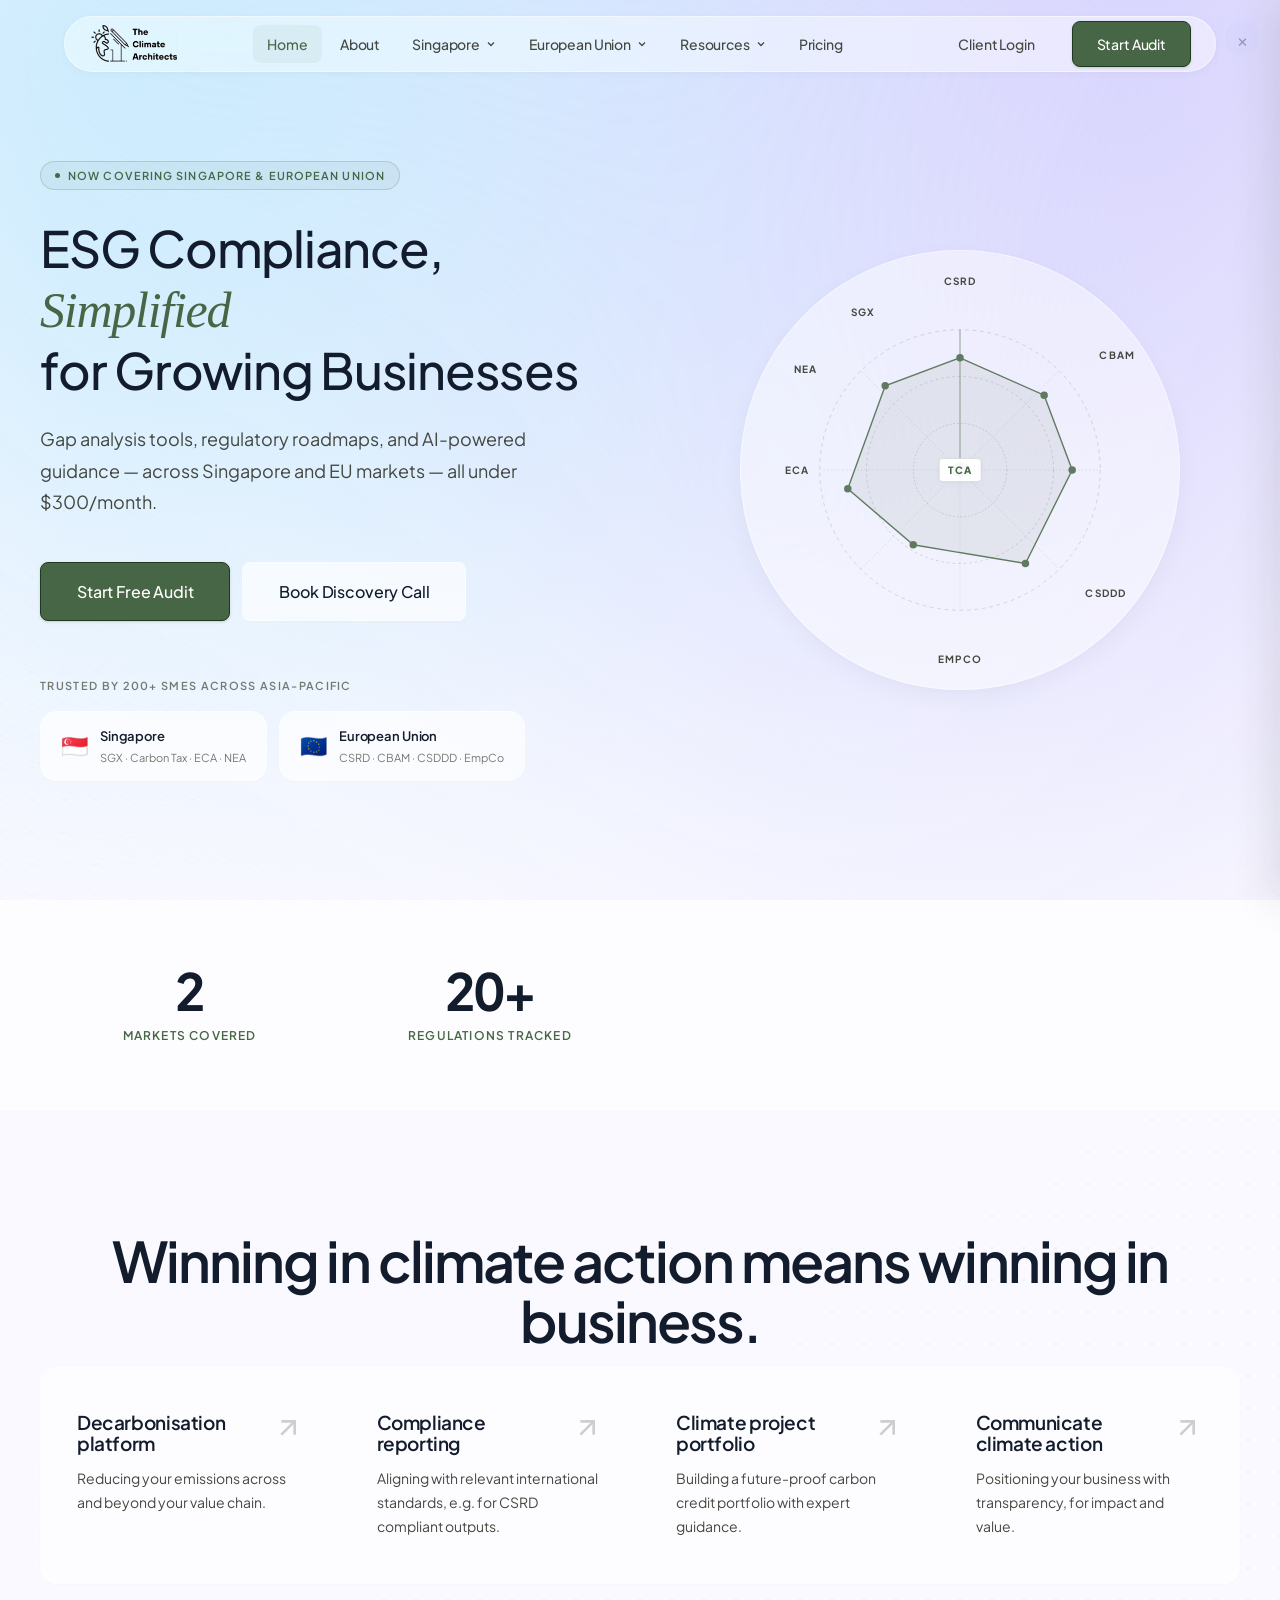
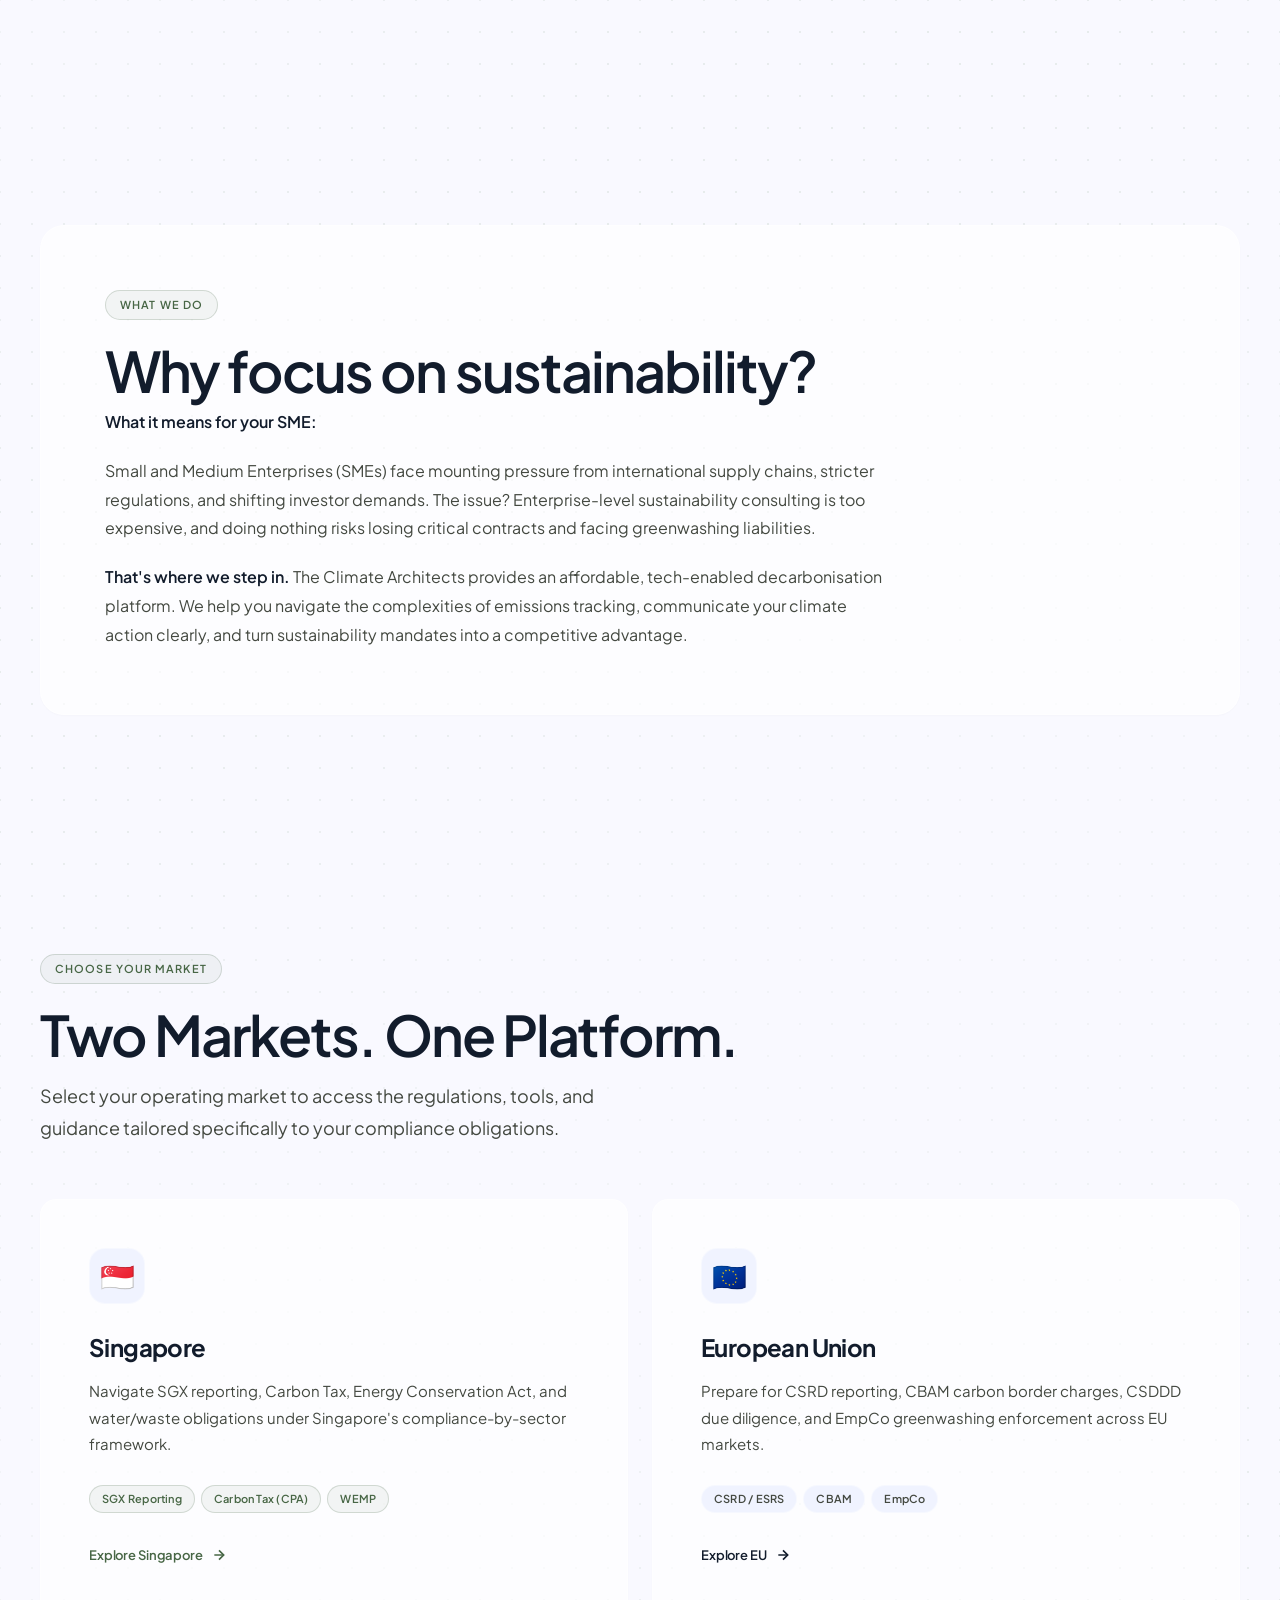
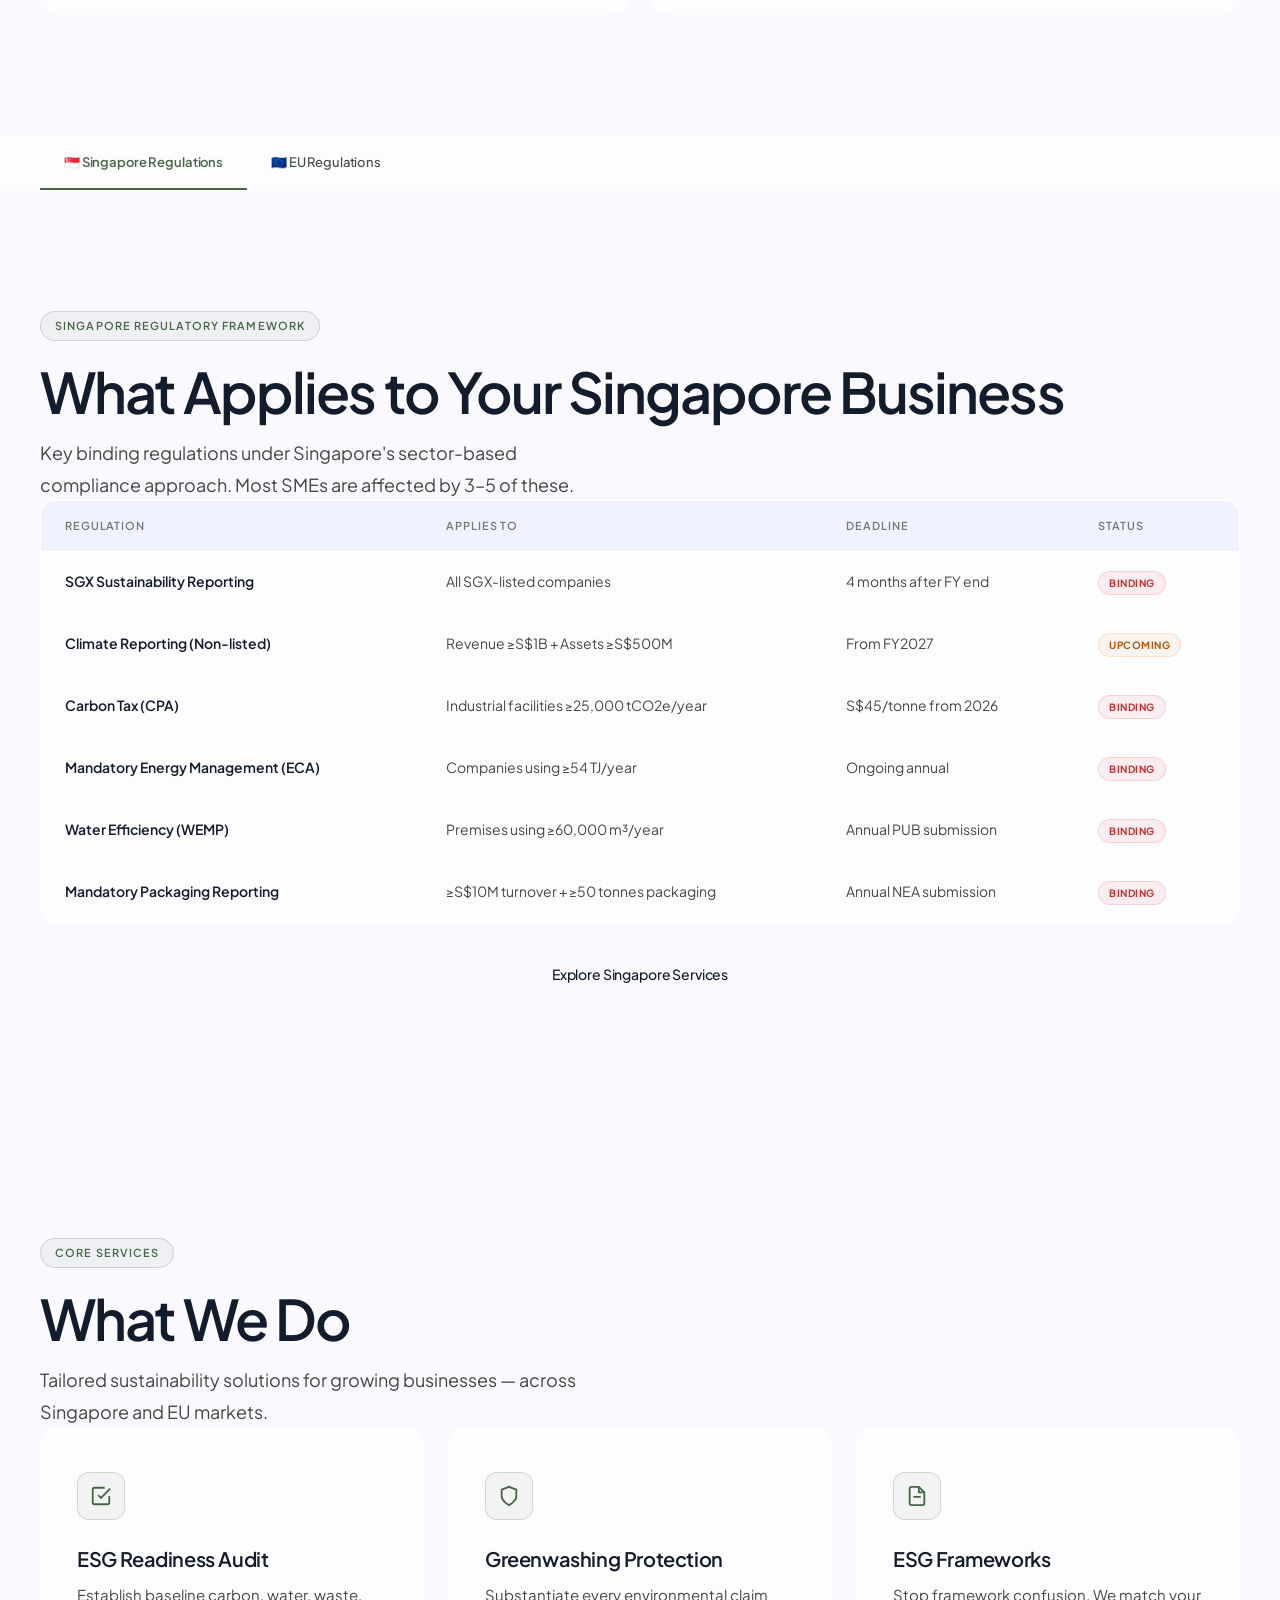
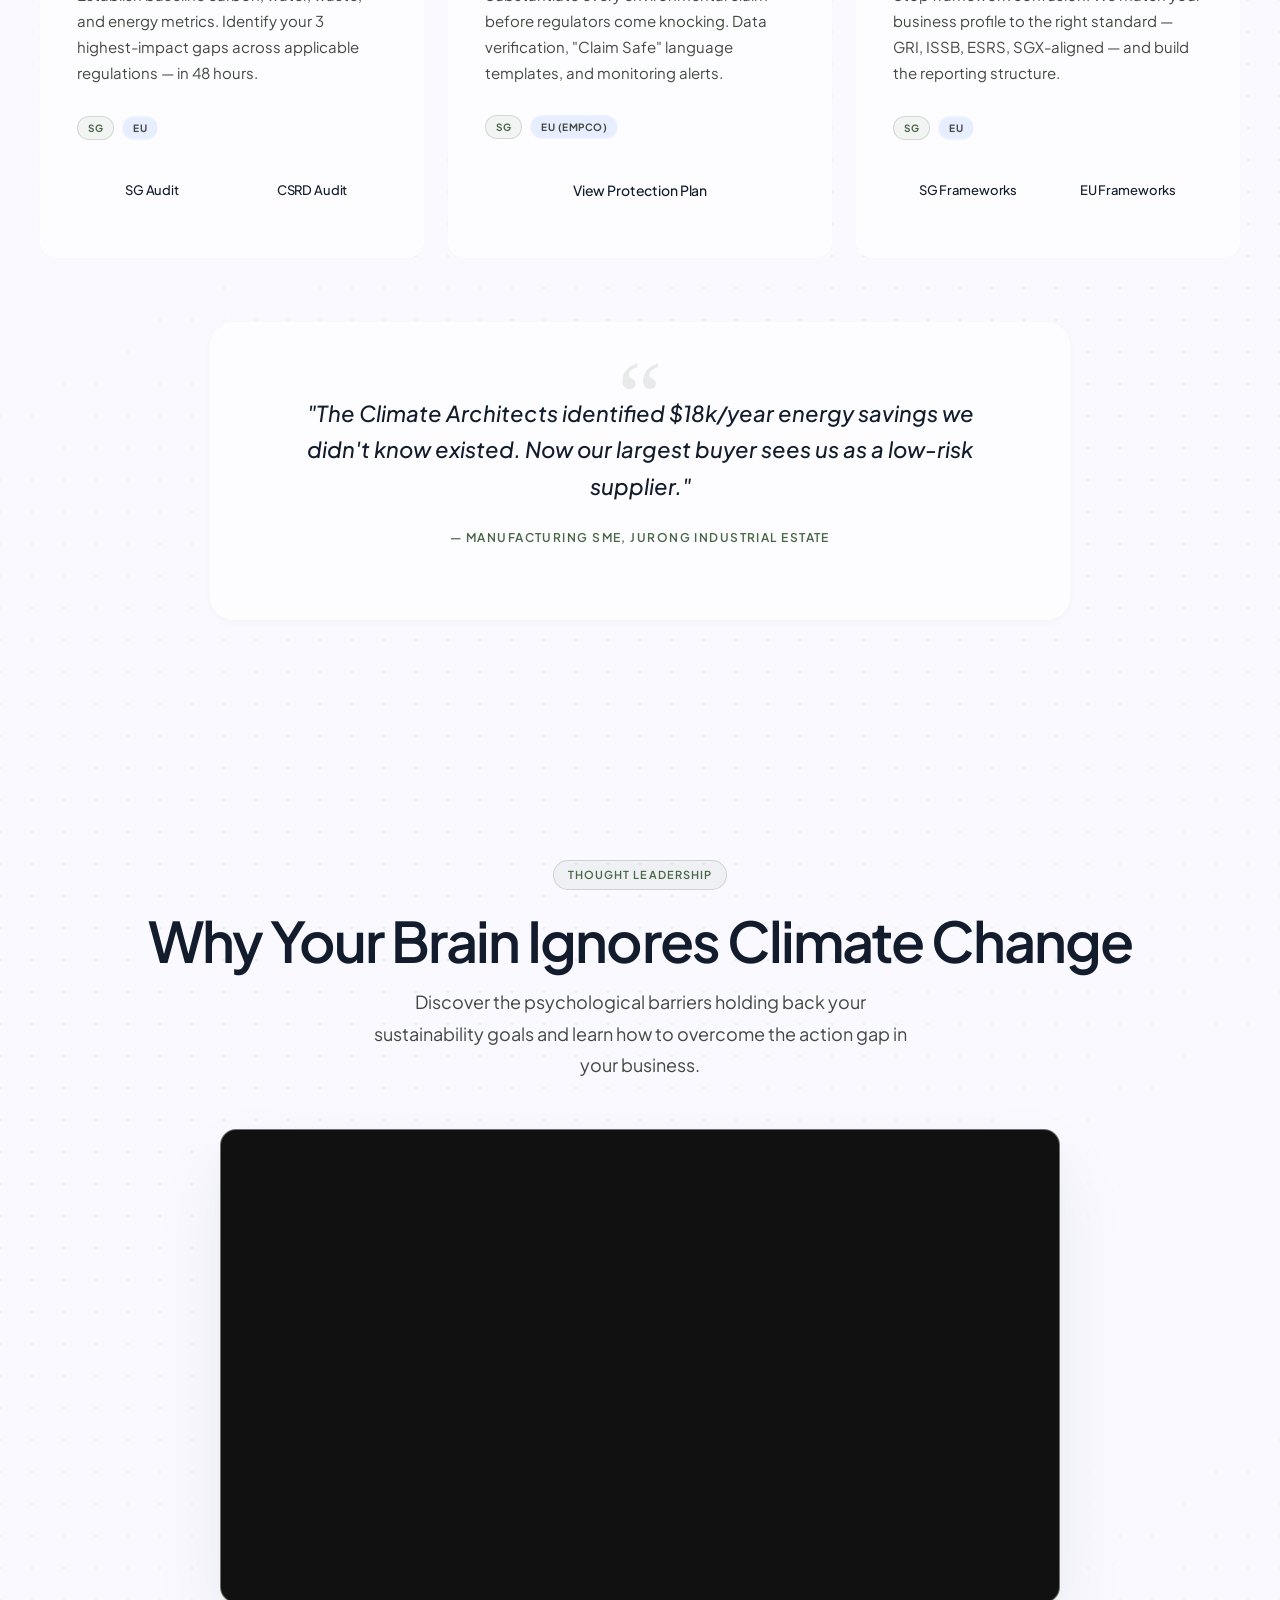
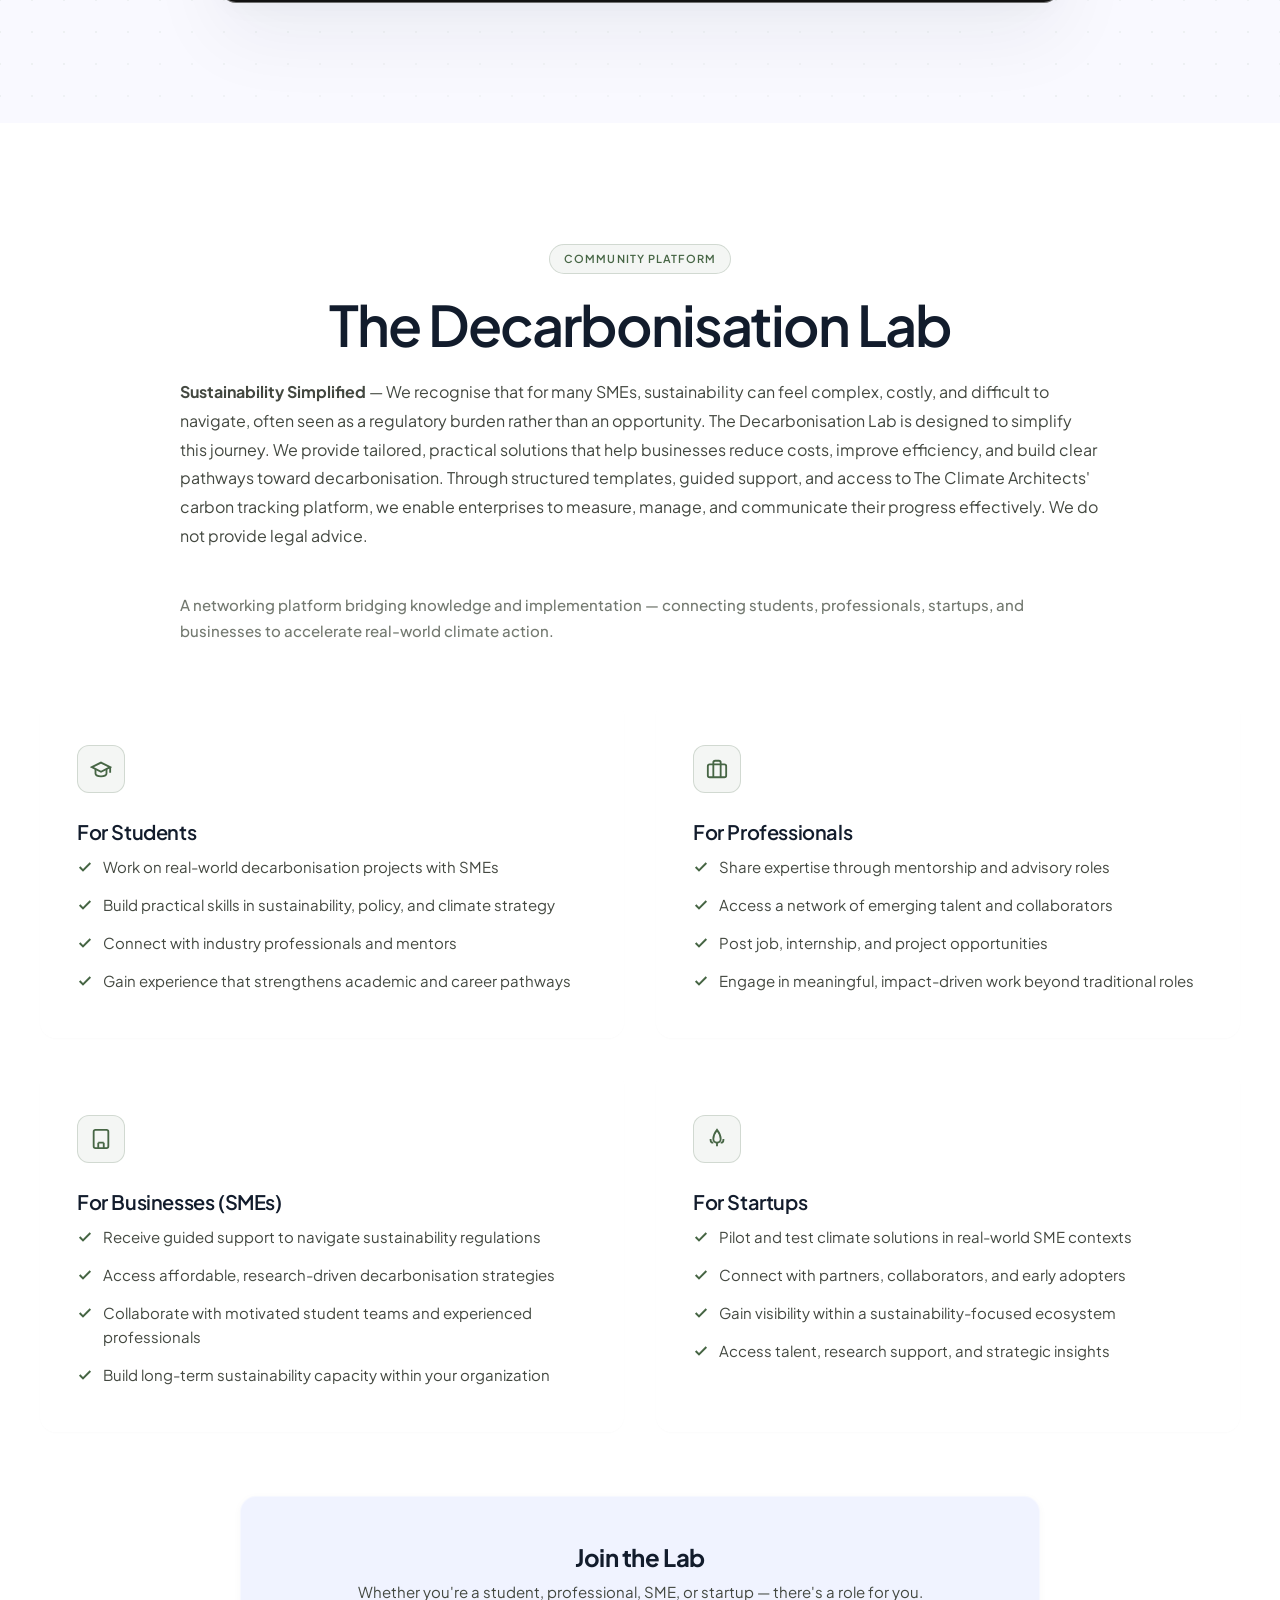
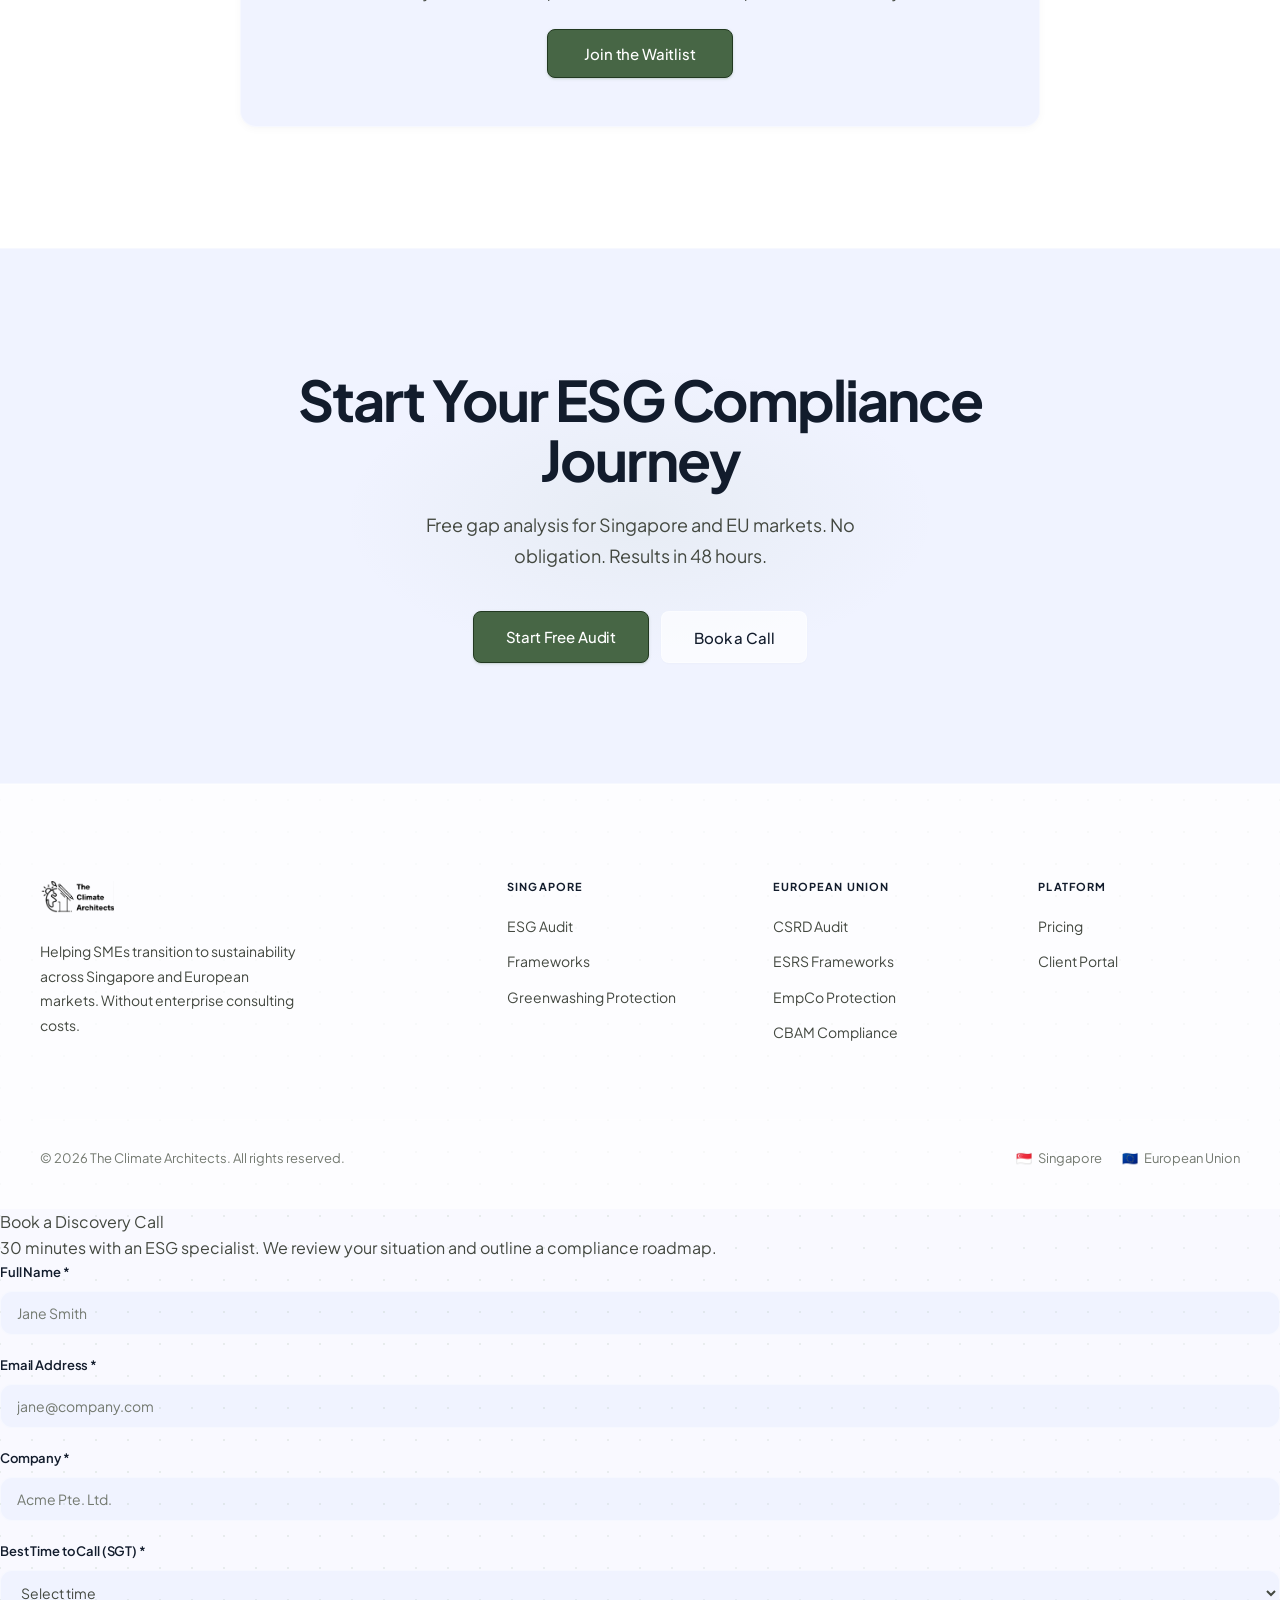
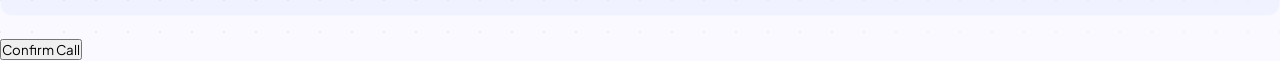
<file: public/index.html>
<!DOCTYPE html>
<html lang="en">
<head>
    <meta charset="UTF-8">
    <meta name="viewport" content="width=device-width, initial-scale=1.0">
    <title>ESG Compliance Platform | The Climate Architects — Singapore & EU</title>
    <meta name="description" content="Affordable ESG readiness audits for Singapore SMEs and EU-facing businesses. Avoid greenwashing liability while meeting supply chain ESG demands.">
    
    <link rel="stylesheet" href="css/theme.css?v=4.2">
    
</head>
<body>

<div id="canvas-container"></div>

<nav id="navbar">
    <div class="nav-container">
        <a href="index.html" class="logo"><img src="logo.png?v=4.2" alt="The Climate Architects Logo"></a>
        <ul class="nav-links">
            <li><a href="index.html" class="active">Home</a></li>
            <li><a href="#about">About</a></li>
            
            <li>
                <button class="nav-parent">
                    Singapore <svg width="12" height="12" viewBox="0 0 24 24" fill="none" stroke="currentColor" stroke-width="2.5"><polyline points="6 9 12 15 18 9"/></svg>
                </button>
                <div class="nav-dropdown">
                    <div class="dropdown-section-label">Singapore Services</div>
                    <a href="audit.html">ESG Readiness Audit <span class="dd-market sg">SG</span></a>
                    <a href="frameworks.html">ESG Frameworks <span class="dd-market sg">SG</span></a>
                    <a href="protection.html">Greenwashing Protection <span class="dd-market sg">SG</span></a>
                </div>
            </li>

            <li>
                <button class="nav-parent">
                    European Union <svg width="12" height="12" viewBox="0 0 24 24" fill="none" stroke="currentColor" stroke-width="2.5"><polyline points="6 9 12 15 18 9"/></svg>
                </button>
                <div class="nav-dropdown">
                    <div class="dropdown-section-label">EU Services</div>
                    <a href="eu-audit.html">CSRD Gap Analysis <span class="dd-market eu">EU</span></a>
                    <a href="eu-frameworks.html">ESRS Frameworks <span class="dd-market eu">EU</span></a>
                    <a href="eu-protection.html">Greenwashing (EmpCo) <span class="dd-market eu">EU</span></a>
                    <a href="eu-cbam.html">CBAM Compliance <span class="dd-market eu">EU</span></a>
                </div>
            </li>
            
            <li>
                <button class="nav-parent">Resources <svg width="12" height="12" viewBox="0 0 24 24" fill="none" stroke="currentColor" stroke-width="2.5"><polyline points="6 9 12 15 18 9"/></svg></button>
                <div class="nav-dropdown">
                    <div class="dropdown-section-label">Knowledge Hub</div>
                    <a href="#decarb-lab">Decarbonisation Lab</a>
                    <a href="resources.html">Templates Library</a>
                </div>
            </li>


            <li><a href="pricing.html">Pricing</a></li>
        </ul>
        <div class="nav-cta">
            
            <a href="dashboard.html" class="btn btn-ghost-login">Client Login</a>
            <a href="dashboard.html" class="btn btn-primary">Start Audit</a>
        </div>
        <button class="mobile-toggle" aria-label="Toggle navigation" aria-expanded="false">
            <span></span>
            <span></span>
            <span></span>
        </button>
    </div>
</nav>

<!-- Mobile Navigation Drawer -->
<div class="mobile-nav-overlay" id="mobileNavOverlay"></div>
<div class="mobile-nav-drawer" id="mobileNavDrawer">
    <ul class="mobile-nav-links">
        <li><a href="index.html">Home</a></li>
        <li><a href="#about">About</a></li>
        <li>
            <button>Singapore <svg width="12" height="12" viewBox="0 0 24 24" fill="none" stroke="currentColor" stroke-width="2.5"><polyline points="6 9 12 15 18 9"/></svg></button>
            <div class="mobile-sub-drawer">
                <a href="audit.html">ESG Readiness Audit</a>
                <a href="frameworks.html">ESG Frameworks</a>
                <a href="protection.html">Greenwashing Protection</a>
            </div>
        </li>
        <li>
            <button>European Union <svg width="12" height="12" viewBox="0 0 24 24" fill="none" stroke="currentColor" stroke-width="2.5"><polyline points="6 9 12 15 18 9"/></svg></button>
            <div class="mobile-sub-drawer">
                <a href="eu-audit.html">CSRD Gap Analysis</a>
                <a href="eu-frameworks.html">ESRS Frameworks</a>
                <a href="eu-protection.html">Greenwashing (EmpCo)</a>
                <a href="eu-cbam.html">CBAM Compliance</a>
            </div>
        </li>
        <li>
            <button>Resources <svg width="12" height="12" viewBox="0 0 24 24" fill="none" stroke="currentColor" stroke-width="2.5"><polyline points="6 9 12 15 18 9"/></svg></button>
            <div class="mobile-sub-drawer">
                <a href="#decarb-lab">Decarbonisation Lab</a>
                <a href="resources.html">Templates Library</a>
            </div>
        </li>

        <li><a href="pricing.html">Pricing</a></li>
    </ul>
</div>


<div class="hero">
    <div class="hero-container">
        <div class="hero-content-box">
            <div class="hero-eyebrow"><span class="hero-eyebrow-dot"></span> Now covering Singapore & European Union</div>
            <h1>ESG Compliance, <em>Simplified</em><br>for Growing Businesses</h1>
            <p class="hero-subheading">Gap analysis tools, regulatory roadmaps, and AI-powered guidance — across Singapore and EU markets — all under $300/month.</p>
            <div class="hero-ctas">
                <a href="dashboard.html" class="btn btn-primary" style="padding:16px 36px;font-size:16px;">Start Free Audit</a>
                <button class="btn btn-secondary" onclick="openModal('bookCall')" style="padding:16px 36px;font-size:16px;">Book Discovery Call</button>
            </div>
            <span class="hero-trust">Trusted by 200+ SMEs across Asia-Pacific</span>
            <div class="hero-markets">
                <a href="#chambers" class="hero-market-btn" onclick="switchChamber('sg')">
                    <span class="hm-flag">🇸🇬</span>
                    <div class="hm-text">
                        <div class="hm-title">Singapore</div>
                        <div class="hm-sub">SGX · Carbon Tax · ECA · NEA</div>
                    </div>
                </a>
                <a href="#chambers" class="hero-market-btn" onclick="switchChamber('eu')">
                    <span class="hm-flag">🇪🇺</span>
                    <div class="hm-text">
                        <div class="hm-title">European Union</div>
                        <div class="hm-sub">CSRD · CBAM · CSDDD · EmpCo</div>
                    </div>
                </a>
            </div>
        </div>
        <!-- Animated Radar Graphic -->
        <div class="hero-graphic" id="hero-graphic">
            <div class="radar-wrapper">
                <svg viewBox="0 0 400 400" fill="none" xmlns="http://www.w3.org/2000/svg" class="radar-svg">
                    <!-- Concentric circles -->
                    <circle class="radar-circle-dashed outer" cx="200" cy="200" fill="none" r="150" stroke="currentColor" stroke-dasharray="4 4" stroke-width="1"></circle>
                    <circle class="radar-circle-dashed middle" cx="200" cy="200" fill="none" r="100" stroke="currentColor" stroke-dasharray="3 3" stroke-width="1"></circle>
                    <circle class="radar-circle-dashed inner" cx="200" cy="200" fill="none" r="50" stroke="currentColor" stroke-dasharray="2 2" stroke-width="1"></circle>
                    
                    <!-- Axes -->
                    <line class="radar-axis" stroke="currentColor" stroke-dasharray="2 2" stroke-width="1" x1="200" x2="200" y1="50" y2="350"></line>
                    <line class="radar-axis" stroke="currentColor" stroke-dasharray="2 2" stroke-width="1" x1="50" x2="350" y1="200" y2="200"></line>
                    <line class="radar-axis" stroke="currentColor" stroke-dasharray="2 2" stroke-width="1" x1="94" x2="306" y1="94" y2="306"></line>
                    <line class="radar-axis" stroke="currentColor" stroke-dasharray="2 2" stroke-width="1" x1="94" x2="306" y1="306" y2="94"></line>
                    
                    <!-- Radar Sweep Line -->
                    <line class="radar-sweep" x1="200" y1="200" x2="200" y2="50" stroke="currentColor" stroke-width="1.5" opacity="0.45"></line>
                    
                    <!-- Polygon -->
                    <polygon class="radar-polygon" fill="rgba(71, 102, 69, 0.1)" points="200,80 290,120 320,200 270,300 150,280 80,220 120,110" stroke="currentColor" stroke-width="1.5"></polygon>
                    
                    <!-- Nodes -->
                    <circle class="radar-dot" cx="200" cy="80" fill="currentColor" r="4"></circle>
                    <circle class="radar-dot" cx="290" cy="120" fill="currentColor" r="4"></circle>
                    <circle class="radar-dot" cx="320" cy="200" fill="currentColor" r="4"></circle>
                    <circle class="radar-dot" cx="270" cy="300" fill="currentColor" r="4"></circle>
                    <circle class="radar-dot" cx="150" cy="280" fill="currentColor" r="4"></circle>
                    <circle class="radar-dot" cx="80" cy="220" fill="currentColor" r="4"></circle>
                    <circle class="radar-dot" cx="120" cy="110" fill="currentColor" r="4"></circle>
                    
                    <!-- Center Node -->
                    <circle cx="200" cy="200" fill="currentColor" r="8"></circle>
                </svg>
                
                <!-- Absolute positioned HTML labels overlaying the glass panel -->
                <span class="radar-label label-csrd">CSRD</span>
                <span class="radar-label label-cbam">CBAM</span>
                <span class="radar-label label-csddd">CSDDD</span>
                <span class="radar-label label-empco">EmpCo</span>
                <span class="radar-label label-eca">ECA</span>
                <span class="radar-label label-nea">NEA</span>
                <span class="radar-label label-sgx">SGX</span>
                <span class="radar-label label-tca">TCA</span>
            </div>
        </div>
    </div>
</div>

<div class="stats-strip">
    <div class="stats-inner">
        <div class="stat-item reveal"><div class="stat-num" data-count="2">2</div><div class="stat-label">Markets Covered</div></div>
        <div class="stat-item reveal delay-1"><div class="stat-num" data-count="20+">20+</div><div class="stat-label">Regulations Tracked</div></div>
    </div>
</div>

<section id="solutions">
    <div class="section-container">
        <h2 class="section-title reveal" style="text-align: center;">Winning in climate action means winning in business.</h2>
        <div class="action-grid reveal stagger-children">
            <div class="action-card">
                <h3>Decarbonisation platform</h3>
                <p>Reducing your emissions across and beyond your value chain.</p>
                <svg class="action-arrow" width="32" height="32" viewBox="0 0 24 24" fill="none" stroke="currentColor" stroke-width="2"><line x1="7" y1="17" x2="17" y2="7"></line><polyline points="7 7 17 7 17 17"></polyline></svg>
            </div>
            <div class="action-card">
                <h3>Compliance reporting</h3>
                <p>Aligning with relevant international standards, e.g. for CSRD compliant outputs.</p>
                <svg class="action-arrow" width="32" height="32" viewBox="0 0 24 24" fill="none" stroke="currentColor" stroke-width="2"><line x1="7" y1="17" x2="17" y2="7"></line><polyline points="7 7 17 7 17 17"></polyline></svg>
            </div>
            <div class="action-card">
                <h3>Climate project portfolio</h3>
                <p>Building a future-proof carbon credit portfolio with expert guidance.</p>
                <svg class="action-arrow" width="32" height="32" viewBox="0 0 24 24" fill="none" stroke="currentColor" stroke-width="2"><line x1="7" y1="17" x2="17" y2="7"></line><polyline points="7 7 17 7 17 17"></polyline></svg>
            </div>
            <div class="action-card">
                <h3>Communicate climate action</h3>
                <p>Positioning your business with transparency, for impact and value.</p>
                <svg class="action-arrow" width="32" height="32" viewBox="0 0 24 24" fill="none" stroke="currentColor" stroke-width="2"><line x1="7" y1="17" x2="17" y2="7"></line><polyline points="7 7 17 7 17 17"></polyline></svg>
            </div>
        </div>
    </div>
</section>

<section id="about">
    <div class="section-container reveal">
        <div class="sme-box">
            <div class="section-eyebrow">What We Do</div>
            <h2 class="section-title">Why focus on sustainability?</h2>
            <p style="font-weight: 600; margin-bottom: 20px; color: var(--color-text); font-size: 16px;">What it means for your SME:</p>
            <p>
                Small and Medium Enterprises (SMEs) face mounting pressure from international supply chains, stricter regulations, and shifting investor demands. The issue? Enterprise-level sustainability consulting is too expensive, and doing nothing risks losing critical contracts and facing greenwashing liabilities.
            </p>
            <p>
                <strong>That's where we step in.</strong> The Climate Architects provides an affordable, tech-enabled decarbonisation platform. We help you navigate the complexities of emissions tracking, communicate your climate action clearly, and turn sustainability mandates into a competitive advantage.
            </p>
        </div>
    </div>
</section>

<section id="chambers">
    <div class="section-container">
        <div class="reveal" style="margin-bottom: 56px;">
            <div class="section-eyebrow">Choose Your Market</div>
            <h2 class="section-title">Two Markets. One Platform.</h2>
            <p class="section-subtitle">Select your operating market to access the regulations, tools, and guidance tailored specifically to your compliance obligations.</p>
        </div>
        <div class="chamber-cards reveal">
            <a href="audit.html" class="chamber-card sg">
                <span class="cc-flag">🇸🇬</span>
                <div class="cc-title">Singapore</div>
                <p class="cc-desc">Navigate SGX reporting, Carbon Tax, Energy Conservation Act, and water/waste obligations under Singapore's compliance-by-sector framework.</p>
                <div class="cc-regs">
                    <span class="cc-reg-tag">SGX Reporting</span>
                    <span class="cc-reg-tag">Carbon Tax (CPA)</span>
                    <span class="cc-reg-tag">WEMP</span>
                </div>
                <div class="cc-arrow">Explore Singapore <svg width="16" height="16" viewBox="0 0 24 24" fill="none" stroke="currentColor" stroke-width="2.5"><line x1="5" y1="12" x2="19" y2="12"/><polyline points="12 5 19 12 12 19"/></svg></div>
            </a>
            <a href="eu-audit.html" class="chamber-card eu">
                <span class="cc-flag">🇪🇺</span>
                <div class="cc-title">European Union</div>
                <p class="cc-desc">Prepare for CSRD reporting, CBAM carbon border charges, CSDDD due diligence, and EmpCo greenwashing enforcement across EU markets.</p>
                <div class="cc-regs">
                    <span class="cc-reg-tag">CSRD / ESRS</span>
                    <span class="cc-reg-tag">CBAM</span>
                    <span class="cc-reg-tag">EmpCo</span>
                </div>
                <div class="cc-arrow">Explore EU <svg width="16" height="16" viewBox="0 0 24 24" fill="none" stroke="currentColor" stroke-width="2.5"><line x1="5" y1="12" x2="19" y2="12"/><polyline points="12 5 19 12 12 19"/></svg></div>
            </a>
        </div>
    </div>
</section>

<div id="regulations-preview">
    <div class="chambers-strip">
        <div class="cs-inner">
            <button class="cs-tab active" id="tab-sg" onclick="switchChamber('sg')">🇸🇬 Singapore Regulations</button>
            <button class="cs-tab" id="tab-eu" onclick="switchChamber('eu')">🇪🇺 EU Regulations</button>
        </div>
    </div>

    <div class="chamber-content active" id="chamber-sg">
        <section>
            <div class="section-container">
                <div class="reveal">
                    <div class="section-eyebrow">Singapore Regulatory Framework</div>
                    <h2 class="section-title">What Applies to Your Singapore Business</h2>
                    <p class="section-subtitle">Key binding regulations under Singapore's sector-based compliance approach. Most SMEs are affected by 3–5 of these.</p>
                </div>
                <div class="reg-table-wrap reveal">
                    <table class="reg-table">
                        <thead>
                            <tr><th>Regulation</th><th>Applies To</th><th>Deadline</th><th>Status</th></tr>
                        </thead>
                        <tbody>
                            <tr>
                                <td>SGX Sustainability Reporting</td>
                                <td>All SGX-listed companies</td>
                                <td>4 months after FY end</td>
                                <td><span class="reg-badge rb-binding">Binding</span></td>
                            </tr>
                            <tr>
                                <td>Climate Reporting (Non-listed)</td>
                                <td>Revenue ≥S$1B + Assets ≥S$500M</td>
                                <td>From FY2027</td>
                                <td><span class="reg-badge rb-upcoming">Upcoming</span></td>
                            </tr>
                            <tr>
                                <td>Carbon Tax (CPA)</td>
                                <td>Industrial facilities ≥25,000 tCO2e/year</td>
                                <td>S$45/tonne from 2026</td>
                                <td><span class="reg-badge rb-binding">Binding</span></td>
                            </tr>
                            <tr>
                                <td>Mandatory Energy Management (ECA)</td>
                                <td>Companies using ≥54 TJ/year</td>
                                <td>Ongoing annual</td>
                                <td><span class="reg-badge rb-binding">Binding</span></td>
                            </tr>
                            <tr>
                                <td>Water Efficiency (WEMP)</td>
                                <td>Premises using ≥60,000 m³/year</td>
                                <td>Annual PUB submission</td>
                                <td><span class="reg-badge rb-binding">Binding</span></td>
                            </tr>
                            <tr>
                                <td>Mandatory Packaging Reporting</td>
                                <td>≥S$10M turnover + ≥50 tonnes packaging</td>
                                <td>Annual NEA submission</td>
                                <td><span class="reg-badge rb-binding">Binding</span></td>
                            </tr>
                        </tbody>
                    </table>
                </div>
                <div style="text-align:center; margin-top: 24px;">
                    <a href="audit.html" class="btn btn-outline">Explore Singapore Services</a>
                </div>
            </div>
        </section>
    </div>

    <div class="chamber-content" id="chamber-eu">
        <section>
            <div class="section-container">
                <div class="reveal">
                    <div class="section-eyebrow">EU Regulatory Framework</div>
                    <h2 class="section-title">What Applies to Your EU-Facing Business</h2>
                    <p class="section-subtitle">The EU's compliance-by-design framework — stricter, broader scope, with substantial financial penalties for non-compliance.</p>
                </div>
                <div class="reg-table-wrap reveal">
                    <table class="reg-table">
                        <thead>
                            <tr><th>Regulation</th><th>Threshold / Scope</th><th>Key Deadline</th><th>Status</th></tr>
                        </thead>
                        <tbody>
                            <tr>
                                <td>CSRD — Corporate Sustainability Reporting</td>
                                <td>&gt;1,000 employees + &gt;€450M turnover</td>
                                <td>FY2027 data (report 2028)</td>
                                <td><span class="reg-badge rb-binding">Binding</span></td>
                            </tr>
                            <tr>
                                <td>CBAM — Carbon Border Adjustment</td>
                                <td>Importers of steel, cement, aluminium, fertilizers, electricity, hydrogen</td>
                                <td>ACD by 31 Mar 2026</td>
                                <td><span class="reg-badge rb-active">Active Now</span></td>
                            </tr>
                            <tr>
                                <td>EmpCo — Greenwashing Prohibition</td>
                                <td>All companies marketing to EU consumers</td>
                                <td>Enforcement Sept 27, 2026</td>
                                <td><span class="reg-badge rb-upcoming">Upcoming</span></td>
                            </tr>
                            <tr>
                                <td>CSDDD — Due Diligence Directive</td>
                                <td>&gt;5,000 employees + &gt;€1.5B turnover</td>
                                <td>Phase 1: July 2029</td>
                                <td><span class="reg-badge rb-upcoming">Upcoming</span></td>
                            </tr>
                            <tr>
                                <td>ESPR — Ecodesign (unsold goods ban)</td>
                                <td>Textiles, footwear, electronics producers</td>
                                <td>July 19, 2026</td>
                                <td><span class="reg-badge rb-upcoming">Upcoming</span></td>
                            </tr>
                            <tr>
                                <td>Pay Transparency Directive</td>
                                <td>All employers in EU member states</td>
                                <td>National laws from June 7, 2026</td>
                                <td><span class="reg-badge rb-upcoming">Upcoming</span></td>
                            </tr>
                        </tbody>
                    </table>
                </div>
                <div style="text-align:center; margin-top: 24px;">
                    <a href="eu-audit.html" class="btn btn-outline">Explore EU Services</a>
                </div>
            </div>
        </section>
    </div>
</div>

<section id="core-services">
    <div class="section-container">
        <div class="reveal">
            <div class="section-eyebrow">Core Services</div>
            <h2 class="section-title">What We Do</h2>
            <p class="section-subtitle">Tailored sustainability solutions for growing businesses — across Singapore and EU markets.</p>
        </div>
        <div class="value-props stagger-children">
            <div class="value-card reveal delay-1">
                <div class="value-icon"><svg viewBox="0 0 24 24" fill="none" stroke="currentColor" stroke-width="2"><path d="M9 11l3 3L22 4"/><path d="M21 12v7a2 2 0 01-2 2H5a2 2 0 01-2-2V5a2 2 0 012-2h11"/></svg></div>
                <h3>ESG Readiness Audit</h3>
                <p>Establish baseline carbon, water, waste, and energy metrics. Identify your 3 highest-impact gaps across applicable regulations — in 48 hours.</p>
                <div style="display:flex; gap:8px; margin-bottom: 28px;">
                    <span class="badge-sg">SG</span>
                    <span class="badge-eu">EU</span>
                </div>
                <div style="display:flex;gap:10px;margin-top:auto;">
                    <a href="audit.html" class="btn btn-outline" style="flex:1;justify-content:center;font-size:13px;">SG Audit</a>
                    <a href="eu-audit.html" class="btn btn-outline" style="flex:1;justify-content:center;font-size:13px;">CSRD Audit</a>
                </div>
            </div>
            <div class="value-card reveal delay-2">
                <div class="value-icon"><svg viewBox="0 0 24 24" fill="none" stroke="currentColor" stroke-width="2"><path d="M12 22s8-4 8-10V5l-8-3-8 3v7c0 6 8 10 8 10z"/></svg></div>
                <h3>Greenwashing Protection</h3>
                <p>Substantiate every environmental claim before regulators come knocking. Data verification, "Claim Safe" language templates, and monitoring alerts.</p>
                <div style="display:flex; gap:8px; margin-bottom: 28px;">
                    <span class="badge-sg">SG</span>
                    <span class="badge-eu">EU (EmpCo)</span>
                </div>
                <a href="protection.html" class="btn btn-outline" style="width:100%;justify-content:center;margin-top:auto;">View Protection Plan</a>
            </div>
            <div class="value-card reveal delay-3">
                <div class="value-icon"><svg viewBox="0 0 24 24" fill="none" stroke="currentColor" stroke-width="2"><path d="M14 2H6a2 2 0 00-2 2v16a2 2 0 002 2h12a2 2 0 002-2V8z"/><polyline points="14 2 14 8 20 8"/><line x1="16" y1="13" x2="8" y2="13"/></svg></div>
                <h3>ESG Frameworks</h3>
                <p>Stop framework confusion. We match your business profile to the right standard — GRI, ISSB, ESRS, SGX-aligned — and build the reporting structure.</p>
                <div style="display:flex; gap:8px; margin-bottom: 28px;">
                    <span class="badge-sg">SG</span>
                    <span class="badge-eu">EU</span>
                </div>
                <div style="display:flex;gap:10px;margin-top:auto;">
                    <a href="frameworks.html" class="btn btn-outline" style="flex:1;justify-content:center;font-size:13px;">SG Frameworks</a>
                    <a href="eu-frameworks.html" class="btn btn-outline" style="flex:1;justify-content:center;font-size:13px;">EU Frameworks</a>
                </div>
            </div>
        </div>

        <div class="testimonial-modern reveal">
            <p>"The Climate Architects identified $18k/year energy savings we didn't know existed. Now our largest buyer sees us as a low-risk supplier."</p>
            <span>— Manufacturing SME, Jurong Industrial Estate</span>
        </div>
    </div>
</section>

<section id="thought-leadership">
    <div class="section-container reveal">
        <div style="text-align:center; margin-bottom: 48px;">
            <div class="section-eyebrow">Thought Leadership</div>
            <h2 class="section-title">Why Your Brain Ignores Climate Change</h2>
            <p class="section-subtitle" style="margin: 0 auto;">Discover the psychological barriers holding back your sustainability goals and learn how to overcome the action gap in your business.</p>
        </div>
        <div style="max-width: 840px; margin: 0 auto;">
            <div class="video-wrapper" id="video-container">
                <iframe 
                    id="yt-iframe"
                    src="https://www.youtube.com/embed/C4Uwn8BF388?rel=0&modestbranding=1&enablejsapi=1" 
                    title="Why Your Brain Ignores Climate Change" 
                    allow="accelerometer; autoplay; clipboard-write; encrypted-media; gyroscope; picture-in-picture; web-share" 
                    allowfullscreen
                    style="position:absolute;top:0;left:0;width:100%;height:100%;border:0;"
                    onerror="showVideoFallback()">
                </iframe>
            </div>
            <div id="video-fallback" style="display:none; background:rgba(20,20,25,0.8); border: 1px solid var(--panel-border); backdrop-filter: blur(10px); border-radius:var(--radius-lg); padding:64px 32px; text-align:center;">
                <div style="font-size:56px; margin-bottom:24px;">▶</div>
                <p style="color:var(--color-white); font-size:20px; font-weight:800; margin-bottom:12px;">Why Your Brain Ignores Climate Change</p>
                <p style="color:var(--color-text-mid); font-size:15px; margin-bottom:32px;">Video embedding is restricted — watch directly on YouTube</p>
                <a href="https://www.youtube.com/watch?v=C4Uwn8BF388" target="_blank" class="btn btn-primary">
                    Watch on YouTube →
                </a>
            </div>
        </div>
        <script>
            window.addEventListener('message', function(e) {
                if (e.data && typeof e.data === 'string') {
                    try {
                        const d = JSON.parse(e.data);
                        if (d.event === 'onError') showVideoFallback();
                    } catch(err) {}
                }
            });
            function showVideoFallback() {
                document.querySelector('.video-wrapper').style.display = 'none';
                document.getElementById('video-fallback').style.display = 'block';
            }
            if (window.location.protocol === 'file:') {
                setTimeout(showVideoFallback, 800);
            }
        </script>
    </div>
</section>

<section id="decarb-lab" style="background: #ffffff; border-top: 1px solid var(--color-border); border-bottom: 1px solid var(--color-border);">
    <div class="section-container reveal">
        <div style="text-align: center; margin-bottom: 56px;">
            <div class="section-eyebrow">Community Platform</div>
            <h2 class="section-title">The Decarbonisation Lab</h2>
            <p class="section-subtitle" style="margin: 24px auto 20px; max-width: 920px; text-align: left; font-size: 16px; line-height: 1.8; color: var(--color-text-mid);">
                <strong>Sustainability Simplified</strong> — We recognise that for many SMEs, sustainability can feel complex, costly, and difficult to navigate, often seen as a regulatory burden rather than an opportunity. The Decarbonisation Lab is designed to simplify this journey. We provide tailored, practical solutions that help businesses reduce costs, improve efficiency, and build clear pathways toward decarbonisation. Through structured templates, guided support, and access to The Climate Architects' carbon tracking platform, we enable enterprises to measure, manage, and communicate their progress effectively. We do not provide legal advice.
            </p>
            <p style="font-size: 15px; color: var(--color-text-muted); font-weight: 500; max-width: 920px; margin: 0 auto; text-align: left; border-top: 1px solid var(--color-border); padding-top: 20px;">
                A networking platform bridging knowledge and implementation — connecting students, professionals, startups, and businesses to accelerate real-world climate action.
            </p>
        </div>

        <div class="value-props stagger-children" style="grid-template-columns: repeat(auto-fit, minmax(400px, 1fr)); gap: 32px; margin-bottom: 64px;">
            <!-- Card 1 — For Students -->
            <div class="value-card reveal">
                <div class="value-icon">
                    <svg viewBox="0 0 24 24" fill="none" stroke="currentColor" stroke-width="2">
                        <path d="M22 10v6M2 10l10-5 10 5-10 5z"/>
                        <path d="M6 12v5c0 2 2.5 3 6 3s6-1 6-3v-5"/>
                    </svg>
                </div>
                <h3>For Students</h3>
                <ul style="list-style: none; padding: 0; margin: 0; display: flex; flex-direction: column; gap: 14px; font-size: 15px; color: var(--color-text-mid);">
                    <li style="display: flex; align-items: flex-start; gap: 10px;">
                        <svg width="16" height="16" viewBox="0 0 24 24" fill="none" stroke="var(--color-primary)" stroke-width="3" style="margin-top: 4px; flex-shrink: 0;"><polyline points="20 6 9 17 4 12"/></svg>
                        <span>Work on real-world decarbonisation projects with SMEs</span>
                    </li>
                    <li style="display: flex; align-items: flex-start; gap: 10px;">
                        <svg width="16" height="16" viewBox="0 0 24 24" fill="none" stroke="var(--color-primary)" stroke-width="3" style="margin-top: 4px; flex-shrink: 0;"><polyline points="20 6 9 17 4 12"/></svg>
                        <span>Build practical skills in sustainability, policy, and climate strategy</span>
                    </li>
                    <li style="display: flex; align-items: flex-start; gap: 10px;">
                        <svg width="16" height="16" viewBox="0 0 24 24" fill="none" stroke="var(--color-primary)" stroke-width="3" style="margin-top: 4px; flex-shrink: 0;"><polyline points="20 6 9 17 4 12"/></svg>
                        <span>Connect with industry professionals and mentors</span>
                    </li>
                    <li style="display: flex; align-items: flex-start; gap: 10px;">
                        <svg width="16" height="16" viewBox="0 0 24 24" fill="none" stroke="var(--color-primary)" stroke-width="3" style="margin-top: 4px; flex-shrink: 0;"><polyline points="20 6 9 17 4 12"/></svg>
                        <span>Gain experience that strengthens academic and career pathways</span>
                    </li>
                </ul>
            </div>

            <!-- Card 2 — For Professionals -->
            <div class="value-card reveal">
                <div class="value-icon">
                    <svg viewBox="0 0 24 24" fill="none" stroke="currentColor" stroke-width="2">
                        <rect x="2" y="7" width="20" height="14" rx="2" ry="2"/>
                        <path d="M16 21V5a2 2 0 0 0-2-2h-4a2 2 0 0 0-2 2v16"/>
                    </svg>
                </div>
                <h3>For Professionals</h3>
                <ul style="list-style: none; padding: 0; margin: 0; display: flex; flex-direction: column; gap: 14px; font-size: 15px; color: var(--color-text-mid);">
                    <li style="display: flex; align-items: flex-start; gap: 10px;">
                        <svg width="16" height="16" viewBox="0 0 24 24" fill="none" stroke="var(--color-primary)" stroke-width="3" style="margin-top: 4px; flex-shrink: 0;"><polyline points="20 6 9 17 4 12"/></svg>
                        <span>Share expertise through mentorship and advisory roles</span>
                    </li>
                    <li style="display: flex; align-items: flex-start; gap: 10px;">
                        <svg width="16" height="16" viewBox="0 0 24 24" fill="none" stroke="var(--color-primary)" stroke-width="3" style="margin-top: 4px; flex-shrink: 0;"><polyline points="20 6 9 17 4 12"/></svg>
                        <span>Access a network of emerging talent and collaborators</span>
                    </li>
                    <li style="display: flex; align-items: flex-start; gap: 10px;">
                        <svg width="16" height="16" viewBox="0 0 24 24" fill="none" stroke="var(--color-primary)" stroke-width="3" style="margin-top: 4px; flex-shrink: 0;"><polyline points="20 6 9 17 4 12"/></svg>
                        <span>Post job, internship, and project opportunities</span>
                    </li>
                    <li style="display: flex; align-items: flex-start; gap: 10px;">
                        <svg width="16" height="16" viewBox="0 0 24 24" fill="none" stroke="var(--color-primary)" stroke-width="3" style="margin-top: 4px; flex-shrink: 0;"><polyline points="20 6 9 17 4 12"/></svg>
                        <span>Engage in meaningful, impact-driven work beyond traditional roles</span>
                    </li>
                </ul>
            </div>

            <!-- Card 3 — For Businesses (SMEs) -->
            <div class="value-card reveal">
                <div class="value-icon">
                    <svg viewBox="0 0 24 24" fill="none" stroke="currentColor" stroke-width="2">
                        <rect x="4" y="2" width="16" height="20" rx="2" ry="2"/>
                        <line x1="9" y1="22" x2="9" y2="16"/>
                        <line x1="15" y1="22" x2="15" y2="16"/>
                        <line x1="9" y1="16" x2="15" y2="16"/>
                        <path d="M8 6h.01M16 6h.01M8 10h.01M16 10h.01M12 6h.01M12 10h.01"/>
                    </svg>
                </div>
                <h3>For Businesses (SMEs)</h3>
                <ul style="list-style: none; padding: 0; margin: 0; display: flex; flex-direction: column; gap: 14px; font-size: 15px; color: var(--color-text-mid);">
                    <li style="display: flex; align-items: flex-start; gap: 10px;">
                        <svg width="16" height="16" viewBox="0 0 24 24" fill="none" stroke="var(--color-primary)" stroke-width="3" style="margin-top: 4px; flex-shrink: 0;"><polyline points="20 6 9 17 4 12"/></svg>
                        <span>Receive guided support to navigate sustainability regulations</span>
                    </li>
                    <li style="display: flex; align-items: flex-start; gap: 10px;">
                        <svg width="16" height="16" viewBox="0 0 24 24" fill="none" stroke="var(--color-primary)" stroke-width="3" style="margin-top: 4px; flex-shrink: 0;"><polyline points="20 6 9 17 4 12"/></svg>
                        <span>Access affordable, research-driven decarbonisation strategies</span>
                    </li>
                    <li style="display: flex; align-items: flex-start; gap: 10px;">
                        <svg width="16" height="16" viewBox="0 0 24 24" fill="none" stroke="var(--color-primary)" stroke-width="3" style="margin-top: 4px; flex-shrink: 0;"><polyline points="20 6 9 17 4 12"/></svg>
                        <span>Collaborate with motivated student teams and experienced professionals</span>
                    </li>
                    <li style="display: flex; align-items: flex-start; gap: 10px;">
                        <svg width="16" height="16" viewBox="0 0 24 24" fill="none" stroke="var(--color-primary)" stroke-width="3" style="margin-top: 4px; flex-shrink: 0;"><polyline points="20 6 9 17 4 12"/></svg>
                        <span>Build long-term sustainability capacity within your organization</span>
                    </li>
                </ul>
            </div>

            <!-- Card 4 — For Startups -->
            <div class="value-card reveal">
                <div class="value-icon">
                    <svg viewBox="0 0 24 24" fill="none" stroke="currentColor" stroke-width="2">
                        <path d="M12 2S8 7 8 12c0 2.2 1.8 4 4 4s4-1.8 4-4c0-5-4-10-4-10z"/>
                        <path d="M12 16v4"/>
                        <path d="M8 16c-1.7 0-3-1.3-3-3v-1"/>
                        <path d="M16 16c1.7 0 3-1.3 3-3v-1"/>
                    </svg>
                </div>
                <h3>For Startups</h3>
                <ul style="list-style: none; padding: 0; margin: 0; display: flex; flex-direction: column; gap: 14px; font-size: 15px; color: var(--color-text-mid);">
                    <li style="display: flex; align-items: flex-start; gap: 10px;">
                        <svg width="16" height="16" viewBox="0 0 24 24" fill="none" stroke="var(--color-primary)" stroke-width="3" style="margin-top: 4px; flex-shrink: 0;"><polyline points="20 6 9 17 4 12"/></svg>
                        <span>Pilot and test climate solutions in real-world SME contexts</span>
                    </li>
                    <li style="display: flex; align-items: flex-start; gap: 10px;">
                        <svg width="16" height="16" viewBox="0 0 24 24" fill="none" stroke="var(--color-primary)" stroke-width="3" style="margin-top: 4px; flex-shrink: 0;"><polyline points="20 6 9 17 4 12"/></svg>
                        <span>Connect with partners, collaborators, and early adopters</span>
                    </li>
                    <li style="display: flex; align-items: flex-start; gap: 10px;">
                        <svg width="16" height="16" viewBox="0 0 24 24" fill="none" stroke="var(--color-primary)" stroke-width="3" style="margin-top: 4px; flex-shrink: 0;"><polyline points="20 6 9 17 4 12"/></svg>
                        <span>Gain visibility within a sustainability-focused ecosystem</span>
                    </li>
                    <li style="display: flex; align-items: flex-start; gap: 10px;">
                        <svg width="16" height="16" viewBox="0 0 24 24" fill="none" stroke="var(--color-primary)" stroke-width="3" style="margin-top: 4px; flex-shrink: 0;"><polyline points="20 6 9 17 4 12"/></svg>
                        <span>Access talent, research support, and strategic insights</span>
                    </li>
                </ul>
            </div>
        </div>

        <!-- Bottom Waitlist CTA -->
        <div class="reveal" style="text-align: center; background: var(--color-bg-subtle); border: 1px solid var(--color-border); padding: 48px 32px; border-radius: var(--radius-2xl); max-width: 800px; margin: 0 auto; box-shadow: var(--shadow-sm);">
            <h3 style="font-size: 24px; font-weight: 700; color: var(--color-text); margin-bottom: 8px; letter-spacing: -0.02em;">Join the Lab</h3>
            <p style="font-size: 15px; color: var(--color-text-mid); margin-bottom: 24px;">Whether you're a student, professional, SME, or startup — there's a role for you.</p>
            <button class="btn btn-primary" onclick="openModal('bookCall')" style="padding: 14px 36px; font-size: 15px;">Join the Waitlist</button>
        </div>
    </div>
</section>

<div class="cta-section">
    <div style="max-width: 720px; margin: 0 auto;" class="reveal">
        <h2>Start Your ESG Compliance Journey</h2>
        <p>Free gap analysis for Singapore and EU markets. No obligation. Results in 48 hours.</p>
        <div style="display:flex; gap:12px; justify-content:center; flex-wrap:wrap;">
            <a href="dashboard.html" class="btn btn-primary" style="padding:13px 32px;font-size:15px;">Start Free Audit</a>
            <button class="btn btn-secondary" onclick="openModal('bookCall')" style="padding:13px 32px;font-size:15px;">Book a Call</button>
        </div>
    </div>
</div>

<footer>
    <div class="footer-content">
        <div>
            <a href="index.html" class="footer-logo"><img src="logo.png?v=4.2" alt="The Climate Architects"></a>
            <p class="footer-tagline">Helping SMEs transition to sustainability across Singapore and European markets. Without enterprise consulting costs.</p>
        </div>
        <div class="footer-section">
            <h3>Singapore</h3>
            <ul class="footer-links">
                <li><a href="audit.html">ESG Audit</a></li>
                <li><a href="frameworks.html">Frameworks</a></li>
                <li><a href="protection.html">Greenwashing Protection</a></li>
            </ul>
        </div>
        <div class="footer-section">
            <h3>European Union</h3>
            <ul class="footer-links">
                <li><a href="eu-audit.html">CSRD Audit</a></li>
                <li><a href="eu-frameworks.html">ESRS Frameworks</a></li>
                <li><a href="eu-protection.html">EmpCo Protection</a></li>
                <li><a href="eu-cbam.html">CBAM Compliance</a></li>
            </ul>
        </div>
        <div class="footer-section">
            <h3>Platform</h3>
            <ul class="footer-links">
                <li><a href="pricing.html">Pricing</a></li>
                <li><a href="dashboard.html">Client Portal</a></li>
            </ul>
        </div>
    </div>
    <div class="footer-bottom">
        <span>&copy; 2026 The Climate Architects. All rights reserved.</span>
        <span style="display:flex;gap:20px;align-items:center;">
            <span style="display:flex;align-items:center;gap:6px;"><span>🇸🇬</span> Singapore</span>
            <span style="display:flex;align-items:center;gap:6px;"><span>🇪🇺</span> European Union</span>
        </span>
    </div>
</footer>

<div class="modal" id="bookCallModal">
    <div class="modal-content">
        <button class="modal-close" onclick="closeModal()">×</button>
        <div class="modal-title">Book a Discovery Call</div>
        <p class="modal-sub">30 minutes with an ESG specialist. We review your situation and outline a compliance roadmap.</p>
        <div id="callSuccess" style="display:none;text-align:center;padding:32px 0;">
            <div style="width:64px;height:64px;background:var(--color-primary-sage-tint);border-radius:50%;display:flex;align-items:center;justify-content:center;margin:0 auto 16px;"><svg width="32" height="32" viewBox="0 0 24 24" fill="none" stroke="var(--color-primary-sage)" stroke-width="2.5"><polyline points="20 6 9 17 4 12"/></svg></div>
            <div style="font-size:24px;font-weight:800;margin-bottom:12px;color:var(--color-text-dark);">Call Booked!</div>
            <p style="color:var(--color-text-mid);font-size:15px;line-height:1.6;">We'll confirm your time slot via email within a few hours.</p>
        </div>
        <form id="callForm" onsubmit="submitFormGlobal(event)">
            <div class="form-group"><label class="form-label">Full Name *</label><input type="text" id="call_name" class="form-input" required placeholder="Jane Smith"></div>
            <div class="form-group"><label class="form-label">Email Address *</label><input type="email" id="call_email" class="form-input" required placeholder="jane@company.com"></div>
            <div class="form-group"><label class="form-label">Company *</label><input type="text" id="call_company" class="form-input" required placeholder="Acme Pte. Ltd."></div>
            <div class="form-group">
                <label class="form-label">Best Time to Call (SGT) *</label>
                <select id="call_timeslot" class="form-input" style="color:var(--color-text-mid);" required onchange="this.style.color='white'">
                    <option value="" disabled selected>Select time</option>
                    <option value="9am">9:00 AM</option>
                    <option value="10am">10:00 AM</option>
                    <option value="2pm">2:00 PM</option>
                    <option value="3pm">3:00 PM</option>
                </select>
            </div>
            <div id="callError" style="display:none;color:#fca5a5;font-size:14px;margin-bottom:16px;padding:12px;background:rgba(220,38,38,0.2);border:1px solid rgba(220,38,38,0.4);border-radius:8px;"></div>
            <button type="submit" id="callBtn" class="form-submit">Confirm Call</button>
        </form>
    </div>
</div>

<script src="js/main.js?v=3.1"></script>
<script>
    // Page-specific JS
    function switchChamber(market) {
        document.querySelectorAll('.chamber-content').forEach(c => c.classList.remove('active'));
        document.querySelectorAll('.cs-tab').forEach(t => t.classList.remove('active'));
        document.getElementById('chamber-' + market).classList.add('active');
        document.getElementById('tab-' + market).classList.add('active');
        
        const element = document.getElementById('regulations-preview');
        const navHeight = document.getElementById('navbar').offsetHeight;
        const elementPosition = element.getBoundingClientRect().top + window.scrollY;
        window.scrollTo({
            top: elementPosition - navHeight - 20, 
            behavior: 'smooth'
        });
    }
</script>
</body>
</html>
</file>
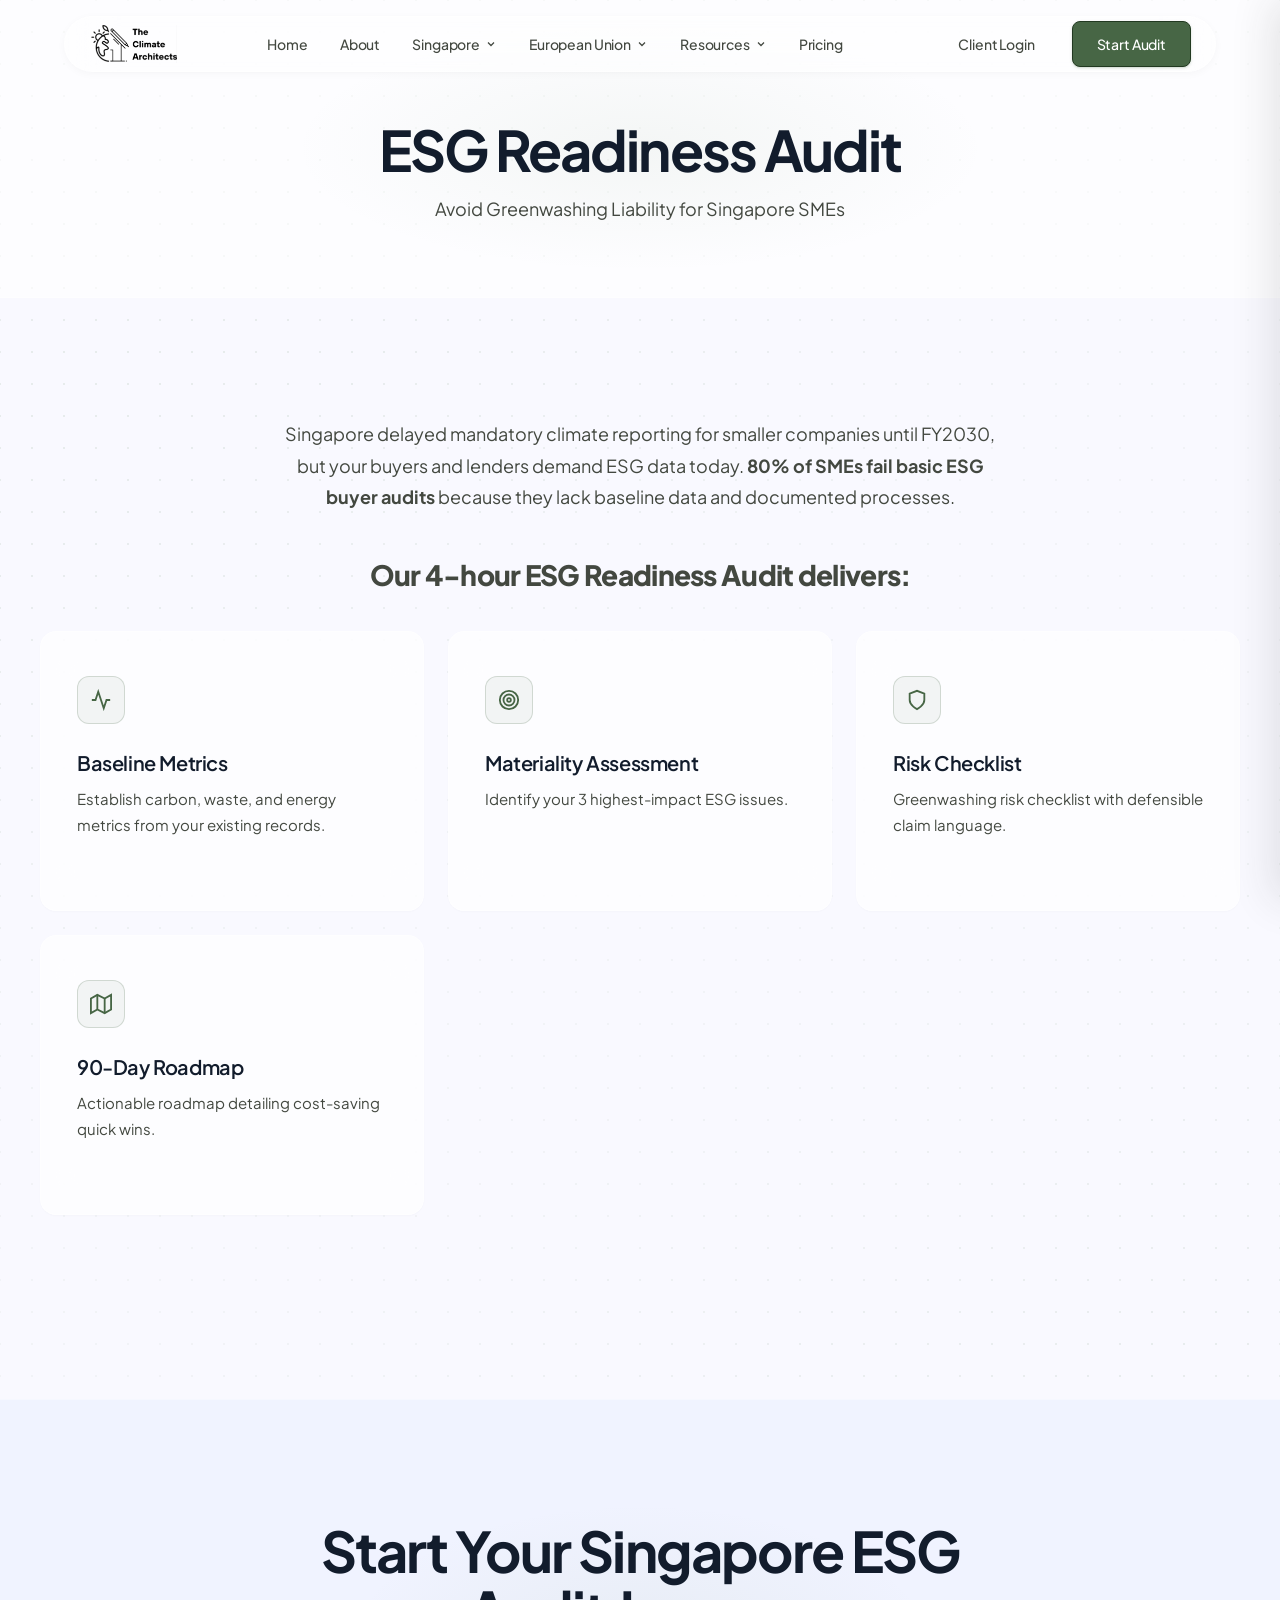
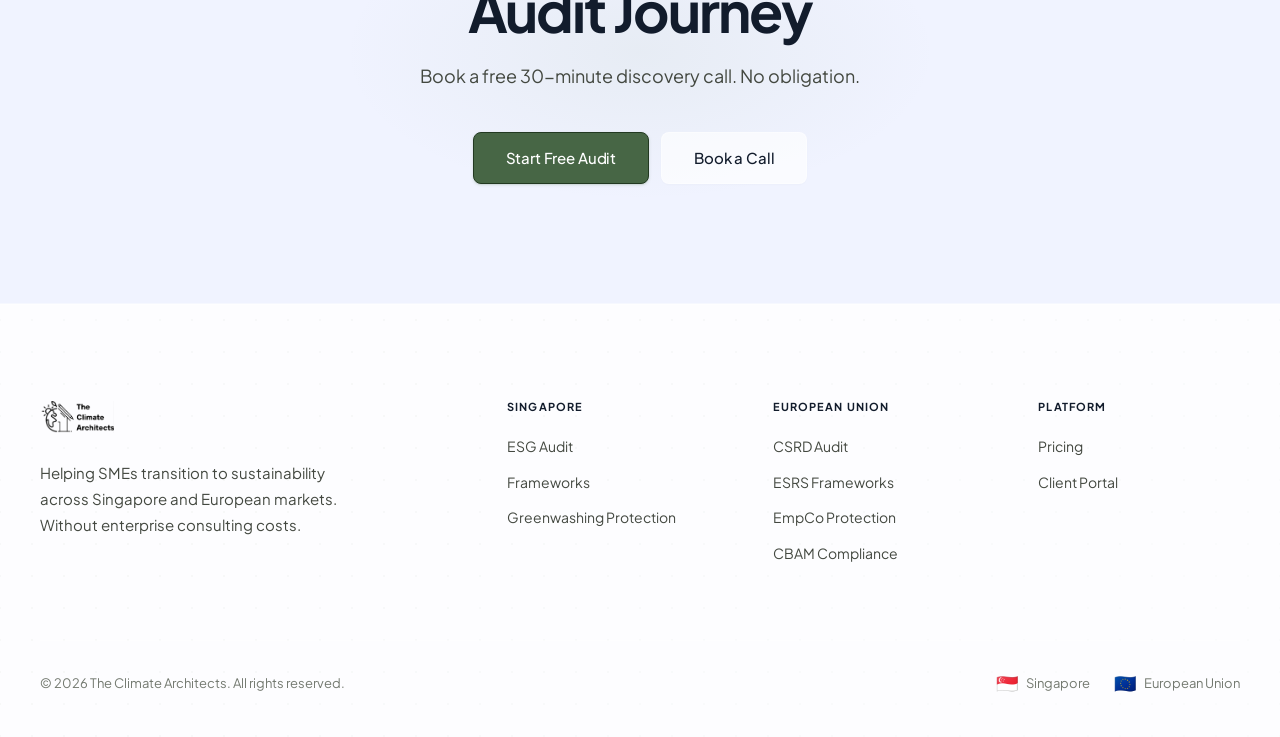
<file: public/audit.html>
<!DOCTYPE html>
<html lang="en">
<head>
    <meta charset="UTF-8">
    <meta name="viewport" content="width=device-width, initial-scale=1.0">
    <title>ESG Readiness Audit | The Climate Architects</title>
    <link rel="stylesheet" href="css/theme.css?v=4.2">
    
</head>
<body>

<div id="canvas-container"></div>

<nav id="navbar">
    <div class="nav-container">
        <a href="index.html" class="logo"><img src="logo.png?v=4.2" alt="The Climate Architects Logo"></a>
        <ul class="nav-links">
            <li><a href="index.html">Home</a></li>
            <li><a href="index.html#about">About</a></li>
            
            <li>
                <button class="nav-parent">
                    Singapore <svg width="12" height="12" viewBox="0 0 24 24" fill="none" stroke="currentColor" stroke-width="2.5"><polyline points="6 9 12 15 18 9"/></svg>
                </button>
                <div class="nav-dropdown">
                    <div class="dropdown-section-label">Singapore Services</div>
                    <a href="audit.html" class="active">ESG Readiness Audit <span class="dd-market sg">SG</span></a>
                    <a href="frameworks.html" >ESG Frameworks <span class="dd-market sg">SG</span></a>
                    <a href="protection.html" >Greenwashing Protection <span class="dd-market sg">SG</span></a>
                </div>
            </li>

            <li>
                <button class="nav-parent">
                    European Union <svg width="12" height="12" viewBox="0 0 24 24" fill="none" stroke="currentColor" stroke-width="2.5"><polyline points="6 9 12 15 18 9"/></svg>
                </button>
                <div class="nav-dropdown">
                    <div class="dropdown-section-label">EU Services</div>
                    <a href="eu-audit.html">CSRD Gap Analysis <span class="dd-market eu">EU</span></a>
                    <a href="eu-frameworks.html">ESRS Frameworks <span class="dd-market eu">EU</span></a>
                    <a href="eu-protection.html">Greenwashing (EmpCo) <span class="dd-market eu">EU</span></a>
                    <a href="eu-cbam.html">CBAM Compliance <span class="dd-market eu">EU</span></a>
                </div>
            </li>
            
            <li>
                <button class="nav-parent">Resources <svg width="12" height="12" viewBox="0 0 24 24" fill="none" stroke="currentColor" stroke-width="2.5"><polyline points="6 9 12 15 18 9"/></svg></button>
                <div class="nav-dropdown">
                    <div class="dropdown-section-label">Knowledge Hub</div>
                    <a href="index.html#decarb-lab">Decarbonisation Lab</a>
                    <a href="resources.html">Templates Library</a>
                </div>
            </li>

            <li><a href="pricing.html" >Pricing</a></li>
        </ul>
        <div class="nav-cta">
            
            <a href="dashboard.html" class="btn btn-ghost-login">Client Login</a>
            <a href="dashboard.html" class="btn btn-primary">Start Audit</a>
        </div>
        <button class="mobile-toggle" aria-label="Toggle navigation" aria-expanded="false">
            <span></span>
            <span></span>
            <span></span>
        </button>
    </div>
</nav>

<!-- Mobile Navigation Drawer -->
<div class="mobile-nav-overlay" id="mobileNavOverlay"></div>
<div class="mobile-nav-drawer" id="mobileNavDrawer">
    <ul class="mobile-nav-links">
        <li><a href="index.html">Home</a></li>
        <li><a href="index.html#about">About</a></li>
        <li>
            <button>Singapore <svg width="12" height="12" viewBox="0 0 24 24" fill="none" stroke="currentColor" stroke-width="2.5"><polyline points="6 9 12 15 18 9"/></svg></button>
            <div class="mobile-sub-drawer">
                <a href="audit.html">ESG Readiness Audit</a>
                <a href="frameworks.html">ESG Frameworks</a>
                <a href="protection.html">Greenwashing Protection</a>
            </div>
        </li>
        <li>
            <button>European Union <svg width="12" height="12" viewBox="0 0 24 24" fill="none" stroke="currentColor" stroke-width="2.5"><polyline points="6 9 12 15 18 9"/></svg></button>
            <div class="mobile-sub-drawer">
                <a href="eu-audit.html">CSRD Gap Analysis</a>
                <a href="eu-frameworks.html">ESRS Frameworks</a>
                <a href="eu-protection.html">Greenwashing (EmpCo)</a>
                <a href="eu-cbam.html">CBAM Compliance</a>
            </div>
        </li>
        <li>
            <button>Resources <svg width="12" height="12" viewBox="0 0 24 24" fill="none" stroke="currentColor" stroke-width="2.5"><polyline points="6 9 12 15 18 9"/></svg></button>
            <div class="mobile-sub-drawer">
                <a href="index.html#decarb-lab">Decarbonisation Lab</a>
                <a href="resources.html">Templates Library</a>
            </div>
        </li>
        <li><a href="pricing.html">Pricing</a></li>
    </ul>
</div>


    <div class="page-header">
        <h1 class="reveal">ESG Readiness Audit</h1>
        <p class="reveal delay-1">Avoid Greenwashing Liability for Singapore SMEs</p>
    </div>

    <section>
        <div class="section-container">
            <div class="text-content reveal">
                <p>Singapore delayed mandatory climate reporting for smaller companies until FY2030, but your buyers and lenders demand ESG data today. <strong>80% of SMEs fail basic ESG buyer audits</strong> because they lack baseline data and documented processes.</p>
            </div>
            <h3 class="reveal" style="text-align: center; margin-bottom: 40px; font-weight: 800; color: var(--color-charcoal-700);">Our 4-hour ESG Readiness Audit delivers:</h3>
            <div class="value-props">
                <div class="value-card reveal"><div class="icon-box"><svg viewBox="0 0 24 24" fill="none" stroke="currentColor" stroke-width="2"><polyline points="22 12 18 12 15 21 9 3 6 12 2 12"/></svg></div><h3>Baseline Metrics</h3><p>Establish carbon, waste, and energy metrics from your existing records.</p></div>
                <div class="value-card reveal"><div class="icon-box"><svg viewBox="0 0 24 24" fill="none" stroke="currentColor" stroke-width="2"><circle cx="12" cy="12" r="10"/><circle cx="12" cy="12" r="6"/><circle cx="12" cy="12" r="2"/></svg></div><h3>Materiality Assessment</h3><p>Identify your 3 highest-impact ESG issues.</p></div>
                <div class="value-card reveal"><div class="icon-box"><svg viewBox="0 0 24 24" fill="none" stroke="currentColor" stroke-width="2"><path d="M12 22s8-4 8-10V5l-8-3-8 3v7c0 6 8 10 8 10z"/></svg></div><h3>Risk Checklist</h3><p>Greenwashing risk checklist with defensible claim language.</p></div>
                <div class="value-card reveal"><div class="icon-box"><svg viewBox="0 0 24 24" fill="none" stroke="currentColor" stroke-width="2"><polygon points="1 6 1 22 8 18 16 22 23 18 23 2 16 6 8 2 1 6"/><line x1="8" y1="2" x2="8" y2="18"/><line x1="16" y1="6" x2="16" y2="22"/></svg></div><h3>90-Day Roadmap</h3><p>Actionable roadmap detailing cost-saving quick wins.</p></div>
            </div>
        </div>
    </section>


    <div class="cta-section">
        <div style="max-width: 720px; margin: 0 auto;" class="reveal">
            <h2>Start Your Singapore ESG Audit Journey</h2>
            <p>Book a free 30-minute discovery call. No obligation.</p>
            <div style="display:flex; gap:12px; justify-content:center; flex-wrap:wrap;">
                <a href="dashboard.html" class="btn btn-primary" style="padding:13px 32px;font-size:15px;">Start Free Audit</a>
                <button class="btn btn-secondary" onclick="openModal('bookCall')" style="padding:13px 32px;font-size:15px;">Book a Call</button>
            </div>
        </div>
    </div>

    <footer>
    <div class="footer-content">
        <div>
            <a href="index.html" class="footer-logo"><img src="logo.png?v=4.2" alt="The Climate Architects Logo"></a>
            <p style="font-size: 15px; max-width: 300px;">Helping SMEs transition to sustainability across Singapore and European markets. Without enterprise consulting costs.</p>
        </div>
        <div class="footer-section">
            <h3>Singapore</h3>
            <ul class="footer-links">
                <li><a href="audit.html">ESG Audit</a></li>
                <li><a href="frameworks.html">Frameworks</a></li>
                <li><a href="protection.html">Greenwashing Protection</a></li>
            </ul>
        </div>
        <div class="footer-section">
            <h3>European Union</h3>
            <ul class="footer-links">
                <li><a href="eu-audit.html">CSRD Audit</a></li>
                <li><a href="eu-frameworks.html">ESRS Frameworks</a></li>
                <li><a href="eu-protection.html">EmpCo Protection</a></li>
                <li><a href="eu-cbam.html">CBAM Compliance</a></li>
            </ul>
        </div>
        <div class="footer-section">
            <h3>Platform</h3>
            <ul class="footer-links">
                <li><a href="pricing.html">Pricing</a></li>
                <li><a href="dashboard.html">Client Portal</a></li>
            </ul>
        </div>
    </div>
    <div class="footer-bottom">
        <span>&copy; 2026 The Climate Architects. All rights reserved.</span>
        <span style="display:flex;gap:24px;align-items:center;">
            <span style="display:flex;align-items:center;gap:8px;"><span style="font-size:18px;">🇸🇬</span> Singapore</span>
            <span style="display:flex;align-items:center;gap:8px;"><span style="font-size:18px;">🇪🇺</span> European Union</span>
        </span>
    </div>
</footer>
<script src="js/main.js?v=3.1"></script>
</body>
</html>
</file>
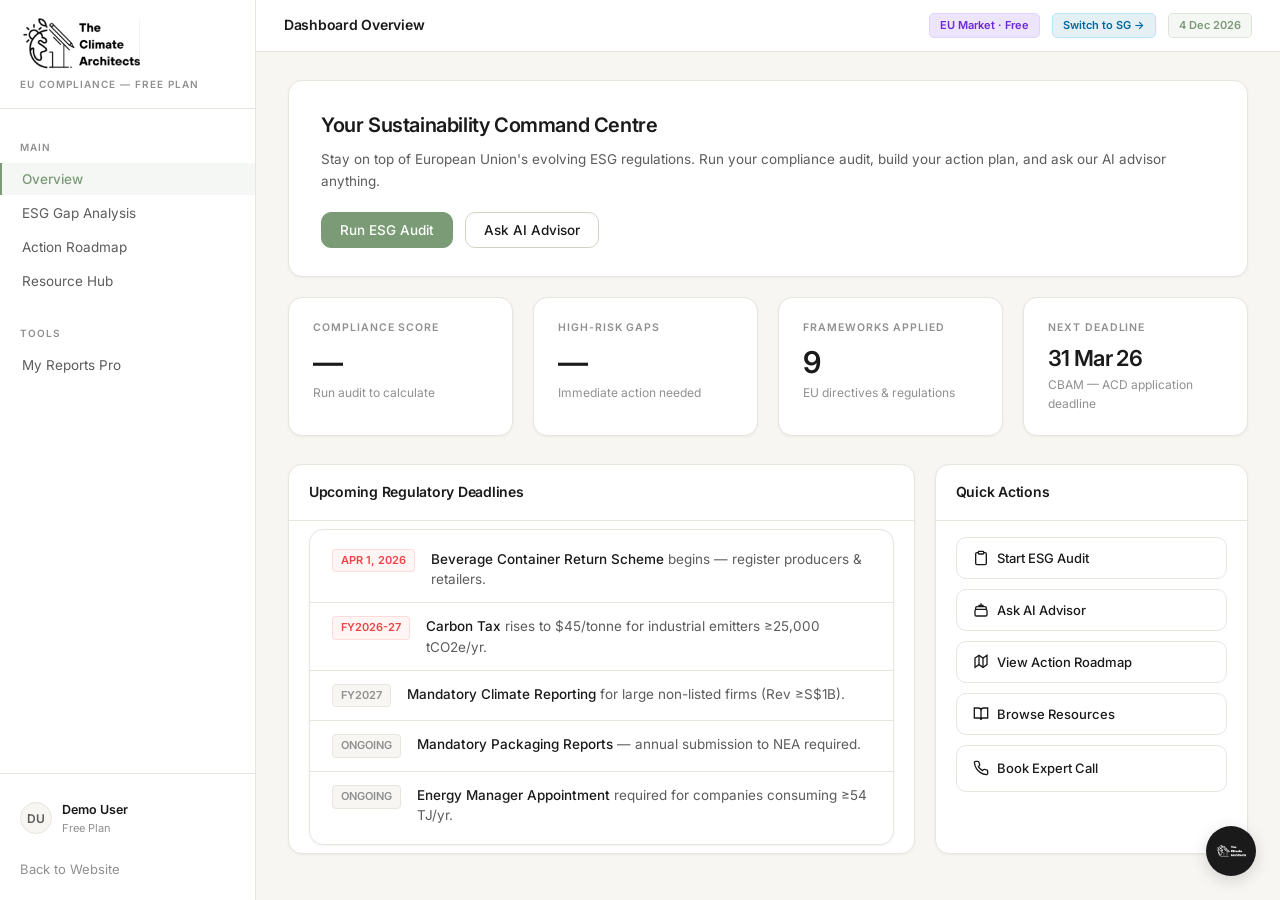
<file: public/dashboard-eu-free.html>
<!DOCTYPE html>
<html lang="en">
<head>
    <meta charset="UTF-8">
    <meta name="viewport" content="width=device-width, initial-scale=1.0">
    <title>EU Dashboard — Free | The Climate Architects</title>
    <link rel="preconnect" href="https://fonts.googleapis.com">
    <link rel="preconnect" href="https://fonts.gstatic.com" crossorigin>
    <link href="https://fonts.googleapis.com/css2?family=Outfit:wght@300;400;500;600;700;800;900&family=DM+Serif+Display:ital@0;1&display=swap" rel="stylesheet">
    <style>
        @import url('https://fonts.googleapis.com/css2?family=Inter:wght@300;400;500;600;700;800&display=swap');

        :root {
            --db-bg:           #F7F6F3;
            --db-surface:      #FFFFFF;
            --db-border:       #E8E5DF;
            --db-border-mid:   #D5D1C9;
            --db-ink:          #1A1A1A;
            --db-ink-mid:      #5C5C5C;
            --db-ink-muted:    #909090;
            --db-accent:       #7A9B76;
            --db-accent-hover: #698A65;
            --db-accent-tint:  rgba(122,155,118,0.08);
            --db-accent-border:rgba(122,155,118,0.20);
            --db-font: 'Inter', -apple-system, BlinkMacSystemFont, sans-serif;
            --db-r:    10px;
            --db-r-lg: 14px;
            --db-shadow-xs: 0 1px 3px rgba(0,0,0,0.05);
            --db-shadow-sm: 0 2px 8px rgba(0,0,0,0.07);

            /* Legacy mapping for backend compatibility */
            --teal: var(--db-accent);
            --teal-light: var(--db-accent-hover);
            --teal-dark: var(--db-accent-hover);
            --teal-glow: var(--db-accent-tint);
            --teal-10: var(--db-accent-tint);
            --forest: var(--db-ink);
            --bg: var(--db-bg);
            --panel: var(--db-surface);
            --radius: var(--db-r-lg);
            --shadow: var(--db-shadow-xs);
            --text: var(--db-ink);
            --text-mid: var(--db-ink-mid);
            --text-soft: var(--db-ink-muted);
            --danger: #ef4444;
            --warn: #f59e0b;
            --success: #10b981;
            --charcoal: var(--db-surface);
            --font: var(--db-font);
            --serif: var(--db-font);
        }

        * { margin: 0; padding: 0; box-sizing: border-box; }
        html { scroll-behavior: smooth; }

        body, p, span, div, button, input, select, label, td, th, li, a {
            font-family: var(--db-font);
        }

        body {
            background: var(--db-bg);
            color: var(--db-ink);
            font-family: var(--db-font);
            font-size: 14px;
            line-height: 1.6;
            -webkit-font-smoothing: antialiased;
            display: flex;
            height: 100vh;
            overflow: hidden;
        }

        h1, h2, h3, h4, h5, h6 {
            font-family: var(--db-font);
            font-weight: 600;
            color: var(--db-ink);
            letter-spacing: -0.018em;
        }

        /* ── SIDEBAR ───────────────────────────────── */
        .sidebar {
            width: 256px;
            background: var(--db-surface);
            border-right: 1px solid var(--db-border);
            box-shadow: none;
            display: flex;
            flex-direction: column;
            flex-shrink: 0;
            z-index: 100;
            overflow: hidden;
        }
        .sidebar-logo {
            padding: 18px 20px 16px;
            border-bottom: 1px solid var(--db-border);
        }
        .sidebar-logo img {
            background: transparent !important;
            mix-blend-mode: multiply !important;
            height: 52px;
            width: auto;
            margin-bottom: 6px;
            display: block;
        }
        .logo-text { display: none; }
        .logo-sub {
            font-size: 10px;
            font-weight: 600;
            text-transform: uppercase;
            letter-spacing: 0.1em;
            color: var(--db-ink-muted);
            margin-top: 3px;
        }
        .sidebar-nav {
            flex: 1;
            padding: 12px 0;
            display: flex;
            flex-direction: column;
            gap: 2px;
            overflow-y: auto;
        }
        .nav-label {
            font-size: 10px;
            font-weight: 600;
            text-transform: uppercase;
            letter-spacing: 0.09em;
            color: var(--db-ink-muted);
            padding: 18px 20px 6px;
        }
        .nav-item {
            padding: 8px 20px;
            font-size: 13.5px;
            font-weight: 400;
            color: var(--db-ink-mid);
            background: transparent;
            border-left: 2px solid transparent;
            display: block;
            width: 100%;
            text-align: left;
            transition: all 0.15s ease;
            cursor: pointer;
            border-radius: 0;
            border-top: none;
            border-right: none;
            border-bottom: none;
            text-decoration: none;
        }
        .nav-item:hover {
            background: var(--db-bg);
            color: var(--db-ink);
        }
        .nav-item.active {
            background: var(--db-accent-tint) !important;
            color: var(--db-accent) !important;
            font-weight: 500 !important;
            border-left-color: var(--db-accent) !important;
        }
        .nav-item .icon { display: none; }
        .nav-badge {
            margin-left: auto;
            font-size: 10px;
            font-weight: 600;
            background: var(--db-bg);
            border: 1px solid var(--db-border);
            color: var(--db-ink-muted);
            padding: 2px 7px;
            border-radius: 4px;
            display: inline-block;
            float: right;
        }
        .nav-badge.green {
            background: var(--db-accent-tint);
            border-color: var(--db-accent-border);
            color: var(--db-accent);
        }
        .sidebar-footer {
            padding: 12px 0;
            border-top: 1px solid var(--db-border);
            background: var(--db-surface);
        }
        .user-chip {
            display: flex;
            align-items: center;
            gap: 10px;
            padding: 14px 20px;
            font-size: 12.5px;
            color: var(--db-ink-mid);
        }
        .user-avatar {
            width: 32px;
            height: 32px;
            border-radius: 50%;
            background: var(--db-bg);
            border: 1px solid var(--db-border);
            display: flex;
            align-items: center;
            justify-content: center;
            font-size: 12px;
            font-weight: 600;
            color: var(--db-ink-mid);
            flex-shrink: 0;
        }
        .user-info { flex: 1; overflow: hidden; }
        .user-name { font-weight: 600; color: var(--db-ink); white-space: nowrap; overflow: hidden; text-overflow: ellipsis; }
        .user-role { font-size: 11px; color: var(--db-ink-muted); }
        .back-btn {
            font-size: 13px;
            color: var(--db-ink-muted);
            padding: 8px 20px;
            display: block;
            background: transparent;
            border: none;
            cursor: pointer;
            transition: color 0.15s ease;
            text-align: left;
            width: 100%;
            text-decoration: none;
        }
        .back-btn:hover { color: var(--db-ink); }

        /* ── MAIN CONTENT ───────────────────────────── */
        .main {
            flex: 1;
            display: flex;
            flex-direction: column;
            overflow: hidden;
            background: var(--db-bg);
        }
        .topbar {
            background: var(--db-surface);
            border-bottom: 1px solid var(--db-border);
            height: 52px;
            padding: 0 28px;
            display: flex;
            align-items: center;
            justify-content: space-between;
            flex-shrink: 0;
            position: sticky;
            top: 0;
            z-index: 50;
        }
        .topbar-left { display: flex; align-items: center; gap: 14px; }
        .topbar-left img { display: none !important; }
        .topbar-left h2 {
            font-size: 14px;
            font-weight: 600;
            color: var(--db-ink);
        }
        .topbar-left p { display: none; }
        .topbar-right { display: flex; align-items: center; gap: 12px; }

        .pill-tag {
            font-size: 11px;
            font-weight: 600;
            padding: 3px 10px;
            background: var(--db-accent-tint);
            color: var(--db-accent);
            border: 1px solid var(--db-accent-border);
            border-radius: 5px;
            display: inline-block;
        }

        /* ── SCROLL AREA ────────────────────────────── */
        .page-body {
            flex: 1;
            overflow-y: auto;
            padding: 28px 32px;
        }

        /* ── VIEWS ──────────────────────────────────── */
        .view { display: none; animation: fadeUp 0.3s ease both; }
        .view.active { display: block; }
        @keyframes fadeUp {
            from { opacity: 0; transform: translateY(8px); }
            to   { opacity: 1; transform: translateY(0); }
        }

        /* ── WELCOME / HERO CARD ─────────────────────── */
        .overview-hero {
            background: var(--db-surface);
            border: 1px solid var(--db-border);
            border-radius: var(--db-r-lg);
            padding: 28px 32px;
            margin-bottom: 20px;
            box-shadow: var(--db-shadow-xs);
            position: relative;
            overflow: hidden;
            color: var(--db-ink);
        }
        .overview-hero img { display: none !important; }
        .hero-eyebrow { display: none; }
        .hero-title {
            font-size: 20px;
            font-weight: 600;
            letter-spacing: -0.02em;
            color: var(--db-ink);
            margin-bottom: 8px;
        }
        .hero-desc {
            font-size: 13.5px;
            color: var(--db-ink-mid);
            margin-bottom: 20px;
            line-height: 1.6;
        }
        .hero-actions { display: flex; gap: 12px; flex-wrap: wrap; }

        /* ── BUTTONS ────────────────────────────────── */
        .btn {
            display: inline-flex;
            align-items: center;
            gap: 8px;
            font-family: var(--db-font);
            cursor: pointer;
            text-decoration: none;
        }
        .btn-teal,
        .btn-solid {
            background: var(--db-accent);
            color: #fff;
            border: 1px solid var(--db-accent);
            border-radius: var(--db-r);
            padding: 9px 18px;
            font-size: 13.5px;
            font-weight: 500;
            box-shadow: none;
            transition: background 0.15s ease, transform 0.15s ease;
        }
        .btn-teal:hover,
        .btn-solid:hover {
            background: var(--db-accent-hover);
            transform: translateY(-1px);
            color: #fff;
        }
        .btn-outline,
        .btn-ghost {
            background: var(--db-surface);
            color: var(--db-ink);
            border: 1px solid var(--db-border-mid);
            border-radius: var(--db-r);
            padding: 9px 18px;
            font-size: 13.5px;
            font-weight: 500;
            box-shadow: none;
            transition: all 0.15s ease;
        }
        .btn-outline:hover,
        .btn-ghost:hover {
            background: var(--db-bg);
            border-color: var(--db-ink-muted);
            color: var(--db-ink);
        }

        /* ── STAT CARDS ─────────────────────────────── */
        .stats-row {
            display: grid;
            grid-template-columns: repeat(auto-fit, minmax(220px, 1fr));
            gap: 20px;
            margin-bottom: 28px;
        }
        .stat-card {
            background: var(--db-surface);
            border: 1px solid var(--db-border);
            border-radius: var(--db-r-lg);
            padding: 22px 24px;
            box-shadow: var(--db-shadow-xs);
            position: relative;
            overflow: hidden;
            transition: box-shadow 0.15s ease;
        }
        .stat-card:hover { box-shadow: var(--db-shadow-sm); }
        .stat-card .accent-line { display: none !important; }

        .stat-label {
            font-size: 10.5px;
            font-weight: 600;
            text-transform: uppercase;
            letter-spacing: 0.09em;
            color: var(--db-ink-muted);
            margin-bottom: 10px;
        }
        .stat-value {
            font-size: 30px;
            font-weight: 600;
            color: var(--db-ink);
            letter-spacing: -0.03em;
            line-height: 1;
            margin-bottom: 6px;
        }
        .stat-value.warn,
        .stat-value.danger,
        .stat-value.success { color: var(--db-ink); }

        .stat-sub {
            font-size: 12px;
            color: var(--db-ink-muted);
            margin-top: 0;
        }

        .quick-grid {
            display: grid;
            grid-template-columns: 2fr 1fr;
            gap: 20px;
            margin-bottom: 28px;
        }

        /* ── SECTION PANEL ──────────────────────────── */
        .panel {
            background: var(--db-surface);
            border: 1px solid var(--db-border);
            border-radius: var(--db-r-lg);
            box-shadow: var(--db-shadow-xs);
            overflow: hidden;
            margin-bottom: 20px;
        }
        .panel-head {
            padding: 16px 20px;
            border-bottom: 1px solid var(--db-border);
            display: flex;
            align-items: center;
            justify-content: space-between;
        }
        .panel-head h3 {
            font-size: 14px;
            font-weight: 600;
            color: var(--db-ink);
        }
        .panel-body { padding: 16px 20px; }

        /* ── ASSESSMENT ─────────────────────────────── */
        .assess-header { margin-bottom: 24px; }
        .assess-header h1 { font-size: 18px; font-weight: 600; margin-bottom: 6px; color: var(--db-ink); }
        .assess-header p { font-size: 13.5px; color: var(--db-ink-mid); }

        .policy-card {
            background: var(--db-surface);
            border: 1px solid var(--db-border);
            border-radius: var(--db-r-lg);
            padding: 18px 20px;
            margin-bottom: 12px;
            box-shadow: var(--db-shadow-xs);
        }
        .pc-top {
            display: flex;
            align-items: center;
            justify-content: space-between;
            margin-bottom: 10px;
        }
        .pc-num {
            font-size: 12px;
            font-weight: 600;
            color: var(--db-ink-muted);
            margin-right: 8px;
        }
        .pc-title { font-size: 14px; font-weight: 600; color: var(--db-ink); }
        .pc-tag {
            font-size: 10px;
            font-weight: 500;
            padding: 2px 6px;
            background: var(--db-bg);
            border: 1px solid var(--db-border);
            color: var(--db-ink-muted);
            border-radius: 4px;
        }
        .pc-criteria {
            font-size: 13px;
            color: var(--db-ink-mid);
            margin-bottom: 14px;
            padding-left: 0;
            border-left: none;
            background: transparent;
        }
        .pc-controls {
            display: grid;
            grid-template-columns: 1fr 1fr;
            gap: 12px;
        }
        .ctrl-group label {
            display: block;
            font-size: 11px;
            font-weight: 600;
            color: var(--db-ink-muted);
            margin-bottom: 4px;
            text-transform: uppercase;
            letter-spacing: 0.05em;
        }
        .form-select {
            width: 100%;
            background: var(--db-bg);
            border: 1px solid var(--db-border-mid);
            border-radius: var(--db-r);
            padding: 8px 12px;
            font-size: 13px;
            color: var(--db-ink);
            outline: none;
            transition: border-color 0.15s ease;
        }
        .form-select:focus {
            border-color: var(--db-accent);
        }
        .form-select:disabled { opacity: 0.5; }

        /* ── ROADMAP ────────────────────────────────── */
        .roadmap-list { list-style: none; padding: 0; }
        .roadmap-item {
            background: var(--db-surface);
            border: 1px solid var(--db-border);
            border-radius: var(--db-r-lg);
            padding: 18px 22px;
            margin-bottom: 10px;
            box-shadow: var(--db-shadow-xs);
            display: flex;
            gap: 16px;
            align-items: flex-start;
        }
        .road-step {
            width: 26px; height: 26px;
            border-radius: 50%;
            background: var(--db-accent-tint);
            border: 1px solid var(--db-accent-border);
            color: var(--db-accent);
            font-size: 12px; font-weight: 600;
            display: flex; align-items: center; justify-content: center;
            flex-shrink: 0;
        }
        .road-content h4 { font-size: 14px; font-weight: 600; color: var(--db-ink); margin-bottom: 3px; }
        .road-content p { font-size: 13px; color: var(--db-ink-mid); line-height: 1.55; }
        .road-tag {
            font-size: 11px; font-weight: 500;
            padding: 2px 8px;
            background: var(--db-bg);
            border: 1px solid var(--db-border);
            border-radius: 4px;
            color: var(--db-ink-muted);
            margin-left: auto;
            flex-shrink: 0;
            text-transform: none;
        }

        /* ── RESOURCES ──────────────────────────────── */
        .resource-grid {
            display: grid;
            grid-template-columns: repeat(auto-fill, minmax(260px, 1fr));
            gap: 16px;
        }
        .resource-card {
            background: var(--db-surface);
            border: 1px solid var(--db-border);
            border-radius: var(--db-r-lg);
            padding: 16px 20px;
            margin-bottom: 8px;
            display: flex; gap: 14px; align-items: flex-start;
            text-decoration: none; color: inherit;
            transition: border-color 0.15s ease, box-shadow 0.15s ease;
        }
        .resource-card:hover { border-color: var(--db-accent-border); box-shadow: var(--db-shadow-sm); }
        .res-icon {
            width: 30px; height: 30px;
            border-radius: 6px;
            background: var(--db-accent-tint);
            border: 1px solid var(--db-accent-border);
            color: var(--db-accent);
            font-size: 12px; font-weight: 700;
            display: flex; align-items: center; justify-content: center;
            flex-shrink: 0;
        }
        .res-title { font-size: 13.5px; font-weight: 600; color: var(--db-ink); }
        .res-desc { font-size: 12.5px; color: var(--db-ink-mid); line-height: 1.45; }
        .res-type { display: none; }

        /* ── DEADLINES LIST ─────────────────────────── */
        .deadline-list {
            background: var(--db-surface);
            border: 1px solid var(--db-border);
            border-radius: var(--db-r-lg);
            padding: 6px 0;
            box-shadow: var(--db-shadow-xs);
            list-style: none;
        }
        .deadline-item {
            padding: 13px 22px;
            border-bottom: 1px solid var(--db-border);
            display: flex;
            gap: 16px;
            align-items: flex-start;
        }
        .deadline-item:last-child { border-bottom: none; }
        .dl-date {
            font-size: 11px;
            font-weight: 600;
            color: var(--db-ink-muted);
            background: var(--db-bg);
            border: 1px solid var(--db-border);
            border-radius: 4px;
            padding: 2px 8px;
            white-space: nowrap;
            flex-shrink: 0;
            text-transform: uppercase;
        }
        .dl-date.urgent {
            color: #ef4444;
            background: rgba(239,68,68,0.05);
            border-color: rgba(239,68,68,0.15);
        }
        .dl-text { font-size: 13.5px; color: var(--db-ink-mid); line-height: 1.5; }
        .dl-text strong { color: var(--db-ink); font-weight: 500; }

        /* ── QUICK ACTIONS ──────────────────────────── */
        .quick-grid .panel:last-child .panel-body {
            display: flex;
            flex-direction: column;
            gap: 8px;
        }
        .quick-grid .panel:last-child .btn,
        .quick-grid .panel:last-child a.btn {
            background: var(--db-surface) !important;
            border: 1px solid var(--db-border) !important;
            border-radius: var(--db-r) !important;
            padding: 12px 16px !important;
            font-size: 13px !important;
            font-weight: 500 !important;
            color: var(--db-ink) !important;
            cursor: pointer !important;
            transition: all 0.15s ease !important;
            display: flex !important;
            align-items: center !important;
            gap: 8px !important;
            text-decoration: none !important;
            width: 100% !important;
            box-shadow: none !important;
            justify-content: flex-start !important;
        }
        .quick-grid .panel:last-child .btn:hover,
        .quick-grid .panel:last-child a.btn:hover {
            border-color: var(--db-accent-border) !important;
            background: var(--db-accent-tint) !important;
            color: var(--db-accent) !important;
            transform: none !important;
        }
        .quick-grid .panel:last-child .btn svg {
            margin-right: 0 !important;
            flex-shrink: 0;
        }

        /* ── TABLES ─────────────────────────────────── */
        .gap-table {
            width: 100%;
            border-collapse: separate;
            border-spacing: 0;
            background: var(--db-surface);
        }
        .gap-table th {
            background: var(--db-bg);
            padding: 10px 16px;
            font-size: 10.5px;
            font-weight: 600;
            text-transform: uppercase;
            letter-spacing: 0.08em;
            color: var(--db-ink-muted);
            border-bottom: 1px solid var(--db-border);
            text-align: left;
        }
        .gap-table td {
            padding: 12px 16px;
            font-size: 13.5px;
            color: var(--db-ink-mid);
            border-bottom: 1px solid var(--db-border);
            text-align: left;
        }
        .gap-table tr:last-child td { border-bottom: none; }
        .gap-table tbody tr:hover td { background: var(--db-bg); }
        .gap-table td:first-child { font-weight: 500; color: var(--db-ink); }

        .badge {
            font-size: 11px;
            font-weight: 500;
            padding: 2px 6px;
            border-radius: 4px;
            text-transform: none;
            display: inline-block;
        }
        .badge-high { background: rgba(239,68,68,0.05); color: #ef4444; border: 1px solid rgba(239,68,68,0.15); }
        .badge-med  { background: rgba(245,158,11,0.05); color: #f59e0b; border: 1px solid rgba(245,158,11,0.15); }
        .badge-low  { background: rgba(59,130,246,0.05); color: #3b82f6; border: 1px solid rgba(59,130,246,0.15); }

        .status-red   { color: #ef4444; font-weight: 500; }
        .status-amber { color: #f59e0b; font-weight: 500; }
        .status-green { color: #10b981; font-weight: 500; }

        /* ── ARIA CHAT WIDGET ───────────────────────── */
        .chat-fab {
            position: fixed;
            bottom: 24px;
            right: 24px;
            z-index: 9999;
        }
        .fab-btn {
            width: 50px;
            height: 50px;
            border-radius: 50%;
            background: var(--db-ink);
            border: none;
            box-shadow: 0 4px 16px rgba(0,0,0,0.15);
            cursor: pointer;
            display: flex;
            align-items: center;
            justify-content: center;
            transition: transform 0.15s ease;
        }
        .fab-btn:hover { transform: scale(1.04); }
        .fab-btn img {
            filter: brightness(0) invert(1) !important;
            width: 24px; height: 24px;
        }
        .fab-pulse { display: none; }

        .chat-window {
            position: absolute;
            bottom: 64px;
            right: 0;
            width: 340px;
            height: 460px;
            background: var(--db-surface);
            border: 1px solid var(--db-border);
            border-radius: var(--db-r-lg);
            box-shadow: 0 8px 28px rgba(0,0,0,0.1);
            display: flex;
            flex-direction: column;
            overflow: hidden;
            transform-origin: bottom right;
            transform: scale(0.9) translateY(10px);
            opacity: 0;
            pointer-events: none;
            transition: transform 0.15s ease, opacity 0.15s ease;
        }
        .chat-window.open {
            transform: scale(1) translateY(0);
            opacity: 1;
            pointer-events: all;
        }
        .chat-head {
            background: var(--db-ink);
            color: #fff;
            padding: 12px 16px;
            display: flex;
            align-items: center;
            justify-content: space-between;
            flex-shrink: 0;
        }
        .chat-avatar { display: none; }
        .chat-head-info { flex: 1; }
        .chat-head-name { font-size: 13px; font-weight: 500; color: #fff; }
        .chat-head-status { display: none; }
        .chat-close-btn {
            background: transparent;
            border: none;
            color: rgba(255,255,255,0.7);
            cursor: pointer;
            font-size: 12px;
        }
        .chat-close-btn:hover { color: #fff; }

        .chat-body {
            flex: 1;
            overflow-y: auto;
            padding: 14px;
            background: var(--db-bg);
            display: flex;
            flex-direction: column;
            gap: 10px;
        }
        .msg { max-width: 85%; font-size: 13px; line-height: 1.5; }
        .msg-bot {
            background: var(--db-surface);
            color: var(--db-ink);
            align-self: flex-start;
            border-radius: 6px;
            padding: 8px 12px;
            border: 1px solid var(--db-border);
            box-shadow: var(--db-shadow-xs);
        }
        .msg-user {
            background: var(--db-accent);
            color: #fff;
            align-self: flex-end;
            border-radius: 6px;
            padding: 8px 12px;
        }
        .chat-suggestions {
            display: flex;
            flex-wrap: wrap;
            gap: 6px;
            padding: 8px 12px;
            background: var(--db-surface);
            border-top: 1px solid var(--db-border);
        }
        .suggestion-chip {
            background: var(--db-surface);
            border: 1px solid var(--db-border);
            border-radius: 5px;
            padding: 4px 10px;
            font-size: 12px;
            color: var(--db-ink-mid);
            cursor: pointer;
            transition: all 0.15s ease;
            outline: none;
        }
        .suggestion-chip:hover {
            border-color: var(--db-accent-border);
            color: var(--db-accent);
            background: var(--db-accent-tint);
        }
        .chat-footer {
            padding: 10px 12px;
            background: var(--db-surface);
            border-top: 1px solid var(--db-border);
            display: flex;
            gap: 8px;
        }
        .chat-input {
            flex: 1;
            background: var(--db-bg);
            border: 1px solid var(--db-border-mid);
            border-radius: 6px;
            padding: 8px 11px;
            font-size: 13px;
            font-family: var(--db-font);
            color: var(--db-ink);
            outline: none;
        }
        .chat-input:focus { border-color: var(--db-accent); }
        .chat-send {
            background: var(--db-accent);
            color: #fff;
            border: none;
            border-radius: 6px;
            padding: 8px 12px;
            cursor: pointer;
            font-size: 12px;
            transition: background 0.15s ease;
        }
        .chat-send:hover { background: var(--db-accent-hover); }

        /* ── LOGIN + REGISTER FORMS ─────────────────── */
        #auth-modal {
            position: fixed; inset: 0;
            background: rgba(26,26,26,0.3);
            backdrop-filter: blur(4px);
            z-index: 99999;
            display: flex; align-items: center; justify-content: center;
        }
        #auth-modal > div {
            background: var(--db-surface) !important;
            border: 1px solid var(--db-border) !important;
            border-radius: var(--db-r-lg) !important;
            padding: 32px 28px !important;
            max-width: 380px !important;
            width: 100% !important;
            box-shadow: var(--db-shadow-sm) !important;
            position: relative;
        }
        #auth-modal img {
            background: transparent !important;
            mix-blend-mode: multiply !important;
        }
        #auth-modal h2 { font-size: 18px; font-weight: 600; margin-bottom: 6px; color: var(--db-ink); }

        #auth-modal .chat-input {
            background: var(--db-bg) !important;
            border: 1px solid var(--db-border-mid) !important;
            border-radius: var(--db-r) !important;
            padding: 9px 13px !important;
            font-size: 13.5px !important;
            font-family: var(--db-font) !important;
            color: var(--db-ink) !important;
            width: 100% !important;
            outline: none !important;
            transition: border-color 0.15s ease;
        }
        #auth-modal .chat-input:focus {
            border-color: var(--db-accent) !important;
            box-shadow: 0 0 0 3px rgba(122,155,118,0.14) !important;
        }

        #auth-market-form button {
            background: var(--db-surface) !important;
            border: 1px solid var(--db-border) !important;
            border-radius: var(--db-r-lg) !important;
            padding: 22px 24px !important;
            cursor: pointer !important;
            transition: all 0.2s ease !important;
            width: 100% !important;
            box-shadow: none !important;
            margin-bottom: 12px;
        }
        #auth-market-form button:hover {
            border-color: var(--db-accent-border) !important;
            box-shadow: var(--db-shadow-sm) !important;
            transform: translateY(-2px) !important;
            background: var(--db-surface) !important;
        }
        #auth-market-form button span { font-size: 24px !important; }
        #auth-market-form button div div:first-child { font-size: 14px !important; color: var(--db-ink) !important; font-weight: 600 !important; }
        #auth-market-form button div div:last-child { font-size: 11.5px !important; color: var(--db-ink-muted) !important; }

        /* ── RESPONSIVE ─────────────────────────────── */
        @media (max-width: 900px) {
            .sidebar { display: none; }
            .quick-grid { grid-template-columns: 1fr; }
            .pc-controls { grid-template-columns: 1fr; }
            .chat-window { width: 320px; }
        }

        /* ── TOAST ──────────────────────────────────── */
        .toast {
            position: fixed;
            bottom: 24px;
            right: 24px;
            background: var(--db-ink);
            color: #fff;
            font-size: 13px;
            font-weight: 500;
            padding: 10px 16px;
            border-radius: 6px;
            z-index: 99999;
            box-shadow: var(--db-shadow-sm);
            animation: slideInToast 0.2s ease, fadeOutToast 0.2s 2.8s ease forwards;
        }
        @keyframes slideInToast {
            from { transform: translateY(8px); opacity: 0; }
            to   { transform: translateY(0); opacity: 1; }
        }
        @keyframes fadeOutToast {
            to { opacity: 0; transform: translateY(-4px); }
        }
    </style>
</head>
<body>

<!-- SIDEBAR -->
<aside class="sidebar">
    <div class="sidebar-logo">
        <img src="logo.png?v=4.2" alt="The Climate Architects" style="background: transparent; mix-blend-mode: multiply; height:52px;width:auto;margin-bottom:6px;display:block;">
        <div class="logo-sub">EU Compliance — Free Plan</div>
    </div>
    <nav class="sidebar-nav">
        <div class="nav-label">Main</div>
        <button class="nav-item active" onclick="showView('overview')">
            <span class="icon"></span> Overview
        </button>
        <button class="nav-item" onclick="showView('assessment')">
            <span class="icon"></span> ESG Gap Analysis
        </button>
        <button class="nav-item" onclick="showView('roadmap')">
            <span class="icon"></span> Action Roadmap
        </button>
        <button class="nav-item" onclick="showView('resources')">
            <span class="icon"></span> Resource Hub
        </button>
        <div class="nav-label" style="margin-top:8px;">Tools</div>
        <button class="nav-item" onclick="showView('reports')">
            <span class="icon"></span> My Reports <span class="pro-feature-tag">Pro</span>
            <span class="nav-badge green" style="display:none;" id="reports-badge">0</span>
        </button>
        <button class="nav-item" id="admin-nav-item" style="display:none;" onclick="showView('admin')">
            <span class="icon"></span> Admin Panel
        </button>
    </nav>
    <div class="sidebar-footer">
        <div class="user-chip" id="user-chip">
            <div class="user-avatar" id="sidebar-avatar">?</div>
            <div class="user-info">
                <div class="user-name" id="sidebar-name">Loading…</div>
                <div class="user-role" id="sidebar-plan">Free Plan</div>
            </div>
        </div>
        
        <a href="index.html" class="back-btn">Back to Website</a>
    </div>
</aside>

<!-- MAIN -->
<main class="main">
    <header class="topbar">
        <div class="topbar-left" style="display:flex;align-items:center;gap:14px;">
            <img src="logo.png?v=4.2" alt="The Climate Architects" style="background: transparent; mix-blend-mode: multiply; height:38px;width:auto;object-fit:contain;display:block;">
            <div>
                <h2 id="topbar-title">Dashboard Overview</h2>
                <p id="topbar-sub">European Union — CSRD · CBAM · CSDDD — Free Plan</p>
            </div>
        </div>
        <div class="topbar-right">
            <span class="pill-tag" style="background:rgba(109,40,217,0.12);color:#6d28d9;border-color:#ddd6fe;">EU Market · Free</span>
            <a href="dashboard-sg-free.html" class="pill-tag" style="background:rgba(3,105,161,0.1);color:#0369a1;border-color:#bae6fd;text-decoration:none;">Switch to SG →</a>
            <span class="pill-tag" id="date-tag">—</span>
        </div>
    </header>

    <div class="page-body">

        <!-- ══ OVERVIEW VIEW ══ -->
        <div class="view active" id="view-overview">
            <div class="overview-hero">
                <h1 class="hero-title">Your Sustainability Command Centre</h1>
                <p class="hero-desc">Stay on top of European Union's evolving ESG regulations. Run your compliance audit, build your action plan, and ask our AI advisor anything.</p>
                <div class="hero-actions">
                    <button class="btn btn-teal" onclick="showView('assessment')">Run ESG Audit</button>
                    <button class="btn btn-outline" onclick="openChat()">Ask AI Advisor</button>
                </div>
            </div>

            <div class="stats-row" id="overview-stats">
                <div class="stat-card">
                    <div class="accent-line"></div>
                    <div class="stat-label">Compliance Score</div>
                    <div class="stat-value" id="ov-score">—</div>
                    <div class="stat-sub">Run audit to calculate</div>
                </div>
                <div class="stat-card">
                    <div class="accent-line danger"></div>
                    <div class="stat-label">High-Risk Gaps</div>
                    <div class="stat-value danger" id="ov-high">—</div>
                    <div class="stat-sub">Immediate action needed</div>
                </div>
                <div class="stat-card">
                    <div class="accent-line warn"></div>
                    <div class="stat-label">Frameworks Applied</div>
                    <div class="stat-value warn" id="ov-frameworks">9</div>
                    <div class="stat-sub">EU directives &amp; regulations</div>
                </div>
                <div class="stat-card">
                    <div class="accent-line success"></div>
                    <div class="stat-label">Next Deadline</div>
                    <div class="stat-value success" style="font-size:22px;">31 Mar 26</div>
                    <div class="stat-sub">CBAM — ACD application deadline</div>
                </div>
            </div>

            <div class="quick-grid">
                <div class="panel">
                    <div class="panel-head">
                        <h3>Upcoming Regulatory Deadlines</h3>
                    </div>
                    <div class="panel-body" style="padding: 8px 20px;">
                        <ul class="deadline-list">
                            <li class="deadline-item"><span class="dl-date urgent">Apr 1, 2026</span><span class="dl-text"><strong>Beverage Container Return Scheme</strong> begins — register producers & retailers.</span></li>
                            <li class="deadline-item"><span class="dl-date urgent">FY2026-27</span><span class="dl-text"><strong>Carbon Tax</strong> rises to $45/tonne for industrial emitters ≥25,000 tCO2e/yr.</span></li>
                            <li class="deadline-item"><span class="dl-date">FY2027</span><span class="dl-text"><strong>Mandatory Climate Reporting</strong> for large non-listed firms (Rev ≥S$1B).</span></li>
                            <li class="deadline-item"><span class="dl-date">Ongoing</span><span class="dl-text"><strong>Mandatory Packaging Reports</strong> — annual submission to NEA required.</span></li>
                            <li class="deadline-item"><span class="dl-date">Ongoing</span><span class="dl-text"><strong>Energy Manager Appointment</strong> required for companies consuming ≥54 TJ/yr.</span></li>
                        </ul>
                    </div>
                </div>

                <div class="panel">
                    <div class="panel-head">
                        <h3>Quick Actions</h3>
                    </div>
                    <div class="panel-body" style="display:flex;flex-direction:column;gap:10px;">
                        <button class="btn btn-solid" style="width:100%;justify-content:center;" onclick="showView('assessment')"><svg viewBox="0 0 24 24" fill="none" stroke="currentColor" stroke-width="2" width="16" height="16" style="margin-right:8px; display:inline-block; vertical-align:middle;"><path d="M16 4h2a2 2 0 0 1 2 2v14a2 2 0 0 1-2 2H6a2 2 0 0 1-2-2V6a2 2 0 0 1 2-2h2"/><rect x="8" y="2" width="8" height="4" rx="1" ry="1"/></svg> Start ESG Audit</button>
                        <button class="btn btn-ghost" style="width:100%;justify-content:center;" onclick="openChat()"><svg viewBox="0 0 24 24" fill="none" stroke="currentColor" stroke-width="2" width="16" height="16" style="margin-right:8px; display:inline-block; vertical-align:middle;"><rect x="3" y="11" width="18" height="10" rx="2"/><path d="M12 2v4M8 5h8M4 11v-2a2 2 0 0 1 2-2h12a2 2 0 0 1 2 2v2M9 16h.01M15 16h.01"/></svg> Ask AI Advisor</button>
                        <button class="btn btn-ghost" style="width:100%;justify-content:center;" onclick="showView('roadmap')"><svg viewBox="0 0 24 24" fill="none" stroke="currentColor" stroke-width="2" width="16" height="16" style="margin-right:8px; display:inline-block; vertical-align:middle;"><polygon points="3 6 3 20 9 16 15 20 21 16 21 2 15 6 9 2 3 6"/><line x1="9" y1="2" x2="9" y2="16"/><line x1="15" y1="6" x2="15" y2="20"/></svg> View Action Roadmap</button>
                        <button class="btn btn-ghost" style="width:100%;justify-content:center;" onclick="showView('resources')"><svg viewBox="0 0 24 24" fill="none" stroke="currentColor" stroke-width="2" width="16" height="16" style="margin-right:8px; display:inline-block; vertical-align:middle;"><path d="M2 3h6a4 4 0 0 1 4 4v14a3 3 0 0 0-3-3H2zM22 3h-6a4 4 0 0 0-4 4v14a3 3 0 0 1 3-3h7z"/></svg> Browse Resources</button>
                        <a href="index.html#bookCallModal" class="btn btn-ghost" style="width:100%;justify-content:center;text-align:center;"><svg viewBox="0 0 24 24" fill="none" stroke="currentColor" stroke-width="2" width="16" height="16" style="margin-right:8px; display:inline-block; vertical-align:middle;"><path d="M22 16.92v3a2 2 0 0 1-2.18 2 19.79 19.79 0 0 1-8.63-3.07 19.5 19.5 0 0 1-6-6 19.79 19.79 0 0 1-3.07-8.67A2 2 0 0 1 4.11 2h3a2 2 0 0 1 2 1.72 12.84 12.84 0 0 0 .7 2.81 2 2 0 0 1-.45 2.11L8.09 9.91a16 16 0 0 0 6 6l1.27-1.27a2 2 0 0 1 2.11-.45 12.84 12.84 0 0 0 2.81.7A2 2 0 0 1 22 16.92z"/></svg> Book Expert Call</a>
                    </div>
                </div>
            </div>
        </div>

        <!-- ══ ASSESSMENT VIEW ══ -->
        <div class="view" id="view-assessment">
            <div class="assess-header">
                <h1>EU ESG Compliance Audit</h1>
                <p>Self-assess against the EU's 9 key regulatory frameworks — CSRD, CBAM, CSDDD, ESPR, PPWR, DIWASS, Pay Transparency, Gender Balance, and VSME. Upgrade to Pro for full AI analysis and saved reports.</p>
            </div>
            <div id="questions-container"></div>
            <div style="text-align:center; margin-top:36px; padding-bottom:40px;">
                <button class="btn btn-solid" style="padding:14px 36px;font-size:15px;" onclick="generateReport()">Run AI Gap Analysis</button>
            </div>
        </div>

        <!-- ══ RESULTS VIEW ══ -->
        <div class="view" id="view-results">
            <div class="result-header">
                <h1>Your ESG Diagnostic Results</h1>
                <p>Based on the EU's 2026 regulatory landscape and your inputs — here is your compliance standing. Upgrade to Pro for full AI-generated action plan.</p>
            </div>

            <div class="stats-row">
                <div class="stat-card" id="res-score-card">
                    <div class="accent-line" id="res-score-accent"></div>
                    <div class="stat-label">Compliance Score</div>
                    <div class="stat-value" id="res-score">0%</div>
                    <div class="stat-sub" id="res-score-text">—</div>
                </div>
                <div class="stat-card">
                    <div class="accent-line danger"></div>
                    <div class="stat-label">High Priority Gaps</div>
                    <div class="stat-value danger" id="res-high">0</div>
                    <div class="stat-sub">Items needing immediate action</div>
                </div>
                <div class="stat-card">
                    <div class="accent-line warn"></div>
                    <div class="stat-label">Applicable Frameworks</div>
                    <div class="stat-value warn" id="res-applicable">0</div>
                    <div class="stat-sub">Regulations touching your business</div>
                </div>
            </div>

            <div class="panel" style="margin-bottom:28px;">
                <div class="panel-head">
                    <h3>Action Plan & Identified Gaps</h3>
                    <a href="index.html#bookCallModal" class="btn btn-solid" style="padding:8px 16px;font-size:12px;">Get Expert Help →</a>
                </div>
                <table class="gap-table">
                    <thead>
                        <tr>
                            <th>Regulation</th>
                            <th>Current Status</th>
                            <th>Priority</th>
                            <th>Required Action</th>
                        </tr>
                    </thead>
                    <tbody id="gap-table-body"></tbody>
                </table>
            </div>

            <div class="panel" style="margin-bottom:28px;" id="ai-insight-panel">
                <div class="panel-head">
                    <h3>AI Insight Summary</h3>
                    <span class="pill-tag">Powered by Claude</span>
                </div>
                <div class="panel-body" id="ai-insight-body" style="font-size:14px;line-height:1.7;color:var(--text-mid);">
                    <em style="color:var(--text-soft);">Generating personalised analysis…</em>
                </div>
            </div>

            <div style="display:flex;gap:12px;justify-content:center;padding-bottom:40px;">
                <button class="btn btn-ghost" onclick="showView('assessment')">Retake Assessment</button>
                <button class="btn btn-ghost" onclick="window.print()">Print Report</button>
                <button class="btn btn-solid" onclick="showView('roadmap')">View Action Roadmap</button>
            </div>
        </div>

        <!-- ══ ROADMAP VIEW ══ -->
        <div class="view" id="view-roadmap">
            <div class="assess-header">
                <h1>EU 90-Day Compliance Roadmap</h1>
                <p>A starter EU compliance plan covering CBAM registration, PPWR packaging deadlines, ESPR unsold goods, and Pay Transparency HR audits. Upgrade to Pro for full CSDDD and CSRD preparation roadmap.</p>
            </div>

            <div class="quick-grid">
                <div class="panel">
                    <div class="panel-head"><h3>Phase-by-Phase Plan</h3></div>
                    <div class="panel-body" style="padding:8px 24px;">
                        <ul class="roadmap-list">
                            <li class="roadmap-item">
                                <div class="road-step">1</div>
                                <div class="road-content">
                                    <h4>Baseline Operational Audit</h4>
                                    <p>Map your energy, water, waste and emission data against applicable thresholds. Identify which frameworks legally apply to your business.</p>
                                    <span class="road-tag q1">Week 1–2</span>
                                </div>
                            </li>
                            <li class="roadmap-item">
                                <div class="road-step">2</div>
                                <div class="road-content">
                                    <h4>Appoint Compliance Officers</h4>
                                    <p>Register a certified Energy Manager (NEA) and Water Efficiency Manager if applicable. Set up internal reporting cadences.</p>
                                    <span class="road-tag q1">Week 2–4</span>
                                </div>
                            </li>
                            <li class="roadmap-item">
                                <div class="road-step">3</div>
                                <div class="road-content">
                                    <h4>Data Collection & Systems</h4>
                                    <p>Install submetering where required. Begin collecting Scope 1 & 2 emission data. Set up packaging tonnage tracking systems.</p>
                                    <span class="road-tag q2">Week 4–8</span>
                                </div>
                            </li>
                            <li class="roadmap-item">
                                <div class="road-step">4</div>
                                <div class="road-content">
                                    <h4>Submit Mandatory Reports</h4>
                                    <p>File annual energy & water reports to NEA. Submit packaging 3R plans. Register for Carbon Tax if applicable.</p>
                                    <span class="road-tag q2">Week 8–10</span>
                                </div>
                            </li>
                            <li class="roadmap-item">
                                <div class="road-step">5</div>
                                <div class="road-content">
                                    <h4>Build Your ESG Strategy</h4>
                                    <p>Move from compliance to competitive advantage. Set reduction targets, engage stakeholders, and prepare for ISSB climate disclosures.</p>
                                    <span class="road-tag q3">Week 10–12+</span>
                                </div>
                            </li>
                        </ul>
                    </div>
                </div>

                <div class="panel">
                    <div class="panel-head"><h3>Key Milestones</h3></div>
                    <div class="panel-body" style="font-size:13px;color:var(--text-mid);line-height:1.8;display:flex;flex-direction:column;gap:14px;">
                        <div style="padding:14px;background:var(--bg);border-radius:10px;border-left:3px solid var(--danger);">
                            <strong style="color:var(--text);display:block;margin-bottom:4px;">Immediate (0–30 days)</strong>
                            Register with NEA, identify applicable thresholds, appoint compliance leads.
                        </div>
                        <div style="padding:14px;background:var(--bg);border-radius:10px;border-left:3px solid var(--warn);">
                            <strong style="color:var(--text);display:block;margin-bottom:4px;">Short-term (30–60 days)</strong>
                            Deploy metering infrastructure, start data collection, submit first reports.
                        </div>
                        <div style="padding:14px;background:var(--bg);border-radius:10px;border-left:3px solid var(--success);">
                            <strong style="color:var(--text);display:block;margin-bottom:4px;">Strategic (60–90 days)</strong>
                            Set reduction targets, prepare ISSB climate disclosures, build investor narrative.
                        </div>
                        <a href="index.html#bookCallModal" class="btn btn-solid" style="width:100%;justify-content:center;margin-top:6px;"><svg viewBox="0 0 24 24" fill="none" stroke="currentColor" stroke-width="2" width="16" height="16" style="margin-right:8px; display:inline-block; vertical-align:middle;"><path d="M22 16.92v3a2 2 0 0 1-2.18 2 19.79 19.79 0 0 1-8.63-3.07 19.5 19.5 0 0 1-6-6 19.79 19.79 0 0 1-3.07-8.67A2 2 0 0 1 4.11 2h3a2 2 0 0 1 2 1.72 12.84 12.84 0 0 0 .7 2.81 2 2 0 0 1-.45 2.11L8.09 9.91a16 16 0 0 0 6 6l1.27-1.27a2 2 0 0 1 2.11-.45 12.84 12.84 0 0 0 2.81.7A2 2 0 0 1 22 16.92z"/></svg> Get Expert Guidance</a>
                    </div>
                </div>
            </div>
        </div>

        <!-- ══ RESOURCES VIEW ══ -->
        <div class="view" id="view-resources">
            <div class="assess-header">
                <h1>EU Resource Hub</h1>
                <p>Key EU regulatory links and official guides. Full ESRS template library and VSME tools require Pro.</p>
            </div>
            <div class="resource-grid">
                <a href="https://taxation-customs.ec.europa.eu/carbon-border-adjustment-mechanism_en" target="_blank" class="resource-card">
                    <div class="res-icon">B</div>
                    <div class="res-title">EC: CBAM Official Guidance</div>
                    <div class="res-desc">European Commission official guidance on CBAM — ACD registration, embedded carbon reporting, certificate pricing and surrender mechanism for 2026.</div>
                    <span class="res-type">Official Guide</span>
                </a>
                <a href="https://finance.ec.europa.eu/capital-markets-union-and-financial-markets/company-reporting-and-auditing/company-reporting/corporate-sustainability-reporting_en" target="_blank" class="resource-card">
                    <div class="res-icon">C</div>
                    <div class="res-title">EC: CSRD Official Page</div>
                    <div class="res-desc">Corporate Sustainability Reporting Directive — thresholds (>1,000 employees + >€450M turnover), ESRS standards, waves timeline, and Omnibus I amendments.</div>
                    <span class="res-type">Official Directive</span>
                </a>
                <a href="https://www.efrag.org/en/vsme-digital-template-and-xbrl-taxonomy" target="_blank" class="resource-card">
                    <div class="res-icon">V</div>
                    <div class="res-title">EFRAG: VSME Digital Template v1.2</div>
                    <div class="res-desc">Updated Feb 2026 — Excel-based VSME reporting template and XBRL taxonomy. Essential for SMEs responding to supply chain ESG data requests.</div>
                    <span class="res-type">Template / Tool</span>
                </a>
                <a href="https://commission.europa.eu/business-economy-euro/doing-business-eu/sustainability-due-diligence-responsible-business/corporate-sustainability-due-diligence_en" target="_blank" class="resource-card">
                    <div class="res-icon">D</div>
                    <div class="res-title">EC: CSDDD Due Diligence Guide</div>
                    <div class="res-desc">Corporate Sustainability Due Diligence Directive — applies to >5,000 employees and >€1.5B turnover. Transposition by July 2027; full application July 2028.</div>
                    <span class="res-type">Official Directive</span>
                </a>
                <a href="https://www.gleisslutz.com/en/know-how/new-eu-packaging-regulation-key-requirements-august-2026" target="_blank" class="resource-card">
                    <div class="res-icon">P</div>
                    <div class="res-title">PPWR: Packaging Compliance Guide</div>
                    <div class="res-desc">Key requirements effective August 12, 2026 — 100% recyclable packaging, PFAS ban in food-contact packaging, and digital marking (QR codes/pictograms).</div>
                    <span class="res-type">Compliance Guide</span>
                </a>
                <a href="https://psqr.eu/publications-resources/regulatory-compliance-2026/" target="_blank" class="resource-card">
                    <div class="res-icon">E</div>
                    <div class="res-title">ESPR: Ecodesign 2026 Guide</div>
                    <div class="res-desc">ESPR unsold goods destruction ban (July 19, 2026), Digital Product Passport rollout timeline, and sector-specific ecodesign requirements for textiles and electronics.</div>
                    <span class="res-type">Compliance Guide</span>
                </a>
                <a href="https://mirro.io/blog/eu-pay-transparency/timeline-checklist/" target="_blank" class="resource-card">
                    <div class="res-icon">T</div>
                    <div class="res-title">Pay Transparency: HR Checklist</div>
                    <div class="res-desc">Full compliance checklist for the EU Pay Transparency Directive — salary disclosure in job ads, salary history ban, employee information rights. Deadline: June 7, 2026.</div>
                    <span class="res-type">HR Checklist</span>
                </a>
                <a href="https://era.org.mt/announcements/new-eu-waste-shipment-regulation-and-digital-waste-shipment-system-diwass/" target="_blank" class="resource-card">
                    <div class="res-icon">W</div>
                    <div class="res-title">DIWASS: Digital Waste Shipments</div>
                    <div class="res-desc">From May 21, 2026 all intra-EU transboundary waste shipments must be managed electronically via DIWASS portal. Requires EORI number and EU Login account.</div>
                    <span class="res-type">Regulatory</span>
                </a>
                <div class="resource-card" style="cursor:default;" onclick="openChat()">
                    <div class="res-icon">AI</div>
                    <div class="res-title">Ask Aria — EU Advisor</div>
                    <div class="res-desc">Instant answers on CBAM thresholds, CSRD applicability, CSDDD value chain caps, ESPR deadlines, and all EU 2026 compliance questions.</div>
                    <span class="res-type" style="cursor:pointer;background:var(--teal);color:#fff;" onclick="openChat()">Open Chat →</span>
                </div>
            </div>
        </div>

        <!-- ══ REPORTS VIEW ══ -->
        <div class="view" id="view-reports">
            <div class="assess-header">
                <h1>My Reports</h1>
                <p>Your saved ESG audit history and compliance progress over time.</p>
            </div>
            <div id="reports-loading" style="text-align:center;padding:60px;color:var(--text-soft);">Loading your reports…</div>
            <div id="reports-empty" style="display:none;" class="panel" style="text-align:center;padding:60px 40px;">
                
                <h3 style="font-size:18px;font-weight:700;margin-bottom:8px;">No Saved Reports Yet</h3>
                <p style="font-size:14px;color:var(--text-soft);max-width:360px;margin:0 auto 24px;">Complete an ESG audit and your results will be saved here automatically.</p>
                <button class="btn btn-solid" onclick="showView('assessment')">Run Your First Audit</button>
            </div>
            <div id="reports-list" style="display:none;"></div>
        </div>

        <!-- ══ ADMIN VIEW ══ -->
        <div class="view" id="view-admin">
            <div class="assess-header">
                <h1>Admin Panel</h1>
                <p>Platform overview and user management.</p>
            </div>
            <div class="stats-row" id="admin-stats-row">
                <div class="stat-card"><div class="accent-line"></div><div class="stat-label">Total Users</div><div class="stat-value" id="adm-users">—</div></div>
                <div class="stat-card"><div class="accent-line success"></div><div class="stat-label">New This Week</div><div class="stat-value success" id="adm-new">—</div></div>
                <div class="stat-card"><div class="accent-line warn"></div><div class="stat-label">Total Audits</div><div class="stat-value warn" id="adm-audits">—</div></div>
                <div class="stat-card"><div class="accent-line"></div><div class="stat-label">Avg Score</div><div class="stat-value" id="adm-avg">—</div></div>
            </div>
            <div class="panel" style="margin-bottom:24px;">
                <div class="panel-head">
                    <h3>All Users</h3>
                    <input id="admin-search" type="text" class="chat-input" style="width:240px;border-radius:8px;" placeholder="Search name / email…" oninput="adminSearch(this.value)">
                </div>
                <div style="overflow-x:auto;">
                    <table class="gap-table" id="admin-users-table">
                        <thead><tr>
                            <th>Name</th><th>Email</th><th>Company</th><th>Plan</th><th>Audits</th><th>Joined</th><th>Actions</th>
                        </tr></thead>
                        <tbody id="admin-users-body"><tr><td colspan="7" style="text-align:center;padding:24px;color:var(--text-soft);">Loading…</td></tr></tbody>
                    </table>
                </div>
                <div style="display:flex;gap:10px;align-items:center;padding:16px 20px;border-top:1px solid var(--border);" id="admin-pagination"></div>
            </div>
        </div>

    </div><!-- end .page-body -->

<!-- ══ AUTH MODAL ══ -->
<div id="auth-modal" style="
    position:fixed;inset:0;background:rgba(6,30,25,0.7);backdrop-filter:blur(8px);
    z-index:99999;display:flex;align-items:center;justify-content:center;">
    <div style="
        background:var(--panel);border-radius:20px;padding:40px;width:100%;max-width:420px;
        box-shadow:0 24px 64px rgba(6,78,59,0.25);border:1px solid var(--border-mid);
        animation:fadeUp 0.4s ease both;position:relative;">

        <div style="text-align:center;margin-bottom:28px;">
            <img src="logo.png?v=4.2" alt="The Climate Architects" style="background: transparent; mix-blend-mode: multiply; height:48px;margin-bottom:12px;">
            <h2 style="font-family:var(--serif);font-size:24px;" id="auth-modal-title">European Union · Free Plan</h2>
            <p style="font-size:13px;color:var(--text-soft);margin-top:4px;" id="auth-modal-sub">Sign in to your ESG dashboard</p>
        </div>

        <!-- LOGIN FORM -->
        <div id="auth-login-form">
            <div style="margin-bottom:16px;">
                <label style="font-size:12px;font-weight:700;text-transform:uppercase;letter-spacing:.5px;color:var(--text-mid);display:block;margin-bottom:6px;">Email</label>
                <input id="login-email" type="email" class="chat-input" style="width:100%;border-radius:10px;padding:12px 16px;font-size:14px;" placeholder="you@company.com">
            </div>
            <div style="margin-bottom:24px;">
                <label style="font-size:12px;font-weight:700;text-transform:uppercase;letter-spacing:.5px;color:var(--text-mid);display:block;margin-bottom:6px;">Password</label>
                <input id="login-password" type="password" class="chat-input" style="width:100%;border-radius:10px;padding:12px 16px;font-size:14px;" placeholder="••••••••" onkeypress="if(event.key==='Enter')doLogin()">
            </div>
            <div id="auth-error" style="display:none;color:var(--danger);font-size:13px;margin-bottom:14px;background:#fee2e2;padding:10px 14px;border-radius:8px;"></div>
            <button class="btn btn-solid" style="width:100%;justify-content:center;padding:14px;" onclick="doLogin()" id="login-btn">Sign In →</button>
            <p style="text-align:center;margin-top:16px;font-size:13px;color:var(--text-soft);">
                No account? <button onclick="switchAuth('register')" style="background:none;border:none;color:var(--teal);font-weight:700;cursor:pointer;font-size:13px;">Create one free</button>
            </p>
        </div>

        <!-- REGISTER FORM -->
        <div id="auth-register-form" style="display:none;"></div>
    </div>
</div>

<!-- CHAT WIDGET -->
<div class="chat-fab">
    <div class="chat-window" id="chatWindow">
        <div class="chat-head">
            <div class="chat-avatar" style="background:transparent;padding:4px;overflow:hidden;">
                <img src="logo.png?v=4.2" alt="TCA" style="background: transparent; mix-blend-mode: multiply; width:30px;height:30px;object-fit:contain;">
            </div>
            <div class="chat-head-info">
                <div class="chat-head-name">Aria — ESG Advisor</div>
                <div class="chat-head-status"><span class="online-dot"></span> AI Analysis</div>
            </div>
            <button class="chat-close-btn" onclick="toggleChat()">✕</button>
        </div>
        <div class="chat-body" id="chatBody"></div>
        <div class="chat-suggestions" id="chatSuggestions">
            <button class="suggestion-chip" onclick="askSuggestion('When is mandatory climate reporting required?')">Climate reporting?</button>
            <button class="suggestion-chip" onclick="askSuggestion('What is the CBAM timeline?')">CBAM timeline?</button>
            <button class="suggestion-chip" onclick="askSuggestion('What is the greenwashing ban?')">Greenwashing ban?</button>
            <button class="suggestion-chip" onclick="askSuggestion('Key upcoming deadlines?')">Key deadlines?</button>
        </div>
        <div class="chat-footer">
            <input class="chat-input" id="chatInput" type="text" placeholder="Ask about European Union ESG rules…" onkeypress="if(event.key==='Enter') sendMessage()">
            <button class="chat-send" id="chatSendBtn" onclick="sendMessage()">➤</button>
        </div>
    </div>
    <button class="fab-btn" onclick="toggleChat()">
        <img src="logo.png?v=4.2" alt="TCA" style="background: transparent; mix-blend-mode: screen; width:30px;height:30px;object-fit:contain;filter:brightness(0) invert(1);">
        <span class="fab-pulse"></span>
    </button>
</div>

<script>
const safeStorage = {
    getItem: (key) => {
        try { return window['localStorage'].getItem(key); } catch (e) { return null; }
    },
    setItem: (key, val) => {
        try { window['localStorage'].setItem(key, val); } catch (e) {}
    },
    removeItem: (key) => {
        try { window['localStorage'].removeItem(key); } catch (e) {}
    }
};

/* CONFIG */
const API_BASE = '/api';

/* ── FREE PLAN LIMITS ───────────────────────── */
const FREE_CHAT_LIMIT = 5; // messages per day

/* ── AUTH STATE ─────────────────────────────── */
let currentUser = null;
let authToken   = safeStorage.getItem('tca_token') || null;
let chatMsgCount = parseInt(safeStorage.getItem('tca_chat_today') || '0');
let chatDate     = safeStorage.getItem('tca_chat_date') || '';

function apiHeaders() {
    return { 'Content-Type': 'application/json', ...(authToken ? { 'Authorization': `Bearer ${authToken}` } : {}) };
}

/* ══════════════════════════════════════════════
   CLIENT-SIDE OFFLINE MOCK API FETCH
══════════════════════════════════════════════ */
async function apiFetch(path, opts = {}) {
    const url = new URL('http://localhost' + path);
    const action = url.searchParams.get('action');
    const id = url.searchParams.get('id');
    const method = opts.method ? opts.method.toUpperCase() : 'GET';
    const body = opts.body ? JSON.parse(opts.body) : null;

    // Fast response delay
    await new Promise(r => setTimeout(r, 200));

    // Authentication endpoints
    if (path.startsWith('/auth')) {
        if (action === 'me') {
            return {
                token: authToken || 'mock_token',
                user: {
                    full_name: safeStorage.getItem('tca_user_name') || 'Demo User',
                    email: safeStorage.getItem('tca_user_email') || 'demo@company.com',
                    company: safeStorage.getItem('tca_user_company') || 'Demo Company Pte Ltd',
                    industry: 'Technology',
                    plan: 'pro',
                    role: 'admin'
                }
            };
        }
        if (action === 'login') {
            const email = body.email || 'demo@company.com';
            const name = email.split('@')[0].toUpperCase();
            safeStorage.setItem('tca_user_name', name);
            safeStorage.setItem('tca_user_email', email);
            safeStorage.setItem('tca_user_company', 'Demo Company');
            return {
                token: 'mock_token_123',
                user: {
                    full_name: name,
                    email: email,
                    company: 'Demo Company',
                    industry: 'Technology',
                    plan: 'pro',
                    role: 'admin'
                }
            };
        }
        if (action === 'register') {
            const { full_name, email, company } = body;
            safeStorage.setItem('tca_user_name', full_name);
            safeStorage.setItem('tca_user_email', email);
            safeStorage.setItem('tca_user_company', company);
            return {
                token: 'mock_token_123',
                user: {
                    full_name,
                    email,
                    company,
                    industry: body.industry || 'Technology',
                    plan: 'pro',
                    role: 'admin'
                }
            };
        }
    }

    // ESG Audits storage (localStorage backed)
    if (path.startsWith('/audits')) {
        let audits = JSON.parse(safeStorage.getItem('tca_audits') || '[]');
        if (method === 'GET') {
            return audits;
        }
        if (method === 'POST') {
            const newAudit = {
                id: 'audit_' + Date.now(),
                created_at: new Date().toISOString(),
                ...body
            };
            audits.unshift(newAudit);
            safeStorage.setItem('tca_audits', JSON.stringify(audits));
            return newAudit;
        }
        if (method === 'DELETE') {
            audits = audits.filter(a => a.id !== id);
            safeStorage.setItem('tca_audits', JSON.stringify(audits));
            return { success: true };
        }
    }

    // AI Advisor Chats
    if (path.startsWith('/chat')) {
        if (action === 'insight') {
            return {
                insight: "Based on Singapore regulations, your facility shows gaps in Scope 1 emissions reporting. Recommendation: baseline electricity usage data and convert to tCO2e."
            };
        }
        return {
            reply: "I am the Climate Architects AI Advisor. I can help you with SGX, Carbon Tax, CSRD, and CBAM. Let me know what specific compliance issue you would like to tackle."
        };
    }

    // Admin Dashboard stats & users
    if (path.startsWith('/admin')) {
        if (action === 'stats') {
            return {
                total_users: 154,
                total_audits: 289,
                active_plans: { pro: 87, free: 67 }
            };
        }
        if (action === 'users') {
            return {
                users: [
                    { id: '1', full_name: 'Jane Smith', email: 'jane@acme.com', company: 'Acme Pte Ltd', plan: 'pro', role: 'user', created_at: '2026-05-12T08:00:00Z' },
                    { id: '2', full_name: 'John Doe', email: 'john@capital.com', company: 'Capital Group', plan: 'free', role: 'user', created_at: '2026-06-01T10:30:00Z' }
                ],
                total: 2,
                pages: 1
            };
        }
    }

    return {};
}



async function boot() {
    // Client-side auto-authenticate bypass
    authToken = safeStorage.getItem('tca_token') || 'mock_token';
    currentUser = {
        full_name: safeStorage.getItem('tca_user_name') || 'Demo User',
        email: safeStorage.getItem('tca_user_email') || 'demo@company.com',
        company: safeStorage.getItem('tca_user_company') || 'Demo Company Pte Ltd',
        industry: 'Technology',
        plan: 'pro',
        role: 'admin'
    };
    onLoginSuccess();
}


function onLoginSuccess() {
    document.getElementById('auth-modal').style.display = 'none';
    const initials = currentUser.full_name.split(' ').map(w=>w[0]).join('').slice(0,2).toUpperCase();
    document.getElementById('sidebar-avatar').textContent = initials;
    document.getElementById('sidebar-name').textContent   = currentUser.full_name;
    document.getElementById('sidebar-plan').innerHTML     = '<span class="plan-badge-free">Free Plan</span>';
    resetDailyChatCount();
    loadReportsBadge();
}

function logout() {
    authToken = null; currentUser = null;
    safeStorage.removeItem('tca_token');
    showAuthModal();
}

/* ── DAILY CHAT COUNTER ─────────────────────── */
function resetDailyChatCount() {
    const today = new Date().toDateString();
    if (chatDate !== today) { chatMsgCount = 0; chatDate = today; saveChatCount(); }
    updateChatLimitUI();
}
function saveChatCount() {
    safeStorage.setItem('tca_chat_today', chatMsgCount);
    safeStorage.setItem('tca_chat_date', chatDate);
}
function updateChatLimitUI() {
    const bar = document.getElementById('chat-limit-bar');
    if (!bar) return;
    const remaining = Math.max(0, FREE_CHAT_LIMIT - chatMsgCount);
    bar.querySelector('.limit-text').textContent = `${remaining} of ${FREE_CHAT_LIMIT} free messages remaining today`;
    const pct = (chatMsgCount / FREE_CHAT_LIMIT) * 100;
    bar.querySelector('.chat-limit-fill-inner').style.width = Math.min(pct, 100) + '%';
    bar.querySelector('.chat-limit-fill-inner').style.background = remaining <= 1 ? '#ef4444' : 'var(--teal)';
}

/* ── UPGRADE MODAL ──────────────────────────── */
function showUpgradeModal() {
    document.getElementById('upgrade-modal').style.display = 'flex';
}
function hideUpgradeModal() {
    document.getElementById('upgrade-modal').style.display = 'none';
}

/* ── AUTH MODAL ─────────────────────────────── */
function showAuthModal() { document.getElementById('auth-modal').style.display = 'flex'; switchAuth('login'); }
function switchAuth(mode) {
    const isLogin = mode === 'login';
    document.getElementById('auth-login-form').style.display    = isLogin ? 'block' : 'none';
    document.getElementById('auth-register-form').style.display = isLogin ? 'none'  : 'block';
    document.getElementById('auth-modal-title').textContent     = isLogin ? 'European Union · Free Plan' : 'Create Free Account';
    document.getElementById('auth-modal-sub').textContent       = isLogin ? 'Sign in to your ESG dashboard' : 'Start your ESG compliance journey — free';
    document.getElementById('auth-error').style.display = 'none';
    document.getElementById('auth-error-reg').style.display = 'none';
}
async function doLogin() {
    const email = document.getElementById('login-email').value.trim();
    const password = document.getElementById('login-password').value;
    const errEl = document.getElementById('auth-error');
    const btn   = document.getElementById('login-btn');
    errEl.style.display = 'none'; btn.textContent = 'Signing in...'; btn.disabled = true;
    try {
        const data = await apiFetch('/auth?action=login', { method: 'POST', body: JSON.stringify({ email, password }) });
        authToken = data.token; currentUser = data.user;
        safeStorage.setItem('tca_token', authToken);
        if (currentUser.plan === 'pro' || currentUser.plan === 'enterprise') {
            window.location.href = 'dashboard-eu.html'; return;
        }
        onLoginSuccess();
        showToast('Welcome back, ' + currentUser.full_name.split(' ')[0] + '!');
    } catch(e) { errEl.textContent = e.message; errEl.style.display = 'block'; }
    finally { btn.textContent = 'Sign In'; btn.disabled = false; }
}
async function doRegister() {
    const full_name = document.getElementById('reg-name').value.trim();
    const company   = document.getElementById('reg-company').value.trim();
    const email     = document.getElementById('reg-email').value.trim();
    const industry  = document.getElementById('reg-industry').value;
    const password  = document.getElementById('reg-password').value;
    const errEl = document.getElementById('auth-error-reg');
    const btn   = document.getElementById('register-btn');
    errEl.style.display = 'none';
    if (!full_name||!email||!password) { errEl.textContent='Name, email and password required.'; errEl.style.display='block'; return; }
    btn.textContent = 'Creating account...'; btn.disabled = true;
    try {
        const data = await apiFetch('/auth?action=register', { method: 'POST', body: JSON.stringify({ full_name, email, company, industry, password }) });
        authToken = data.token; currentUser = data.user;
        safeStorage.setItem('tca_token', authToken);
        onLoginSuccess();
        showToast('Account created! Welcome, ' + currentUser.full_name.split(' ')[0] + '.');
    } catch(e) { errEl.textContent = e.message; errEl.style.display='block'; }
    finally { btn.textContent = 'Create Account'; btn.disabled = false; }
}

/* ── NAV ────────────────────────────────────── */
const navTitles = {
    overview:   ['Dashboard Overview',   'Singapore Mandatory ESG Reporting Tool'],
    assessment: ['ESG Gap Analysis',     'Self-assess against 7 key frameworks'],
    results:    ['Your Audit Results',   'Compliance gaps and action items'],
    roadmap:    ['Action Roadmap',       '90-day compliance plan (preview)'],
    resources:  ['Resource Hub',         'Guides and official references'],
    reports:    ['My Reports',           'Saved audit history'],
};
function showView(name) {
    document.querySelectorAll('.view').forEach(v => v.classList.remove('active'));
    document.querySelectorAll('.nav-item').forEach(n => n.classList.remove('active'));
    const el = document.getElementById('view-' + name);
    if (el) el.classList.add('active');
    document.querySelectorAll('.nav-item').forEach(n => {
        if (n.textContent.trim().toLowerCase().includes(
            name==='overview'?'overview':name==='assessment'?'esg':
            name==='roadmap'?'roadmap':name==='resources'?'resource':
            name==='reports'?'report':name)) n.classList.add('active');
    });
    const t = navTitles[name] || ['Dashboard',''];
    document.getElementById('topbar-title').textContent = t[0];
    document.getElementById('topbar-sub').textContent   = t[1];
    document.querySelector('.page-body').scrollTop = 0;
    if (name === 'reports') loadReports();
    if (name === 'roadmap') applyRoadmapLock();
}
document.getElementById('date-tag').textContent = new Date().toLocaleDateString('en-SG',{day:'numeric',month:'short',year:'numeric'});

/* ── ROADMAP LOCK (free: phases 1-2 only) ────── */
function applyRoadmapLock() {
    const phases = document.querySelectorAll('.phase-card, .roadmap-phase');
    phases.forEach((p, i) => {
        if (i >= 2) { // lock phases 3+
            p.style.position = 'relative';
            p.style.filter = 'blur(3px)';
            p.style.pointerEvents = 'none';
            p.style.userSelect = 'none';
        }
    });
    // Add lock gate after roadmap content if not already there
    const roadmapView = document.getElementById('view-roadmap');
    if (roadmapView && !roadmapView.querySelector('.lock-gate')) {
        const gate = document.createElement('div');
        gate.className = 'lock-gate';
        gate.innerHTML = `
            <div style="font-size:40px;margin-bottom:12px;filter:grayscale(1);opacity:.5;">&#128274;</div>
            <h3>Phases 3–5 are Pro-only</h3>
            <p>Upgrade to Pro to unlock your full 90-day compliance roadmap including advanced remediation strategies and implementation guides.</p>
            <button class="btn btn-solid" onclick="showUpgradeModal()">Upgrade to Pro</button>`;
        roadmapView.appendChild(gate);
    }
}

/* ── POLICY DATABASE ────────────────────────── */
const policies = [
    { id: 'cbam',              category: 'Carbon & Trade',   title: 'CBAM — Carbon Border Adjustment Mechanism', priority: 'high', criteria: 'EU importers of iron/steel, cement, aluminium, fertilizers, electricity, or hydrogen with annual imports >50 tonnes.', action: 'Apply for Authorized CBAM Declarant (ACD) status by March 31, 2026. Establish Monitoring, Reporting & Verification (MRV) plan for embedded emissions. Get third-party verification. Purchase CBAM certificates from Feb 2027.' },
    { id: 'csrd',              category: 'Corporate Reporting', title: 'CSRD — Corporate Sustainability Reporting', priority: 'high', criteria: 'EU companies with >1,000 employees AND >€450M net turnover. Wave 2 applies FY2027; non-EU parents with >€450M EU turnover by FY2028.', action: 'Conduct Double Materiality Assessment (Impact + Financial). Appoint ESRS reporting team. Collect FY2027 Scope 1 & 2 data. Engage external auditors for limited assurance. Use simplified ESRS from June 2026 (61% fewer data points).' },
    { id: 'csddd',             category: 'Due Diligence',    title: 'CSDDD — Corporate Sustainability Due Diligence', priority: 'high', criteria: 'EU companies with >5,000 employees AND >€1.5B worldwide turnover. Non-EU companies with >€1.5B EU turnover. Phased application from July 2028.', action: 'Map value chain for human rights and environmental risks. Establish grievance mechanisms. Build due diligence management system. Note: Value-Chain Cap prevents requesting data beyond VSME scope from partners <1,000 employees.' },
    { id: 'espr',              category: 'Circular Economy', title: 'ESPR — Ecodesign for Sustainable Products',   priority: 'high', criteria: 'Producers/importers of textiles, footwear, apparel, electronics, iron/steel, or batteries placed on EU market.', action: 'Stop destruction of unsold goods by July 19, 2026. Disclose quantity/weight of discarded unsold products annually. Prepare Digital Product Passports (DPP) for regulated sectors. Begin DPP rollout for iron/steel/batteries mid-2026.' },
    { id: 'ppwr',              category: 'Packaging',        title: 'PPWR — Packaging & Packaging Waste Regulation', priority: 'high', criteria: 'All companies placing packaged products on the EU market. Non-EU sellers without EU presence must appoint an Authorized Representative.', action: 'Redesign all packaging to be recyclable by August 12, 2026. Remove PFAS from food-contact packaging. Implement QR codes/pictograms for material composition. Plan for empty space ratio limits (max 50%) by January 2030.' },
    { id: 'pay_transparency',  category: 'Social / HR',      title: 'Pay Transparency Directive',                 priority: 'med',  criteria: 'All employers in EU Member States hiring or advertising roles. Gender pay gap reporting mandatory for firms >150 employees from June 2027.', action: 'Add salary ranges to all EU job advertisements before June 7, 2026. Remove salary history questions from recruitment process. Establish right-to-information for employees on pay by gender. Conduct pay equity audit — gaps >5% require joint assessment.' },
    { id: 'gender_boards',     category: 'Governance',       title: 'Gender Balance on Corporate Boards',         priority: 'med',  criteria: 'Large listed companies in EU Member States (excluding SMEs). Targets: 40% non-executive directors or 33% total board seats for underrepresented sex.', action: 'Audit current board composition. Implement transparent, merit-based selection criteria. Achieve targets by June 30, 2026. Member States must enforce penalties for non-compliance.' },
    { id: 'diwass',            category: 'Waste Management', title: 'DIWASS — Digital Waste Shipment System',     priority: 'med',  criteria: 'All businesses involved in transboundary waste shipments within the EU (notifiers, producers, carriers, treatment facilities).', action: 'Register in DIWASS portal using EU Login account and valid EORI number before May 21, 2026. Migrate all waste notification documents and consignment notes to digital format. Paper forms will no longer be valid.' },
    { id: 'vsme',              category: 'Voluntary / SME',  title: 'VSME — Voluntary SME Sustainability Reporting', priority: 'low',  criteria: 'Non-listed SMEs with <250 employees. Voluntary but expected by banks, investors, and large corporate clients subject to CSDDD.', action: 'Download EFRAG VSME Digital Template v1.2.0 (released Feb 2026). Complete Basic Module (B1-B11) as minimum. Add Narrative-PAT module for financiers. Use Business Partner Module to satisfy large client ESG data requests — replaces bespoke questionnaires.' },
];

function renderQuestions() {
    const c = document.getElementById('questions-container');
    c.innerHTML = policies.map((p,i) => `
        <div class="policy-card">
            <div class="pc-top">
                <div style="display:flex;align-items:flex-start;gap:12px;flex:1;">
                    <div class="pc-num">${i+1}</div>
                    <div><div class="pc-title">${p.title}</div><span class="pc-tag">${p.category}</span></div>
                </div>
            </div>
            <div class="pc-criteria"><strong>Applies if:</strong> ${p.criteria}</div>
            <div class="pc-controls">
                <div class="ctrl-group">
                    <label>Does this apply to your business?</label>
                    <select class="form-select apply-select" data-id="${p.id}" onchange="toggleStatus(this)">
                        <option value="none">Select</option>
                        <option value="yes">Yes, this applies</option>
                        <option value="no">No, not applicable</option>
                        <option value="unsure">Not Sure</option>
                    </select>
                </div>
                <div class="ctrl-group">
                    <label>Current Compliance Status</label>
                    <select class="form-select status-select" data-id="${p.id}" disabled>
                        <option value="none">Select Status</option>
                        <option value="compliant">Fully Compliant</option>
                        <option value="partial">Partial / In Progress</option>
                        <option value="non_compliant">Non-Compliant</option>
                    </select>
                </div>
            </div>
        </div>`).join('');
}
function toggleStatus(sel) {
    const ss = document.querySelector(`.status-select[data-id="${sel.getAttribute('data-id')}"]`);
    ss.disabled = sel.value !== 'yes'; if (sel.value !== 'yes') ss.value = 'none';
}

/* ── GENERATE REPORT (FREE: basic score, no PDF) */
let lastAuditData = null;
async function generateReport() {
    let applicable=0, compliant=0, highCount=0;
    const gaps=[], answers={};
    document.querySelectorAll('.apply-select').forEach(sel => {
        const id=sel.getAttribute('data-id'), applyVal=sel.value;
        const statusVal=document.querySelector(`.status-select[data-id="${id}"]`).value;
        const p=policies.find(x=>x.id===id);
        answers[id]={apply:applyVal,status:statusVal};
        if (applyVal==='yes') {
            applicable++;
            if (statusVal==='compliant') compliant++;
            else { if(p.priority==='high') highCount++; gaps.push({title:p.title,status:statusVal==='none'?'Status Unknown':statusVal==='partial'?'Partial':'Non-Compliant',action:p.action,priority:p.priority}); }
        } else if (applyVal==='unsure') {
            applicable++; highCount++;
            gaps.push({title:p.title,status:'Requires Investigation',action:'Conduct baseline audit to determine if thresholds are met.',priority:'high'});
        }
    });
    if (applicable===0) { showToast('Please select at least one applicable policy first.'); return; }
    const score = Math.round((compliant/applicable)*100);
    lastAuditData = {score,applicable,high_gaps:highCount,gaps,answers};

    document.getElementById('res-score').textContent = score+'%';
    document.getElementById('res-high').textContent  = highCount;
    document.getElementById('res-applicable').textContent = applicable;
    document.getElementById('res-score-text').textContent = score>=80?'Strong compliance posture':score>=40?'Moderate — action needed':'Critical gaps identified';
    const accent = document.getElementById('res-score-accent');
    accent.className = 'accent-line '+(score>=80?'success':score>=40?'warn':'danger');
    document.getElementById('ov-score').textContent = score+'%';
    document.getElementById('ov-score').className = 'stat-value '+(score>=80?'success':score>=40?'warn':'danger');
    document.getElementById('ov-high').textContent = highCount;

    const tbody = document.getElementById('gap-table-body');
    if (gaps.length===0) {
        tbody.innerHTML = `<tr><td colspan="4" style="text-align:center;padding:32px;color:var(--success);font-weight:700;">No compliance gaps identified. Excellent work.</td></tr>`;
    } else {
        gaps.sort((a,b)=>a.priority==='high'?-1:1);
        tbody.innerHTML = gaps.map(g => {
            const bc=g.priority==='high'?'badge-high':g.priority==='med'?'badge-med':'badge-low';
            const pt=g.priority==='high'?'High Risk':g.priority==='med'?'Medium':'Low';
            const sc=(g.status==='Non-Compliant'||g.status==='Requires Investigation')?'status-red':'status-amber';
            return `<tr><td style="font-weight:600;">${g.title}</td><td class="${sc}">${g.status}</td><td><span class="badge ${bc}">${pt}</span></td><td style="color:var(--text-mid);line-height:1.5;">${g.action}</td></tr>`;
        }).join('');
    }

    // FREE: add upgrade prompt below results table
    const insightPanel = document.getElementById('ai-insight-panel');
    if (insightPanel) {
        insightPanel.innerHTML = `
            <div class="panel-head"><h3>AI Insight Summary <span class="pro-feature-tag">Pro</span></h3></div>
            <div class="panel-body">
                <div class="lock-gate" style="margin:0;border:none;background:var(--teal-10);">
                    <div style="font-size:32px;margin-bottom:10px;filter:grayscale(1);opacity:.5;">&#128274;</div>
                    <h3 style="font-size:15px;">Personalised AI Insights are Pro-only</h3>
                    <p>Get a detailed AI-generated analysis of your specific gaps with priority actions tailored to your business.</p>
                    <button class="btn btn-solid" onclick="showUpgradeModal()">Upgrade to Unlock</button>
                </div>
            </div>`;
    }

    showView('results');

    // Save basic audit (no AI insight on free)
    try {
        await apiFetch('/audits', { method:'POST', body: JSON.stringify({...lastAuditData, ai_insight: 'Upgrade to Pro for AI insights.'}) });
        loadReportsBadge();
    } catch(e) {}
}

/* ── REPORTS (FREE: most recent 1 only) ──────── */
async function loadReportsBadge() {
    try {
        const audits = await apiFetch('/audits');
        const badge = document.getElementById('reports-badge');
        if (badge) { badge.textContent = audits.length; badge.style.display = audits.length>0?'inline-flex':'none'; }
    } catch {}
}

async function loadReports() {
    const loading  = document.getElementById('reports-loading');
    const list     = document.getElementById('reports-list');
    const lockGate = document.getElementById('reports-lock-gate');
    if (loading) loading.style.display = 'block';
    if (list)    list.style.display = 'none';
    if (lockGate) lockGate.style.display = 'none';

    try {
        const audits = await apiFetch('/audits');
        if (loading) loading.style.display = 'none';

        if (audits.length === 0) {
            if (list) { list.style.display = 'block'; list.innerHTML = `<div class="panel" style="text-align:center;padding:48px 24px;"><h3 style="font-weight:700;margin-bottom:8px;">No Reports Yet</h3><p style="color:var(--text-soft);margin-bottom:20px;">Complete an ESG audit to save your first report.</p><button class="btn btn-solid" onclick="showView('assessment')">Run Your First Audit</button></div>`; }
            return;
        }

        // FREE: show most recent 1 audit
        const latest = audits[0];
        const scoreColor = latest.score>=80?'success':latest.score>=40?'warn':'danger';
        const date = new Date(latest.created_at).toLocaleDateString('en-SG',{day:'numeric',month:'short',year:'numeric'});

        if (list) {
            list.style.display = 'block';
            list.innerHTML = `
                <div class="panel" style="margin-bottom:16px;">
                    <div class="panel-head"><h3>Most Recent Audit — ${date}</h3><span class="badge badge-${latest.high_gaps>0?'high':'low'}">${latest.high_gaps} High Gaps</span></div>
                    <div class="panel-body" style="display:grid;grid-template-columns:auto 1fr;gap:20px;align-items:start;">
                        <div style="text-align:center;min-width:90px;">
                            <div class="stat-value ${scoreColor}" style="font-size:42px;">${latest.score}%</div>
                            <div class="stat-sub">Compliance Score</div>
                        </div>
                        <div>
                            <p style="font-size:13px;color:var(--text-mid);margin-bottom:12px;">Free plan shows your most recent audit. Upgrade to Pro for full history, progress charts, and PDF downloads.</p>
                            <div style="display:flex;gap:8px;flex-wrap:wrap;">
                                ${latest.gaps?.slice(0,3).map(g=>`<span class="badge badge-${g.priority==='high'?'high':g.priority==='med'?'med':'low'}">${g.title}</span>`).join('')||''}
                            </div>
                        </div>
                    </div>
                </div>`;
        }

        // Show lock gate if more than 1 audit
        if (audits.length > 1 && lockGate) lockGate.style.display = 'block';

    } catch(e) {
        if (loading) loading.innerHTML = `<p style="color:var(--danger);text-align:center;padding:40px;">Could not load reports: ${e.message}</p>`;
    }
}

/* ── CHAT (FREE: 5 msgs/day limit) ──────────── */
let chatOpen = false;
let chatHistory = [];

function toggleChat() {
    chatOpen = !chatOpen;
    const cw = document.getElementById('chatWindow');
    if (chatOpen) {
        cw.classList.add('open');
        if (chatHistory.length === 0) {
            const name = currentUser ? currentUser.full_name.split(' ')[0] : 'there';
            appendBotMessage(`Hi ${name}! I'm Aria, your ESG compliance advisor. I can help you understand Singapore's sustainability regulations. <em style="font-size:12px;color:var(--text-soft);">(Free plan: ${FREE_CHAT_LIMIT} messages/day)</em>`);
        }
        setTimeout(() => document.getElementById('chatInput').focus(), 300);
    } else { cw.classList.remove('open'); }
}
function openChat() { if (!chatOpen) toggleChat(); }

function appendBotMessage(text) {
    const cb=document.getElementById('chatBody'); const d=document.createElement('div');
    d.className='msg msg-bot'; d.innerHTML=text; cb.appendChild(d); cb.scrollTop=cb.scrollHeight; return d;
}
function appendUserMessage(text) {
    const cb=document.getElementById('chatBody'); const d=document.createElement('div');
    d.className='msg msg-user'; d.textContent=text; cb.appendChild(d); cb.scrollTop=cb.scrollHeight;
}
function showTyping() {
    const cb=document.getElementById('chatBody'); const d=document.createElement('div');
    d.className='msg-typing'; d.id='typing-indicator';
    d.innerHTML='<div class="dot-pulse"><span></span><span></span><span></span></div>';
    cb.appendChild(d); cb.scrollTop=cb.scrollHeight;
}
function removeTyping() { const t=document.getElementById('typing-indicator'); if(t) t.remove(); }

async function sendMessage() {
    const input=document.getElementById('chatInput');
    const btn=document.getElementById('chatSendBtn');
    const text=input.value.trim();
    if (!text) return;

    // Check daily limit
    resetDailyChatCount();
    if (chatMsgCount >= FREE_CHAT_LIMIT) {
        appendBotMessage(`You've used all ${FREE_CHAT_LIMIT} free messages for today. <strong><a href="#" onclick="showUpgradeModal()" style="color:var(--teal-dark);">Upgrade to Pro</a></strong> for unlimited conversations with Aria.`);
        input.value = '';
        return;
    }

    document.getElementById('chatSuggestions').style.display = 'none';
    appendUserMessage(text); input.value = ''; btn.disabled = true;
    chatMsgCount++; saveChatCount(); updateChatLimitUI();
    chatHistory.push({role:'user',content:text});
    showTyping();

    try {
        const data = await apiFetch('/chat', {method:'POST',body:JSON.stringify({messages:chatHistory})});
        removeTyping(); appendBotMessage(data.reply);
        chatHistory.push({role:'assistant',content:data.reply});
    } catch(e) {
        removeTyping();
        appendBotMessage(getFallbackResponse(text.toLowerCase()));
    }
    btn.disabled = false; input.focus();
}

function askSuggestion(q) { document.getElementById('chatInput').value=q; sendMessage(); }
function getFallbackResponse(q) {
    if (q.includes('cbam')||q.includes('carbon border')||q.includes('acd')) return '<strong>CBAM (Carbon Border Adjustment Mechanism):</strong> Definitive phase started Jan 1, 2026. Importers of steel, cement, aluminium, fertilizers, electricity, and hydrogen must apply for <strong>Authorized CBAM Declarant (ACD)</strong> status by <strong>March 31, 2026</strong>. Financial penalties apply without ACD. First annual declaration due September 30, 2027.';
    if (q.includes('csrd')||q.includes('reporting')||q.includes('esrs')) return '<strong>CSRD (Corporate Sustainability Reporting Directive):</strong> Post-Omnibus I thresholds — <strong>&gt;1,000 employees AND &gt;€450M turnover</strong>. Wave 2 companies collect FY2027 data and report in 2028 using simplified ESRS standards (61% fewer data points from June 2026). Double materiality assessment required.';
    if (q.includes('csddd')||q.includes('due diligence')||q.includes('supply chain')) return '<strong>CSDDD (Corporate Sustainability Due Diligence Directive):</strong> Applies to companies with <strong>&gt;5,000 employees AND &gt;€1.5B turnover</strong> (post-Omnibus I). Requires risk-based human rights and environmental due diligence across value chain. National transposition July 2027; obligations from July 2028. Value-Chain Cap protects SMEs from excessive data requests.';
    if (q.includes('espr')||q.includes('ecodesign')||q.includes('unsold')||q.includes('dpp')) return '<strong>ESPR (Ecodesign for Sustainable Products):</strong> <strong>July 19, 2026</strong> — ban on destruction of unsold textiles, footwear, clothing, and accessories. Companies must disclose quantities and weight of discarded unsold goods. Digital Product Passports (DPP) rolling out mid-2026 for iron/steel/batteries sectors.';
    if (q.includes('ppwr')||q.includes('packaging')) return '<strong>PPWR (Packaging & Packaging Waste Regulation):</strong> Effective <strong>August 12, 2026</strong> — all EU packaging must be recyclable by design; PFAS ban in food-contact packaging; digital marking (QR codes or pictograms) for material composition required. Empty space ratio limits (max 50%) come into force January 2030.';
    if (q.includes('pay transparency')||q.includes('salary')||q.includes('pay gap')) return '<strong>EU Pay Transparency Directive:</strong> National transposition by <strong>June 7, 2026</strong>. Employers must: (1) include salary ranges in all EU job ads, (2) ban salary history questions, (3) give employees right to request pay information by gender. Gender pay gap reporting mandatory for firms with &gt;150 employees from June 2027.';
    if (q.includes('diwass')||q.includes('waste shipment')||q.includes('digital waste')) return '<strong>DIWASS (Digital Waste Shipment System):</strong> From <strong>May 21, 2026</strong>, all transboundary waste shipments within the EU must use digital notifications — paper forms no longer valid. Register in DIWASS portal using an EU Login account and valid EORI number.';
    if (q.includes('vsme')||q.includes('sme')||q.includes('voluntary')) return '<strong>VSME (Voluntary Sustainability Reporting Standard for SMEs):</strong> Designed for non-listed SMEs with &lt;250 employees. EFRAG released VSME Digital Template v1.2.0 in February 2026 with Data Migration Tool. Three modules: Basic (B1-B11), Narrative-PAT, and Business Partner. Use to respond to ESG requests from banks, investors, and large corporate clients.';
    if (q.includes('gender')||q.includes('board')||q.includes('diversity')) return '<strong>Gender Balance on Corporate Boards:</strong> Large listed companies (not SMEs) must achieve <strong>40% of non-executive director seats or 33% of total board seats</strong> for the underrepresented sex by <strong>June 30, 2026</strong>. Member States must establish penalties for non-compliance.';
    if (q.includes('deadline')||q.includes('when')||q.includes('timeline')) return '<strong>Key EU 2026 Deadlines:</strong><br>• 31 Mar — CBAM ACD application deadline<br>• 21 May — DIWASS digital waste shipments mandatory<br>• 7 Jun — Pay Transparency Directive transposition<br>• 30 Jun — Gender Balance on Boards target<br>• 19 Jul — ESPR unsold goods destruction ban<br>• 12 Aug — PPWR recyclable packaging + PFAS ban<br>• FY2027 — CSRD Wave 2 data collection begins';
    return 'Great question! For precise EU compliance guidance, book a <a href="index.html#bookCallModal" style="color:var(--teal-dark);font-weight:700;">Discovery Call</a> with our EU ESG experts.';
}

/* ── TOAST ───────────────────────────────────── */
function showToast(msg) {
    const ex=document.querySelector('.toast'); if(ex) ex.remove();
    const t=document.createElement('div'); t.className='toast'; t.textContent=msg;
    document.body.appendChild(t); setTimeout(()=>t.remove(),3500);
}

/* ── INIT ────────────────────────────────────── */
renderQuestions();
boot();


</script>
<!-- ══ UPGRADE MODAL ══ -->
<div id="upgrade-modal" style="display:none;position:fixed;inset:0;background:rgba(6,30,25,0.75);backdrop-filter:blur(8px);z-index:99998;align-items:center;justify-content:center;padding:20px;">
    <div style="background:var(--panel);border-radius:24px;max-width:480px;width:100%;box-shadow:0 24px 64px rgba(6,78,59,0.3);border:1px solid var(--border-mid);overflow:hidden;animation:fadeUp .35s ease both;">
        <div style="background:linear-gradient(135deg,#064e3b,#0d9488);padding:32px;text-align:center;">
            <img src="logo.png?v=4.2" style="background: transparent; mix-blend-mode: screen; height:40px;filter:brightness(0) invert(1);margin-bottom:16px;">
            <h2 style="color:#fff;font-size:24px;font-family:var(--serif);margin-bottom:8px;">Upgrade to Pro</h2>
            <p style="color:rgba(255,255,255,0.85);font-size:14px;">Everything you need for full ESG compliance</p>
        </div>
        <div style="padding:28px;">
            <div style="display:grid;gap:12px;margin-bottom:24px;">
                <div style="display:flex;align-items:center;gap:12px;font-size:14px;">
                    <span style="width:22px;height:22px;border-radius:50%;background:var(--teal-10);color:var(--teal);display:flex;align-items:center;justify-content:center;font-weight:700;flex-shrink:0;">&#10003;</span>
                    <span><strong>Full AI Insight Reports</strong> — personalised gap analysis with priority actions</span>
                </div>
                <div style="display:flex;align-items:center;gap:12px;font-size:14px;">
                    <span style="width:22px;height:22px;border-radius:50%;background:var(--teal-10);color:var(--teal);display:flex;align-items:center;justify-content:center;font-weight:700;flex-shrink:0;">&#10003;</span>
                    <span><strong>Unlimited Aria Chat</strong> — ask as many questions as you need</span>
                </div>
                <div style="display:flex;align-items:center;gap:12px;font-size:14px;">
                    <span style="width:22px;height:22px;border-radius:50%;background:var(--teal-10);color:var(--teal);display:flex;align-items:center;justify-content:center;font-weight:700;flex-shrink:0;">&#10003;</span>
                    <span><strong>Full Audit History</strong> — track progress and improvement over time</span>
                </div>
                <div style="display:flex;align-items:center;gap:12px;font-size:14px;">
                    <span style="width:22px;height:22px;border-radius:50%;background:var(--teal-10);color:var(--teal);display:flex;align-items:center;justify-content:center;font-weight:700;flex-shrink:0;">&#10003;</span>
                    <span><strong>PDF Report Download</strong> — professional reports to share with stakeholders</span>
                </div>
                <div style="display:flex;align-items:center;gap:12px;font-size:14px;">
                    <span style="width:22px;height:22px;border-radius:50%;background:var(--teal-10);color:var(--teal);display:flex;align-items:center;justify-content:center;font-weight:700;flex-shrink:0;">&#10003;</span>
                    <span><strong>Complete 90-Day Roadmap</strong> — all 5 phases unlocked</span>
                </div>
                <div style="display:flex;align-items:center;gap:12px;font-size:14px;">
                    <span style="width:22px;height:22px;border-radius:50%;background:var(--teal-10);color:var(--teal);display:flex;align-items:center;justify-content:center;font-weight:700;flex-shrink:0;">&#10003;</span>
                    <span><strong>Priority Frameworks Deep-Dive</strong> — detailed guidance per regulation</span>
                </div>
            </div>
            <a href="/cdn-cgi/l/email-protection#[base64]" class="btn btn-solid" style="width:100%;justify-content:center;padding:14px;font-size:15px;display:flex;">
               Contact Us to Upgrade
            </a>
            <p style="text-align:center;margin-top:12px;font-size:12px;color:var(--text-soft);">
                Or email <a href="/cdn-cgi/l/email-protection#2149444d4d4e61554944424d484c405544605342494855444255520f424e4c" style="color:var(--teal-dark);"><span class="__cf_email__" data-cfemail="96fef3fafaf9d6e2fef3f5fa
</file>
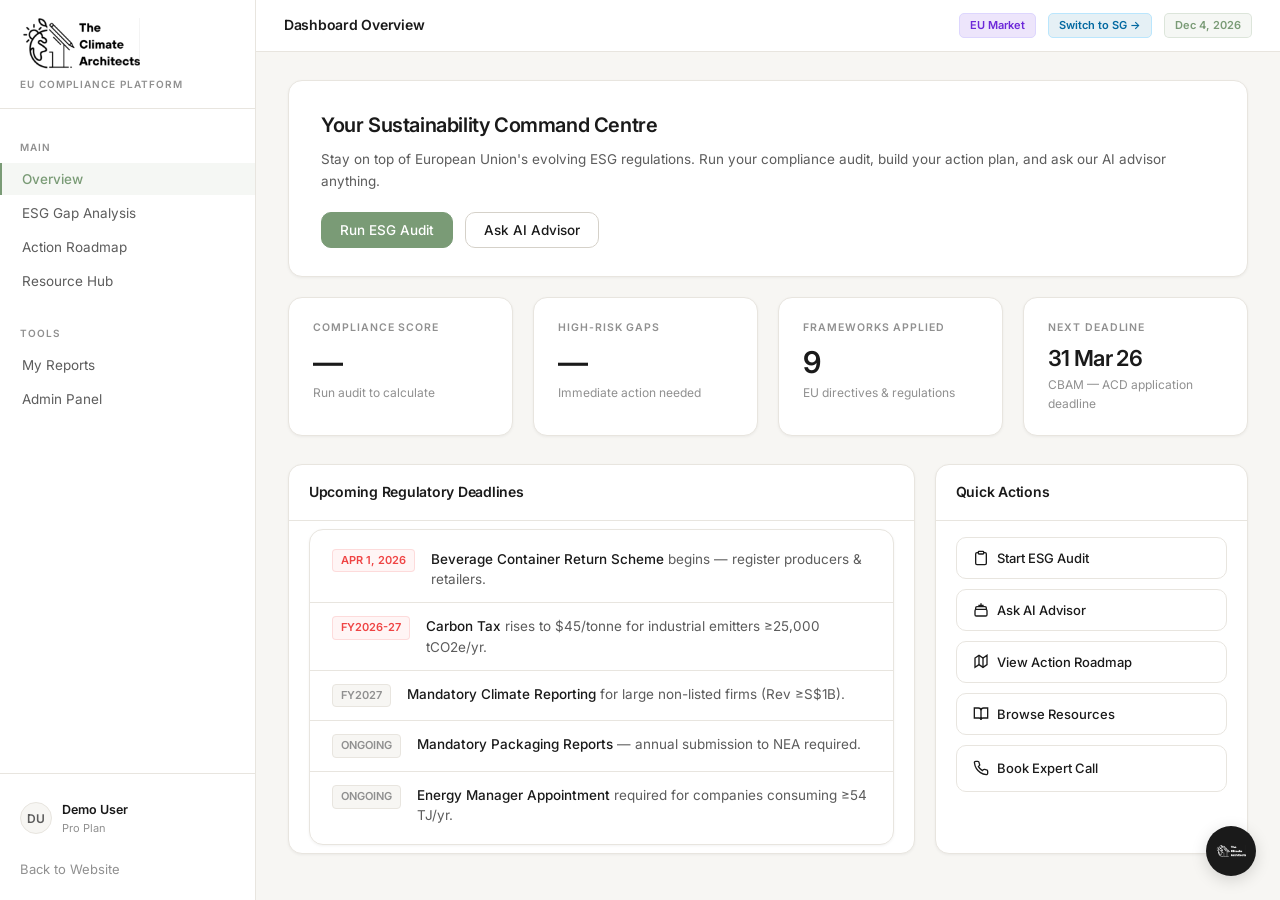
<file: public/dashboard-eu.html>
<!DOCTYPE html>
<html lang="en">
<head>
    <meta charset="UTF-8">
    <meta name="viewport" content="width=device-width, initial-scale=1.0">
    <title>EU Dashboard | The Climate Architects</title>
    <link rel="preconnect" href="https://fonts.googleapis.com">
    <link rel="preconnect" href="https://fonts.gstatic.com" crossorigin>
    <link href="https://fonts.googleapis.com/css2?family=Outfit:wght@300;400;500;600;700;800;900&family=DM+Serif+Display:ital@0;1&display=swap" rel="stylesheet">
    <style>
        @import url('https://fonts.googleapis.com/css2?family=Inter:wght@300;400;500;600;700;800&display=swap');

        :root {
            --db-bg:           #F7F6F3;
            --db-surface:      #FFFFFF;
            --db-border:       #E8E5DF;
            --db-border-mid:   #D5D1C9;
            --db-ink:          #1A1A1A;
            --db-ink-mid:      #5C5C5C;
            --db-ink-muted:    #909090;
            --db-accent:       #7A9B76;
            --db-accent-hover: #698A65;
            --db-accent-tint:  rgba(122,155,118,0.08);
            --db-accent-border:rgba(122,155,118,0.20);
            --db-font: 'Inter', -apple-system, BlinkMacSystemFont, sans-serif;
            --db-r:    10px;
            --db-r-lg: 14px;
            --db-shadow-xs: 0 1px 3px rgba(0,0,0,0.05);
            --db-shadow-sm: 0 2px 8px rgba(0,0,0,0.07);

            /* Legacy mapping for backend compatibility */
            --teal: var(--db-accent);
            --teal-light: var(--db-accent-hover);
            --teal-dark: var(--db-accent-hover);
            --teal-glow: var(--db-accent-tint);
            --teal-10: var(--db-accent-tint);
            --forest: var(--db-ink);
            --bg: var(--db-bg);
            --panel: var(--db-surface);
            --radius: var(--db-r-lg);
            --shadow: var(--db-shadow-xs);
            --text: var(--db-ink);
            --text-mid: var(--db-ink-mid);
            --text-soft: var(--db-ink-muted);
            --danger: #ef4444;
            --warn: #f59e0b;
            --success: #10b981;
            --charcoal: var(--db-surface);
            --font: var(--db-font);
            --serif: var(--db-font);
        }

        * { margin: 0; padding: 0; box-sizing: border-box; }
        html { scroll-behavior: smooth; }

        body, p, span, div, button, input, select, label, td, th, li, a {
            font-family: var(--db-font);
        }

        body {
            background: var(--db-bg);
            color: var(--db-ink);
            font-family: var(--db-font);
            font-size: 14px;
            line-height: 1.6;
            -webkit-font-smoothing: antialiased;
            display: flex;
            height: 100vh;
            overflow: hidden;
        }

        h1, h2, h3, h4, h5, h6 {
            font-family: var(--db-font);
            font-weight: 600;
            color: var(--db-ink);
            letter-spacing: -0.018em;
        }

        /* ── SIDEBAR ───────────────────────────────── */
        .sidebar {
            width: 256px;
            background: var(--db-surface);
            border-right: 1px solid var(--db-border);
            box-shadow: none;
            display: flex;
            flex-direction: column;
            flex-shrink: 0;
            z-index: 100;
            overflow: hidden;
        }
        .sidebar-logo {
            padding: 18px 20px 16px;
            border-bottom: 1px solid var(--db-border);
        }
        .sidebar-logo img {
            background: transparent !important;
            mix-blend-mode: multiply !important;
            height: 52px;
            width: auto;
            margin-bottom: 6px;
            display: block;
        }
        .logo-text { display: none; }
        .logo-sub {
            font-size: 10px;
            font-weight: 600;
            text-transform: uppercase;
            letter-spacing: 0.1em;
            color: var(--db-ink-muted);
            margin-top: 3px;
        }
        .sidebar-nav {
            flex: 1;
            padding: 12px 0;
            display: flex;
            flex-direction: column;
            gap: 2px;
            overflow-y: auto;
        }
        .nav-label {
            font-size: 10px;
            font-weight: 600;
            text-transform: uppercase;
            letter-spacing: 0.09em;
            color: var(--db-ink-muted);
            padding: 18px 20px 6px;
        }
        .nav-item {
            padding: 8px 20px;
            font-size: 13.5px;
            font-weight: 400;
            color: var(--db-ink-mid);
            background: transparent;
            border-left: 2px solid transparent;
            display: block;
            width: 100%;
            text-align: left;
            transition: all 0.15s ease;
            cursor: pointer;
            border-radius: 0;
            border-top: none;
            border-right: none;
            border-bottom: none;
            text-decoration: none;
        }
        .nav-item:hover {
            background: var(--db-bg);
            color: var(--db-ink);
        }
        .nav-item.active {
            background: var(--db-accent-tint) !important;
            color: var(--db-accent) !important;
            font-weight: 500 !important;
            border-left-color: var(--db-accent) !important;
        }
        .nav-item .icon { display: none; }
        .nav-badge {
            margin-left: auto;
            font-size: 10px;
            font-weight: 600;
            background: var(--db-bg);
            border: 1px solid var(--db-border);
            color: var(--db-ink-muted);
            padding: 2px 7px;
            border-radius: 4px;
            display: inline-block;
            float: right;
        }
        .nav-badge.green {
            background: var(--db-accent-tint);
            border-color: var(--db-accent-border);
            color: var(--db-accent);
        }
        .sidebar-footer {
            padding: 12px 0;
            border-top: 1px solid var(--db-border);
            background: var(--db-surface);
        }
        .user-chip {
            display: flex;
            align-items: center;
            gap: 10px;
            padding: 14px 20px;
            font-size: 12.5px;
            color: var(--db-ink-mid);
        }
        .user-avatar {
            width: 32px;
            height: 32px;
            border-radius: 50%;
            background: var(--db-bg);
            border: 1px solid var(--db-border);
            display: flex;
            align-items: center;
            justify-content: center;
            font-size: 12px;
            font-weight: 600;
            color: var(--db-ink-mid);
            flex-shrink: 0;
        }
        .user-info { flex: 1; overflow: hidden; }
        .user-name { font-weight: 600; color: var(--db-ink); white-space: nowrap; overflow: hidden; text-overflow: ellipsis; }
        .user-role { font-size: 11px; color: var(--db-ink-muted); }
        .back-btn {
            font-size: 13px;
            color: var(--db-ink-muted);
            padding: 8px 20px;
            display: block;
            background: transparent;
            border: none;
            cursor: pointer;
            transition: color 0.15s ease;
            text-align: left;
            width: 100%;
            text-decoration: none;
        }
        .back-btn:hover { color: var(--db-ink); }

        /* ── MAIN CONTENT ───────────────────────────── */
        .main {
            flex: 1;
            display: flex;
            flex-direction: column;
            overflow: hidden;
            background: var(--db-bg);
        }
        .topbar {
            background: var(--db-surface);
            border-bottom: 1px solid var(--db-border);
            height: 52px;
            padding: 0 28px;
            display: flex;
            align-items: center;
            justify-content: space-between;
            flex-shrink: 0;
            position: sticky;
            top: 0;
            z-index: 50;
        }
        .topbar-left { display: flex; align-items: center; gap: 14px; }
        .topbar-left img { display: none !important; }
        .topbar-left h2 {
            font-size: 14px;
            font-weight: 600;
            color: var(--db-ink);
        }
        .topbar-left p { display: none; }
        .topbar-right { display: flex; align-items: center; gap: 12px; }

        .pill-tag {
            font-size: 11px;
            font-weight: 600;
            padding: 3px 10px;
            background: var(--db-accent-tint);
            color: var(--db-accent);
            border: 1px solid var(--db-accent-border);
            border-radius: 5px;
            display: inline-block;
        }

        /* ── SCROLL AREA ────────────────────────────── */
        .page-body {
            flex: 1;
            overflow-y: auto;
            padding: 28px 32px;
        }

        /* ── VIEWS ──────────────────────────────────── */
        .view { display: none; animation: fadeUp 0.3s ease both; }
        .view.active { display: block; }
        @keyframes fadeUp {
            from { opacity: 0; transform: translateY(8px); }
            to   { opacity: 1; transform: translateY(0); }
        }

        /* ── WELCOME / HERO CARD ─────────────────────── */
        .overview-hero {
            background: var(--db-surface);
            border: 1px solid var(--db-border);
            border-radius: var(--db-r-lg);
            padding: 28px 32px;
            margin-bottom: 20px;
            box-shadow: var(--db-shadow-xs);
            position: relative;
            overflow: hidden;
            color: var(--db-ink);
        }
        .overview-hero img { display: none !important; }
        .hero-eyebrow { display: none; }
        .hero-title {
            font-size: 20px;
            font-weight: 600;
            letter-spacing: -0.02em;
            color: var(--db-ink);
            margin-bottom: 8px;
        }
        .hero-desc {
            font-size: 13.5px;
            color: var(--db-ink-mid);
            margin-bottom: 20px;
            line-height: 1.6;
        }
        .hero-actions { display: flex; gap: 12px; flex-wrap: wrap; }

        /* ── BUTTONS ────────────────────────────────── */
        .btn {
            display: inline-flex;
            align-items: center;
            gap: 8px;
            font-family: var(--db-font);
            cursor: pointer;
            text-decoration: none;
        }
        .btn-teal,
        .btn-solid {
            background: var(--db-accent);
            color: #fff;
            border: 1px solid var(--db-accent);
            border-radius: var(--db-r);
            padding: 9px 18px;
            font-size: 13.5px;
            font-weight: 500;
            box-shadow: none;
            transition: background 0.15s ease, transform 0.15s ease;
        }
        .btn-teal:hover,
        .btn-solid:hover {
            background: var(--db-accent-hover);
            transform: translateY(-1px);
            color: #fff;
        }
        .btn-outline,
        .btn-ghost {
            background: var(--db-surface);
            color: var(--db-ink);
            border: 1px solid var(--db-border-mid);
            border-radius: var(--db-r);
            padding: 9px 18px;
            font-size: 13.5px;
            font-weight: 500;
            box-shadow: none;
            transition: all 0.15s ease;
        }
        .btn-outline:hover,
        .btn-ghost:hover {
            background: var(--db-bg);
            border-color: var(--db-ink-muted);
            color: var(--db-ink);
        }

        /* ── STAT CARDS ─────────────────────────────── */
        .stats-row {
            display: grid;
            grid-template-columns: repeat(auto-fit, minmax(220px, 1fr));
            gap: 20px;
            margin-bottom: 28px;
        }
        .stat-card {
            background: var(--db-surface);
            border: 1px solid var(--db-border);
            border-radius: var(--db-r-lg);
            padding: 22px 24px;
            box-shadow: var(--db-shadow-xs);
            position: relative;
            overflow: hidden;
            transition: box-shadow 0.15s ease;
        }
        .stat-card:hover { box-shadow: var(--db-shadow-sm); }
        .stat-card .accent-line { display: none !important; }

        .stat-label {
            font-size: 10.5px;
            font-weight: 600;
            text-transform: uppercase;
            letter-spacing: 0.09em;
            color: var(--db-ink-muted);
            margin-bottom: 10px;
        }
        .stat-value {
            font-size: 30px;
            font-weight: 600;
            color: var(--db-ink);
            letter-spacing: -0.03em;
            line-height: 1;
            margin-bottom: 6px;
        }
        .stat-value.warn,
        .stat-value.danger,
        .stat-value.success { color: var(--db-ink); }

        .stat-sub {
            font-size: 12px;
            color: var(--db-ink-muted);
            margin-top: 0;
        }

        .quick-grid {
            display: grid;
            grid-template-columns: 2fr 1fr;
            gap: 20px;
            margin-bottom: 28px;
        }

        /* ── SECTION PANEL ──────────────────────────── */
        .panel {
            background: var(--db-surface);
            border: 1px solid var(--db-border);
            border-radius: var(--db-r-lg);
            box-shadow: var(--db-shadow-xs);
            overflow: hidden;
            margin-bottom: 20px;
        }
        .panel-head {
            padding: 16px 20px;
            border-bottom: 1px solid var(--db-border);
            display: flex;
            align-items: center;
            justify-content: space-between;
        }
        .panel-head h3 {
            font-size: 14px;
            font-weight: 600;
            color: var(--db-ink);
        }
        .panel-body { padding: 16px 20px; }

        /* ── ASSESSMENT ─────────────────────────────── */
        .assess-header { margin-bottom: 24px; }
        .assess-header h1 { font-size: 18px; font-weight: 600; margin-bottom: 6px; color: var(--db-ink); }
        .assess-header p { font-size: 13.5px; color: var(--db-ink-mid); }

        .policy-card {
            background: var(--db-surface);
            border: 1px solid var(--db-border);
            border-radius: var(--db-r-lg);
            padding: 18px 20px;
            margin-bottom: 12px;
            box-shadow: var(--db-shadow-xs);
        }
        .pc-top {
            display: flex;
            align-items: center;
            justify-content: space-between;
            margin-bottom: 10px;
        }
        .pc-num {
            font-size: 12px;
            font-weight: 600;
            color: var(--db-ink-muted);
            margin-right: 8px;
        }
        .pc-title { font-size: 14px; font-weight: 600; color: var(--db-ink); }
        .pc-tag {
            font-size: 10px;
            font-weight: 500;
            padding: 2px 6px;
            background: var(--db-bg);
            border: 1px solid var(--db-border);
            color: var(--db-ink-muted);
            border-radius: 4px;
        }
        .pc-criteria {
            font-size: 13px;
            color: var(--db-ink-mid);
            margin-bottom: 14px;
            padding-left: 0;
            border-left: none;
            background: transparent;
        }
        .pc-controls {
            display: grid;
            grid-template-columns: 1fr 1fr;
            gap: 12px;
        }
        .ctrl-group label {
            display: block;
            font-size: 11px;
            font-weight: 600;
            color: var(--db-ink-muted);
            margin-bottom: 4px;
            text-transform: uppercase;
            letter-spacing: 0.05em;
        }
        .form-select {
            width: 100%;
            background: var(--db-bg);
            border: 1px solid var(--db-border-mid);
            border-radius: var(--db-r);
            padding: 8px 12px;
            font-size: 13px;
            color: var(--db-ink);
            outline: none;
            transition: border-color 0.15s ease;
        }
        .form-select:focus {
            border-color: var(--db-accent);
        }
        .form-select:disabled { opacity: 0.5; }

        /* ── ROADMAP ────────────────────────────────── */
        .roadmap-list { list-style: none; padding: 0; }
        .roadmap-item {
            background: var(--db-surface);
            border: 1px solid var(--db-border);
            border-radius: var(--db-r-lg);
            padding: 18px 22px;
            margin-bottom: 10px;
            box-shadow: var(--db-shadow-xs);
            display: flex;
            gap: 16px;
            align-items: flex-start;
        }
        .road-step {
            width: 26px; height: 26px;
            border-radius: 50%;
            background: var(--db-accent-tint);
            border: 1px solid var(--db-accent-border);
            color: var(--db-accent);
            font-size: 12px; font-weight: 600;
            display: flex; align-items: center; justify-content: center;
            flex-shrink: 0;
        }
        .road-content h4 { font-size: 14px; font-weight: 600; color: var(--db-ink); margin-bottom: 3px; }
        .road-content p { font-size: 13px; color: var(--db-ink-mid); line-height: 1.55; }
        .road-tag {
            font-size: 11px; font-weight: 500;
            padding: 2px 8px;
            background: var(--db-bg);
            border: 1px solid var(--db-border);
            border-radius: 4px;
            color: var(--db-ink-muted);
            margin-left: auto;
            flex-shrink: 0;
            text-transform: none;
        }

        /* ── RESOURCES ──────────────────────────────── */
        .resource-grid {
            display: grid;
            grid-template-columns: repeat(auto-fill, minmax(260px, 1fr));
            gap: 16px;
        }
        .resource-card {
            background: var(--db-surface);
            border: 1px solid var(--db-border);
            border-radius: var(--db-r-lg);
            padding: 16px 20px;
            margin-bottom: 8px;
            display: flex; gap: 14px; align-items: flex-start;
            text-decoration: none; color: inherit;
            transition: border-color 0.15s ease, box-shadow 0.15s ease;
        }
        .resource-card:hover { border-color: var(--db-accent-border); box-shadow: var(--db-shadow-sm); }
        .res-icon {
            width: 30px; height: 30px;
            border-radius: 6px;
            background: var(--db-accent-tint);
            border: 1px solid var(--db-accent-border);
            color: var(--db-accent);
            font-size: 12px; font-weight: 700;
            display: flex; align-items: center; justify-content: center;
            flex-shrink: 0;
        }
        .res-title { font-size: 13.5px; font-weight: 600; color: var(--db-ink); }
        .res-desc { font-size: 12.5px; color: var(--db-ink-mid); line-height: 1.45; }
        .res-type { display: none; }

        /* ── DEADLINES LIST ─────────────────────────── */
        .deadline-list {
            background: var(--db-surface);
            border: 1px solid var(--db-border);
            border-radius: var(--db-r-lg);
            padding: 6px 0;
            box-shadow: var(--db-shadow-xs);
            list-style: none;
        }
        .deadline-item {
            padding: 13px 22px;
            border-bottom: 1px solid var(--db-border);
            display: flex;
            gap: 16px;
            align-items: flex-start;
        }
        .deadline-item:last-child { border-bottom: none; }
        .dl-date {
            font-size: 11px;
            font-weight: 600;
            color: var(--db-ink-muted);
            background: var(--db-bg);
            border: 1px solid var(--db-border);
            border-radius: 4px;
            padding: 2px 8px;
            white-space: nowrap;
            flex-shrink: 0;
            text-transform: uppercase;
        }
        .dl-date.urgent {
            color: #ef4444;
            background: rgba(239,68,68,0.05);
            border-color: rgba(239,68,68,0.15);
        }
        .dl-text { font-size: 13.5px; color: var(--db-ink-mid); line-height: 1.5; }
        .dl-text strong { color: var(--db-ink); font-weight: 500; }

        /* ── QUICK ACTIONS ──────────────────────────── */
        .quick-grid .panel:last-child .panel-body {
            display: flex;
            flex-direction: column;
            gap: 8px;
        }
        .quick-grid .panel:last-child .btn,
        .quick-grid .panel:last-child a.btn {
            background: var(--db-surface) !important;
            border: 1px solid var(--db-border) !important;
            border-radius: var(--db-r) !important;
            padding: 12px 16px !important;
            font-size: 13px !important;
            font-weight: 500 !important;
            color: var(--db-ink) !important;
            cursor: pointer !important;
            transition: all 0.15s ease !important;
            display: flex !important;
            align-items: center !important;
            gap: 8px !important;
            text-decoration: none !important;
            width: 100% !important;
            box-shadow: none !important;
            justify-content: flex-start !important;
        }
        .quick-grid .panel:last-child .btn:hover,
        .quick-grid .panel:last-child a.btn:hover {
            border-color: var(--db-accent-border) !important;
            background: var(--db-accent-tint) !important;
            color: var(--db-accent) !important;
            transform: none !important;
        }
        .quick-grid .panel:last-child .btn svg {
            margin-right: 0 !important;
            flex-shrink: 0;
        }

        /* ── TABLES ─────────────────────────────────── */
        .gap-table {
            width: 100%;
            border-collapse: separate;
            border-spacing: 0;
            background: var(--db-surface);
        }
        .gap-table th {
            background: var(--db-bg);
            padding: 10px 16px;
            font-size: 10.5px;
            font-weight: 600;
            text-transform: uppercase;
            letter-spacing: 0.08em;
            color: var(--db-ink-muted);
            border-bottom: 1px solid var(--db-border);
            text-align: left;
        }
        .gap-table td {
            padding: 12px 16px;
            font-size: 13.5px;
            color: var(--db-ink-mid);
            border-bottom: 1px solid var(--db-border);
            text-align: left;
        }
        .gap-table tr:last-child td { border-bottom: none; }
        .gap-table tbody tr:hover td { background: var(--db-bg); }
        .gap-table td:first-child { font-weight: 500; color: var(--db-ink); }

        .badge {
            font-size: 11px;
            font-weight: 500;
            padding: 2px 6px;
            border-radius: 4px;
            text-transform: none;
            display: inline-block;
        }
        .badge-high { background: rgba(239,68,68,0.05); color: #ef4444; border: 1px solid rgba(239,68,68,0.15); }
        .badge-med  { background: rgba(245,158,11,0.05); color: #f59e0b; border: 1px solid rgba(245,158,11,0.15); }
        .badge-low  { background: rgba(59,130,246,0.05); color: #3b82f6; border: 1px solid rgba(59,130,246,0.15); }

        .status-red   { color: #ef4444; font-weight: 500; }
        .status-amber { color: #f59e0b; font-weight: 500; }
        .status-green { color: #10b981; font-weight: 500; }

        /* ── ARIA CHAT WIDGET ───────────────────────── */
        .chat-fab {
            position: fixed;
            bottom: 24px;
            right: 24px;
            z-index: 9999;
        }
        .fab-btn {
            width: 50px;
            height: 50px;
            border-radius: 50%;
            background: var(--db-ink);
            border: none;
            box-shadow: 0 4px 16px rgba(0,0,0,0.15);
            cursor: pointer;
            display: flex;
            align-items: center;
            justify-content: center;
            transition: transform 0.15s ease;
        }
        .fab-btn:hover { transform: scale(1.04); }
        .fab-btn img {
            filter: brightness(0) invert(1) !important;
            width: 24px; height: 24px;
        }
        .fab-pulse { display: none; }

        .chat-window {
            position: absolute;
            bottom: 64px;
            right: 0;
            width: 340px;
            height: 460px;
            background: var(--db-surface);
            border: 1px solid var(--db-border);
            border-radius: var(--db-r-lg);
            box-shadow: 0 8px 28px rgba(0,0,0,0.1);
            display: flex;
            flex-direction: column;
            overflow: hidden;
            transform-origin: bottom right;
            transform: scale(0.9) translateY(10px);
            opacity: 0;
            pointer-events: none;
            transition: transform 0.15s ease, opacity 0.15s ease;
        }
        .chat-window.open {
            transform: scale(1) translateY(0);
            opacity: 1;
            pointer-events: all;
        }
        .chat-head {
            background: var(--db-ink);
            color: #fff;
            padding: 12px 16px;
            display: flex;
            align-items: center;
            justify-content: space-between;
            flex-shrink: 0;
        }
        .chat-avatar { display: none; }
        .chat-head-info { flex: 1; }
        .chat-head-name { font-size: 13px; font-weight: 500; color: #fff; }
        .chat-head-status { display: none; }
        .chat-close-btn {
            background: transparent;
            border: none;
            color: rgba(255,255,255,0.7);
            cursor: pointer;
            font-size: 12px;
        }
        .chat-close-btn:hover { color: #fff; }

        .chat-body {
            flex: 1;
            overflow-y: auto;
            padding: 14px;
            background: var(--db-bg);
            display: flex;
            flex-direction: column;
            gap: 10px;
        }
        .msg { max-width: 85%; font-size: 13px; line-height: 1.5; }
        .msg-bot {
            background: var(--db-surface);
            color: var(--db-ink);
            align-self: flex-start;
            border-radius: 6px;
            padding: 8px 12px;
            border: 1px solid var(--db-border);
            box-shadow: var(--db-shadow-xs);
        }
        .msg-user {
            background: var(--db-accent);
            color: #fff;
            align-self: flex-end;
            border-radius: 6px;
            padding: 8px 12px;
        }
        .chat-suggestions {
            display: flex;
            flex-wrap: wrap;
            gap: 6px;
            padding: 8px 12px;
            background: var(--db-surface);
            border-top: 1px solid var(--db-border);
        }
        .suggestion-chip {
            background: var(--db-surface);
            border: 1px solid var(--db-border);
            border-radius: 5px;
            padding: 4px 10px;
            font-size: 12px;
            color: var(--db-ink-mid);
            cursor: pointer;
            transition: all 0.15s ease;
            outline: none;
        }
        .suggestion-chip:hover {
            border-color: var(--db-accent-border);
            color: var(--db-accent);
            background: var(--db-accent-tint);
        }
        .chat-footer {
            padding: 10px 12px;
            background: var(--db-surface);
            border-top: 1px solid var(--db-border);
            display: flex;
            gap: 8px;
        }
        .chat-input {
            flex: 1;
            background: var(--db-bg);
            border: 1px solid var(--db-border-mid);
            border-radius: 6px;
            padding: 8px 11px;
            font-size: 13px;
            font-family: var(--db-font);
            color: var(--db-ink);
            outline: none;
        }
        .chat-input:focus { border-color: var(--db-accent); }
        .chat-send {
            background: var(--db-accent);
            color: #fff;
            border: none;
            border-radius: 6px;
            padding: 8px 12px;
            cursor: pointer;
            font-size: 12px;
            transition: background 0.15s ease;
        }
        .chat-send:hover { background: var(--db-accent-hover); }

        /* ── LOGIN + REGISTER FORMS ─────────────────── */
        #auth-modal {
            position: fixed; inset: 0;
            background: rgba(26,26,26,0.3);
            backdrop-filter: blur(4px);
            z-index: 99999;
            display: flex; align-items: center; justify-content: center;
        }
        #auth-modal > div {
            background: var(--db-surface) !important;
            border: 1px solid var(--db-border) !important;
            border-radius: var(--db-r-lg) !important;
            padding: 32px 28px !important;
            max-width: 380px !important;
            width: 100% !important;
            box-shadow: var(--db-shadow-sm) !important;
            position: relative;
        }
        #auth-modal img {
            background: transparent !important;
            mix-blend-mode: multiply !important;
        }
        #auth-modal h2 { font-size: 18px; font-weight: 600; margin-bottom: 6px; color: var(--db-ink); }

        #auth-modal .chat-input {
            background: var(--db-bg) !important;
            border: 1px solid var(--db-border-mid) !important;
            border-radius: var(--db-r) !important;
            padding: 9px 13px !important;
            font-size: 13.5px !important;
            font-family: var(--db-font) !important;
            color: var(--db-ink) !important;
            width: 100% !important;
            outline: none !important;
            transition: border-color 0.15s ease;
        }
        #auth-modal .chat-input:focus {
            border-color: var(--db-accent) !important;
            box-shadow: 0 0 0 3px rgba(122,155,118,0.14) !important;
        }

        #auth-market-form button {
            background: var(--db-surface) !important;
            border: 1px solid var(--db-border) !important;
            border-radius: var(--db-r-lg) !important;
            padding: 22px 24px !important;
            cursor: pointer !important;
            transition: all 0.2s ease !important;
            width: 100% !important;
            box-shadow: none !important;
            margin-bottom: 12px;
        }
        #auth-market-form button:hover {
            border-color: var(--db-accent-border) !important;
            box-shadow: var(--db-shadow-sm) !important;
            transform: translateY(-2px) !important;
            background: var(--db-surface) !important;
        }
        #auth-market-form button span { font-size: 24px !important; }
        #auth-market-form button div div:first-child { font-size: 14px !important; color: var(--db-ink) !important; font-weight: 600 !important; }
        #auth-market-form button div div:last-child { font-size: 11.5px !important; color: var(--db-ink-muted) !important; }

        /* ── RESPONSIVE ─────────────────────────────── */
        @media (max-width: 900px) {
            .sidebar { display: none; }
            .quick-grid { grid-template-columns: 1fr; }
            .pc-controls { grid-template-columns: 1fr; }
            .chat-window { width: 320px; }
        }

        /* ── TOAST ──────────────────────────────────── */
        .toast {
            position: fixed;
            bottom: 24px;
            right: 24px;
            background: var(--db-ink);
            color: #fff;
            font-size: 13px;
            font-weight: 500;
            padding: 10px 16px;
            border-radius: 6px;
            z-index: 99999;
            box-shadow: var(--db-shadow-sm);
            animation: slideInToast 0.2s ease, fadeOutToast 0.2s 2.8s ease forwards;
        }
        @keyframes slideInToast {
            from { transform: translateY(8px); opacity: 0; }
            to   { transform: translateY(0); opacity: 1; }
        }
        @keyframes fadeOutToast {
            to { opacity: 0; transform: translateY(-4px); }
        }
    </style>
</head>
<body>

<!-- SIDEBAR -->
<aside class="sidebar">
    <div class="sidebar-logo">
        <img src="logo.png?v=4.2" alt="The Climate Architects" style="background: transparent; mix-blend-mode: multiply; height:52px;width:auto;margin-bottom:6px;display:block;">
        <div class="logo-sub">EU Compliance Platform</div>
    </div>
    <nav class="sidebar-nav">
        <div class="nav-label">Main</div>
        <button class="nav-item active" onclick="showView('overview')">
            <span class="icon"></span> Overview
        </button>
        <button class="nav-item" onclick="showView('assessment')">
            <span class="icon"></span> ESG Gap Analysis
        </button>
        <button class="nav-item" onclick="showView('roadmap')">
            <span class="icon"></span> Action Roadmap
        </button>
        <button class="nav-item" onclick="showView('resources')">
            <span class="icon"></span> Resource Hub
        </button>
        <div class="nav-label" style="margin-top:8px;">Tools</div>
        <button class="nav-item" onclick="showView('reports')">
            <span class="icon"></span> My Reports
            <span class="nav-badge green" id="reports-badge">0</span>
        </button>
        <button class="nav-item" id="admin-nav-item" style="display:none;" onclick="showView('admin')">
            <span class="icon"></span> Admin Panel
        </button>
    </nav>
    <div class="sidebar-footer">
        <div class="user-chip" id="user-chip">
            <div class="user-avatar" id="sidebar-avatar">?</div>
            <div class="user-info">
                <div class="user-name" id="sidebar-name">Loading…</div>
                <div class="user-role" id="sidebar-plan">Free Plan</div>
            </div>
        </div>
        
        <a href="index.html" class="back-btn">Back to Website</a>
    </div>
</aside>

<!-- MAIN -->
<main class="main">
    <header class="topbar">
        <div class="topbar-left" style="display:flex;align-items:center;gap:14px;">
            <img src="logo.png?v=4.2" alt="The Climate Architects" style="background: transparent; mix-blend-mode: multiply; height:38px;width:auto;object-fit:contain;display:block;">
            <div>
                <h2 id="topbar-title">Dashboard Overview</h2>
                <p id="topbar-sub">European Union — CSRD · CBAM · CSDDD · ESPR · Pay Transparency</p>
            </div>
        </div>
        <div class="topbar-right">
            <span class="pill-tag" style="background:rgba(109,40,217,0.12);color:#6d28d9;border-color:#ddd6fe;">EU Market</span>
            <a href="dashboard-sg.html" class="pill-tag" style="background:rgba(3,105,161,0.1);color:#0369a1;border-color:#bae6fd;text-decoration:none;">Switch to SG →</a>
            <span class="pill-tag" id="date-tag">—</span>
        </div>
    </header>

    <div class="page-body">

        <!-- ══ OVERVIEW VIEW ══ -->
        <div class="view active" id="view-overview">
            <div class="overview-hero">
                <h1 class="hero-title">Your Sustainability Command Centre</h1>
                <p class="hero-desc">Stay on top of European Union's evolving ESG regulations. Run your compliance audit, build your action plan, and ask our AI advisor anything.</p>
                <div class="hero-actions">
                    <button class="btn btn-teal" onclick="showView('assessment')">Run ESG Audit</button>
                    <button class="btn btn-outline" onclick="openChat()">Ask AI Advisor</button>
                </div>
            </div>

            <div class="stats-row" id="overview-stats">
                <div class="stat-card">
                    <div class="accent-line"></div>
                    <div class="stat-label">Compliance Score</div>
                    <div class="stat-value" id="ov-score">—</div>
                    <div class="stat-sub">Run audit to calculate</div>
                </div>
                <div class="stat-card">
                    <div class="accent-line danger"></div>
                    <div class="stat-label">High-Risk Gaps</div>
                    <div class="stat-value danger" id="ov-high">—</div>
                    <div class="stat-sub">Immediate action needed</div>
                </div>
                <div class="stat-card">
                    <div class="accent-line warn"></div>
                    <div class="stat-label">Frameworks Applied</div>
                    <div class="stat-value warn" id="ov-frameworks">9</div>
                    <div class="stat-sub">EU directives &amp; regulations</div>
                </div>
                <div class="stat-card">
                    <div class="accent-line success"></div>
                    <div class="stat-label">Next Deadline</div>
                    <div class="stat-value success" style="font-size:22px;">31 Mar 26</div>
                    <div class="stat-sub">CBAM — ACD application deadline</div>
                </div>
            </div>

            <div class="quick-grid">
                <div class="panel">
                    <div class="panel-head">
                        <h3>Upcoming Regulatory Deadlines</h3>
                    </div>
                    <div class="panel-body" style="padding: 8px 20px;">
                        <ul class="deadline-list">
                            <li class="deadline-item"><span class="dl-date urgent">Apr 1, 2026</span><span class="dl-text"><strong>Beverage Container Return Scheme</strong> begins — register producers & retailers.</span></li>
                            <li class="deadline-item"><span class="dl-date urgent">FY2026-27</span><span class="dl-text"><strong>Carbon Tax</strong> rises to $45/tonne for industrial emitters ≥25,000 tCO2e/yr.</span></li>
                            <li class="deadline-item"><span class="dl-date">FY2027</span><span class="dl-text"><strong>Mandatory Climate Reporting</strong> for large non-listed firms (Rev ≥S$1B).</span></li>
                            <li class="deadline-item"><span class="dl-date">Ongoing</span><span class="dl-text"><strong>Mandatory Packaging Reports</strong> — annual submission to NEA required.</span></li>
                            <li class="deadline-item"><span class="dl-date">Ongoing</span><span class="dl-text"><strong>Energy Manager Appointment</strong> required for companies consuming ≥54 TJ/yr.</span></li>
                        </ul>
                    </div>
                </div>

                <div class="panel">
                    <div class="panel-head">
                        <h3>Quick Actions</h3>
                    </div>
                    <div class="panel-body" style="display:flex;flex-direction:column;gap:10px;">
                        <button class="btn btn-solid" style="width:100%;justify-content:center;" onclick="showView('assessment')"><svg viewBox="0 0 24 24" fill="none" stroke="currentColor" stroke-width="2" width="16" height="16" style="margin-right:8px; display:inline-block; vertical-align:middle;"><path d="M16 4h2a2 2 0 0 1 2 2v14a2 2 0 0 1-2 2H6a2 2 0 0 1-2-2V6a2 2 0 0 1 2-2h2"/><rect x="8" y="2" width="8" height="4" rx="1" ry="1"/></svg> Start ESG Audit</button>
                        <button class="btn btn-ghost" style="width:100%;justify-content:center;" onclick="openChat()"><svg viewBox="0 0 24 24" fill="none" stroke="currentColor" stroke-width="2" width="16" height="16" style="margin-right:8px; display:inline-block; vertical-align:middle;"><rect x="3" y="11" width="18" height="10" rx="2"/><path d="M12 2v4M8 5h8M4 11v-2a2 2 0 0 1 2-2h12a2 2 0 0 1 2 2v2M9 16h.01M15 16h.01"/></svg> Ask AI Advisor</button>
                        <button class="btn btn-ghost" style="width:100%;justify-content:center;" onclick="showView('roadmap')"><svg viewBox="0 0 24 24" fill="none" stroke="currentColor" stroke-width="2" width="16" height="16" style="margin-right:8px; display:inline-block; vertical-align:middle;"><polygon points="3 6 3 20 9 16 15 20 21 16 21 2 15 6 9 2 3 6"/><line x1="9" y1="2" x2="9" y2="16"/><line x1="15" y1="6" x2="15" y2="20"/></svg> View Action Roadmap</button>
                        <button class="btn btn-ghost" style="width:100%;justify-content:center;" onclick="showView('resources')"><svg viewBox="0 0 24 24" fill="none" stroke="currentColor" stroke-width="2" width="16" height="16" style="margin-right:8px; display:inline-block; vertical-align:middle;"><path d="M2 3h6a4 4 0 0 1 4 4v14a3 3 0 0 0-3-3H2zM22 3h-6a4 4 0 0 0-4 4v14a3 3 0 0 1 3-3h7z"/></svg> Browse Resources</button>
                        <a href="index.html#bookCallModal" class="btn btn-ghost" style="width:100%;justify-content:center;text-align:center;"><svg viewBox="0 0 24 24" fill="none" stroke="currentColor" stroke-width="2" width="16" height="16" style="margin-right:8px; display:inline-block; vertical-align:middle;"><path d="M22 16.92v3a2 2 0 0 1-2.18 2 19.79 19.79 0 0 1-8.63-3.07 19.5 19.5 0 0 1-6-6 19.79 19.79 0 0 1-3.07-8.67A2 2 0 0 1 4.11 2h3a2 2 0 0 1 2 1.72 12.84 12.84 0 0 0 .7 2.81 2 2 0 0 1-.45 2.11L8.09 9.91a16 16 0 0 0 6 6l1.27-1.27a2 2 0 0 1 2.11-.45 12.84 12.84 0 0 0 2.81.7A2 2 0 0 1 22 16.92z"/></svg> Book Expert Call</a>
                    </div>
                </div>
            </div>
        </div>

        <!-- ══ ASSESSMENT VIEW ══ -->
        <div class="view" id="view-assessment">
            <div class="assess-header">
                <h1>EU ESG Compliance Audit</h1>
                <p>Self-assess against the EU's 9 key regulatory frameworks — CSRD, CBAM, CSDDD, ESPR, PPWR, DIWASS, Pay Transparency, Gender Balance, and VSME. Takes under 5 minutes.</p>
            </div>
            <div id="questions-container"></div>
            <div style="text-align:center; margin-top:36px; padding-bottom:40px;">
                <button class="btn btn-solid" style="padding:14px 36px;font-size:15px;" onclick="generateReport()">Run AI Gap Analysis</button>
            </div>
        </div>

        <!-- ══ RESULTS VIEW ══ -->
        <div class="view" id="view-results">
            <div class="result-header">
                <h1>Your ESG Diagnostic Results</h1>
                <p>Based on the EU's 2026 regulatory landscape and your inputs — here is your compliance standing across key directives and regulations.</p>
            </div>

            <div class="stats-row">
                <div class="stat-card" id="res-score-card">
                    <div class="accent-line" id="res-score-accent"></div>
                    <div class="stat-label">Compliance Score</div>
                    <div class="stat-value" id="res-score">0%</div>
                    <div class="stat-sub" id="res-score-text">—</div>
                </div>
                <div class="stat-card">
                    <div class="accent-line danger"></div>
                    <div class="stat-label">High Priority Gaps</div>
                    <div class="stat-value danger" id="res-high">0</div>
                    <div class="stat-sub">Items needing immediate action</div>
                </div>
                <div class="stat-card">
                    <div class="accent-line warn"></div>
                    <div class="stat-label">Applicable Frameworks</div>
                    <div class="stat-value warn" id="res-applicable">0</div>
                    <div class="stat-sub">Regulations touching your business</div>
                </div>
            </div>

            <div class="panel" style="margin-bottom:28px;">
                <div class="panel-head">
                    <h3>Action Plan & Identified Gaps</h3>
                    <a href="index.html#bookCallModal" class="btn btn-solid" style="padding:8px 16px;font-size:12px;">Get Expert Help →</a>
                </div>
                <table class="gap-table">
                    <thead>
                        <tr>
                            <th>Regulation</th>
                            <th>Current Status</th>
                            <th>Priority</th>
                            <th>Required Action</th>
                        </tr>
                    </thead>
                    <tbody id="gap-table-body"></tbody>
                </table>
            </div>

            <div class="panel" style="margin-bottom:28px;" id="ai-insight-panel">
                <div class="panel-head">
                    <h3>AI Insight Summary</h3>
                    <span class="pill-tag">Powered by Claude</span>
                </div>
                <div class="panel-body" id="ai-insight-body" style="font-size:14px;line-height:1.7;color:var(--text-mid);">
                    <em style="color:var(--text-soft);">Generating personalised analysis…</em>
                </div>
            </div>

            <div style="display:flex;gap:12px;justify-content:center;padding-bottom:40px;">
                <button class="btn btn-ghost" onclick="showView('assessment')">Retake Assessment</button>
                <button class="btn btn-ghost" onclick="window.print()">Print Report</button>
                <button class="btn btn-solid" onclick="showView('roadmap')">View Action Roadmap</button>
            </div>
        </div>

        <!-- ══ ROADMAP VIEW ══ -->
        <div class="view" id="view-roadmap">
            <div class="assess-header">
                <h1>EU 90-Day Compliance Roadmap</h1>
                <p>A structured plan built around the EU's 2026 regulatory deadlines — CBAM registration, PPWR packaging, ESPR unsold goods, Pay Transparency HR audits, and CSRD data collection.</p>
            </div>

            <div class="quick-grid">
                <div class="panel">
                    <div class="panel-head"><h3>Phase-by-Phase Plan</h3></div>
                    <div class="panel-body" style="padding:8px 24px;">
                        <ul class="roadmap-list">
                            <li class="roadmap-item">
                                <div class="road-step">1</div>
                                <div class="road-content">
                                    <h4>Baseline Operational Audit</h4>
                                    <p>Map your energy, water, waste and emission data against applicable thresholds. Identify which frameworks legally apply to your business.</p>
                                    <span class="road-tag q1">Week 1–2</span>
                                </div>
                            </li>
                            <li class="roadmap-item">
                                <div class="road-step">2</div>
                                <div class="road-content">
                                    <h4>Appoint Compliance Officers</h4>
                                    <p>Register a certified Energy Manager (NEA) and Water Efficiency Manager if applicable. Set up internal reporting cadences.</p>
                                    <span class="road-tag q1">Week 2–4</span>
                                </div>
                            </li>
                            <li class="roadmap-item">
                                <div class="road-step">3</div>
                                <div class="road-content">
                                    <h4>Data Collection & Systems</h4>
                                    <p>Install submetering where required. Begin collecting Scope 1 & 2 emission data. Set up packaging tonnage tracking systems.</p>
                                    <span class="road-tag q2">Week 4–8</span>
                                </div>
                            </li>
                            <li class="roadmap-item">
                                <div class="road-step">4</div>
                                <div class="road-content">
                                    <h4>Submit Mandatory Reports</h4>
                                    <p>File annual energy & water reports to NEA. Submit packaging 3R plans. Register for Carbon Tax if applicable.</p>
                                    <span class="road-tag q2">Week 8–10</span>
                                </div>
                            </li>
                            <li class="roadmap-item">
                                <div class="road-step">5</div>
                                <div class="road-content">
                                    <h4>Build Your ESG Strategy</h4>
                                    <p>Move from compliance to competitive advantage. Set reduction targets, engage stakeholders, and prepare for ISSB climate disclosures.</p>
                                    <span class="road-tag q3">Week 10–12+</span>
                                </div>
                            </li>
                        </ul>
                    </div>
                </div>

                <div class="panel">
                    <div class="panel-head"><h3>Key Milestones</h3></div>
                    <div class="panel-body" style="font-size:13px;color:var(--text-mid);line-height:1.8;display:flex;flex-direction:column;gap:14px;">
                        <div style="padding:14px;background:var(--bg);border-radius:10px;border-left:3px solid var(--danger);">
                            <strong style="color:var(--text);display:block;margin-bottom:4px;">Immediate (0–30 days)</strong>
                            Register with NEA, identify applicable thresholds, appoint compliance leads.
                        </div>
                        <div style="padding:14px;background:var(--bg);border-radius:10px;border-left:3px solid var(--warn);">
                            <strong style="color:var(--text);display:block;margin-bottom:4px;">Short-term (30–60 days)</strong>
                            Deploy metering infrastructure, start data collection, submit first reports.
                        </div>
                        <div style="padding:14px;background:var(--bg);border-radius:10px;border-left:3px solid var(--success);">
                            <strong style="color:var(--text);display:block;margin-bottom:4px;">Strategic (60–90 days)</strong>
                            Set reduction targets, prepare ISSB climate disclosures, build investor narrative.
                        </div>
                        <a href="index.html#bookCallModal" class="btn btn-solid" style="width:100%;justify-content:center;margin-top:6px;"><svg viewBox="0 0 24 24" fill="none" stroke="currentColor" stroke-width="2" width="16" height="16" style="margin-right:8px; display:inline-block; vertical-align:middle;"><path d="M22 16.92v3a2 2 0 0 1-2.18 2 19.79 19.79 0 0 1-8.63-3.07 19.5 19.5 0 0 1-6-6 19.79 19.79 0 0 1-3.07-8.67A2 2 0 0 1 4.11 2h3a2 2 0 0 1 2 1.72 12.84 12.84 0 0 0 .7 2.81 2 2 0 0 1-.45 2.11L8.09 9.91a16 16 0 0 0 6 6l1.27-1.27a2 2 0 0 1 2.11-.45 12.84 12.84 0 0 0 2.81.7A2 2 0 0 1 22 16.92z"/></svg> Get Expert Guidance</a>
                    </div>
                </div>
            </div>
        </div>

        <!-- ══ RESOURCES VIEW ══ -->
        <div class="view" id="view-resources">
            <div class="assess-header">
                <h1>EU Resource Hub</h1>
                <p>Official EU regulatory sources, ESRS templates, CBAM guidance, and EmpCo compliance tools — all sourced from primary EU institutions.</p>
            </div>
            <div class="resource-grid">
                <a href="https://taxation-customs.ec.europa.eu/carbon-border-adjustment-mechanism_en" target="_blank" class="resource-card">
                    <div class="res-icon">B</div>
                    <div class="res-title">EC: CBAM Official Guidance</div>
                    <div class="res-desc">European Commission official guidance on CBAM — ACD registration, embedded carbon reporting, certificate pricing and surrender mechanism for 2026.</div>
                    <span class="res-type">Official Guide</span>
                </a>
                <a href="https://finance.ec.europa.eu/capital-markets-union-and-financial-markets/company-reporting-and-auditing/company-reporting/corporate-sustainability-reporting_en" target="_blank" class="resource-card">
                    <div class="res-icon">C</div>
                    <div class="res-title">EC: CSRD Official Page</div>
                    <div class="res-desc">Corporate Sustainability Reporting Directive — thresholds (>1,000 employees + >€450M turnover), ESRS standards, waves timeline, and Omnibus I amendments.</div>
                    <span class="res-type">Official Directive</span>
                </a>
                <a href="https://www.efrag.org/en/vsme-digital-template-and-xbrl-taxonomy" target="_blank" class="resource-card">
                    <div class="res-icon">V</div>
                    <div class="res-title">EFRAG: VSME Digital Template v1.2</div>
                    <div class="res-desc">Updated Feb 2026 — Excel-based VSME reporting template and XBRL taxonomy. Essential for SMEs responding to supply chain ESG data requests.</div>
                    <span class="res-type">Template / Tool</span>
                </a>
                <a href="https://commission.europa.eu/business-economy-euro/doing-business-eu/sustainability-due-diligence-responsible-business/corporate-sustainability-due-diligence_en" target="_blank" class="resource-card">
                    <div class="res-icon">D</div>
                    <div class="res-title">EC: CSDDD Due Diligence Guide</div>
                    <div class="res-desc">Corporate Sustainability Due Diligence Directive — applies to >5,000 employees and >€1.5B turnover. Transposition by July 2027; full application July 2028.</div>
                    <span class="res-type">Official Directive</span>
                </a>
                <a href="https://www.gleisslutz.com/en/know-how/new-eu-packaging-regulation-key-requirements-august-2026" target="_blank" class="resource-card">
                    <div class="res-icon">P</div>
                    <div class="res-title">PPWR: Packaging Compliance Guide</div>
                    <div class="res-desc">Key requirements effective August 12, 2026 — 100% recyclable packaging, PFAS ban in food-contact packaging, and digital marking (QR codes/pictograms).</div>
                    <span class="res-type">Compliance Guide</span>
                </a>
                <a href="https://psqr.eu/publications-resources/regulatory-compliance-2026/" target="_blank" class="resource-card">
                    <div class="res-icon">E</div>
                    <div class="res-title">ESPR: Ecodesign 2026 Guide</div>
                    <div class="res-desc">ESPR unsold goods destruction ban (July 19, 2026), Digital Product Passport rollout timeline, and sector-specific ecodesign requirements for textiles and electronics.</div>
                    <span class="res-type">Compliance Guide</span>
                </a>
                <a href="https://mirro.io/blog/eu-pay-transparency/timeline-checklist/" target="_blank" class="resource-card">
                    <div class="res-icon">T</div>
                    <div class="res-title">Pay Transparency: HR Checklist</div>
                    <div class="res-desc">Full compliance checklist for the EU Pay Transparency Directive — salary disclosure in job ads, salary history ban, employee information rights. Deadline: June 7, 2026.</div>
                    <span class="res-type">HR Checklist</span>
                </a>
                <a href="https://era.org.mt/announcements/new-eu-waste-shipment-regulation-and-digital-waste-shipment-system-diwass/" target="_blank" class="resource-card">
                    <div class="res-icon">W</div>
                    <div class="res-title">DIWASS: Digital Waste Shipments</div>
                    <div class="res-desc">From May 21, 2026 all intra-EU transboundary waste shipments must be managed electronically via DIWASS portal. Requires EORI number and EU Login account.</div>
                    <span class="res-type">Regulatory</span>
                </a>
                <div class="resource-card" style="cursor:default;" onclick="openChat()">
                    <div class="res-icon">AI</div>
                    <div class="res-title">Ask Aria — EU Advisor</div>
                    <div class="res-desc">Instant answers on CBAM thresholds, CSRD applicability, CSDDD value chain caps, ESPR deadlines, and all EU 2026 compliance questions.</div>
                    <span class="res-type" style="cursor:pointer;background:var(--teal);color:#fff;" onclick="openChat()">Open Chat →</span>
                </div>
            </div>
        </div>

        <!-- ══ REPORTS VIEW ══ -->
        <div class="view" id="view-reports">
            <div class="assess-header">
                <h1>My Reports</h1>
                <p>Your saved ESG audit history and compliance progress over time.</p>
            </div>
            <div id="reports-loading" style="text-align:center;padding:60px;color:var(--text-soft);">Loading your reports…</div>
            <div id="reports-empty" style="display:none;" class="panel" style="text-align:center;padding:60px 40px;">
                
                <h3 style="font-size:18px;font-weight:700;margin-bottom:8px;">No Saved Reports Yet</h3>
                <p style="font-size:14px;color:var(--text-soft);max-width:360px;margin:0 auto 24px;">Complete an ESG audit and your results will be saved here automatically.</p>
                <button class="btn btn-solid" onclick="showView('assessment')">Run Your First Audit</button>
            </div>
            <div id="reports-list" style="display:none;"></div>
        </div>

        <!-- ══ ADMIN VIEW ══ -->
        <div class="view" id="view-admin">
            <div class="assess-header">
                <h1>Admin Panel</h1>
                <p>Platform overview and user management.</p>
            </div>
            <div class="stats-row" id="admin-stats-row">
                <div class="stat-card"><div class="accent-line"></div><div class="stat-label">Total Users</div><div class="stat-value" id="adm-users">—</div></div>
                <div class="stat-card"><div class="accent-line success"></div><div class="stat-label">New This Week</div><div class="stat-value success" id="adm-new">—</div></div>
                <div class="stat-card"><div class="accent-line warn"></div><div class="stat-label">Total Audits</div><div class="stat-value warn" id="adm-audits">—</div></div>
                <div class="stat-card"><div class="accent-line"></div><div class="stat-label">Avg Score</div><div class="stat-value" id="adm-avg">—</div></div>
            </div>
            <div class="panel" style="margin-bottom:24px;">
                <div class="panel-head">
                    <h3>All Users</h3>
                    <input id="admin-search" type="text" class="chat-input" style="width:240px;border-radius:8px;" placeholder="Search name / email…" oninput="adminSearch(this.value)">
                </div>
                <div style="overflow-x:auto;">
                    <table class="gap-table" id="admin-users-table">
                        <thead><tr>
                            <th>Name</th><th>Email</th><th>Company</th><th>Plan</th><th>Audits</th><th>Joined</th><th>Actions</th>
                        </tr></thead>
                        <tbody id="admin-users-body"><tr><td colspan="7" style="text-align:center;padding:24px;color:var(--text-soft);">Loading…</td></tr></tbody>
                    </table>
                </div>
                <div style="display:flex;gap:10px;align-items:center;padding:16px 20px;border-top:1px solid var(--border);" id="admin-pagination"></div>
            </div>
        </div>

    </div><!-- end .page-body -->

<!-- ══ AUTH MODAL ══ -->
<div id="auth-modal" style="
    position:fixed;inset:0;background:rgba(6,30,25,0.7);backdrop-filter:blur(8px);
    z-index:99999;display:flex;align-items:center;justify-content:center;">
    <div style="
        background:var(--panel);border-radius:20px;padding:40px;width:100%;max-width:420px;
        box-shadow:0 24px 64px rgba(6,78,59,0.25);border:1px solid var(--border-mid);
        animation:fadeUp 0.4s ease both;position:relative;">

        <div style="text-align:center;margin-bottom:28px;">
            <img src="logo.png?v=4.2" alt="The Climate Architects" style="background: transparent; mix-blend-mode: multiply; height:48px;margin-bottom:12px;">
            <h2 style="font-family:var(--serif);font-size:24px;" id="auth-modal-title">European Union · Compliance</h2>
            <p style="font-size:13px;color:var(--text-soft);margin-top:4px;" id="auth-modal-sub">Sign in to your ESG dashboard</p>
        </div>

        <!-- LOGIN FORM -->
        <div id="auth-login-form">
            <div style="margin-bottom:16px;">
                <label style="font-size:12px;font-weight:700;text-transform:uppercase;letter-spacing:.5px;color:var(--text-mid);display:block;margin-bottom:6px;">Email</label>
                <input id="login-email" type="email" class="chat-input" style="width:100%;border-radius:10px;padding:12px 16px;font-size:14px;" placeholder="you@company.com">
            </div>
            <div style="margin-bottom:24px;">
                <label style="font-size:12px;font-weight:700;text-transform:uppercase;letter-spacing:.5px;color:var(--text-mid);display:block;margin-bottom:6px;">Password</label>
                <input id="login-password" type="password" class="chat-input" style="width:100%;border-radius:10px;padding:12px 16px;font-size:14px;" placeholder="••••••••" onkeypress="if(event.key==='Enter')doLogin()">
            </div>
            <div id="auth-error" style="display:none;color:var(--danger);font-size:13px;margin-bottom:14px;background:#fee2e2;padding:10px 14px;border-radius:8px;"></div>
            <button class="btn btn-solid" style="width:100%;justify-content:center;padding:14px;" onclick="doLogin()" id="login-btn">Sign In →</button>
            <p style="text-align:center;margin-top:16px;font-size:13px;color:var(--text-soft);">
                No account? <button onclick="switchAuth('register')" style="background:none;border:none;color:var(--teal);font-weight:700;cursor:pointer;font-size:13px;">Create one free</button>
            </p>
        </div>

        <!-- REGISTER FORM -->
        <div id="auth-register-form" style="display:none;"></div>
    </div>
</div>

<!-- CHAT WIDGET -->
<div class="chat-fab">
    <div class="chat-window" id="chatWindow">
        <div class="chat-head">
            <div class="chat-avatar" style="background:transparent;padding:4px;overflow:hidden;">
                <img src="logo.png?v=4.2" alt="TCA" style="background: transparent; mix-blend-mode: multiply; width:30px;height:30px;object-fit:contain;">
            </div>
            <div class="chat-head-info">
                <div class="chat-head-name">Aria — ESG Advisor</div>
                <div class="chat-head-status"><span class="online-dot"></span> AI Analysis</div>
            </div>
            <button class="chat-close-btn" onclick="toggleChat()">✕</button>
        </div>
        <div class="chat-body" id="chatBody"></div>
        <div class="chat-suggestions" id="chatSuggestions">
            <button class="suggestion-chip" onclick="askSuggestion('When is mandatory climate reporting required?')">Climate reporting?</button>
            <button class="suggestion-chip" onclick="askSuggestion('What is the CBAM timeline?')">CBAM timeline?</button>
            <button class="suggestion-chip" onclick="askSuggestion('What is the greenwashing ban?')">Greenwashing ban?</button>
            <button class="suggestion-chip" onclick="askSuggestion('Key upcoming deadlines?')">Key deadlines?</button>
        </div>
        <div class="chat-footer">
            <input class="chat-input" id="chatInput" type="text" placeholder="Ask about European Union ESG rules…" onkeypress="if(event.key==='Enter') sendMessage()">
            <button class="chat-send" id="chatSendBtn" onclick="sendMessage()">➤</button>
        </div>
    </div>
    <button class="fab-btn" onclick="toggleChat()">
        <img src="logo.png?v=4.2" alt="TCA" style="background: transparent; mix-blend-mode: screen; width:30px;height:30px;object-fit:contain;filter:brightness(0) invert(1);">
        <span class="fab-pulse"></span>
    </button>
</div>

<script>
const safeStorage = {
    getItem: (key) => {
        try { return window['localStorage'].getItem(key); } catch (e) { return null; }
    },
    setItem: (key, val) => {
        try { window['localStorage'].setItem(key, val); } catch (e) {}
    },
    removeItem: (key) => {
        try { window['localStorage'].removeItem(key); } catch (e) {}
    }
};

/* ══════════════════════════════════════════════
   CONFIG — Set your backend URL here
══════════════════════════════════════════════ */
const API_BASE = '/api'; // Cloudflare Pages Functions via /functions/api/

/* ══════════════════════════════════════════════
   AUTH STATE
══════════════════════════════════════════════ */
let currentUser = null;
let authToken   = safeStorage.getItem('tca_token') || null;

function apiHeaders() {
    return { 'Content-Type': 'application/json', ...(authToken ? { 'Authorization': `Bearer ${authToken}` } : {}) };
}


/* ══════════════════════════════════════════════
   CLIENT-SIDE OFFLINE MOCK API FETCH
══════════════════════════════════════════════ */
async function apiFetch(path, opts = {}) {
    const url = new URL('http://localhost' + path);
    const action = url.searchParams.get('action');
    const id = url.searchParams.get('id');
    const method = opts.method ? opts.method.toUpperCase() : 'GET';
    const body = opts.body ? JSON.parse(opts.body) : null;

    // Fast response delay
    await new Promise(r => setTimeout(r, 200));

    // Authentication endpoints
    if (path.startsWith('/auth')) {
        if (action === 'me') {
            return {
                token: authToken || 'mock_token',
                user: {
                    full_name: safeStorage.getItem('tca_user_name') || 'Demo User',
                    email: safeStorage.getItem('tca_user_email') || 'demo@company.com',
                    company: safeStorage.getItem('tca_user_company') || 'Demo Company Pte Ltd',
                    industry: 'Technology',
                    plan: 'pro',
                    role: 'admin'
                }
            };
        }
        if (action === 'login') {
            const email = body.email || 'demo@company.com';
            const name = email.split('@')[0].toUpperCase();
            safeStorage.setItem('tca_user_name', name);
            safeStorage.setItem('tca_user_email', email);
            safeStorage.setItem('tca_user_company', 'Demo Company');
            return {
                token: 'mock_token_123',
                user: {
                    full_name: name,
                    email: email,
                    company: 'Demo Company',
                    industry: 'Technology',
                    plan: 'pro',
                    role: 'admin'
                }
            };
        }
        if (action === 'register') {
            const { full_name, email, company } = body;
            safeStorage.setItem('tca_user_name', full_name);
            safeStorage.setItem('tca_user_email', email);
            safeStorage.setItem('tca_user_company', company);
            return {
                token: 'mock_token_123',
                user: {
                    full_name,
                    email,
                    company,
                    industry: body.industry || 'Technology',
                    plan: 'pro',
                    role: 'admin'
                }
            };
        }
    }

    // ESG Audits storage (localStorage backed)
    if (path.startsWith('/audits')) {
        let audits = JSON.parse(safeStorage.getItem('tca_audits') || '[]');
        if (method === 'GET') {
            return audits;
        }
        if (method === 'POST') {
            const newAudit = {
                id: 'audit_' + Date.now(),
                created_at: new Date().toISOString(),
                ...body
            };
            audits.unshift(newAudit);
            safeStorage.setItem('tca_audits', JSON.stringify(audits));
            return newAudit;
        }
        if (method === 'DELETE') {
            audits = audits.filter(a => a.id !== id);
            safeStorage.setItem('tca_audits', JSON.stringify(audits));
            return { success: true };
        }
    }

    // AI Advisor Chats
    if (path.startsWith('/chat')) {
        if (action === 'insight') {
            return {
                insight: "Based on Singapore regulations, your facility shows gaps in Scope 1 emissions reporting. Recommendation: baseline electricity usage data and convert to tCO2e."
            };
        }
        return {
            reply: "I am the Climate Architects AI Advisor. I can help you with SGX, Carbon Tax, CSRD, and CBAM. Let me know what specific compliance issue you would like to tackle."
        };
    }

    // Admin Dashboard stats & users
    if (path.startsWith('/admin')) {
        if (action === 'stats') {
            return {
                total_users: 154,
                total_audits: 289,
                active_plans: { pro: 87, free: 67 }
            };
        }
        if (action === 'users') {
            return {
                users: [
                    { id: '1', full_name: 'Jane Smith', email: 'jane@acme.com', company: 'Acme Pte Ltd', plan: 'pro', role: 'user', created_at: '2026-05-12T08:00:00Z' },
                    { id: '2', full_name: 'John Doe', email: 'john@capital.com', company: 'Capital Group', plan: 'free', role: 'user', created_at: '2026-06-01T10:30:00Z' }
                ],
                total: 2,
                pages: 1
            };
        }
    }

    return {};
}


// ── Boot: check token ─────────────────────────
async function boot() {
    // Client-side auto-authenticate bypass
    authToken = safeStorage.getItem('tca_token') || 'mock_token';
    currentUser = {
        full_name: safeStorage.getItem('tca_user_name') || 'Demo User',
        email: safeStorage.getItem('tca_user_email') || 'demo@company.com',
        company: safeStorage.getItem('tca_user_company') || 'Demo Company Pte Ltd',
        industry: 'Technology',
        plan: 'pro',
        role: 'admin'
    };
    onLoginSuccess();
}

function onLoginSuccess() {
    document.getElementById('auth-modal').style.display = 'none';
    // Update sidebar user chip
    const initials = currentUser.full_name.split(' ').map(w => w[0]).join('').slice(0,2).toUpperCase();
    document.getElementById('sidebar-avatar').textContent = initials;
    document.getElementById('sidebar-name').textContent = currentUser.full_name;
    document.getElementById('sidebar-plan').textContent = currentUser.plan.charAt(0).toUpperCase() + currentUser.plan.slice(1) + ' Plan';
    // Show admin nav if admin
    if (currentUser.role === 'admin') {
        document.getElementById('admin-nav-item').style.display = 'flex';
    }
    // Load report count
    loadReportsBadge();
}

function logout() {
    authToken = null;
    currentUser = null;
    safeStorage.removeItem('tca_token');
    showAuthModal();
}

/* ══════════════════════════════════════════════
   AUTH MODAL
══════════════════════════════════════════════ */
function showAuthModal() {
    document.getElementById('auth-modal').style.display = 'flex';
    switchAuth('login');
}

function switchAuth(mode) {
    const isLogin = mode === 'login';
    document.getElementById('auth-login-form').style.display    = isLogin ? 'block' : 'none';
    document.getElementById('auth-register-form').style.display = isLogin ? 'none'  : 'block';
    document.getElementById('auth-modal-title').textContent     = isLogin ? 'European Union · Compliance' : 'Create Account';
    document.getElementById('auth-modal-sub').textContent       = isLogin ? 'Sign in to your ESG dashboard' : 'Start your ESG compliance journey';
    document.getElementById('auth-error').style.display = 'none';
    document.getElementById('auth-error-reg').style.display = 'none';
}

async function doLogin() {
    const email    = document.getElementById('login-email').value.trim();
    const password = document.getElementById('login-password').value;
    const errEl    = document.getElementById('auth-error');
    const btn      = document.getElementById('login-btn');

    errEl.style.display = 'none';
    btn.textContent = 'Signing in…'; btn.disabled = true;

    try {
        const data = await apiFetch('/auth?action=login', { method: 'POST', body: JSON.stringify({ email, password }) });
        authToken   = data.token;
        currentUser = data.user;
        safeStorage.setItem('tca_token', authToken);
        onLoginSuccess();
        showToast('Welcome back, ' + currentUser.full_name.split(' ')[0] + '!');
    } catch (e) {
        errEl.textContent = e.message;
        errEl.style.display = 'block';
    } finally {
        btn.textContent = 'Sign In'; btn.disabled = false;
    }
}

async function doRegister() {
    const full_name = document.getElementById('reg-name').value.trim();
    const company   = document.getElementById('reg-company').value.trim();
    const email     = document.getElementById('reg-email').value.trim();
    const industry  = document.getElementById('reg-industry').value;
    const password  = document.getElementById('reg-password').value;
    const errEl     = document.getElementById('auth-error-reg');
    const btn       = document.getElementById('register-btn');

    errEl.style.display = 'none';
    if (!full_name || !email || !password) { errEl.textContent = 'Name, email and password are required.'; errEl.style.display = 'block'; return; }

    btn.textContent = 'Creating account…'; btn.disabled = true;

    try {
        const data = await apiFetch('/auth?action=register', { method: 'POST', body: JSON.stringify({ full_name, email, company, industry, password }) });
        authToken   = data.token;
        currentUser = data.user;
        safeStorage.setItem('tca_token', authToken);
        onLoginSuccess();
        showToast('Account created! Welcome, ' + currentUser.full_name.split(' ')[0] + '.');
    } catch (e) {
        errEl.textContent = e.message;
        errEl.style.display = 'block';
    } finally {
        btn.textContent = 'Create Account'; btn.disabled = false;
    }
}

/* ══════════════════════════════════════════════
   NAV & ROUTING
══════════════════════════════════════════════ */
const navTitles = {
    overview:   ['Dashboard Overview',   'Singapore Mandatory ESG Reporting Tool'],
    assessment: ['ESG Gap Analysis',     'Self-assess against 7 key frameworks'],
    results:    ['Your Audit Results',   'Compliance gaps and action items'],
    roadmap:    ['Action Roadmap',       '90-day compliance plan'],
    resources:  ['Resource Hub',         'Guides, templates & official references'],
    reports:    ['My Reports',           'Saved audit history'],
    admin:      ['Admin Panel',          'User management & platform stats'],
};

function showView(name) {
    document.querySelectorAll('.view').forEach(v => v.classList.remove('active'));
    document.querySelectorAll('.nav-item').forEach(n => n.classList.remove('active'));
    const el = document.getElementById('view-' + name);
    if (el) el.classList.add('active');
    document.querySelectorAll('.nav-item').forEach(n => {
        if (n.textContent.trim().toLowerCase().includes(
            name === 'overview' ? 'overview' : name === 'assessment' ? 'esg' :
            name === 'roadmap' ? 'roadmap' : name === 'resources' ? 'resource' :
            name === 'reports' ? 'report' : name === 'admin' ? 'admin' : name)) {
            n.classList.add('active');
        }
    });
    const t = navTitles[name] || ['Dashboard', ''];
    document.getElementById('topbar-title').textContent = t[0];
    document.getElementById('topbar-sub').textContent = t[1];
    document.querySelector('.page-body').scrollTop = 0;
    if (name === 'reports') loadReports();
    if (name === 'admin')   loadAdminStats();
}

document.getElementById('date-tag').textContent = new Date().toLocaleDateString('en-EU', { day: 'numeric', month: 'short', year: 'numeric' });

/* ══════════════════════════════════════════════
   POLICY DATABASE
══════════════════════════════════════════════ */
const policies = [
    { id: 'cbam',              category: 'Carbon & Trade',   title: 'CBAM — Carbon Border Adjustment Mechanism', priority: 'high', criteria: 'EU importers of iron/steel, cement, aluminium, fertilizers, electricity, or hydrogen with annual imports >50 tonnes.', action: 'Apply for Authorized CBAM Declarant (ACD) status by March 31, 2026. Establish Monitoring, Reporting & Verification (MRV) plan for embedded emissions. Get third-party verification. Purchase CBAM certificates from Feb 2027.' },
    { id: 'csrd',              category: 'Corporate Reporting', title: 'CSRD — Corporate Sustainability Reporting', priority: 'high', criteria: 'EU companies with >1,000 employees AND >€450M net turnover. Wave 2 applies FY2027; non-EU parents with >€450M EU turnover by FY2028.', action: 'Conduct Double Materiality Assessment (Impact + Financial). Appoint ESRS reporting team. Collect FY2027 Scope 1 & 2 data. Engage external auditors for limited assurance. Use simplified ESRS from June 2026 (61% fewer data points).' },
    { id: 'csddd',             category: 'Due Diligence',    title: 'CSDDD — Corporate Sustainability Due Diligence', priority: 'high', criteria: 'EU companies with >5,000 employees AND >€1.5B worldwide turnover. Non-EU companies with >€1.5B EU turnover. Phased application from July 2028.', action: 'Map value chain for human rights and environmental risks. Establish grievance mechanisms. Build due diligence management system. Note: Value-Chain Cap prevents requesting data beyond VSME scope from partners <1,000 employees.' },
    { id: 'espr',              category: 'Circular Economy', title: 'ESPR — Ecodesign for Sustainable Products',   priority: 'high', criteria: 'Producers/importers of textiles, footwear, apparel, electronics, iron/steel, or batteries placed on EU market.', action: 'Stop destruction of unsold goods by July 19, 2026. Disclose quantity/weight of discarded unsold products annually. Prepare Digital Product Passports (DPP) for regulated sectors. Begin DPP rollout for iron/steel/batteries mid-2026.' },
    { id: 'ppwr',              category: 'Packaging',        title: 'PPWR — Packaging & Packaging Waste Regulation', priority: 'high', criteria: 'All companies placing packaged products on the EU market. Non-EU sellers without EU presence must appoint an Authorized Representative.', action: 'Redesign all packaging to be recyclable by August 12, 2026. Remove PFAS from food-contact packaging. Implement QR codes/pictograms for material composition. Plan for empty space ratio limits (max 50%) by January 2030.' },
    { id: 'pay_transparency',  category: 'Social / HR',      title: 'Pay Transparency Directive',                 priority: 'med',  criteria: 'All employers in EU Member States hiring or advertising roles. Gender pay gap reporting mandatory for firms >150 employees from June 2027.', action: 'Add salary ranges to all EU job advertisements before June 7, 2026. Remove salary history questions from recruitment process. Establish right-to-information for employees on pay by gender. Conduct pay equity audit — gaps >5% require joint assessment.' },
    { id: 'gender_boards',     category: 'Governance',       title: 'Gender Balance on Corporate Boards',         priority: 'med',  criteria: 'Large listed companies in EU Member States (excluding SMEs). Targets: 40% non-executive directors or 33% total board seats for underrepresented sex.', action: 'Audit current board composition. Implement transparent, merit-based selection criteria. Achieve targets by June 30, 2026. Member States must enforce penalties for non-compliance.' },
    { id: 'diwass',            category: 'Waste Management', title: 'DIWASS — Digital Waste Shipment System',     priority: 'med',  criteria: 'All businesses involved in transboundary waste shipments within the EU (notifiers, producers, carriers, treatment facilities).', action: 'Register in DIWASS portal using EU Login account and valid EORI number before May 21, 2026. Migrate all waste notification documents and consignment notes to digital format. Paper forms will no longer be valid.' },
    { id: 'vsme',              category: 'Voluntary / SME',  title: 'VSME — Voluntary SME Sustainability Reporting', priority: 'low',  criteria: 'Non-listed SMEs with <250 employees. Voluntary but expected by banks, investors, and large corporate clients subject to CSDDD.', action: 'Download EFRAG VSME Digital Template v1.2.0 (released Feb 2026). Complete Basic Module (B1-B11) as minimum. Add Narrative-PAT module for financiers. Use Business Partner Module to satisfy large client ESG data requests — replaces bespoke questionnaires.' },
];

/* ══════════════════════════════════════════════
   RENDER ASSESSMENT QUESTIONS
══════════════════════════════════════════════ */
function renderQuestions() {
    const c = document.getElementById('questions-container');
    c.innerHTML = policies.map((p, i) => `
        <div class="policy-card">
            <div class="pc-top">
                <div style="display:flex;align-items:flex-start;gap:12px;flex:1;">
                    <div class="pc-num">${i+1}</div>
                    <div><div class="pc-title">${p.title}</div><span class="pc-tag">${p.category}</span></div>
                </div>
            </div>
            <div class="pc-criteria"><strong>Applies if:</strong> ${p.criteria}</div>
            <div class="pc-controls">
                <div class="ctrl-group">
                    <label>Does this apply to your business?</label>
                    <select class="form-select apply-select" data-id="${p.id}" onchange="toggleStatus(this)">
                        <option value="none">— Select —</option>
                        <option value="yes">Yes, this applies</option>
                        <option value="no">No, not applicable</option>
                        <option value="unsure">Not Sure</option>
                    </select>
                </div>
                <div class="ctrl-group">
                    <label>Current Compliance Status</label>
                    <select class="form-select status-select" data-id="${p.id}" disabled>
                        <option value="none">— Select Status —</option>
                        <option value="compliant">Fully Compliant</option>
                        <option value="partial">Partial / In Progress</option>
                        <option value="non_compliant">Non-Compliant</option>
                    </select>
                </div>
            </div>
        </div>
    `).join('');
}

function toggleStatus(sel) {
    const id = sel.getAttribute('data-id');
    const ss = document.querySelector(`.status-select[data-id="${id}"]`);
    if (sel.value === 'yes') ss.disabled = false;
    else { ss.disabled = true; ss.value = 'none'; }
}

/* ══════════════════════════════════════════════
   GENERATE REPORT + SAVE TO BACKEND
══════════════════════════════════════════════ */
let lastAuditData = null;

async function generateReport() {
    let applicable = 0, compliant = 0, highCount = 0;
    const gaps = [], answers = {};

    document.querySelectorAll('.apply-select').forEach(sel => {
        const id = sel.getAttribute('data-id');
        const applyVal = sel.value;
        const statusVal = document.querySelector(`.status-select[data-id="${id}"]`).value;
        const p = policies.find(x => x.id === id);
        answers[id] = { apply: applyVal, status: statusVal };

        if (applyVal === 'yes') {
            applicable++;
            if (statusVal === 'compliant') compliant++;
            else {
                if (p.priority === 'high') highCount++;
                gaps.push({ title: p.title, status: statusVal === 'none' ? 'Status Unknown' : statusVal === 'partial' ? 'Partial' : 'Non-Compliant', action: p.action, priority: p.priority });
            }
        } else if (applyVal === 'unsure') {
            applicable++; highCount++;
            gaps.push({ title: p.title, status: 'Requires Investigation', action: 'Conduct baseline operational audit to determine if threshold criteria are met.', priority: 'high' });
        }
    });

    if (applicable === 0) { showToast('Please select at least one applicable policy first.'); return; }

    const score = Math.round((compliant / applicable) * 100);
    lastAuditData = { score, applicable, high_gaps: highCount, gaps, answers };

    // Update result cards
    document.getElementById('res-score').textContent = score + '%';
    
    document.getElementById('res-high').textContent = highCount;
    document.getElementById('res-applicable').textContent = applicable;
    const scoreText = score >= 80 ? 'Strong compliance posture' : score >= 40 ? 'Moderate — action needed' : 'Critical gaps identified';
    document.getElementById('res-score-text').textContent = scoreText;
    const accent = document.getElementById('res-score-accent');
    accent.className = 'accent-line ' + (score >= 80 ? 'success' : score >= 40 ? 'warn' : 'danger');

    document.getElementById('ov-score').textContent = score + '%';
    document.getElementById('ov-score').className = 'stat-value ' + (score >= 80 ? 'success' : score >= 40 ? 'warn' : 'danger');
    document.getElementById('ov-high').textContent = highCount;

    const tbody = document.getElementById('gap-table-body');
    if (gaps.length === 0) {
        tbody.innerHTML = `<tr><td colspan="4" style="text-align:center;padding:32px;color:var(--success);font-weight:700;"><svg viewBox="0 0 24 24" fill="none" stroke="currentColor" stroke-width="3" width="16" height="16" style="display:inline-block;vertical-align:middle;margin-right:8px;color:var(--success);"><polyline points="20 6 9 17 4 12"/></svg> No compliance gaps identified. Excellent work.</td></tr>`;
    } else {
        gaps.sort((a,b) => a.priority==='high'?-1:1);
        tbody.innerHTML = gaps.map(g => {
            const bc = g.priority==='high'?'badge-high':g.priority==='med'?'badge-med':'badge-low';
            const pt = g.priority==='high'?'High Risk':g.priority==='med'?'Medium':'Low';
            const sc = (g.status==='Non-Compliant'||g.status==='Requires Investigation')?'status-red':'status-amber';
            return `<tr><td style="font-weight:600;">${g.title}</td><td class="${sc}">${g.status}</td><td><span class="badge ${bc}">${pt}</span></td><td style="color:var(--text-mid);line-height:1.5;">${g.action}</td></tr>`;
        }).join('');
    }

    showView('results');
    generateAIInsight(gaps, score, applicable);
}

/* ══════════════════════════════════════════════
   AI INSIGHT — via secure backend
══════════════════════════════════════════════ */
async function generateAIInsight(gaps, score, applicable) {
    const insightEl = document.getElementById('ai-insight-body');
    insightEl.innerHTML = '<div class="msg-typing"><div class="dot-pulse"><span></span><span></span><span></span></div></div>';

    try {
        const data = await apiFetch('/chat?action=insight', {
            method: 'POST',
            body: JSON.stringify({ score, applicable, gaps })
        });
        const insight = data.insight || '';
        insightEl.innerHTML = `<p>${insight}</p>`;

        // Auto-save audit with insight
        if (lastAuditData) {
            const saved = await apiFetch('/audits', {
                method: 'POST',
                body: JSON.stringify({ ...lastAuditData, ai_insight: insight })
            });
            loadReportsBadge();
            showToast('Audit saved to your reports.');
        }
    } catch (e) {
        const fallback = `Based on your ${score}% score across ${applicable} applicable frameworks, ${gaps.length > 0 ? `you have ${gaps.length} compliance gap(s) to address` : 'you are in good standing'}. The Climate Architects team can help you build a concrete remediation plan.`;
        insightEl.innerHTML = `<p>${fallback}</p>`;
        // Try to save without insight
        if (lastAuditData) {
            try { await apiFetch('/audits', { method: 'POST', body: JSON.stringify({ ...lastAuditData, ai_insight: fallback }) }); loadReportsBadge(); } catch {}
        }
    }
}

/* ══════════════════════════════════════════════
   MY REPORTS
══════════════════════════════════════════════ */
async function loadReportsBadge() {
    try {
        const audits = await apiFetch('/audits');
        const badge = document.getElementById('reports-badge');
        badge.textContent = audits.length;
        badge.style.display = audits.length > 0 ? 'inline-flex' : 'none';
    } catch {}
}

async function loadReports() {
    document.getElementById('reports-loading').style.display = 'block';
    document.getElementById('reports-empty').style.display = 'none';
    document.getElementById('reports-list').style.display = 'none';

    try {
        const audits = await apiFetch('/audits');
        document.getElementById('reports-loading').style.display = 'none';

        if (audits.length === 0) {
            document.getElementById('reports-empty').style.display = 'block';
            return;
        }

        document.getElementById('reports-list').style.display = 'block';
        document.getElementById('reports-list').innerHTML = audits.map(a => {
            const scoreColor = a.score >= 80 ? 'success' : a.score >= 40 ? 'warn' : 'danger';
            const date = new Date(a.created_at).toLocaleDateString('en-SG', { day: 'numeric', month: 'short', year: 'numeric' });
            return `
            <div class="panel" style="margin-bottom:16px;">
                <div class="panel-head">
                    <h3>ESG Audit — ${date}</h3>
                    <div style="display:flex;gap:8px;align-items:center;">
                        <span class="badge badge-${a.high_gaps>0?'high':'low'}">${a.high_gaps} High Gaps</span>
                        <button onclick="deleteAudit('${a.id}', this)" class="btn btn-ghost" style="padding:6px 12px;font-size:12px;">Delete</button>
                    </div>
                </div>
                <div class="panel-body" style="display:grid;grid-template-columns:auto 1fr;gap:20px;align-items:start;">
                    <div style="text-align:center;min-width:90px;">
                        <div class="stat-value ${scoreColor}" style="font-size:42px;">${a.score}%</div>
                        <div class="stat-sub">Compliance Score</div>
                    </div>
                    <div>
                        <p style="font-size:13px;color:var(--text-mid);line-height:1.6;margin-bottom:12px;">${a.ai_insight || 'No AI insight recorded.'}</p>
                        <div style="display:flex;gap:8px;flex-wrap:wrap;">
                            ${a.gaps.slice(0,3).map(g => `<span class="badge badge-${g.priority==='high'?'high':g.priority==='med'?'med':'low'}">${g.title}</span>`).join('')}
                            ${a.gaps.length > 3 ? `<span class="badge" style="background:var(--teal-10);color:var(--teal-dark);">+${a.gaps.length-3} more</span>` : ''}
                        </div>
                    </div>
                </div>
            </div>`;
        }).join('');
    } catch (e) {
        document.getElementById('reports-loading').innerHTML = `<p style="color:var(--danger);">Could not load reports: ${e.message}</p>`;
    }
}

async function deleteAudit(id, btn) {
    if (!confirm('Delete this audit?')) return;
    btn.textContent = '…'; btn.disabled = true;
    try {
        await apiFetch('/audits?id=' + id, { method: 'DELETE' });
        loadReports(); loadReportsBadge();
        showToast('Audit deleted.');
    } catch (e) { showToast(e.message); btn.textContent = 'Delete'; btn.disabled = false; }
}

/* ══════════════════════════════════════════════
   ADMIN PANEL
══════════════════════════════════════════════ */
let adminPage = 1;

async function loadAdminStats() {
    try {
        const s = await apiFetch('/admin?action=stats');
        document.getElementById('adm-users').textContent  = s.totalUsers;
        document.getElementById('adm-new').textContent    = '+' + s.newThisWeek;
        document.getElementById('adm-audits').textContent = s.totalAudits;
        document.getElementById('adm-avg').textContent    = s.avgScore + '%';
        loadAdminUsers(1);
    } catch (e) { showToast('Admin load failed: ' + e.message); }
}

async function loadAdminUsers(page = 1, search = '') {
    adminPage = page;
    const tbody = document.getElementById('admin-users-body');
    tbody.innerHTML = `<tr><td colspan="7" style="text-align:center;padding:24px;color:var(--text-soft);">Loading…</td></tr>`;

    try {
        const data = await apiFetch(`/admin?action=users&page=${page}${search ? '&search='+encodeURIComponent(search) : ''}`);
        if (data.users.length === 0) {
            tbody.innerHTML = `<tr><td colspan="7" style="text-align:center;padding:24px;color:var(--text-soft);">No users found.</td></tr>`;
            return;
        }
        tbody.innerHTML = data.users.map(u => `
            <tr>
                <td style="font-weight:600;">${u.full_name}</td>
                <td style="color:var(--text-mid);">${u.email}</td>
                <td style="color:var(--text-soft);">${u.company || '—'}</td>
                <td><span class="badge ${u.plan==='pro'?'badge-med':u.plan==='enterprise'?'badge-high':'badge-low'}">${u.plan}</span></td>
                <td style="color:var(--text-mid);">—</td>
                <td style="color:var(--text-soft);font-size:12px;">${new Date(u.created_at).toLocaleDateString('en-SG')}</td>
                <td>
                    <select onchange="adminUpdatePlan('${u.id}', this.value)" style="font-size:12px;padding:4px 8px;border-radius:6px;border:1px solid var(--border);">
                        <option ${u.plan==='free'?'selected':''} value="free">Free</option>
                        <option ${u.plan==='pro'?'selected':''} value="pro">Pro</option>
                        <option ${u.plan==='enterprise'?'selected':''} value="enterprise">Enterprise</option>
                    </select>
                    ${u.id !== currentUser?.id ? `<button onclick="adminDeleteUser('${u.id}', this)" style="margin-left:8px;background:none;border:none;cursor:pointer;color:var(--danger);font-size:13px;">Delete</button>` : ''}
                </td>
            </tr>
        `).join('');

        // Pagination
        const pag = document.getElementById('admin-pagination');
        pag.innerHTML = '';
        for (let i = 1; i <= data.pages; i++) {
            const btn = document.createElement('button');
            btn.className = 'btn ' + (i === page ? 'btn-solid' : 'btn-ghost');
            btn.style.padding = '6px 14px'; btn.style.fontSize = '13px';
            btn.textContent = i;
            btn.onclick = () => loadAdminUsers(i, document.getElementById('admin-search').value);
            pag.appendChild(btn);
        }
    } catch (e) { showToast(e.message); }
}

async function adminUpdatePlan(userId, plan) {
    try {
        await apiFetch('/admin?action=user&id=' + userId, { method: 'PATCH', body: JSON.stringify({ plan }) });
        showToast('Plan updated to ' + plan);
    } catch (e) { showToast(e.message); }
}

async function adminDeleteUser(userId, btn) {
    if (!confirm('Permanently delete this user and all their data?')) return;
    btn.textContent = '…'; btn.disabled = true;
    try {
        await apiFetch('/admin?action=user&id=' + userId, { method: 'DELETE' });
        loadAdminUsers(adminPage); loadAdminStats();
        showToast('User deleted.');
    } catch (e) { showToast(e.message); btn.textContent = 'Delete'; btn.disabled = false; }
}

let adminSearchTimeout;
function adminSearch(val) {
    clearTimeout(adminSearchTimeout);
    adminSearchTimeout = setTimeout(() => loadAdminUsers(1, val), 350);
}

/* ══════════════════════════════════════════════
   CHAT — via secure backend proxy
══════════════════════════════════════════════ */
let chatOpen = false;
let chatHistory = [];

function toggleChat() {
    chatOpen = !chatOpen;
    const cw = document.getElementById('chatWindow');
    if (chatOpen) {
        cw.classList.add('open');
        if (chatHistory.length === 0) {
            const name = currentUser ? currentUser.full_name.split(' ')[0] : 'there';
            appendBotMessage(`Hi ${name}! I'm Aria, your EU ESG compliance advisor. I can help you navigate the EU's 2026 regulatory landscape — CSRD reporting requirements, CBAM carbon tariffs, CSDDD due diligence, ESPR ecodesign, PPWR packaging rules, Pay Transparency, and more. What would you like to know?`);
        }
        setTimeout(() => document.getElementById('chatInput').focus(), 300);
    } else {
        cw.classList.remove('open');
    }
}

function openChat() { if (!chatOpen) toggleChat(); }

function appendBotMessage(text) {
    const cb = document.getElementById('chatBody');
    const d = document.createElement('div');
    d.className = 'msg msg-bot'; d.innerHTML = text;
    cb.appendChild(d); cb.scrollTop = cb.scrollHeight;
    return d;
}

function appendUserMessage(text) {
    const cb = document.getElementById('chatBody');
    const d = document.createElement('div');
    d.className = 'msg msg-user'; d.textContent = text;
    cb.appendChild(d); cb.scrollTop = cb.scrollHeight;
}

function showTyping() {
    const cb = document.getElementById('chatBody');
    const d = document.createElement('div');
    d.className = 'msg-typing'; d.id = 'typing-indicator';
    d.innerHTML = '<div class="dot-pulse"><span></span><span></span><span></span></div>';
    cb.appendChild(d); cb.scrollTop = cb.scrollHeight;
}

function removeTyping() { const t = document.getElementById('typing-indicator'); if (t) t.remove(); }

async function sendMessage() {
    const input = document.getElementById('chatInput');
    const btn   = document.getElementById('chatSendBtn');
    const text  = input.value.trim();
    if (!text) return;

    document.getElementById('chatSuggestions').style.display = 'none';
    appendUserMessage(text);
    input.value = ''; btn.disabled = true;
    chatHistory.push({ role: 'user', content: text });
    showTyping();

    try {
        const data = await apiFetch('/chat', { method: 'POST', body: JSON.stringify({ messages: chatHistory }) });
        removeTyping();
        appendBotMessage(data.reply);
        chatHistory.push({ role: 'assistant', content: data.reply });
    } catch (e) {
        removeTyping();
        const fallback = getFallbackResponse(text.toLowerCase());
        appendBotMessage(fallback);
        chatHistory.push({ role: 'assistant', content: fallback });
    }
    btn.disabled = false; input.focus();
}

function askSuggestion(q) { document.getElementById('chatInput').value = q; sendMessage(); }

function getFallbackResponse(q) {
    if (q.includes('cbam')||q.includes('carbon border')||q.includes('acd')) return '<strong>CBAM (Carbon Border Adjustment Mechanism):</strong> Definitive phase started Jan 1, 2026. Importers of steel, cement, aluminium, fertilizers, electricity, and hydrogen must apply for <strong>Authorized CBAM Declarant (ACD)</strong> status by <strong>March 31, 2026</strong>. Financial penalties apply without ACD. First annual declaration due September 30, 2027.';
    if (q.includes('csrd')||q.includes('reporting')||q.includes('esrs')) return '<strong>CSRD (Corporate Sustainability Reporting Directive):</strong> Post-Omnibus I thresholds — <strong>&gt;1,000 employees AND &gt;€450M turnover</strong>. Wave 2 companies collect FY2027 data and report in 2028 using simplified ESRS standards (61% fewer data points from June 2026). Double materiality assessment required.';
    if (q.includes('csddd')||q.includes('due diligence')||q.includes('supply chain')) return '<strong>CSDDD (Corporate Sustainability Due Diligence Directive):</strong> Applies to companies with <strong>&gt;5,000 employees AND &gt;€1.5B turnover</strong> (post-Omnibus I). Requires risk-based human rights and environmental due diligence across value chain. National transposition July 2027; obligations from July 2028. Value-Chain Cap protects SMEs from excessive data requests.';
    if (q.includes('espr')||q.includes('ecodesign')||q.includes('unsold')||q.includes('dpp')) return '<strong>ESPR (Ecodesign for Sustainable Products):</strong> <strong>July 19, 2026</strong> — ban on destruction of unsold textiles, footwear, clothing, and accessories. Companies must disclose quantities and weight of discarded unsold goods. Digital Product Passports (DPP) rolling out mid-2026 for iron/steel/batteries sectors.';
    if (q.includes('ppwr')||q.includes('packaging')) return '<strong>PPWR (Packaging & Packaging Waste Regulation):</strong> Effective <strong>August 12, 2026</strong> — all EU packaging must be recyclable by design; PFAS ban in food-contact packaging; digital marking (QR codes or pictograms) for material composition required. Empty space ratio limits (max 50%) come into force January 2030.';
    if (q.includes('pay transparency')||q.includes('salary')||q.includes('pay gap')) return '<strong>EU Pay Transparency Directive:</strong> National transposition by <strong>June 7, 2026</strong>. Employers must: (1) include salary ranges in all EU job ads, (2) ban salary history questions, (3) give employees right to request pay information by gender. Gender pay gap reporting mandatory for firms with &gt;150 employees from June 2027.';
    if (q.includes('diwass')||q.includes('waste shipment')||q.includes('digital waste')) return '<strong>DIWASS (Digital Waste Shipment System):</strong> From <strong>May 21, 2026</strong>, all transboundary waste shipments within the EU must use digital notifications — paper forms no longer valid. Register in DIWASS portal using an EU Login account and valid EORI number.';
    if (q.includes('vsme')||q.includes('sme')||q.includes('voluntary')) return '<strong>VSME (Voluntary Sustainability Reporting Standard for SMEs):</strong> Designed for non-listed SMEs with &lt;250 employees. EFRAG released VSME Digital Template v1.2.0 in February 2026 with Data Migration Tool. Three modules: Basic (B1-B11), Narrative-PAT, and Business Partner. Use to respond to ESG requests from banks, investors, and large corporate clients.';
    if (q.includes('gender')||q.includes('board')||q.includes('diversity')) return '<strong>Gender Balance on Corporate Boards:</strong> Large listed companies (not SMEs) must achieve <strong>40% of non-executive director seats or 33% of total board seats</strong> for the underrepresented sex by <strong>June 30, 2026</strong>. Member States must establish penalties for non-compliance.';
    if (q.includes('deadline')||q.includes('when')||q.includes('timeline')) return '<strong>Key EU 2026 Deadlines:</strong><br>• 31 Mar — CBAM ACD application deadline<br>• 21 May — DIWASS digital waste shipments mandatory<br>• 7 Jun — Pay Transparency Directive transposition<br>• 30 Jun — Gender Balance on Boards target<br>• 19 Jul — ESPR unsold goods destruction ban<br>• 12 Aug — PPWR recyclable packaging + PFAS ban<br>• FY2027 — CSRD Wave 2 data collection begins';
    return 'Great question! For precise EU compliance guidance, book a <a href="index.html#bookCallModal" style="color:var(--teal-dark);font-weight:700;">Discovery Call</a> with our EU ESG experts.';
}

/* ══════════════════════════════════════════════
   TOAST
══════════════════════════════════════════════ */
function showToast(msg) {
    const existing = document.querySelector('.toast');
    if (existing) existing.remove();
    const t = document.createElement('div');
    t.className = 'toast'; t.textContent = msg;
    document.body.appendChild(t);
    setTimeout(() => t.remove(), 3500);
}

/* ══════════════════════════════════════════════
   INIT
══════════════════════════════════════════════ */
renderQuestions();
boot();


</script>
</body>
</html>
</file>
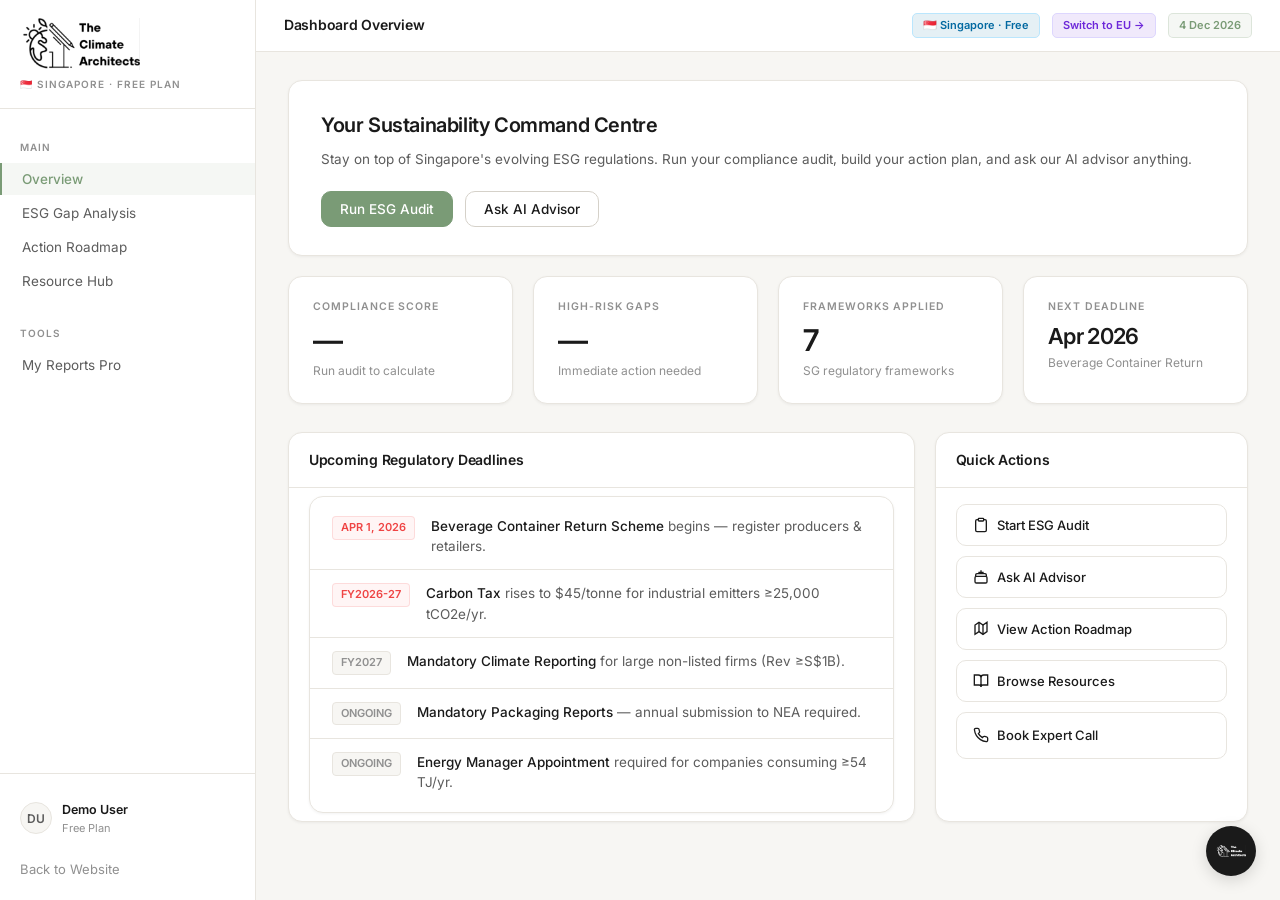
<file: public/dashboard-sg-free.html>
<!DOCTYPE html>
<html lang="en">
<head>
    <meta charset="UTF-8">
    <meta name="viewport" content="width=device-width, initial-scale=1.0">
    <title>Singapore Dashboard — Free | The Climate Architects</title>
    <link rel="preconnect" href="https://fonts.googleapis.com">
    <link rel="preconnect" href="https://fonts.gstatic.com" crossorigin>
    <link href="https://fonts.googleapis.com/css2?family=Outfit:wght@300;400;500;600;700;800;900&family=DM+Serif+Display:ital@0;1&display=swap" rel="stylesheet">
    <style>
        @import url('https://fonts.googleapis.com/css2?family=Inter:wght@300;400;500;600;700;800&display=swap');

        :root {
            --db-bg:           #F7F6F3;
            --db-surface:      #FFFFFF;
            --db-border:       #E8E5DF;
            --db-border-mid:   #D5D1C9;
            --db-ink:          #1A1A1A;
            --db-ink-mid:      #5C5C5C;
            --db-ink-muted:    #909090;
            --db-accent:       #7A9B76;
            --db-accent-hover: #698A65;
            --db-accent-tint:  rgba(122,155,118,0.08);
            --db-accent-border:rgba(122,155,118,0.20);
            --db-font: 'Inter', -apple-system, BlinkMacSystemFont, sans-serif;
            --db-r:    10px;
            --db-r-lg: 14px;
            --db-shadow-xs: 0 1px 3px rgba(0,0,0,0.05);
            --db-shadow-sm: 0 2px 8px rgba(0,0,0,0.07);

            /* Legacy mapping for backend compatibility */
            --teal: var(--db-accent);
            --teal-light: var(--db-accent-hover);
            --teal-dark: var(--db-accent-hover);
            --teal-glow: var(--db-accent-tint);
            --teal-10: var(--db-accent-tint);
            --forest: var(--db-ink);
            --bg: var(--db-bg);
            --panel: var(--db-surface);
            --radius: var(--db-r-lg);
            --shadow: var(--db-shadow-xs);
            --text: var(--db-ink);
            --text-mid: var(--db-ink-mid);
            --text-soft: var(--db-ink-muted);
            --danger: #ef4444;
            --warn: #f59e0b;
            --success: #10b981;
            --charcoal: var(--db-surface);
            --font: var(--db-font);
            --serif: var(--db-font);
        }

        * { margin: 0; padding: 0; box-sizing: border-box; }
        html { scroll-behavior: smooth; }

        body, p, span, div, button, input, select, label, td, th, li, a {
            font-family: var(--db-font);
        }

        body {
            background: var(--db-bg);
            color: var(--db-ink);
            font-family: var(--db-font);
            font-size: 14px;
            line-height: 1.6;
            -webkit-font-smoothing: antialiased;
            display: flex;
            height: 100vh;
            overflow: hidden;
        }

        h1, h2, h3, h4, h5, h6 {
            font-family: var(--db-font);
            font-weight: 600;
            color: var(--db-ink);
            letter-spacing: -0.018em;
        }

        /* ── SIDEBAR ───────────────────────────────── */
        .sidebar {
            width: 256px;
            background: var(--db-surface);
            border-right: 1px solid var(--db-border);
            box-shadow: none;
            display: flex;
            flex-direction: column;
            flex-shrink: 0;
            z-index: 100;
            overflow: hidden;
        }
        .sidebar-logo {
            padding: 18px 20px 16px;
            border-bottom: 1px solid var(--db-border);
        }
        .sidebar-logo img {
            background: transparent !important;
            mix-blend-mode: multiply !important;
            height: 52px;
            width: auto;
            margin-bottom: 6px;
            display: block;
        }
        .logo-text { display: none; }
        .logo-sub {
            font-size: 10px;
            font-weight: 600;
            text-transform: uppercase;
            letter-spacing: 0.1em;
            color: var(--db-ink-muted);
            margin-top: 3px;
        }
        .sidebar-nav {
            flex: 1;
            padding: 12px 0;
            display: flex;
            flex-direction: column;
            gap: 2px;
            overflow-y: auto;
        }
        .nav-label {
            font-size: 10px;
            font-weight: 600;
            text-transform: uppercase;
            letter-spacing: 0.09em;
            color: var(--db-ink-muted);
            padding: 18px 20px 6px;
        }
        .nav-item {
            padding: 8px 20px;
            font-size: 13.5px;
            font-weight: 400;
            color: var(--db-ink-mid);
            background: transparent;
            border-left: 2px solid transparent;
            display: block;
            width: 100%;
            text-align: left;
            transition: all 0.15s ease;
            cursor: pointer;
            border-radius: 0;
            border-top: none;
            border-right: none;
            border-bottom: none;
            text-decoration: none;
        }
        .nav-item:hover {
            background: var(--db-bg);
            color: var(--db-ink);
        }
        .nav-item.active {
            background: var(--db-accent-tint) !important;
            color: var(--db-accent) !important;
            font-weight: 500 !important;
            border-left-color: var(--db-accent) !important;
        }
        .nav-item .icon { display: none; }
        .nav-badge {
            margin-left: auto;
            font-size: 10px;
            font-weight: 600;
            background: var(--db-bg);
            border: 1px solid var(--db-border);
            color: var(--db-ink-muted);
            padding: 2px 7px;
            border-radius: 4px;
            display: inline-block;
            float: right;
        }
        .nav-badge.green {
            background: var(--db-accent-tint);
            border-color: var(--db-accent-border);
            color: var(--db-accent);
        }
        .sidebar-footer {
            padding: 12px 0;
            border-top: 1px solid var(--db-border);
            background: var(--db-surface);
        }
        .user-chip {
            display: flex;
            align-items: center;
            gap: 10px;
            padding: 14px 20px;
            font-size: 12.5px;
            color: var(--db-ink-mid);
        }
        .user-avatar {
            width: 32px;
            height: 32px;
            border-radius: 50%;
            background: var(--db-bg);
            border: 1px solid var(--db-border);
            display: flex;
            align-items: center;
            justify-content: center;
            font-size: 12px;
            font-weight: 600;
            color: var(--db-ink-mid);
            flex-shrink: 0;
        }
        .user-info { flex: 1; overflow: hidden; }
        .user-name { font-weight: 600; color: var(--db-ink); white-space: nowrap; overflow: hidden; text-overflow: ellipsis; }
        .user-role { font-size: 11px; color: var(--db-ink-muted); }
        .back-btn {
            font-size: 13px;
            color: var(--db-ink-muted);
            padding: 8px 20px;
            display: block;
            background: transparent;
            border: none;
            cursor: pointer;
            transition: color 0.15s ease;
            text-align: left;
            width: 100%;
            text-decoration: none;
        }
        .back-btn:hover { color: var(--db-ink); }

        /* ── MAIN CONTENT ───────────────────────────── */
        .main {
            flex: 1;
            display: flex;
            flex-direction: column;
            overflow: hidden;
            background: var(--db-bg);
        }
        .topbar {
            background: var(--db-surface);
            border-bottom: 1px solid var(--db-border);
            height: 52px;
            padding: 0 28px;
            display: flex;
            align-items: center;
            justify-content: space-between;
            flex-shrink: 0;
            position: sticky;
            top: 0;
            z-index: 50;
        }
        .topbar-left { display: flex; align-items: center; gap: 14px; }
        .topbar-left img { display: none !important; }
        .topbar-left h2 {
            font-size: 14px;
            font-weight: 600;
            color: var(--db-ink);
        }
        .topbar-left p { display: none; }
        .topbar-right { display: flex; align-items: center; gap: 12px; }

        .pill-tag {
            font-size: 11px;
            font-weight: 600;
            padding: 3px 10px;
            background: var(--db-accent-tint);
            color: var(--db-accent);
            border: 1px solid var(--db-accent-border);
            border-radius: 5px;
            display: inline-block;
        }

        /* ── SCROLL AREA ────────────────────────────── */
        .page-body {
            flex: 1;
            overflow-y: auto;
            padding: 28px 32px;
        }

        /* ── VIEWS ──────────────────────────────────── */
        .view { display: none; animation: fadeUp 0.3s ease both; }
        .view.active { display: block; }
        @keyframes fadeUp {
            from { opacity: 0; transform: translateY(8px); }
            to   { opacity: 1; transform: translateY(0); }
        }

        /* ── WELCOME / HERO CARD ─────────────────────── */
        .overview-hero {
            background: var(--db-surface);
            border: 1px solid var(--db-border);
            border-radius: var(--db-r-lg);
            padding: 28px 32px;
            margin-bottom: 20px;
            box-shadow: var(--db-shadow-xs);
            position: relative;
            overflow: hidden;
            color: var(--db-ink);
        }
        .overview-hero img { display: none !important; }
        .hero-eyebrow { display: none; }
        .hero-title {
            font-size: 20px;
            font-weight: 600;
            letter-spacing: -0.02em;
            color: var(--db-ink);
            margin-bottom: 8px;
        }
        .hero-desc {
            font-size: 13.5px;
            color: var(--db-ink-mid);
            margin-bottom: 20px;
            line-height: 1.6;
        }
        .hero-actions { display: flex; gap: 12px; flex-wrap: wrap; }

        /* ── BUTTONS ────────────────────────────────── */
        .btn {
            display: inline-flex;
            align-items: center;
            gap: 8px;
            font-family: var(--db-font);
            cursor: pointer;
            text-decoration: none;
        }
        .btn-teal,
        .btn-solid {
            background: var(--db-accent);
            color: #fff;
            border: 1px solid var(--db-accent);
            border-radius: var(--db-r);
            padding: 9px 18px;
            font-size: 13.5px;
            font-weight: 500;
            box-shadow: none;
            transition: background 0.15s ease, transform 0.15s ease;
        }
        .btn-teal:hover,
        .btn-solid:hover {
            background: var(--db-accent-hover);
            transform: translateY(-1px);
            color: #fff;
        }
        .btn-outline,
        .btn-ghost {
            background: var(--db-surface);
            color: var(--db-ink);
            border: 1px solid var(--db-border-mid);
            border-radius: var(--db-r);
            padding: 9px 18px;
            font-size: 13.5px;
            font-weight: 500;
            box-shadow: none;
            transition: all 0.15s ease;
        }
        .btn-outline:hover,
        .btn-ghost:hover {
            background: var(--db-bg);
            border-color: var(--db-ink-muted);
            color: var(--db-ink);
        }

        /* ── STAT CARDS ─────────────────────────────── */
        .stats-row {
            display: grid;
            grid-template-columns: repeat(auto-fit, minmax(220px, 1fr));
            gap: 20px;
            margin-bottom: 28px;
        }
        .stat-card {
            background: var(--db-surface);
            border: 1px solid var(--db-border);
            border-radius: var(--db-r-lg);
            padding: 22px 24px;
            box-shadow: var(--db-shadow-xs);
            position: relative;
            overflow: hidden;
            transition: box-shadow 0.15s ease;
        }
        .stat-card:hover { box-shadow: var(--db-shadow-sm); }
        .stat-card .accent-line { display: none !important; }

        .stat-label {
            font-size: 10.5px;
            font-weight: 600;
            text-transform: uppercase;
            letter-spacing: 0.09em;
            color: var(--db-ink-muted);
            margin-bottom: 10px;
        }
        .stat-value {
            font-size: 30px;
            font-weight: 600;
            color: var(--db-ink);
            letter-spacing: -0.03em;
            line-height: 1;
            margin-bottom: 6px;
        }
        .stat-value.warn,
        .stat-value.danger,
        .stat-value.success { color: var(--db-ink); }

        .stat-sub {
            font-size: 12px;
            color: var(--db-ink-muted);
            margin-top: 0;
        }

        .quick-grid {
            display: grid;
            grid-template-columns: 2fr 1fr;
            gap: 20px;
            margin-bottom: 28px;
        }

        /* ── SECTION PANEL ──────────────────────────── */
        .panel {
            background: var(--db-surface);
            border: 1px solid var(--db-border);
            border-radius: var(--db-r-lg);
            box-shadow: var(--db-shadow-xs);
            overflow: hidden;
            margin-bottom: 20px;
        }
        .panel-head {
            padding: 16px 20px;
            border-bottom: 1px solid var(--db-border);
            display: flex;
            align-items: center;
            justify-content: space-between;
        }
        .panel-head h3 {
            font-size: 14px;
            font-weight: 600;
            color: var(--db-ink);
        }
        .panel-body { padding: 16px 20px; }

        /* ── ASSESSMENT ─────────────────────────────── */
        .assess-header { margin-bottom: 24px; }
        .assess-header h1 { font-size: 18px; font-weight: 600; margin-bottom: 6px; color: var(--db-ink); }
        .assess-header p { font-size: 13.5px; color: var(--db-ink-mid); }

        .policy-card {
            background: var(--db-surface);
            border: 1px solid var(--db-border);
            border-radius: var(--db-r-lg);
            padding: 18px 20px;
            margin-bottom: 12px;
            box-shadow: var(--db-shadow-xs);
        }
        .pc-top {
            display: flex;
            align-items: center;
            justify-content: space-between;
            margin-bottom: 10px;
        }
        .pc-num {
            font-size: 12px;
            font-weight: 600;
            color: var(--db-ink-muted);
            margin-right: 8px;
        }
        .pc-title { font-size: 14px; font-weight: 600; color: var(--db-ink); }
        .pc-tag {
            font-size: 10px;
            font-weight: 500;
            padding: 2px 6px;
            background: var(--db-bg);
            border: 1px solid var(--db-border);
            color: var(--db-ink-muted);
            border-radius: 4px;
        }
        .pc-criteria {
            font-size: 13px;
            color: var(--db-ink-mid);
            margin-bottom: 14px;
            padding-left: 0;
            border-left: none;
            background: transparent;
        }
        .pc-controls {
            display: grid;
            grid-template-columns: 1fr 1fr;
            gap: 12px;
        }
        .ctrl-group label {
            display: block;
            font-size: 11px;
            font-weight: 600;
            color: var(--db-ink-muted);
            margin-bottom: 4px;
            text-transform: uppercase;
            letter-spacing: 0.05em;
        }
        .form-select {
            width: 100%;
            background: var(--db-bg);
            border: 1px solid var(--db-border-mid);
            border-radius: var(--db-r);
            padding: 8px 12px;
            font-size: 13px;
            color: var(--db-ink);
            outline: none;
            transition: border-color 0.15s ease;
        }
        .form-select:focus {
            border-color: var(--db-accent);
        }
        .form-select:disabled { opacity: 0.5; }

        /* ── ROADMAP ────────────────────────────────── */
        .roadmap-list { list-style: none; padding: 0; }
        .roadmap-item {
            background: var(--db-surface);
            border: 1px solid var(--db-border);
            border-radius: var(--db-r-lg);
            padding: 18px 22px;
            margin-bottom: 10px;
            box-shadow: var(--db-shadow-xs);
            display: flex;
            gap: 16px;
            align-items: flex-start;
        }
        .road-step {
            width: 26px; height: 26px;
            border-radius: 50%;
            background: var(--db-accent-tint);
            border: 1px solid var(--db-accent-border);
            color: var(--db-accent);
            font-size: 12px; font-weight: 600;
            display: flex; align-items: center; justify-content: center;
            flex-shrink: 0;
        }
        .road-content h4 { font-size: 14px; font-weight: 600; color: var(--db-ink); margin-bottom: 3px; }
        .road-content p { font-size: 13px; color: var(--db-ink-mid); line-height: 1.55; }
        .road-tag {
            font-size: 11px; font-weight: 500;
            padding: 2px 8px;
            background: var(--db-bg);
            border: 1px solid var(--db-border);
            border-radius: 4px;
            color: var(--db-ink-muted);
            margin-left: auto;
            flex-shrink: 0;
            text-transform: none;
        }

        /* ── RESOURCES ──────────────────────────────── */
        .resource-grid {
            display: grid;
            grid-template-columns: repeat(auto-fill, minmax(260px, 1fr));
            gap: 16px;
        }
        .resource-card {
            background: var(--db-surface);
            border: 1px solid var(--db-border);
            border-radius: var(--db-r-lg);
            padding: 16px 20px;
            margin-bottom: 8px;
            display: flex; gap: 14px; align-items: flex-start;
            text-decoration: none; color: inherit;
            transition: border-color 0.15s ease, box-shadow 0.15s ease;
        }
        .resource-card:hover { border-color: var(--db-accent-border); box-shadow: var(--db-shadow-sm); }
        .res-icon {
            width: 30px; height: 30px;
            border-radius: 6px;
            background: var(--db-accent-tint);
            border: 1px solid var(--db-accent-border);
            color: var(--db-accent);
            font-size: 12px; font-weight: 700;
            display: flex; align-items: center; justify-content: center;
            flex-shrink: 0;
        }
        .res-title { font-size: 13.5px; font-weight: 600; color: var(--db-ink); }
        .res-desc { font-size: 12.5px; color: var(--db-ink-mid); line-height: 1.45; }
        .res-type { display: none; }

        /* ── DEADLINES LIST ─────────────────────────── */
        .deadline-list {
            background: var(--db-surface);
            border: 1px solid var(--db-border);
            border-radius: var(--db-r-lg);
            padding: 6px 0;
            box-shadow: var(--db-shadow-xs);
            list-style: none;
        }
        .deadline-item {
            padding: 13px 22px;
            border-bottom: 1px solid var(--db-border);
            display: flex;
            gap: 16px;
            align-items: flex-start;
        }
        .deadline-item:last-child { border-bottom: none; }
        .dl-date {
            font-size: 11px;
            font-weight: 600;
            color: var(--db-ink-muted);
            background: var(--db-bg);
            border: 1px solid var(--db-border);
            border-radius: 4px;
            padding: 2px 8px;
            white-space: nowrap;
            flex-shrink: 0;
            text-transform: uppercase;
        }
        .dl-date.urgent {
            color: #ef4444;
            background: rgba(239,68,68,0.05);
            border-color: rgba(239,68,68,0.15);
        }
        .dl-text { font-size: 13.5px; color: var(--db-ink-mid); line-height: 1.5; }
        .dl-text strong { color: var(--db-ink); font-weight: 500; }

        /* ── QUICK ACTIONS ──────────────────────────── */
        .quick-grid .panel:last-child .panel-body {
            display: flex;
            flex-direction: column;
            gap: 8px;
        }
        .quick-grid .panel:last-child .btn,
        .quick-grid .panel:last-child a.btn {
            background: var(--db-surface) !important;
            border: 1px solid var(--db-border) !important;
            border-radius: var(--db-r) !important;
            padding: 12px 16px !important;
            font-size: 13px !important;
            font-weight: 500 !important;
            color: var(--db-ink) !important;
            cursor: pointer !important;
            transition: all 0.15s ease !important;
            display: flex !important;
            align-items: center !important;
            gap: 8px !important;
            text-decoration: none !important;
            width: 100% !important;
            box-shadow: none !important;
            justify-content: flex-start !important;
        }
        .quick-grid .panel:last-child .btn:hover,
        .quick-grid .panel:last-child a.btn:hover {
            border-color: var(--db-accent-border) !important;
            background: var(--db-accent-tint) !important;
            color: var(--db-accent) !important;
            transform: none !important;
        }
        .quick-grid .panel:last-child .btn svg {
            margin-right: 0 !important;
            flex-shrink: 0;
        }

        /* ── TABLES ─────────────────────────────────── */
        .gap-table {
            width: 100%;
            border-collapse: separate;
            border-spacing: 0;
            background: var(--db-surface);
        }
        .gap-table th {
            background: var(--db-bg);
            padding: 10px 16px;
            font-size: 10.5px;
            font-weight: 600;
            text-transform: uppercase;
            letter-spacing: 0.08em;
            color: var(--db-ink-muted);
            border-bottom: 1px solid var(--db-border);
            text-align: left;
        }
        .gap-table td {
            padding: 12px 16px;
            font-size: 13.5px;
            color: var(--db-ink-mid);
            border-bottom: 1px solid var(--db-border);
            text-align: left;
        }
        .gap-table tr:last-child td { border-bottom: none; }
        .gap-table tbody tr:hover td { background: var(--db-bg); }
        .gap-table td:first-child { font-weight: 500; color: var(--db-ink); }

        .badge {
            font-size: 11px;
            font-weight: 500;
            padding: 2px 6px;
            border-radius: 4px;
            text-transform: none;
            display: inline-block;
        }
        .badge-high { background: rgba(239,68,68,0.05); color: #ef4444; border: 1px solid rgba(239,68,68,0.15); }
        .badge-med  { background: rgba(245,158,11,0.05); color: #f59e0b; border: 1px solid rgba(245,158,11,0.15); }
        .badge-low  { background: rgba(59,130,246,0.05); color: #3b82f6; border: 1px solid rgba(59,130,246,0.15); }

        .status-red   { color: #ef4444; font-weight: 500; }
        .status-amber { color: #f59e0b; font-weight: 500; }
        .status-green { color: #10b981; font-weight: 500; }

        /* ── ARIA CHAT WIDGET ───────────────────────── */
        .chat-fab {
            position: fixed;
            bottom: 24px;
            right: 24px;
            z-index: 9999;
        }
        .fab-btn {
            width: 50px;
            height: 50px;
            border-radius: 50%;
            background: var(--db-ink);
            border: none;
            box-shadow: 0 4px 16px rgba(0,0,0,0.15);
            cursor: pointer;
            display: flex;
            align-items: center;
            justify-content: center;
            transition: transform 0.15s ease;
        }
        .fab-btn:hover { transform: scale(1.04); }
        .fab-btn img {
            filter: brightness(0) invert(1) !important;
            width: 24px; height: 24px;
        }
        .fab-pulse { display: none; }

        .chat-window {
            position: absolute;
            bottom: 64px;
            right: 0;
            width: 340px;
            height: 460px;
            background: var(--db-surface);
            border: 1px solid var(--db-border);
            border-radius: var(--db-r-lg);
            box-shadow: 0 8px 28px rgba(0,0,0,0.1);
            display: flex;
            flex-direction: column;
            overflow: hidden;
            transform-origin: bottom right;
            transform: scale(0.9) translateY(10px);
            opacity: 0;
            pointer-events: none;
            transition: transform 0.15s ease, opacity 0.15s ease;
        }
        .chat-window.open {
            transform: scale(1) translateY(0);
            opacity: 1;
            pointer-events: all;
        }
        .chat-head {
            background: var(--db-ink);
            color: #fff;
            padding: 12px 16px;
            display: flex;
            align-items: center;
            justify-content: space-between;
            flex-shrink: 0;
        }
        .chat-avatar { display: none; }
        .chat-head-info { flex: 1; }
        .chat-head-name { font-size: 13px; font-weight: 500; color: #fff; }
        .chat-head-status { display: none; }
        .chat-close-btn {
            background: transparent;
            border: none;
            color: rgba(255,255,255,0.7);
            cursor: pointer;
            font-size: 12px;
        }
        .chat-close-btn:hover { color: #fff; }

        .chat-body {
            flex: 1;
            overflow-y: auto;
            padding: 14px;
            background: var(--db-bg);
            display: flex;
            flex-direction: column;
            gap: 10px;
        }
        .msg { max-width: 85%; font-size: 13px; line-height: 1.5; }
        .msg-bot {
            background: var(--db-surface);
            color: var(--db-ink);
            align-self: flex-start;
            border-radius: 6px;
            padding: 8px 12px;
            border: 1px solid var(--db-border);
            box-shadow: var(--db-shadow-xs);
        }
        .msg-user {
            background: var(--db-accent);
            color: #fff;
            align-self: flex-end;
            border-radius: 6px;
            padding: 8px 12px;
        }
        .chat-suggestions {
            display: flex;
            flex-wrap: wrap;
            gap: 6px;
            padding: 8px 12px;
            background: var(--db-surface);
            border-top: 1px solid var(--db-border);
        }
        .suggestion-chip {
            background: var(--db-surface);
            border: 1px solid var(--db-border);
            border-radius: 5px;
            padding: 4px 10px;
            font-size: 12px;
            color: var(--db-ink-mid);
            cursor: pointer;
            transition: all 0.15s ease;
            outline: none;
        }
        .suggestion-chip:hover {
            border-color: var(--db-accent-border);
            color: var(--db-accent);
            background: var(--db-accent-tint);
        }
        .chat-footer {
            padding: 10px 12px;
            background: var(--db-surface);
            border-top: 1px solid var(--db-border);
            display: flex;
            gap: 8px;
        }
        .chat-input {
            flex: 1;
            background: var(--db-bg);
            border: 1px solid var(--db-border-mid);
            border-radius: 6px;
            padding: 8px 11px;
            font-size: 13px;
            font-family: var(--db-font);
            color: var(--db-ink);
            outline: none;
        }
        .chat-input:focus { border-color: var(--db-accent); }
        .chat-send {
            background: var(--db-accent);
            color: #fff;
            border: none;
            border-radius: 6px;
            padding: 8px 12px;
            cursor: pointer;
            font-size: 12px;
            transition: background 0.15s ease;
        }
        .chat-send:hover { background: var(--db-accent-hover); }

        /* ── LOGIN + REGISTER FORMS ─────────────────── */
        #auth-modal {
            position: fixed; inset: 0;
            background: rgba(26,26,26,0.3);
            backdrop-filter: blur(4px);
            z-index: 99999;
            display: flex; align-items: center; justify-content: center;
        }
        #auth-modal > div {
            background: var(--db-surface) !important;
            border: 1px solid var(--db-border) !important;
            border-radius: var(--db-r-lg) !important;
            padding: 32px 28px !important;
            max-width: 380px !important;
            width: 100% !important;
            box-shadow: var(--db-shadow-sm) !important;
            position: relative;
        }
        #auth-modal img {
            background: transparent !important;
            mix-blend-mode: multiply !important;
        }
        #auth-modal h2 { font-size: 18px; font-weight: 600; margin-bottom: 6px; color: var(--db-ink); }

        #auth-modal .chat-input {
            background: var(--db-bg) !important;
            border: 1px solid var(--db-border-mid) !important;
            border-radius: var(--db-r) !important;
            padding: 9px 13px !important;
            font-size: 13.5px !important;
            font-family: var(--db-font) !important;
            color: var(--db-ink) !important;
            width: 100% !important;
            outline: none !important;
            transition: border-color 0.15s ease;
        }
        #auth-modal .chat-input:focus {
            border-color: var(--db-accent) !important;
            box-shadow: 0 0 0 3px rgba(122,155,118,0.14) !important;
        }

        #auth-market-form button {
            background: var(--db-surface) !important;
            border: 1px solid var(--db-border) !important;
            border-radius: var(--db-r-lg) !important;
            padding: 22px 24px !important;
            cursor: pointer !important;
            transition: all 0.2s ease !important;
            width: 100% !important;
            box-shadow: none !important;
            margin-bottom: 12px;
        }
        #auth-market-form button:hover {
            border-color: var(--db-accent-border) !important;
            box-shadow: var(--db-shadow-sm) !important;
            transform: translateY(-2px) !important;
            background: var(--db-surface) !important;
        }
        #auth-market-form button span { font-size: 24px !important; }
        #auth-market-form button div div:first-child { font-size: 14px !important; color: var(--db-ink) !important; font-weight: 600 !important; }
        #auth-market-form button div div:last-child { font-size: 11.5px !important; color: var(--db-ink-muted) !important; }

        /* ── RESPONSIVE ─────────────────────────────── */
        @media (max-width: 900px) {
            .sidebar { display: none; }
            .quick-grid { grid-template-columns: 1fr; }
            .pc-controls { grid-template-columns: 1fr; }
            .chat-window { width: 320px; }
        }

        /* ── TOAST ──────────────────────────────────── */
        .toast {
            position: fixed;
            bottom: 24px;
            right: 24px;
            background: var(--db-ink);
            color: #fff;
            font-size: 13px;
            font-weight: 500;
            padding: 10px 16px;
            border-radius: 6px;
            z-index: 99999;
            box-shadow: var(--db-shadow-sm);
            animation: slideInToast 0.2s ease, fadeOutToast 0.2s 2.8s ease forwards;
        }
        @keyframes slideInToast {
            from { transform: translateY(8px); opacity: 0; }
            to   { transform: translateY(0); opacity: 1; }
        }
        @keyframes fadeOutToast {
            to { opacity: 0; transform: translateY(-4px); }
        }
    </style>
</head>
<body>

<!-- SIDEBAR -->
<aside class="sidebar">
    <div class="sidebar-logo">
        <img src="logo.png?v=4.2" alt="The Climate Architects" style="background: transparent; mix-blend-mode: multiply; height:52px;width:auto;margin-bottom:6px;display:block;">
        <div class="logo-sub">🇸🇬 Singapore · Free Plan</div>
    </div>
    <nav class="sidebar-nav">
        <div class="nav-label">Main</div>
        <button class="nav-item active" onclick="showView('overview')">
            <span class="icon"></span> Overview
        </button>
        <button class="nav-item" onclick="showView('assessment')">
            <span class="icon"></span> ESG Gap Analysis
        </button>
        <button class="nav-item" onclick="showView('roadmap')">
            <span class="icon"></span> Action Roadmap
        </button>
        <button class="nav-item" onclick="showView('resources')">
            <span class="icon"></span> Resource Hub
        </button>
        <div class="nav-label" style="margin-top:8px;">Tools</div>
        <button class="nav-item" onclick="showView('reports')">
            <span class="icon"></span> My Reports <span class="pro-feature-tag">Pro</span>
            <span class="nav-badge green" style="display:none;" id="reports-badge">0</span>
        </button>
        <button class="nav-item" id="admin-nav-item" style="display:none;" onclick="showView('admin')">
            <span class="icon"></span> Admin Panel
        </button>
    </nav>
    <div class="sidebar-footer">
        <div class="user-chip" id="user-chip">
            <div class="user-avatar" id="sidebar-avatar">?</div>
            <div class="user-info">
                <div class="user-name" id="sidebar-name">Loading…</div>
                <div class="user-role" id="sidebar-plan">Free Plan</div>
            </div>
        </div>
        
        <a href="index.html" class="back-btn">Back to Website</a>
    </div>
</aside>

<!-- MAIN -->
<main class="main">
    <header class="topbar">
        <div class="topbar-left" style="display:flex;align-items:center;gap:14px;">
            <img src="logo.png?v=4.2" alt="The Climate Architects" style="background: transparent; mix-blend-mode: multiply; height:38px;width:auto;object-fit:contain;display:block;">
            <div>
                <h2 id="topbar-title">Dashboard Overview</h2>
                <p id="topbar-sub">Singapore ESG Compliance — Free Plan</p>
            </div>
        </div>
        <div class="topbar-right">
            <span class="pill-tag" style="background:rgba(3,105,161,0.1);color:#0369a1;border-color:#bae6fd;">🇸🇬 Singapore · Free</span>
            <a href="dashboard-eu-free.html" class="pill-tag" style="background:rgba(109,40,217,0.1);color:#6d28d9;border-color:#ddd6fe;text-decoration:none;cursor:pointer;">Switch to EU →</a>
            <span class="pill-tag" id="date-tag">—</span>
        </div>
    </header>

    <div class="page-body">

        <!-- ══ OVERVIEW VIEW ══ -->
        <div class="view active" id="view-overview">
            <div class="overview-hero">
                <h1 class="hero-title">Your Sustainability Command Centre</h1>
                <p class="hero-desc">Stay on top of Singapore's evolving ESG regulations. Run your compliance audit, build your action plan, and ask our AI advisor anything.</p>
                <div class="hero-actions">
                    <button class="btn btn-teal" onclick="showView('assessment')">Run ESG Audit</button>
                    <button class="btn btn-outline" onclick="openChat()">Ask AI Advisor</button>
                </div>
            </div>

            <div class="stats-row" id="overview-stats">
                <div class="stat-card">
                    <div class="accent-line"></div>
                    <div class="stat-label">Compliance Score</div>
                    <div class="stat-value" id="ov-score">—</div>
                    <div class="stat-sub">Run audit to calculate</div>
                </div>
                <div class="stat-card">
                    <div class="accent-line danger"></div>
                    <div class="stat-label">High-Risk Gaps</div>
                    <div class="stat-value danger" id="ov-high">—</div>
                    <div class="stat-sub">Immediate action needed</div>
                </div>
                <div class="stat-card">
                    <div class="accent-line warn"></div>
                    <div class="stat-label">Frameworks Applied</div>
                    <div class="stat-value warn" id="ov-frameworks">7</div>
                    <div class="stat-sub">SG regulatory frameworks</div>
                </div>
                <div class="stat-card">
                    <div class="accent-line success"></div>
                    <div class="stat-label">Next Deadline</div>
                    <div class="stat-value success" style="font-size:22px;">Apr 2026</div>
                    <div class="stat-sub">Beverage Container Return</div>
                </div>
            </div>

            <div class="quick-grid">
                <div class="panel">
                    <div class="panel-head">
                        <h3>Upcoming Regulatory Deadlines</h3>
                    </div>
                    <div class="panel-body" style="padding: 8px 20px;">
                        <ul class="deadline-list">
                            <li class="deadline-item"><span class="dl-date urgent">Apr 1, 2026</span><span class="dl-text"><strong>Beverage Container Return Scheme</strong> begins — register producers & retailers.</span></li>
                            <li class="deadline-item"><span class="dl-date urgent">FY2026-27</span><span class="dl-text"><strong>Carbon Tax</strong> rises to $45/tonne for industrial emitters ≥25,000 tCO2e/yr.</span></li>
                            <li class="deadline-item"><span class="dl-date">FY2027</span><span class="dl-text"><strong>Mandatory Climate Reporting</strong> for large non-listed firms (Rev ≥S$1B).</span></li>
                            <li class="deadline-item"><span class="dl-date">Ongoing</span><span class="dl-text"><strong>Mandatory Packaging Reports</strong> — annual submission to NEA required.</span></li>
                            <li class="deadline-item"><span class="dl-date">Ongoing</span><span class="dl-text"><strong>Energy Manager Appointment</strong> required for companies consuming ≥54 TJ/yr.</span></li>
                        </ul>
                    </div>
                </div>

                <div class="panel">
                    <div class="panel-head">
                        <h3>Quick Actions</h3>
                    </div>
                    <div class="panel-body" style="display:flex;flex-direction:column;gap:10px;">
                        <button class="btn btn-solid" style="width:100%;justify-content:center;" onclick="showView('assessment')"><svg viewBox="0 0 24 24" fill="none" stroke="currentColor" stroke-width="2" width="16" height="16" style="margin-right:8px; display:inline-block; vertical-align:middle;"><path d="M16 4h2a2 2 0 0 1 2 2v14a2 2 0 0 1-2 2H6a2 2 0 0 1-2-2V6a2 2 0 0 1 2-2h2"/><rect x="8" y="2" width="8" height="4" rx="1" ry="1"/></svg> Start ESG Audit</button>
                        <button class="btn btn-ghost" style="width:100%;justify-content:center;" onclick="openChat()"><svg viewBox="0 0 24 24" fill="none" stroke="currentColor" stroke-width="2" width="16" height="16" style="margin-right:8px; display:inline-block; vertical-align:middle;"><rect x="3" y="11" width="18" height="10" rx="2"/><path d="M12 2v4M8 5h8M4 11v-2a2 2 0 0 1 2-2h12a2 2 0 0 1 2 2v2M9 16h.01M15 16h.01"/></svg> Ask AI Advisor</button>
                        <button class="btn btn-ghost" style="width:100%;justify-content:center;" onclick="showView('roadmap')"><svg viewBox="0 0 24 24" fill="none" stroke="currentColor" stroke-width="2" width="16" height="16" style="margin-right:8px; display:inline-block; vertical-align:middle;"><polygon points="3 6 3 20 9 16 15 20 21 16 21 2 15 6 9 2 3 6"/><line x1="9" y1="2" x2="9" y2="16"/><line x1="15" y1="6" x2="15" y2="20"/></svg> View Action Roadmap</button>
                        <button class="btn btn-ghost" style="width:100%;justify-content:center;" onclick="showView('resources')"><svg viewBox="0 0 24 24" fill="none" stroke="currentColor" stroke-width="2" width="16" height="16" style="margin-right:8px; display:inline-block; vertical-align:middle;"><path d="M2 3h6a4 4 0 0 1 4 4v14a3 3 0 0 0-3-3H2zM22 3h-6a4 4 0 0 0-4 4v14a3 3 0 0 1 3-3h7z"/></svg> Browse Resources</button>
                        <a href="index.html#bookCallModal" class="btn btn-ghost" style="width:100%;justify-content:center;text-align:center;"><svg viewBox="0 0 24 24" fill="none" stroke="currentColor" stroke-width="2" width="16" height="16" style="margin-right:8px; display:inline-block; vertical-align:middle;"><path d="M22 16.92v3a2 2 0 0 1-2.18 2 19.79 19.79 0 0 1-8.63-3.07 19.5 19.5 0 0 1-6-6 19.79 19.79 0 0 1-3.07-8.67A2 2 0 0 1 4.11 2h3a2 2 0 0 1 2 1.72 12.84 12.84 0 0 0 .7 2.81 2 2 0 0 1-.45 2.11L8.09 9.91a16 16 0 0 0 6 6l1.27-1.27a2 2 0 0 1 2.11-.45 12.84 12.84 0 0 0 2.81.7A2 2 0 0 1 22 16.92z"/></svg> Book Expert Call</a>
                    </div>
                </div>
            </div>
        </div>

        <!-- ══ ASSESSMENT VIEW ══ -->
        <div class="view" id="view-assessment">
            <div class="assess-header">
                <h1>ESG Readiness Audit</h1>
                <p>Self-assess against Singapore's 7 key ESG regulatory frameworks. Takes under 3 minutes.</p>
            </div>
            <div id="questions-container"></div>
            <div style="text-align:center; margin-top:36px; padding-bottom:40px;">
                <button class="btn btn-solid" style="padding:14px 36px;font-size:15px;" onclick="generateReport()">Run AI Gap Analysis</button>
            </div>
        </div>

        <!-- ══ RESULTS VIEW ══ -->
        <div class="view" id="view-results">
            <div class="result-header">
                <h1>Your ESG Diagnostic Results</h1>
                <p>Based on Singapore's regulatory frameworks and your inputs — here is your current standing.</p>
            </div>

            <div class="stats-row">
                <div class="stat-card" id="res-score-card">
                    <div class="accent-line" id="res-score-accent"></div>
                    <div class="stat-label">Compliance Score</div>
                    <div class="stat-value" id="res-score">0%</div>
                    <div class="stat-sub" id="res-score-text">—</div>
                </div>
                <div class="stat-card">
                    <div class="accent-line danger"></div>
                    <div class="stat-label">High Priority Gaps</div>
                    <div class="stat-value danger" id="res-high">0</div>
                    <div class="stat-sub">Items needing immediate action</div>
                </div>
                <div class="stat-card">
                    <div class="accent-line warn"></div>
                    <div class="stat-label">Applicable Frameworks</div>
                    <div class="stat-value warn" id="res-applicable">0</div>
                    <div class="stat-sub">Regulations touching your business</div>
                </div>
            </div>

            <div class="panel" style="margin-bottom:28px;">
                <div class="panel-head">
                    <h3>Action Plan & Identified Gaps</h3>
                    <a href="index.html#bookCallModal" class="btn btn-solid" style="padding:8px 16px;font-size:12px;">Get Expert Help →</a>
                </div>
                <table class="gap-table">
                    <thead>
                        <tr>
                            <th>Regulation</th>
                            <th>Current Status</th>
                            <th>Priority</th>
                            <th>Required Action</th>
                        </tr>
                    </thead>
                    <tbody id="gap-table-body"></tbody>
                </table>
            </div>

            <div class="panel" style="margin-bottom:28px;" id="ai-insight-panel">
                <div class="panel-head">
                    <h3>AI Insight Summary</h3>
                    <span class="pill-tag">Powered by Claude</span>
                </div>
                <div class="panel-body" id="ai-insight-body" style="font-size:14px;line-height:1.7;color:var(--text-mid);">
                    <em style="color:var(--text-soft);">Generating personalised analysis…</em>
                </div>
            </div>

            <div style="display:flex;gap:12px;justify-content:center;padding-bottom:40px;">
                <button class="btn btn-ghost" onclick="showView('assessment')">Retake Assessment</button>
                <button class="btn btn-ghost" onclick="window.print()">Print Report</button>
                <button class="btn btn-solid" onclick="showView('roadmap')">View Action Roadmap</button>
            </div>
        </div>

        <!-- ══ ROADMAP VIEW ══ -->
        <div class="view" id="view-roadmap">
            <div class="assess-header">
                <h1>90-Day Action Roadmap</h1>
                <p>A structured plan to move from gaps to compliance — built on Singapore's regulatory requirements.</p>
            </div>

            <div class="quick-grid">
                <div class="panel">
                    <div class="panel-head"><h3>Phase-by-Phase Plan</h3></div>
                    <div class="panel-body" style="padding:8px 24px;">
                        <ul class="roadmap-list">
                            <li class="roadmap-item">
                                <div class="road-step">1</div>
                                <div class="road-content">
                                    <h4>Baseline Operational Audit</h4>
                                    <p>Map your energy, water, waste and emission data against applicable thresholds. Identify which frameworks legally apply to your business.</p>
                                    <span class="road-tag q1">Week 1–2</span>
                                </div>
                            </li>
                            <li class="roadmap-item">
                                <div class="road-step">2</div>
                                <div class="road-content">
                                    <h4>Appoint Compliance Officers</h4>
                                    <p>Register a certified Energy Manager (NEA) and Water Efficiency Manager if applicable. Set up internal reporting cadences.</p>
                                    <span class="road-tag q1">Week 2–4</span>
                                </div>
                            </li>
                            <li class="roadmap-item">
                                <div class="road-step">3</div>
                                <div class="road-content">
                                    <h4>Data Collection & Systems</h4>
                                    <p>Install submetering where required. Begin collecting Scope 1 & 2 emission data. Set up packaging tonnage tracking systems.</p>
                                    <span class="road-tag q2">Week 4–8</span>
                                </div>
                            </li>
                            <li class="roadmap-item">
                                <div class="road-step">4</div>
                                <div class="road-content">
                                    <h4>Submit Mandatory Reports</h4>
                                    <p>File annual energy & water reports to NEA. Submit packaging 3R plans. Register for Carbon Tax if applicable.</p>
                                    <span class="road-tag q2">Week 8–10</span>
                                </div>
                            </li>
                            <li class="roadmap-item">
                                <div class="road-step">5</div>
                                <div class="road-content">
                                    <h4>Build Your ESG Strategy</h4>
                                    <p>Move from compliance to competitive advantage. Set reduction targets, engage stakeholders, and prepare for ISSB climate disclosures.</p>
                                    <span class="road-tag q3">Week 10–12+</span>
                                </div>
                            </li>
                        </ul>
                    </div>
                </div>

                <div class="panel">
                    <div class="panel-head"><h3>Key Milestones</h3></div>
                    <div class="panel-body" style="font-size:13px;color:var(--text-mid);line-height:1.8;display:flex;flex-direction:column;gap:14px;">
                        <div style="padding:14px;background:var(--bg);border-radius:10px;border-left:3px solid var(--danger);">
                            <strong style="color:var(--text);display:block;margin-bottom:4px;">Immediate (0–30 days)</strong>
                            Register with NEA, identify applicable thresholds, appoint compliance leads.
                        </div>
                        <div style="padding:14px;background:var(--bg);border-radius:10px;border-left:3px solid var(--warn);">
                            <strong style="color:var(--text);display:block;margin-bottom:4px;">Short-term (30–60 days)</strong>
                            Deploy metering infrastructure, start data collection, submit first reports.
                        </div>
                        <div style="padding:14px;background:var(--bg);border-radius:10px;border-left:3px solid var(--success);">
                            <strong style="color:var(--text);display:block;margin-bottom:4px;">Strategic (60–90 days)</strong>
                            Set reduction targets, prepare ISSB climate disclosures, build investor narrative.
                        </div>
                        <a href="index.html#bookCallModal" class="btn btn-solid" style="width:100%;justify-content:center;margin-top:6px;"><svg viewBox="0 0 24 24" fill="none" stroke="currentColor" stroke-width="2" width="16" height="16" style="margin-right:8px; display:inline-block; vertical-align:middle;"><path d="M22 16.92v3a2 2 0 0 1-2.18 2 19.79 19.79 0 0 1-8.63-3.07 19.5 19.5 0 0 1-6-6 19.79 19.79 0 0 1-3.07-8.67A2 2 0 0 1 4.11 2h3a2 2 0 0 1 2 1.72 12.84 12.84 0 0 0 .7 2.81 2 2 0 0 1-.45 2.11L8.09 9.91a16 16 0 0 0 6 6l1.27-1.27a2 2 0 0 1 2.11-.45 12.84 12.84 0 0 0 2.81.7A2 2 0 0 1 22 16.92z"/></svg> Get Expert Guidance</a>
                    </div>
                </div>
            </div>
        </div>

        <!-- ══ RESOURCES VIEW ══ -->
        <div class="view" id="view-resources">
            <div class="assess-header">
                <h1>Resource Hub</h1>
                <p>Guides, templates, and official references to accelerate your ESG compliance journey.</p>
            </div>
            <div class="resource-grid">
                <a href="https://www.nea.gov.sg/our-services/climate-change-energy-efficiency/energy-efficiency/industrial-sector/mandatory-energy-management-practices" target="_blank" class="resource-card">
                    <div class="res-icon">E</div>
                    <div class="res-title">NEA: Mandatory Energy Management</div>
                    <div class="res-desc">Official guidelines for companies consuming ≥54 TJ annually, including Energy Manager requirements.</div>
                    <span class="res-type">Official Guide</span>
                </a>
                <a href="https://www.nea.gov.sg/our-services/waste-management/mandatory-packaging-reporting" target="_blank" class="resource-card">
                    <div class="res-icon">P</div>
                    <div class="res-title">NEA: Mandatory Packaging Reporting</div>
                    <div class="res-desc">Requirements for brand owners and importers with >S$10M turnover supplying packaged products.</div>
                    <span class="res-type">Official Guide</span>
                </a>
                <a href="https://www.pub.gov.sg/savewater/atwork/waterefficency" target="_blank" class="resource-card">
                    <div class="res-icon">W</div>
                    <div class="res-title">PUB: Water Efficiency Management</div>
                    <div class="res-desc">WEMP guidelines for premises consuming ≥60,000 m³ per year. Includes metering and submission rules.</div>
                    <span class="res-type">Official Guide</span>
                </a>
                <a href="https://www.sgx.com/sustainable-finance/esg-reporting" target="_blank" class="resource-card">
                    <div class="res-icon">C</div>
                    <div class="res-title">SGX: ESG Reporting Framework</div>
                    <div class="res-desc">Listed company mandatory climate disclosures and the roadmap for ISSB IFRS S1 & S2 adoption.</div>
                    <span class="res-type">Regulatory</span>
                </a>
                <a href="https://www.acra.gov.sg/legislation/climate-reporting" target="_blank" class="resource-card">
                    <div class="res-icon">G</div>
                    <div class="res-title">ACRA: Climate Reporting (Non-listed)</div>
                    <div class="res-desc">Mandatory CRD requirements for large non-listed companies from FY2027 (Rev ≥S$1B).</div>
                    <span class="res-type">Regulatory</span>
                </a>
                <div class="resource-card" style="cursor:default;" onclick="openChat()">
                    <div class="res-icon">AI</div>
                    <div class="res-title">Ask Our AI Advisor</div>
                    <div class="res-desc">Get instant answers on any Singapore ESG regulation, deadline, or compliance requirement.</div>
                    <span class="res-type" style="cursor:pointer;background:var(--teal);color:#fff;" onclick="openChat()">Open Chat →</span>
                </div>
            </div>
        </div>

        <!-- ══ REPORTS VIEW ══ -->
        <div class="view" id="view-reports">
            <div class="assess-header">
                <h1>My Reports</h1>
                <p>Your saved ESG audit history and compliance progress over time.</p>
            </div>
            <div id="reports-loading" style="text-align:center;padding:60px;color:var(--text-soft);">Loading your reports…</div>
            <div id="reports-empty" style="display:none;" class="panel" style="text-align:center;padding:60px 40px;">
                
                <h3 style="font-size:18px;font-weight:700;margin-bottom:8px;">No Saved Reports Yet</h3>
                <p style="font-size:14px;color:var(--text-soft);max-width:360px;margin:0 auto 24px;">Complete an ESG audit and your results will be saved here automatically.</p>
                <button class="btn btn-solid" onclick="showView('assessment')">Run Your First Audit</button>
            </div>
            <div id="reports-list" style="display:none;"></div>
        </div>

        <!-- ══ ADMIN VIEW ══ -->
        <div class="view" id="view-admin">
            <div class="assess-header">
                <h1>Admin Panel</h1>
                <p>Platform overview and user management.</p>
            </div>
            <div class="stats-row" id="admin-stats-row">
                <div class="stat-card"><div class="accent-line"></div><div class="stat-label">Total Users</div><div class="stat-value" id="adm-users">—</div></div>
                <div class="stat-card"><div class="accent-line success"></div><div class="stat-label">New This Week</div><div class="stat-value success" id="adm-new">—</div></div>
                <div class="stat-card"><div class="accent-line warn"></div><div class="stat-label">Total Audits</div><div class="stat-value warn" id="adm-audits">—</div></div>
                <div class="stat-card"><div class="accent-line"></div><div class="stat-label">Avg Score</div><div class="stat-value" id="adm-avg">—</div></div>
            </div>
            <div class="panel" style="margin-bottom:24px;">
                <div class="panel-head">
                    <h3>All Users</h3>
                    <input id="admin-search" type="text" class="chat-input" style="width:240px;border-radius:8px;" placeholder="Search name / email…" oninput="adminSearch(this.value)">
                </div>
                <div style="overflow-x:auto;">
                    <table class="gap-table" id="admin-users-table">
                        <thead><tr>
                            <th>Name</th><th>Email</th><th>Company</th><th>Plan</th><th>Audits</th><th>Joined</th><th>Actions</th>
                        </tr></thead>
                        <tbody id="admin-users-body"><tr><td colspan="7" style="text-align:center;padding:24px;color:var(--text-soft);">Loading…</td></tr></tbody>
                    </table>
                </div>
                <div style="display:flex;gap:10px;align-items:center;padding:16px 20px;border-top:1px solid var(--border);" id="admin-pagination"></div>
            </div>
        </div>

    </div><!-- end .page-body -->

<!-- ══ AUTH MODAL ══ -->
<div id="auth-modal" style="
    position:fixed;inset:0;background:rgba(6,30,25,0.7);backdrop-filter:blur(8px);
    z-index:99999;display:flex;align-items:center;justify-content:center;">
    <div style="
        background:var(--panel);border-radius:20px;padding:40px;width:100%;max-width:420px;
        box-shadow:0 24px 64px rgba(6,78,59,0.25);border:1px solid var(--border-mid);
        animation:fadeUp 0.4s ease both;position:relative;">

        <div style="text-align:center;margin-bottom:28px;">
            <img src="logo.png?v=4.2" alt="The Climate Architects" style="background: transparent; mix-blend-mode: multiply; height:48px;margin-bottom:12px;">
            <h2 style="font-family:var(--serif);font-size:24px;" id="auth-modal-title">Welcome Back</h2>
            <p style="font-size:13px;color:var(--text-soft);margin-top:4px;" id="auth-modal-sub">Sign in to your ESG dashboard</p>
        </div>

        <!-- LOGIN FORM -->
        <div id="auth-login-form">
            <div style="margin-bottom:16px;">
                <label style="font-size:12px;font-weight:700;text-transform:uppercase;letter-spacing:.5px;color:var(--text-mid);display:block;margin-bottom:6px;">Email</label>
                <input id="login-email" type="email" class="chat-input" style="width:100%;border-radius:10px;padding:12px 16px;font-size:14px;" placeholder="you@company.com">
            </div>
            <div style="margin-bottom:24px;">
                <label style="font-size:12px;font-weight:700;text-transform:uppercase;letter-spacing:.5px;color:var(--text-mid);display:block;margin-bottom:6px;">Password</label>
                <input id="login-password" type="password" class="chat-input" style="width:100%;border-radius:10px;padding:12px 16px;font-size:14px;" placeholder="••••••••" onkeypress="if(event.key==='Enter')doLogin()">
            </div>
            <div id="auth-error" style="display:none;color:var(--danger);font-size:13px;margin-bottom:14px;background:#fee2e2;padding:10px 14px;border-radius:8px;"></div>
            <button class="btn btn-solid" style="width:100%;justify-content:center;padding:14px;" onclick="doLogin()" id="login-btn">Sign In →</button>
            <p style="text-align:center;margin-top:16px;font-size:13px;color:var(--text-soft);">
                No account? <button onclick="switchAuth('register')" style="background:none;border:none;color:var(--teal);font-weight:700;cursor:pointer;font-size:13px;">Create one free</button>
            </p>
        </div>

        <!-- REGISTER FORM -->
        <div id="auth-register-form" style="display:none;"></div>
    </div>
</div>

<!-- CHAT WIDGET -->
<div class="chat-fab">
    <div class="chat-window" id="chatWindow">
        <div class="chat-head">
            <div class="chat-avatar" style="background:transparent;padding:4px;overflow:hidden;">
                <img src="logo.png?v=4.2" alt="TCA" style="background: transparent; mix-blend-mode: multiply; width:30px;height:30px;object-fit:contain;">
            </div>
            <div class="chat-head-info">
                <div class="chat-head-name">Aria — ESG Advisor</div>
                <div class="chat-head-status"><span class="online-dot"></span> AI Analysis</div>
            </div>
            <button class="chat-close-btn" onclick="toggleChat()">✕</button>
        </div>
        <div class="chat-body" id="chatBody"></div>
        <div class="chat-suggestions" id="chatSuggestions">
            <button class="suggestion-chip" onclick="askSuggestion('What is the carbon tax threshold?')">Carbon tax threshold?</button>
            <button class="suggestion-chip" onclick="askSuggestion('When is mandatory climate reporting required?')">Climate reporting?</button>
            <button class="suggestion-chip" onclick="askSuggestion('What is WEMP?')">What is WEMP?</button>
            <button class="suggestion-chip" onclick="askSuggestion('Key upcoming deadlines?')">Key deadlines?</button>
        </div>
        <div class="chat-footer">
            <input class="chat-input" id="chatInput" type="text" placeholder="Ask about Singapore ESG rules…" onkeypress="if(event.key==='Enter') sendMessage()">
            <button class="chat-send" id="chatSendBtn" onclick="sendMessage()">➤</button>
        </div>
    </div>
    <button class="fab-btn" onclick="toggleChat()">
        <img src="logo.png?v=4.2" alt="TCA" style="background: transparent; mix-blend-mode: screen; width:30px;height:30px;object-fit:contain;filter:brightness(0) invert(1);">
        <span class="fab-pulse"></span>
    </button>
</div>

<script>
const safeStorage = {
    getItem: (key) => {
        try { return window['localStorage'].getItem(key); } catch (e) { return null; }
    },
    setItem: (key, val) => {
        try { window['localStorage'].setItem(key, val); } catch (e) {}
    },
    removeItem: (key) => {
        try { window['localStorage'].removeItem(key); } catch (e) {}
    }
};

/* CONFIG */
const API_BASE = '/api';

/* ── FREE PLAN LIMITS ───────────────────────── */
const FREE_CHAT_LIMIT = 5; // messages per day

/* ── AUTH STATE ─────────────────────────────── */
let currentUser = null;
let authToken   = safeStorage.getItem('tca_token') || null;
let chatMsgCount = parseInt(safeStorage.getItem('tca_chat_today') || '0');
let chatDate     = safeStorage.getItem('tca_chat_date') || '';

function apiHeaders() {
    return { 'Content-Type': 'application/json', ...(authToken ? { 'Authorization': `Bearer ${authToken}` } : {}) };
}

/* ══════════════════════════════════════════════
   CLIENT-SIDE OFFLINE MOCK API FETCH
══════════════════════════════════════════════ */
async function apiFetch(path, opts = {}) {
    const url = new URL('http://localhost' + path);
    const action = url.searchParams.get('action');
    const id = url.searchParams.get('id');
    const method = opts.method ? opts.method.toUpperCase() : 'GET';
    const body = opts.body ? JSON.parse(opts.body) : null;

    // Fast response delay
    await new Promise(r => setTimeout(r, 200));

    // Authentication endpoints
    if (path.startsWith('/auth')) {
        if (action === 'me') {
            return {
                token: authToken || 'mock_token',
                user: {
                    full_name: safeStorage.getItem('tca_user_name') || 'Demo User',
                    email: safeStorage.getItem('tca_user_email') || 'demo@company.com',
                    company: safeStorage.getItem('tca_user_company') || 'Demo Company Pte Ltd',
                    industry: 'Technology',
                    plan: 'pro',
                    role: 'admin'
                }
            };
        }
        if (action === 'login') {
            const email = body.email || 'demo@company.com';
            const name = email.split('@')[0].toUpperCase();
            safeStorage.setItem('tca_user_name', name);
            safeStorage.setItem('tca_user_email', email);
            safeStorage.setItem('tca_user_company', 'Demo Company');
            return {
                token: 'mock_token_123',
                user: {
                    full_name: name,
                    email: email,
                    company: 'Demo Company',
                    industry: 'Technology',
                    plan: 'pro',
                    role: 'admin'
                }
            };
        }
        if (action === 'register') {
            const { full_name, email, company } = body;
            safeStorage.setItem('tca_user_name', full_name);
            safeStorage.setItem('tca_user_email', email);
            safeStorage.setItem('tca_user_company', company);
            return {
                token: 'mock_token_123',
                user: {
                    full_name,
                    email,
                    company,
                    industry: body.industry || 'Technology',
                    plan: 'pro',
                    role: 'admin'
                }
            };
        }
    }

    // ESG Audits storage (localStorage backed)
    if (path.startsWith('/audits')) {
        let audits = JSON.parse(safeStorage.getItem('tca_audits') || '[]');
        if (method === 'GET') {
            return audits;
        }
        if (method === 'POST') {
            const newAudit = {
                id: 'audit_' + Date.now(),
                created_at: new Date().toISOString(),
                ...body
            };
            audits.unshift(newAudit);
            safeStorage.setItem('tca_audits', JSON.stringify(audits));
            return newAudit;
        }
        if (method === 'DELETE') {
            audits = audits.filter(a => a.id !== id);
            safeStorage.setItem('tca_audits', JSON.stringify(audits));
            return { success: true };
        }
    }

    // AI Advisor Chats
    if (path.startsWith('/chat')) {
        if (action === 'insight') {
            return {
                insight: "Based on Singapore regulations, your facility shows gaps in Scope 1 emissions reporting. Recommendation: baseline electricity usage data and convert to tCO2e."
            };
        }
        return {
            reply: "I am the Climate Architects AI Advisor. I can help you with SGX, Carbon Tax, CSRD, and CBAM. Let me know what specific compliance issue you would like to tackle."
        };
    }

    // Admin Dashboard stats & users
    if (path.startsWith('/admin')) {
        if (action === 'stats') {
            return {
                total_users: 154,
                total_audits: 289,
                active_plans: { pro: 87, free: 67 }
            };
        }
        if (action === 'users') {
            return {
                users: [
                    { id: '1', full_name: 'Jane Smith', email: 'jane@acme.com', company: 'Acme Pte Ltd', plan: 'pro', role: 'user', created_at: '2026-05-12T08:00:00Z' },
                    { id: '2', full_name: 'John Doe', email: 'john@capital.com', company: 'Capital Group', plan: 'free', role: 'user', created_at: '2026-06-01T10:30:00Z' }
                ],
                total: 2,
                pages: 1
            };
        }
    }

    return {};
}



async function boot() {
    // Client-side auto-authenticate bypass
    authToken = safeStorage.getItem('tca_token') || 'mock_token';
    currentUser = {
        full_name: safeStorage.getItem('tca_user_name') || 'Demo User',
        email: safeStorage.getItem('tca_user_email') || 'demo@company.com',
        company: safeStorage.getItem('tca_user_company') || 'Demo Company Pte Ltd',
        industry: 'Technology',
        plan: 'pro',
        role: 'admin'
    };
    onLoginSuccess();
}


function onLoginSuccess() {
    document.getElementById('auth-modal').style.display = 'none';
    const initials = currentUser.full_name.split(' ').map(w=>w[0]).join('').slice(0,2).toUpperCase();
    document.getElementById('sidebar-avatar').textContent = initials;
    document.getElementById('sidebar-name').textContent   = currentUser.full_name;
    document.getElementById('sidebar-plan').innerHTML     = '<span class="plan-badge-free">Free Plan</span>';
    resetDailyChatCount();
    loadReportsBadge();
}

function logout() {
    authToken = null; currentUser = null;
    safeStorage.removeItem('tca_token');
    showAuthModal();
}

/* ── DAILY CHAT COUNTER ─────────────────────── */
function resetDailyChatCount() {
    const today = new Date().toDateString();
    if (chatDate !== today) { chatMsgCount = 0; chatDate = today; saveChatCount(); }
    updateChatLimitUI();
}
function saveChatCount() {
    safeStorage.setItem('tca_chat_today', chatMsgCount);
    safeStorage.setItem('tca_chat_date', chatDate);
}
function updateChatLimitUI() {
    const bar = document.getElementById('chat-limit-bar');
    if (!bar) return;
    const remaining = Math.max(0, FREE_CHAT_LIMIT - chatMsgCount);
    bar.querySelector('.limit-text').textContent = `${remaining} of ${FREE_CHAT_LIMIT} free messages remaining today`;
    const pct = (chatMsgCount / FREE_CHAT_LIMIT) * 100;
    bar.querySelector('.chat-limit-fill-inner').style.width = Math.min(pct, 100) + '%';
    bar.querySelector('.chat-limit-fill-inner').style.background = remaining <= 1 ? '#ef4444' : 'var(--teal)';
}

/* ── UPGRADE MODAL ──────────────────────────── */
function showUpgradeModal() {
    document.getElementById('upgrade-modal').style.display = 'flex';
}
function hideUpgradeModal() {
    document.getElementById('upgrade-modal').style.display = 'none';
}

/* ── AUTH MODAL ─────────────────────────────── */
function showAuthModal() { document.getElementById('auth-modal').style.display = 'flex'; switchAuth('login'); }
function switchAuth(mode) {
    const isLogin = mode === 'login';
    document.getElementById('auth-login-form').style.display    = isLogin ? 'block' : 'none';
    document.getElementById('auth-register-form').style.display = isLogin ? 'none'  : 'block';
    document.getElementById('auth-modal-title').textContent     = isLogin ? 'Welcome Back' : 'Create Free Account';
    document.getElementById('auth-modal-sub').textContent       = isLogin ? 'Sign in to your ESG dashboard' : 'Start your ESG compliance journey — free';
    document.getElementById('auth-error').style.display = 'none';
    document.getElementById('auth-error-reg').style.display = 'none';
}
async function doLogin() {
    const email = document.getElementById('login-email').value.trim();
    const password = document.getElementById('login-password').value;
    const errEl = document.getElementById('auth-error');
    const btn   = document.getElementById('login-btn');
    errEl.style.display = 'none'; btn.textContent = 'Signing in...'; btn.disabled = true;
    try {
        const data = await apiFetch('/auth?action=login', { method: 'POST', body: JSON.stringify({ email, password }) });
        authToken = data.token; currentUser = data.user;
        safeStorage.setItem('tca_token', authToken);
        if (currentUser.plan === 'pro' || currentUser.plan === 'enterprise') {
            window.location.href = 'dashboard-sg.html'; return;
        }
        onLoginSuccess();
        showToast('Welcome back, ' + currentUser.full_name.split(' ')[0] + '!');
    } catch(e) { errEl.textContent = e.message; errEl.style.display = 'block'; }
    finally { btn.textContent = 'Sign In'; btn.disabled = false; }
}
async function doRegister() {
    const full_name = document.getElementById('reg-name').value.trim();
    const company   = document.getElementById('reg-company').value.trim();
    const email     = document.getElementById('reg-email').value.trim();
    const industry  = document.getElementById('reg-industry').value;
    const password  = document.getElementById('reg-password').value;
    const errEl = document.getElementById('auth-error-reg');
    const btn   = document.getElementById('register-btn');
    errEl.style.display = 'none';
    if (!full_name||!email||!password) { errEl.textContent='Name, email and password required.'; errEl.style.display='block'; return; }
    btn.textContent = 'Creating account...'; btn.disabled = true;
    try {
        const data = await apiFetch('/auth?action=register', { method: 'POST', body: JSON.stringify({ full_name, email, company, industry, password }) });
        authToken = data.token; currentUser = data.user;
        safeStorage.setItem('tca_token', authToken);
        onLoginSuccess();
        showToast('Account created! Welcome, ' + currentUser.full_name.split(' ')[0] + '.');
    } catch(e) { errEl.textContent = e.message; errEl.style.display='block'; }
    finally { btn.textContent = 'Create Account'; btn.disabled = false; }
}

/* ── NAV ────────────────────────────────────── */
const navTitles = {
    overview:   ['Dashboard Overview',   'Singapore Mandatory ESG Reporting Tool'],
    assessment: ['ESG Gap Analysis',     'Self-assess against 7 key frameworks'],
    results:    ['Your Audit Results',   'Compliance gaps and action items'],
    roadmap:    ['Action Roadmap',       '90-day compliance plan (preview)'],
    resources:  ['Resource Hub',         'Guides and official references'],
    reports:    ['My Reports',           'Saved audit history'],
};
function showView(name) {
    document.querySelectorAll('.view').forEach(v => v.classList.remove('active'));
    document.querySelectorAll('.nav-item').forEach(n => n.classList.remove('active'));
    const el = document.getElementById('view-' + name);
    if (el) el.classList.add('active');
    document.querySelectorAll('.nav-item').forEach(n => {
        if (n.textContent.trim().toLowerCase().includes(
            name==='overview'?'overview':name==='assessment'?'esg':
            name==='roadmap'?'roadmap':name==='resources'?'resource':
            name==='reports'?'report':name)) n.classList.add('active');
    });
    const t = navTitles[name] || ['Dashboard',''];
    document.getElementById('topbar-title').textContent = t[0];
    document.getElementById('topbar-sub').textContent   = t[1];
    document.querySelector('.page-body').scrollTop = 0;
    if (name === 'reports') loadReports();
    if (name === 'roadmap') applyRoadmapLock();
}
document.getElementById('date-tag').textContent = new Date().toLocaleDateString('en-SG',{day:'numeric',month:'short',year:'numeric'});

/* ── ROADMAP LOCK (free: phases 1-2 only) ────── */
function applyRoadmapLock() {
    const phases = document.querySelectorAll('.phase-card, .roadmap-phase');
    phases.forEach((p, i) => {
        if (i >= 2) { // lock phases 3+
            p.style.position = 'relative';
            p.style.filter = 'blur(3px)';
            p.style.pointerEvents = 'none';
            p.style.userSelect = 'none';
        }
    });
    // Add lock gate after roadmap content if not already there
    const roadmapView = document.getElementById('view-roadmap');
    if (roadmapView && !roadmapView.querySelector('.lock-gate')) {
        const gate = document.createElement('div');
        gate.className = 'lock-gate';
        gate.innerHTML = `
            <div style="font-size:40px;margin-bottom:12px;filter:grayscale(1);opacity:.5;">&#128274;</div>
            <h3>Phases 3–5 are Pro-only</h3>
            <p>Upgrade to Pro to unlock your full 90-day compliance roadmap including advanced remediation strategies and implementation guides.</p>
            <button class="btn btn-solid" onclick="showUpgradeModal()">Upgrade to Pro</button>`;
        roadmapView.appendChild(gate);
    }
}

/* ── POLICY DATABASE ────────────────────────── */
const policies = [
    { id: 'carbon_tax',        category: 'Environmental',    title: 'Carbon Tax (CPA)',                          priority: 'high', criteria: 'Industrial facilities with emissions 25,000 tCO2e/year or more.',             action: 'Register with NEA; implement emissions verification; budget for $45/tonne from 2026-27.' },
    { id: 'energy_mgmt',       category: 'Environmental',    title: 'Mandatory Energy Management Practices',     priority: 'high', criteria: 'Companies consuming 54 TJ of energy annually or more.',                       action: 'Appoint certified Energy Manager; submit annual energy use reports to NEA.' },
    { id: 'water_efficiency',  category: 'Water Management', title: 'Water Efficiency (WEMP)',                   priority: 'high', criteria: 'Premises consuming 60,000 cubic metres of water annually or more.',            action: 'Appoint Water Efficiency Manager; submit WEMP records; install private water meters.' },
    { id: 'packaging',         category: 'Waste Management', title: 'Mandatory Packaging Reporting',             priority: 'med',  criteria: 'Brand owners/importers with more than S$10M turnover supplying packaged goods.',action: 'Submit annual packaging reports to NEA; develop & submit 3R plans.' },
    { id: 'food_waste',        category: 'Waste Management', title: 'Food Waste Segregation & Treatment',        priority: 'med',  criteria: 'Industrial/commercial buildings generating significant food waste.',              action: 'Allocate space for on-site treatment; segregate food waste; submit waste reports.' },
    { id: 'climate_reporting', category: 'Governance',       title: 'Climate Reporting (Non-listed)',            priority: 'high', criteria: 'Large non-listed companies: Revenue S$1B or more AND Assets S$500M or more.',   action: 'Prepare annual climate disclosures per ISSB standards (Scope 1 & 2). Starts FY2027.' },
    { id: 'e_waste',           category: 'Waste Management', title: 'Extended Producer Responsibility (E-waste)',priority: 'low',  criteria: 'Producers or retailers of regulated electrical and electronic products.',         action: 'Register with NEA; track product records; join Producer Responsibility Scheme.' },
];

function renderQuestions() {
    const c = document.getElementById('questions-container');
    c.innerHTML = policies.map((p,i) => `
        <div class="policy-card">
            <div class="pc-top">
                <div style="display:flex;align-items:flex-start;gap:12px;flex:1;">
                    <div class="pc-num">${i+1}</div>
                    <div><div class="pc-title">${p.title}</div><span class="pc-tag">${p.category}</span></div>
                </div>
            </div>
            <div class="pc-criteria"><strong>Applies if:</strong> ${p.criteria}</div>
            <div class="pc-controls">
                <div class="ctrl-group">
                    <label>Does this apply to your business?</label>
                    <select class="form-select apply-select" data-id="${p.id}" onchange="toggleStatus(this)">
                        <option value="none">Select</option>
                        <option value="yes">Yes, this applies</option>
                        <option value="no">No, not applicable</option>
                        <option value="unsure">Not Sure</option>
                    </select>
                </div>
                <div class="ctrl-group">
                    <label>Current Compliance Status</label>
                    <select class="form-select status-select" data-id="${p.id}" disabled>
                        <option value="none">Select Status</option>
                        <option value="compliant">Fully Compliant</option>
                        <option value="partial">Partial / In Progress</option>
                        <option value="non_compliant">Non-Compliant</option>
                    </select>
                </div>
            </div>
        </div>`).join('');
}
function toggleStatus(sel) {
    const ss = document.querySelector(`.status-select[data-id="${sel.getAttribute('data-id')}"]`);
    ss.disabled = sel.value !== 'yes'; if (sel.value !== 'yes') ss.value = 'none';
}

/* ── GENERATE REPORT (FREE: basic score, no PDF) */
let lastAuditData = null;
async function generateReport() {
    let applicable=0, compliant=0, highCount=0;
    const gaps=[], answers={};
    document.querySelectorAll('.apply-select').forEach(sel => {
        const id=sel.getAttribute('data-id'), applyVal=sel.value;
        const statusVal=document.querySelector(`.status-select[data-id="${id}"]`).value;
        const p=policies.find(x=>x.id===id);
        answers[id]={apply:applyVal,status:statusVal};
        if (applyVal==='yes') {
            applicable++;
            if (statusVal==='compliant') compliant++;
            else { if(p.priority==='high') highCount++; gaps.push({title:p.title,status:statusVal==='none'?'Status Unknown':statusVal==='partial'?'Partial':'Non-Compliant',action:p.action,priority:p.priority}); }
        } else if (applyVal==='unsure') {
            applicable++; highCount++;
            gaps.push({title:p.title,status:'Requires Investigation',action:'Conduct baseline audit to determine if thresholds are met.',priority:'high'});
        }
    });
    if (applicable===0) { showToast('Please select at least one applicable policy first.'); return; }
    const score = Math.round((compliant/applicable)*100);
    lastAuditData = {score,applicable,high_gaps:highCount,gaps,answers};

    document.getElementById('res-score').textContent = score+'%';
    document.getElementById('res-high').textContent  = highCount;
    document.getElementById('res-applicable').textContent = applicable;
    document.getElementById('res-score-text').textContent = score>=80?'Strong compliance posture':score>=40?'Moderate — action needed':'Critical gaps identified';
    const accent = document.getElementById('res-score-accent');
    accent.className = 'accent-line '+(score>=80?'success':score>=40?'warn':'danger');
    document.getElementById('ov-score').textContent = score+'%';
    document.getElementById('ov-score').className = 'stat-value '+(score>=80?'success':score>=40?'warn':'danger');
    document.getElementById('ov-high').textContent = highCount;

    const tbody = document.getElementById('gap-table-body');
    if (gaps.length===0) {
        tbody.innerHTML = `<tr><td colspan="4" style="text-align:center;padding:32px;color:var(--success);font-weight:700;">No compliance gaps identified. Excellent work.</td></tr>`;
    } else {
        gaps.sort((a,b)=>a.priority==='high'?-1:1);
        tbody.innerHTML = gaps.map(g => {
            const bc=g.priority==='high'?'badge-high':g.priority==='med'?'badge-med':'badge-low';
            const pt=g.priority==='high'?'High Risk':g.priority==='med'?'Medium':'Low';
            const sc=(g.status==='Non-Compliant'||g.status==='Requires Investigation')?'status-red':'status-amber';
            return `<tr><td style="font-weight:600;">${g.title}</td><td class="${sc}">${g.status}</td><td><span class="badge ${bc}">${pt}</span></td><td style="color:var(--text-mid);line-height:1.5;">${g.action}</td></tr>`;
        }).join('');
    }

    // FREE: add upgrade prompt below results table
    const insightPanel = document.getElementById('ai-insight-panel');
    if (insightPanel) {
        insightPanel.innerHTML = `
            <div class="panel-head"><h3>AI Insight Summary <span class="pro-feature-tag">Pro</span></h3></div>
            <div class="panel-body">
                <div class="lock-gate" style="margin:0;border:none;background:var(--teal-10);">
                    <div style="font-size:32px;margin-bottom:10px;filter:grayscale(1);opacity:.5;">&#128274;</div>
                    <h3 style="font-size:15px;">Personalised AI Insights are Pro-only</h3>
                    <p>Get a detailed AI-generated analysis of your specific gaps with priority actions tailored to your business.</p>
                    <button class="btn btn-solid" onclick="showUpgradeModal()">Upgrade to Unlock</button>
                </div>
            </div>`;
    }

    showView('results');

    // Save basic audit (no AI insight on free)
    try {
        await apiFetch('/audits', { method:'POST', body: JSON.stringify({...lastAuditData, ai_insight: 'Upgrade to Pro for AI insights.'}) });
        loadReportsBadge();
    } catch(e) {}
}

/* ── REPORTS (FREE: most recent 1 only) ──────── */
async function loadReportsBadge() {
    try {
        const audits = await apiFetch('/audits');
        const badge = document.getElementById('reports-badge');
        if (badge) { badge.textContent = audits.length; badge.style.display = audits.length>0?'inline-flex':'none'; }
    } catch {}
}

async function loadReports() {
    const loading  = document.getElementById('reports-loading');
    const list     = document.getElementById('reports-list');
    const lockGate = document.getElementById('reports-lock-gate');
    if (loading) loading.style.display = 'block';
    if (list)    list.style.display = 'none';
    if (lockGate) lockGate.style.display = 'none';

    try {
        const audits = await apiFetch('/audits');
        if (loading) loading.style.display = 'none';

        if (audits.length === 0) {
            if (list) { list.style.display = 'block'; list.innerHTML = `<div class="panel" style="text-align:center;padding:48px 24px;"><h3 style="font-weight:700;margin-bottom:8px;">No Reports Yet</h3><p style="color:var(--text-soft);margin-bottom:20px;">Complete an ESG audit to save your first report.</p><button class="btn btn-solid" onclick="showView('assessment')">Run Your First Audit</button></div>`; }
            return;
        }

        // FREE: show most recent 1 audit
        const latest = audits[0];
        const scoreColor = latest.score>=80?'success':latest.score>=40?'warn':'danger';
        const date = new Date(latest.created_at).toLocaleDateString('en-SG',{day:'numeric',month:'short',year:'numeric'});

        if (list) {
            list.style.display = 'block';
            list.innerHTML = `
                <div class="panel" style="margin-bottom:16px;">
                    <div class="panel-head"><h3>Most Recent Audit — ${date}</h3><span class="badge badge-${latest.high_gaps>0?'high':'low'}">${latest.high_gaps} High Gaps</span></div>
                    <div class="panel-body" style="display:grid;grid-template-columns:auto 1fr;gap:20px;align-items:start;">
                        <div style="text-align:center;min-width:90px;">
                            <div class="stat-value ${scoreColor}" style="font-size:42px;">${latest.score}%</div>
                            <div class="stat-sub">Compliance Score</div>
                        </div>
                        <div>
                            <p style="font-size:13px;color:var(--text-mid);margin-bottom:12px;">Free plan shows your most recent audit. Upgrade to Pro for full history, progress charts, and PDF downloads.</p>
                            <div style="display:flex;gap:8px;flex-wrap:wrap;">
                                ${latest.gaps?.slice(0,3).map(g=>`<span class="badge badge-${g.priority==='high'?'high':g.priority==='med'?'med':'low'}">${g.title}</span>`).join('')||''}
                            </div>
                        </div>
                    </div>
                </div>`;
        }

        // Show lock gate if more than 1 audit
        if (audits.length > 1 && lockGate) lockGate.style.display = 'block';

    } catch(e) {
        if (loading) loading.innerHTML = `<p style="color:var(--danger);text-align:center;padding:40px;">Could not load reports: ${e.message}</p>`;
    }
}

/* ── CHAT (FREE: 5 msgs/day limit) ──────────── */
let chatOpen = false;
let chatHistory = [];

function toggleChat() {
    chatOpen = !chatOpen;
    const cw = document.getElementById('chatWindow');
    if (chatOpen) {
        cw.classList.add('open');
        if (chatHistory.length === 0) {
            const name = currentUser ? currentUser.full_name.split(' ')[0] : 'there';
            appendBotMessage(`Hi ${name}! I'm Aria, your ESG compliance advisor. I can help you understand Singapore's sustainability regulations. <em style="font-size:12px;color:var(--text-soft);">(Free plan: ${FREE_CHAT_LIMIT} messages/day)</em>`);
        }
        setTimeout(() => document.getElementById('chatInput').focus(), 300);
    } else { cw.classList.remove('open'); }
}
function openChat() { if (!chatOpen) toggleChat(); }

function appendBotMessage(text) {
    const cb=document.getElementById('chatBody'); const d=document.createElement('div');
    d.className='msg msg-bot'; d.innerHTML=text; cb.appendChild(d); cb.scrollTop=cb.scrollHeight; return d;
}
function appendUserMessage(text) {
    const cb=document.getElementById('chatBody'); const d=document.createElement('div');
    d.className='msg msg-user'; d.textContent=text; cb.appendChild(d); cb.scrollTop=cb.scrollHeight;
}
function showTyping() {
    const cb=document.getElementById('chatBody'); const d=document.createElement('div');
    d.className='msg-typing'; d.id='typing-indicator';
    d.innerHTML='<div class="dot-pulse"><span></span><span></span><span></span></div>';
    cb.appendChild(d); cb.scrollTop=cb.scrollHeight;
}
function removeTyping() { const t=document.getElementById('typing-indicator'); if(t) t.remove(); }

async function sendMessage() {
    const input=document.getElementById('chatInput');
    const btn=document.getElementById('chatSendBtn');
    const text=input.value.trim();
    if (!text) return;

    // Check daily limit
    resetDailyChatCount();
    if (chatMsgCount >= FREE_CHAT_LIMIT) {
        appendBotMessage(`You've used all ${FREE_CHAT_LIMIT} free messages for today. <strong><a href="#" onclick="showUpgradeModal()" style="color:var(--teal-dark);">Upgrade to Pro</a></strong> for unlimited conversations with Aria.`);
        input.value = '';
        return;
    }

    document.getElementById('chatSuggestions').style.display = 'none';
    appendUserMessage(text); input.value = ''; btn.disabled = true;
    chatMsgCount++; saveChatCount(); updateChatLimitUI();
    chatHistory.push({role:'user',content:text});
    showTyping();

    try {
        const data = await apiFetch('/chat', {method:'POST',body:JSON.stringify({messages:chatHistory})});
        removeTyping(); appendBotMessage(data.reply);
        chatHistory.push({role:'assistant',content:data.reply});
    } catch(e) {
        removeTyping();
        appendBotMessage(getFallbackResponse(text.toLowerCase()));
    }
    btn.disabled = false; input.focus();
}

function askSuggestion(q) { document.getElementById('chatInput').value=q; sendMessage(); }
function getFallbackResponse(q) {
    if (q.includes('carbon')||q.includes('tax')) return '<strong>Carbon Tax:</strong> Applies to facilities emitting 25,000 tCO2e/year or more. Rising to $45/tonne in 2026-27. Register with NEA.';
    if (q.includes('water')||q.includes('wemp')) return '<strong>WEMP:</strong> Applies to premises consuming 60,000 cubic metres or more annually. Appoint a Water Efficiency Manager and submit records to PUB.';
    if (q.includes('energy')) return '<strong>Energy Management:</strong> 54 TJ/year or more triggers mandatory certified Energy Manager appointment and annual NEA reporting.';
    if (q.includes('deadline')) return '<strong>Key Deadlines:</strong> Apr 1 2026 — Beverage Container Scheme. FY2026-27 — Carbon Tax rises to $45/tonne. FY2027 — Non-listed climate reporting.';
    return 'For detailed guidance, <a href="index.html#bookCallModal" style="color:var(--teal-dark);font-weight:700;">book a Discovery Call</a> with our experts.';
}

/* ── TOAST ───────────────────────────────────── */
function showToast(msg) {
    const ex=document.querySelector('.toast'); if(ex) ex.remove();
    const t=document.createElement('div'); t.className='toast'; t.textContent=msg;
    document.body.appendChild(t); setTimeout(()=>t.remove(),3500);
}

/* ── INIT ────────────────────────────────────── */
renderQuestions();
boot();


</script>
<!-- ══ UPGRADE MODAL ══ -->
<div id="upgrade-modal" style="display:none;position:fixed;inset:0;background:rgba(6,30,25,0.75);backdrop-filter:blur(8px);z-index:99998;align-items:center;justify-content:center;padding:20px;">
    <div style="background:var(--panel);border-radius:24px;max-width:480px;width:100%;box-shadow:0 24px 64px rgba(6,78,59,0.3);border:1px solid var(--border-mid);overflow:hidden;animation:fadeUp .35s ease both;">
        <div style="background:linear-gradient(135deg,#064e3b,#0d9488);padding:32px;text-align:center;">
            <img src="logo.png?v=4.2" style="background: transparent; mix-blend-mode: screen; height:40px;filter:brightness(0) invert(1);margin-bottom:16px;">
            <h2 style="color:#fff;font-size:24px;font-family:var(--serif);margin-bottom:8px;">Upgrade to Pro</h2>
            <p style="color:rgba(255,255,255,0.85);font-size:14px;">Everything you need for full ESG compliance</p>
        </div>
        <div style="padding:28px;">
            <div style="display:grid;gap:12px;margin-bottom:24px;">
                <div style="display:flex;align-items:center;gap:12px;font-size:14px;">
                    <span style="width:22px;height:22px;border-radius:50%;background:var(--teal-10);color:var(--teal);display:flex;align-items:center;justify-content:center;font-weight:700;flex-shrink:0;">&#10003;</span>
                    <span><strong>Full AI Insight Reports</strong> — personalised gap analysis with priority actions</span>
                </div>
                <div style="display:flex;align-items:center;gap:12px;font-size:14px;">
                    <span style="width:22px;height:22px;border-radius:50%;background:var(--teal-10);color:var(--teal);display:flex;align-items:center;justify-content:center;font-weight:700;flex-shrink:0;">&#10003;</span>
                    <span><strong>Unlimited Aria Chat</strong> — ask as many questions as you need</span>
                </div>
                <div style="display:flex;align-items:center;gap:12px;font-size:14px;">
                    <span style="width:22px;height:22px;border-radius:50%;background:var(--teal-10);color:var(--teal);display:flex;align-items:center;justify-content:center;font-weight:700;flex-shrink:0;">&#10003;</span>
                    <span><strong>Full Audit History</strong> — track progress and improvement over time</span>
                </div>
                <div style="display:flex;align-items:center;gap:12px;font-size:14px;">
                    <span style="width:22px;height:22px;border-radius:50%;background:var(--teal-10);color:var(--teal);display:flex;align-items:center;justify-content:center;font-weight:700;flex-shrink:0;">&#10003;</span>
                    <span><strong>PDF Report Download</strong> — professional reports to share with stakeholders</span>
                </div>
                <div style="display:flex;align-items:center;gap:12px;font-size:14px;">
                    <span style="width:22px;height:22px;border-radius:50%;background:var(--teal-10);color:var(--teal);display:flex;align-items:center;justify-content:center;font-weight:700;flex-shrink:0;">&#10003;</span>
                    <span><strong>Complete 90-Day Roadmap</strong> — all 5 phases unlocked</span>
                </div>
                <div style="display:flex;align-items:center;gap:12px;font-size:14px;">
                    <span style="width:22px;height:22px;border-radius:50%;background:var(--teal-10);color:var(--teal);display:flex;align-items:center;justify-content:center;font-weight:700;flex-shrink:0;">&#10003;</span>
                    <span><strong>Priority Frameworks Deep-Dive</strong> — detailed guidance per regulation</span>
                </div>
            </div>
            <a href="/cdn-cgi/l/email-protection#[base64]" class="btn btn-solid" style="width:100%;justify-content:center;padding:14px;font-size:15px;display:flex;">
               Contact Us to Upgrade
            </a>
            <p style="text-align:center;margin-top:12px;font-size:12px;color:var(--text-soft);">
                Or email <a href="/cdn-cgi/l/email-protection#a6cec3cacac9e6d2cec3c5cacfcbc7d2c3e7d4c5cecfd2c3c5d2d588c5c9cb" style="color:var(--teal-dark);"><span class="__cf_email__" data-cfemail="92faf7fefefdd2e6faf7f1fe
</file>
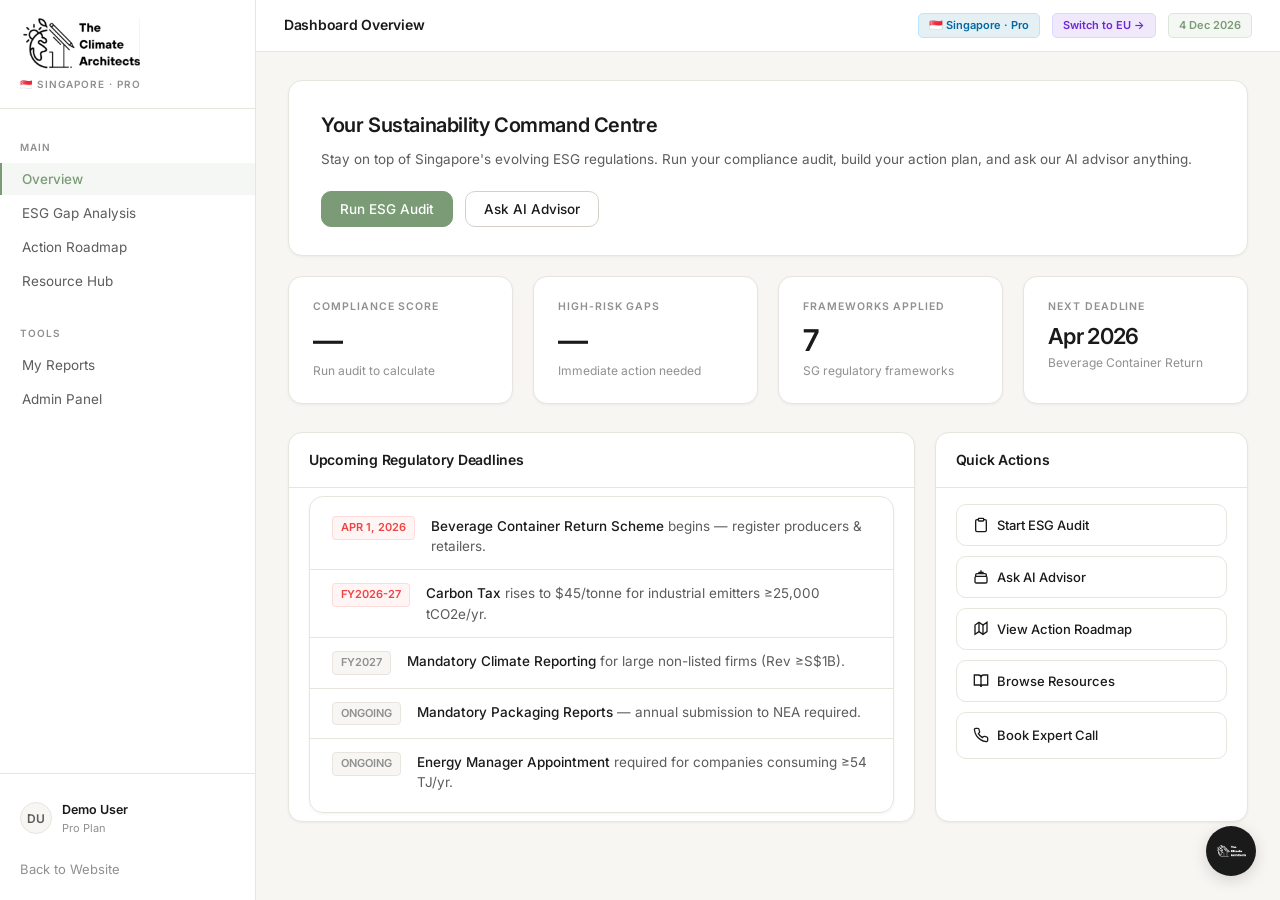
<file: public/dashboard-sg.html>
<!DOCTYPE html>
<html lang="en">
<head>
    <meta charset="UTF-8">
    <meta name="viewport" content="width=device-width, initial-scale=1.0">
    <title>Singapore Dashboard — Pro | The Climate Architects</title>
    <link rel="preconnect" href="https://fonts.googleapis.com">
    <link rel="preconnect" href="https://fonts.gstatic.com" crossorigin>
    <link href="https://fonts.googleapis.com/css2?family=Outfit:wght@300;400;500;600;700;800;900&family=DM+Serif+Display:ital@0;1&display=swap" rel="stylesheet">
    <style>
        @import url('https://fonts.googleapis.com/css2?family=Inter:wght@300;400;500;600;700;800&display=swap');

        :root {
            --db-bg:           #F7F6F3;
            --db-surface:      #FFFFFF;
            --db-border:       #E8E5DF;
            --db-border-mid:   #D5D1C9;
            --db-ink:          #1A1A1A;
            --db-ink-mid:      #5C5C5C;
            --db-ink-muted:    #909090;
            --db-accent:       #7A9B76;
            --db-accent-hover: #698A65;
            --db-accent-tint:  rgba(122,155,118,0.08);
            --db-accent-border:rgba(122,155,118,0.20);
            --db-font: 'Inter', -apple-system, BlinkMacSystemFont, sans-serif;
            --db-r:    10px;
            --db-r-lg: 14px;
            --db-shadow-xs: 0 1px 3px rgba(0,0,0,0.05);
            --db-shadow-sm: 0 2px 8px rgba(0,0,0,0.07);

            /* Legacy mapping for backend compatibility */
            --teal: var(--db-accent);
            --teal-light: var(--db-accent-hover);
            --teal-dark: var(--db-accent-hover);
            --teal-glow: var(--db-accent-tint);
            --teal-10: var(--db-accent-tint);
            --forest: var(--db-ink);
            --bg: var(--db-bg);
            --panel: var(--db-surface);
            --radius: var(--db-r-lg);
            --shadow: var(--db-shadow-xs);
            --text: var(--db-ink);
            --text-mid: var(--db-ink-mid);
            --text-soft: var(--db-ink-muted);
            --danger: #ef4444;
            --warn: #f59e0b;
            --success: #10b981;
            --charcoal: var(--db-surface);
            --font: var(--db-font);
            --serif: var(--db-font);
        }

        * { margin: 0; padding: 0; box-sizing: border-box; }
        html { scroll-behavior: smooth; }

        body, p, span, div, button, input, select, label, td, th, li, a {
            font-family: var(--db-font);
        }

        body {
            background: var(--db-bg);
            color: var(--db-ink);
            font-family: var(--db-font);
            font-size: 14px;
            line-height: 1.6;
            -webkit-font-smoothing: antialiased;
            display: flex;
            height: 100vh;
            overflow: hidden;
        }

        h1, h2, h3, h4, h5, h6 {
            font-family: var(--db-font);
            font-weight: 600;
            color: var(--db-ink);
            letter-spacing: -0.018em;
        }

        /* ── SIDEBAR ───────────────────────────────── */
        .sidebar {
            width: 256px;
            background: var(--db-surface);
            border-right: 1px solid var(--db-border);
            box-shadow: none;
            display: flex;
            flex-direction: column;
            flex-shrink: 0;
            z-index: 100;
            overflow: hidden;
        }
        .sidebar-logo {
            padding: 18px 20px 16px;
            border-bottom: 1px solid var(--db-border);
        }
        .sidebar-logo img {
            background: transparent !important;
            mix-blend-mode: multiply !important;
            height: 52px;
            width: auto;
            margin-bottom: 6px;
            display: block;
        }
        .logo-text { display: none; }
        .logo-sub {
            font-size: 10px;
            font-weight: 600;
            text-transform: uppercase;
            letter-spacing: 0.1em;
            color: var(--db-ink-muted);
            margin-top: 3px;
        }
        .sidebar-nav {
            flex: 1;
            padding: 12px 0;
            display: flex;
            flex-direction: column;
            gap: 2px;
            overflow-y: auto;
        }
        .nav-label {
            font-size: 10px;
            font-weight: 600;
            text-transform: uppercase;
            letter-spacing: 0.09em;
            color: var(--db-ink-muted);
            padding: 18px 20px 6px;
        }
        .nav-item {
            padding: 8px 20px;
            font-size: 13.5px;
            font-weight: 400;
            color: var(--db-ink-mid);
            background: transparent;
            border-left: 2px solid transparent;
            display: block;
            width: 100%;
            text-align: left;
            transition: all 0.15s ease;
            cursor: pointer;
            border-radius: 0;
            border-top: none;
            border-right: none;
            border-bottom: none;
            text-decoration: none;
        }
        .nav-item:hover {
            background: var(--db-bg);
            color: var(--db-ink);
        }
        .nav-item.active {
            background: var(--db-accent-tint) !important;
            color: var(--db-accent) !important;
            font-weight: 500 !important;
            border-left-color: var(--db-accent) !important;
        }
        .nav-item .icon { display: none; }
        .nav-badge {
            margin-left: auto;
            font-size: 10px;
            font-weight: 600;
            background: var(--db-bg);
            border: 1px solid var(--db-border);
            color: var(--db-ink-muted);
            padding: 2px 7px;
            border-radius: 4px;
            display: inline-block;
            float: right;
        }
        .nav-badge.green {
            background: var(--db-accent-tint);
            border-color: var(--db-accent-border);
            color: var(--db-accent);
        }
        .sidebar-footer {
            padding: 12px 0;
            border-top: 1px solid var(--db-border);
            background: var(--db-surface);
        }
        .user-chip {
            display: flex;
            align-items: center;
            gap: 10px;
            padding: 14px 20px;
            font-size: 12.5px;
            color: var(--db-ink-mid);
        }
        .user-avatar {
            width: 32px;
            height: 32px;
            border-radius: 50%;
            background: var(--db-bg);
            border: 1px solid var(--db-border);
            display: flex;
            align-items: center;
            justify-content: center;
            font-size: 12px;
            font-weight: 600;
            color: var(--db-ink-mid);
            flex-shrink: 0;
        }
        .user-info { flex: 1; overflow: hidden; }
        .user-name { font-weight: 600; color: var(--db-ink); white-space: nowrap; overflow: hidden; text-overflow: ellipsis; }
        .user-role { font-size: 11px; color: var(--db-ink-muted); }
        .back-btn {
            font-size: 13px;
            color: var(--db-ink-muted);
            padding: 8px 20px;
            display: block;
            background: transparent;
            border: none;
            cursor: pointer;
            transition: color 0.15s ease;
            text-align: left;
            width: 100%;
            text-decoration: none;
        }
        .back-btn:hover { color: var(--db-ink); }

        /* ── MAIN CONTENT ───────────────────────────── */
        .main {
            flex: 1;
            display: flex;
            flex-direction: column;
            overflow: hidden;
            background: var(--db-bg);
        }
        .topbar {
            background: var(--db-surface);
            border-bottom: 1px solid var(--db-border);
            height: 52px;
            padding: 0 28px;
            display: flex;
            align-items: center;
            justify-content: space-between;
            flex-shrink: 0;
            position: sticky;
            top: 0;
            z-index: 50;
        }
        .topbar-left { display: flex; align-items: center; gap: 14px; }
        .topbar-left img { display: none !important; }
        .topbar-left h2 {
            font-size: 14px;
            font-weight: 600;
            color: var(--db-ink);
        }
        .topbar-left p { display: none; }
        .topbar-right { display: flex; align-items: center; gap: 12px; }

        .pill-tag {
            font-size: 11px;
            font-weight: 600;
            padding: 3px 10px;
            background: var(--db-accent-tint);
            color: var(--db-accent);
            border: 1px solid var(--db-accent-border);
            border-radius: 5px;
            display: inline-block;
        }

        /* ── SCROLL AREA ────────────────────────────── */
        .page-body {
            flex: 1;
            overflow-y: auto;
            padding: 28px 32px;
        }

        /* ── VIEWS ──────────────────────────────────── */
        .view { display: none; animation: fadeUp 0.3s ease both; }
        .view.active { display: block; }
        @keyframes fadeUp {
            from { opacity: 0; transform: translateY(8px); }
            to   { opacity: 1; transform: translateY(0); }
        }

        /* ── WELCOME / HERO CARD ─────────────────────── */
        .overview-hero {
            background: var(--db-surface);
            border: 1px solid var(--db-border);
            border-radius: var(--db-r-lg);
            padding: 28px 32px;
            margin-bottom: 20px;
            box-shadow: var(--db-shadow-xs);
            position: relative;
            overflow: hidden;
            color: var(--db-ink);
        }
        .overview-hero img { display: none !important; }
        .hero-eyebrow { display: none; }
        .hero-title {
            font-size: 20px;
            font-weight: 600;
            letter-spacing: -0.02em;
            color: var(--db-ink);
            margin-bottom: 8px;
        }
        .hero-desc {
            font-size: 13.5px;
            color: var(--db-ink-mid);
            margin-bottom: 20px;
            line-height: 1.6;
        }
        .hero-actions { display: flex; gap: 12px; flex-wrap: wrap; }

        /* ── BUTTONS ────────────────────────────────── */
        .btn {
            display: inline-flex;
            align-items: center;
            gap: 8px;
            font-family: var(--db-font);
            cursor: pointer;
            text-decoration: none;
        }
        .btn-teal,
        .btn-solid {
            background: var(--db-accent);
            color: #fff;
            border: 1px solid var(--db-accent);
            border-radius: var(--db-r);
            padding: 9px 18px;
            font-size: 13.5px;
            font-weight: 500;
            box-shadow: none;
            transition: background 0.15s ease, transform 0.15s ease;
        }
        .btn-teal:hover,
        .btn-solid:hover {
            background: var(--db-accent-hover);
            transform: translateY(-1px);
            color: #fff;
        }
        .btn-outline,
        .btn-ghost {
            background: var(--db-surface);
            color: var(--db-ink);
            border: 1px solid var(--db-border-mid);
            border-radius: var(--db-r);
            padding: 9px 18px;
            font-size: 13.5px;
            font-weight: 500;
            box-shadow: none;
            transition: all 0.15s ease;
        }
        .btn-outline:hover,
        .btn-ghost:hover {
            background: var(--db-bg);
            border-color: var(--db-ink-muted);
            color: var(--db-ink);
        }

        /* ── STAT CARDS ─────────────────────────────── */
        .stats-row {
            display: grid;
            grid-template-columns: repeat(auto-fit, minmax(220px, 1fr));
            gap: 20px;
            margin-bottom: 28px;
        }
        .stat-card {
            background: var(--db-surface);
            border: 1px solid var(--db-border);
            border-radius: var(--db-r-lg);
            padding: 22px 24px;
            box-shadow: var(--db-shadow-xs);
            position: relative;
            overflow: hidden;
            transition: box-shadow 0.15s ease;
        }
        .stat-card:hover { box-shadow: var(--db-shadow-sm); }
        .stat-card .accent-line { display: none !important; }

        .stat-label {
            font-size: 10.5px;
            font-weight: 600;
            text-transform: uppercase;
            letter-spacing: 0.09em;
            color: var(--db-ink-muted);
            margin-bottom: 10px;
        }
        .stat-value {
            font-size: 30px;
            font-weight: 600;
            color: var(--db-ink);
            letter-spacing: -0.03em;
            line-height: 1;
            margin-bottom: 6px;
        }
        .stat-value.warn,
        .stat-value.danger,
        .stat-value.success { color: var(--db-ink); }

        .stat-sub {
            font-size: 12px;
            color: var(--db-ink-muted);
            margin-top: 0;
        }

        .quick-grid {
            display: grid;
            grid-template-columns: 2fr 1fr;
            gap: 20px;
            margin-bottom: 28px;
        }

        /* ── SECTION PANEL ──────────────────────────── */
        .panel {
            background: var(--db-surface);
            border: 1px solid var(--db-border);
            border-radius: var(--db-r-lg);
            box-shadow: var(--db-shadow-xs);
            overflow: hidden;
            margin-bottom: 20px;
        }
        .panel-head {
            padding: 16px 20px;
            border-bottom: 1px solid var(--db-border);
            display: flex;
            align-items: center;
            justify-content: space-between;
        }
        .panel-head h3 {
            font-size: 14px;
            font-weight: 600;
            color: var(--db-ink);
        }
        .panel-body { padding: 16px 20px; }

        /* ── ASSESSMENT ─────────────────────────────── */
        .assess-header { margin-bottom: 24px; }
        .assess-header h1 { font-size: 18px; font-weight: 600; margin-bottom: 6px; color: var(--db-ink); }
        .assess-header p { font-size: 13.5px; color: var(--db-ink-mid); }

        .policy-card {
            background: var(--db-surface);
            border: 1px solid var(--db-border);
            border-radius: var(--db-r-lg);
            padding: 18px 20px;
            margin-bottom: 12px;
            box-shadow: var(--db-shadow-xs);
        }
        .pc-top {
            display: flex;
            align-items: center;
            justify-content: space-between;
            margin-bottom: 10px;
        }
        .pc-num {
            font-size: 12px;
            font-weight: 600;
            color: var(--db-ink-muted);
            margin-right: 8px;
        }
        .pc-title { font-size: 14px; font-weight: 600; color: var(--db-ink); }
        .pc-tag {
            font-size: 10px;
            font-weight: 500;
            padding: 2px 6px;
            background: var(--db-bg);
            border: 1px solid var(--db-border);
            color: var(--db-ink-muted);
            border-radius: 4px;
        }
        .pc-criteria {
            font-size: 13px;
            color: var(--db-ink-mid);
            margin-bottom: 14px;
            padding-left: 0;
            border-left: none;
            background: transparent;
        }
        .pc-controls {
            display: grid;
            grid-template-columns: 1fr 1fr;
            gap: 12px;
        }
        .ctrl-group label {
            display: block;
            font-size: 11px;
            font-weight: 600;
            color: var(--db-ink-muted);
            margin-bottom: 4px;
            text-transform: uppercase;
            letter-spacing: 0.05em;
        }
        .form-select {
            width: 100%;
            background: var(--db-bg);
            border: 1px solid var(--db-border-mid);
            border-radius: var(--db-r);
            padding: 8px 12px;
            font-size: 13px;
            color: var(--db-ink);
            outline: none;
            transition: border-color 0.15s ease;
        }
        .form-select:focus {
            border-color: var(--db-accent);
        }
        .form-select:disabled { opacity: 0.5; }

        /* ── ROADMAP ────────────────────────────────── */
        .roadmap-list { list-style: none; padding: 0; }
        .roadmap-item {
            background: var(--db-surface);
            border: 1px solid var(--db-border);
            border-radius: var(--db-r-lg);
            padding: 18px 22px;
            margin-bottom: 10px;
            box-shadow: var(--db-shadow-xs);
            display: flex;
            gap: 16px;
            align-items: flex-start;
        }
        .road-step {
            width: 26px; height: 26px;
            border-radius: 50%;
            background: var(--db-accent-tint);
            border: 1px solid var(--db-accent-border);
            color: var(--db-accent);
            font-size: 12px; font-weight: 600;
            display: flex; align-items: center; justify-content: center;
            flex-shrink: 0;
        }
        .road-content h4 { font-size: 14px; font-weight: 600; color: var(--db-ink); margin-bottom: 3px; }
        .road-content p { font-size: 13px; color: var(--db-ink-mid); line-height: 1.55; }
        .road-tag {
            font-size: 11px; font-weight: 500;
            padding: 2px 8px;
            background: var(--db-bg);
            border: 1px solid var(--db-border);
            border-radius: 4px;
            color: var(--db-ink-muted);
            margin-left: auto;
            flex-shrink: 0;
            text-transform: none;
        }

        /* ── RESOURCES ──────────────────────────────── */
        .resource-grid {
            display: grid;
            grid-template-columns: repeat(auto-fill, minmax(260px, 1fr));
            gap: 16px;
        }
        .resource-card {
            background: var(--db-surface);
            border: 1px solid var(--db-border);
            border-radius: var(--db-r-lg);
            padding: 16px 20px;
            margin-bottom: 8px;
            display: flex; gap: 14px; align-items: flex-start;
            text-decoration: none; color: inherit;
            transition: border-color 0.15s ease, box-shadow 0.15s ease;
        }
        .resource-card:hover { border-color: var(--db-accent-border); box-shadow: var(--db-shadow-sm); }
        .res-icon {
            width: 30px; height: 30px;
            border-radius: 6px;
            background: var(--db-accent-tint);
            border: 1px solid var(--db-accent-border);
            color: var(--db-accent);
            font-size: 12px; font-weight: 700;
            display: flex; align-items: center; justify-content: center;
            flex-shrink: 0;
        }
        .res-title { font-size: 13.5px; font-weight: 600; color: var(--db-ink); }
        .res-desc { font-size: 12.5px; color: var(--db-ink-mid); line-height: 1.45; }
        .res-type { display: none; }

        /* ── DEADLINES LIST ─────────────────────────── */
        .deadline-list {
            background: var(--db-surface);
            border: 1px solid var(--db-border);
            border-radius: var(--db-r-lg);
            padding: 6px 0;
            box-shadow: var(--db-shadow-xs);
            list-style: none;
        }
        .deadline-item {
            padding: 13px 22px;
            border-bottom: 1px solid var(--db-border);
            display: flex;
            gap: 16px;
            align-items: flex-start;
        }
        .deadline-item:last-child { border-bottom: none; }
        .dl-date {
            font-size: 11px;
            font-weight: 600;
            color: var(--db-ink-muted);
            background: var(--db-bg);
            border: 1px solid var(--db-border);
            border-radius: 4px;
            padding: 2px 8px;
            white-space: nowrap;
            flex-shrink: 0;
            text-transform: uppercase;
        }
        .dl-date.urgent {
            color: #ef4444;
            background: rgba(239,68,68,0.05);
            border-color: rgba(239,68,68,0.15);
        }
        .dl-text { font-size: 13.5px; color: var(--db-ink-mid); line-height: 1.5; }
        .dl-text strong { color: var(--db-ink); font-weight: 500; }

        /* ── QUICK ACTIONS ──────────────────────────── */
        .quick-grid .panel:last-child .panel-body {
            display: flex;
            flex-direction: column;
            gap: 8px;
        }
        .quick-grid .panel:last-child .btn,
        .quick-grid .panel:last-child a.btn {
            background: var(--db-surface) !important;
            border: 1px solid var(--db-border) !important;
            border-radius: var(--db-r) !important;
            padding: 12px 16px !important;
            font-size: 13px !important;
            font-weight: 500 !important;
            color: var(--db-ink) !important;
            cursor: pointer !important;
            transition: all 0.15s ease !important;
            display: flex !important;
            align-items: center !important;
            gap: 8px !important;
            text-decoration: none !important;
            width: 100% !important;
            box-shadow: none !important;
            justify-content: flex-start !important;
        }
        .quick-grid .panel:last-child .btn:hover,
        .quick-grid .panel:last-child a.btn:hover {
            border-color: var(--db-accent-border) !important;
            background: var(--db-accent-tint) !important;
            color: var(--db-accent) !important;
            transform: none !important;
        }
        .quick-grid .panel:last-child .btn svg {
            margin-right: 0 !important;
            flex-shrink: 0;
        }

        /* ── TABLES ─────────────────────────────────── */
        .gap-table {
            width: 100%;
            border-collapse: separate;
            border-spacing: 0;
            background: var(--db-surface);
        }
        .gap-table th {
            background: var(--db-bg);
            padding: 10px 16px;
            font-size: 10.5px;
            font-weight: 600;
            text-transform: uppercase;
            letter-spacing: 0.08em;
            color: var(--db-ink-muted);
            border-bottom: 1px solid var(--db-border);
            text-align: left;
        }
        .gap-table td {
            padding: 12px 16px;
            font-size: 13.5px;
            color: var(--db-ink-mid);
            border-bottom: 1px solid var(--db-border);
            text-align: left;
        }
        .gap-table tr:last-child td { border-bottom: none; }
        .gap-table tbody tr:hover td { background: var(--db-bg); }
        .gap-table td:first-child { font-weight: 500; color: var(--db-ink); }

        .badge {
            font-size: 11px;
            font-weight: 500;
            padding: 2px 6px;
            border-radius: 4px;
            text-transform: none;
            display: inline-block;
        }
        .badge-high { background: rgba(239,68,68,0.05); color: #ef4444; border: 1px solid rgba(239,68,68,0.15); }
        .badge-med  { background: rgba(245,158,11,0.05); color: #f59e0b; border: 1px solid rgba(245,158,11,0.15); }
        .badge-low  { background: rgba(59,130,246,0.05); color: #3b82f6; border: 1px solid rgba(59,130,246,0.15); }

        .status-red   { color: #ef4444; font-weight: 500; }
        .status-amber { color: #f59e0b; font-weight: 500; }
        .status-green { color: #10b981; font-weight: 500; }

        /* ── ARIA CHAT WIDGET ───────────────────────── */
        .chat-fab {
            position: fixed;
            bottom: 24px;
            right: 24px;
            z-index: 9999;
        }
        .fab-btn {
            width: 50px;
            height: 50px;
            border-radius: 50%;
            background: var(--db-ink);
            border: none;
            box-shadow: 0 4px 16px rgba(0,0,0,0.15);
            cursor: pointer;
            display: flex;
            align-items: center;
            justify-content: center;
            transition: transform 0.15s ease;
        }
        .fab-btn:hover { transform: scale(1.04); }
        .fab-btn img {
            filter: brightness(0) invert(1) !important;
            width: 24px; height: 24px;
        }
        .fab-pulse { display: none; }

        .chat-window {
            position: absolute;
            bottom: 64px;
            right: 0;
            width: 340px;
            height: 460px;
            background: var(--db-surface);
            border: 1px solid var(--db-border);
            border-radius: var(--db-r-lg);
            box-shadow: 0 8px 28px rgba(0,0,0,0.1);
            display: flex;
            flex-direction: column;
            overflow: hidden;
            transform-origin: bottom right;
            transform: scale(0.9) translateY(10px);
            opacity: 0;
            pointer-events: none;
            transition: transform 0.15s ease, opacity 0.15s ease;
        }
        .chat-window.open {
            transform: scale(1) translateY(0);
            opacity: 1;
            pointer-events: all;
        }
        .chat-head {
            background: var(--db-ink);
            color: #fff;
            padding: 12px 16px;
            display: flex;
            align-items: center;
            justify-content: space-between;
            flex-shrink: 0;
        }
        .chat-avatar { display: none; }
        .chat-head-info { flex: 1; }
        .chat-head-name { font-size: 13px; font-weight: 500; color: #fff; }
        .chat-head-status { display: none; }
        .chat-close-btn {
            background: transparent;
            border: none;
            color: rgba(255,255,255,0.7);
            cursor: pointer;
            font-size: 12px;
        }
        .chat-close-btn:hover { color: #fff; }

        .chat-body {
            flex: 1;
            overflow-y: auto;
            padding: 14px;
            background: var(--db-bg);
            display: flex;
            flex-direction: column;
            gap: 10px;
        }
        .msg { max-width: 85%; font-size: 13px; line-height: 1.5; }
        .msg-bot {
            background: var(--db-surface);
            color: var(--db-ink);
            align-self: flex-start;
            border-radius: 6px;
            padding: 8px 12px;
            border: 1px solid var(--db-border);
            box-shadow: var(--db-shadow-xs);
        }
        .msg-user {
            background: var(--db-accent);
            color: #fff;
            align-self: flex-end;
            border-radius: 6px;
            padding: 8px 12px;
        }
        .chat-suggestions {
            display: flex;
            flex-wrap: wrap;
            gap: 6px;
            padding: 8px 12px;
            background: var(--db-surface);
            border-top: 1px solid var(--db-border);
        }
        .suggestion-chip {
            background: var(--db-surface);
            border: 1px solid var(--db-border);
            border-radius: 5px;
            padding: 4px 10px;
            font-size: 12px;
            color: var(--db-ink-mid);
            cursor: pointer;
            transition: all 0.15s ease;
            outline: none;
        }
        .suggestion-chip:hover {
            border-color: var(--db-accent-border);
            color: var(--db-accent);
            background: var(--db-accent-tint);
        }
        .chat-footer {
            padding: 10px 12px;
            background: var(--db-surface);
            border-top: 1px solid var(--db-border);
            display: flex;
            gap: 8px;
        }
        .chat-input {
            flex: 1;
            background: var(--db-bg);
            border: 1px solid var(--db-border-mid);
            border-radius: 6px;
            padding: 8px 11px;
            font-size: 13px;
            font-family: var(--db-font);
            color: var(--db-ink);
            outline: none;
        }
        .chat-input:focus { border-color: var(--db-accent); }
        .chat-send {
            background: var(--db-accent);
            color: #fff;
            border: none;
            border-radius: 6px;
            padding: 8px 12px;
            cursor: pointer;
            font-size: 12px;
            transition: background 0.15s ease;
        }
        .chat-send:hover { background: var(--db-accent-hover); }

        /* ── LOGIN + REGISTER FORMS ─────────────────── */
        #auth-modal {
            position: fixed; inset: 0;
            background: rgba(26,26,26,0.3);
            backdrop-filter: blur(4px);
            z-index: 99999;
            display: flex; align-items: center; justify-content: center;
        }
        #auth-modal > div {
            background: var(--db-surface) !important;
            border: 1px solid var(--db-border) !important;
            border-radius: var(--db-r-lg) !important;
            padding: 32px 28px !important;
            max-width: 380px !important;
            width: 100% !important;
            box-shadow: var(--db-shadow-sm) !important;
            position: relative;
        }
        #auth-modal img {
            background: transparent !important;
            mix-blend-mode: multiply !important;
        }
        #auth-modal h2 { font-size: 18px; font-weight: 600; margin-bottom: 6px; color: var(--db-ink); }

        #auth-modal .chat-input {
            background: var(--db-bg) !important;
            border: 1px solid var(--db-border-mid) !important;
            border-radius: var(--db-r) !important;
            padding: 9px 13px !important;
            font-size: 13.5px !important;
            font-family: var(--db-font) !important;
            color: var(--db-ink) !important;
            width: 100% !important;
            outline: none !important;
            transition: border-color 0.15s ease;
        }
        #auth-modal .chat-input:focus {
            border-color: var(--db-accent) !important;
            box-shadow: 0 0 0 3px rgba(122,155,118,0.14) !important;
        }

        #auth-market-form button {
            background: var(--db-surface) !important;
            border: 1px solid var(--db-border) !important;
            border-radius: var(--db-r-lg) !important;
            padding: 22px 24px !important;
            cursor: pointer !important;
            transition: all 0.2s ease !important;
            width: 100% !important;
            box-shadow: none !important;
            margin-bottom: 12px;
        }
        #auth-market-form button:hover {
            border-color: var(--db-accent-border) !important;
            box-shadow: var(--db-shadow-sm) !important;
            transform: translateY(-2px) !important;
            background: var(--db-surface) !important;
        }
        #auth-market-form button span { font-size: 24px !important; }
        #auth-market-form button div div:first-child { font-size: 14px !important; color: var(--db-ink) !important; font-weight: 600 !important; }
        #auth-market-form button div div:last-child { font-size: 11.5px !important; color: var(--db-ink-muted) !important; }

        /* ── RESPONSIVE ─────────────────────────────── */
        @media (max-width: 900px) {
            .sidebar { display: none; }
            .quick-grid { grid-template-columns: 1fr; }
            .pc-controls { grid-template-columns: 1fr; }
            .chat-window { width: 320px; }
        }

        /* ── TOAST ──────────────────────────────────── */
        .toast {
            position: fixed;
            bottom: 24px;
            right: 24px;
            background: var(--db-ink);
            color: #fff;
            font-size: 13px;
            font-weight: 500;
            padding: 10px 16px;
            border-radius: 6px;
            z-index: 99999;
            box-shadow: var(--db-shadow-sm);
            animation: slideInToast 0.2s ease, fadeOutToast 0.2s 2.8s ease forwards;
        }
        @keyframes slideInToast {
            from { transform: translateY(8px); opacity: 0; }
            to   { transform: translateY(0); opacity: 1; }
        }
        @keyframes fadeOutToast {
            to { opacity: 0; transform: translateY(-4px); }
        }
    </style>
</head>
<body>

<!-- SIDEBAR -->
<aside class="sidebar">
    <div class="sidebar-logo">
        <img src="logo.png?v=4.2" alt="The Climate Architects" style="background: transparent; mix-blend-mode: multiply; height:52px;width:auto;margin-bottom:6px;display:block;">
        <div class="logo-sub">🇸🇬 Singapore · Pro</div>
    </div>
    <nav class="sidebar-nav">
        <div class="nav-label">Main</div>
        <button class="nav-item active" onclick="showView('overview')">
            <span class="icon"></span> Overview
        </button>
        <button class="nav-item" onclick="showView('assessment')">
            <span class="icon"></span> ESG Gap Analysis
        </button>
        <button class="nav-item" onclick="showView('roadmap')">
            <span class="icon"></span> Action Roadmap
        </button>
        <button class="nav-item" onclick="showView('resources')">
            <span class="icon"></span> Resource Hub
        </button>
        <div class="nav-label" style="margin-top:8px;">Tools</div>
        <button class="nav-item" onclick="showView('reports')">
            <span class="icon"></span> My Reports
            <span class="nav-badge green" id="reports-badge">0</span>
        </button>
        <button class="nav-item" id="admin-nav-item" style="display:none;" onclick="showView('admin')">
            <span class="icon"></span> Admin Panel
        </button>
    </nav>
    <div class="sidebar-footer">
        <div class="user-chip" id="user-chip">
            <div class="user-avatar" id="sidebar-avatar">?</div>
            <div class="user-info">
                <div class="user-name" id="sidebar-name">Loading…</div>
                <div class="user-role" id="sidebar-plan">Free Plan</div>
            </div>
        </div>
        
        <a href="index.html" class="back-btn">Back to Website</a>
    </div>
</aside>

<!-- MAIN -->
<main class="main">
    <header class="topbar">
        <div class="topbar-left" style="display:flex;align-items:center;gap:14px;">
            <img src="logo.png?v=4.2" alt="The Climate Architects" style="background: transparent; mix-blend-mode: multiply; height:38px;width:auto;object-fit:contain;display:block;">
            <div>
                <h2 id="topbar-title">Dashboard Overview</h2>
                <p id="topbar-sub">Singapore ESG Compliance — SGX · Carbon Tax · ECA · WEMP</p>
            </div>
        </div>
        <div class="topbar-right">
            <span class="pill-tag" style="background:rgba(3,105,161,0.1);color:#0369a1;border-color:#bae6fd;">🇸🇬 Singapore · Pro</span>
            <a href="dashboard-eu.html" class="pill-tag" style="background:rgba(109,40,217,0.1);color:#6d28d9;border-color:#ddd6fe;text-decoration:none;cursor:pointer;">Switch to EU →</a>
            <span class="pill-tag" id="date-tag">—</span>
        </div>
    </header>

    <div class="page-body">

        <!-- ══ OVERVIEW VIEW ══ -->
        <div class="view active" id="view-overview">
            <div class="overview-hero">
                <h1 class="hero-title">Your Sustainability Command Centre</h1>
                <p class="hero-desc">Stay on top of Singapore's evolving ESG regulations. Run your compliance audit, build your action plan, and ask our AI advisor anything.</p>
                <div class="hero-actions">
                    <button class="btn btn-teal" onclick="showView('assessment')">Run ESG Audit</button>
                    <button class="btn btn-outline" onclick="openChat()">Ask AI Advisor</button>
                </div>
            </div>

            <div class="stats-row" id="overview-stats">
                <div class="stat-card">
                    <div class="accent-line"></div>
                    <div class="stat-label">Compliance Score</div>
                    <div class="stat-value" id="ov-score">—</div>
                    <div class="stat-sub">Run audit to calculate</div>
                </div>
                <div class="stat-card">
                    <div class="accent-line danger"></div>
                    <div class="stat-label">High-Risk Gaps</div>
                    <div class="stat-value danger" id="ov-high">—</div>
                    <div class="stat-sub">Immediate action needed</div>
                </div>
                <div class="stat-card">
                    <div class="accent-line warn"></div>
                    <div class="stat-label">Frameworks Applied</div>
                    <div class="stat-value warn" id="ov-frameworks">7</div>
                    <div class="stat-sub">SG regulatory frameworks</div>
                </div>
                <div class="stat-card">
                    <div class="accent-line success"></div>
                    <div class="stat-label">Next Deadline</div>
                    <div class="stat-value success" style="font-size:22px;">Apr 2026</div>
                    <div class="stat-sub">Beverage Container Return</div>
                </div>
            </div>

            <div class="quick-grid">
                <div class="panel">
                    <div class="panel-head">
                        <h3>Upcoming Regulatory Deadlines</h3>
                    </div>
                    <div class="panel-body" style="padding: 8px 20px;">
                        <ul class="deadline-list">
                            <li class="deadline-item"><span class="dl-date urgent">Apr 1, 2026</span><span class="dl-text"><strong>Beverage Container Return Scheme</strong> begins — register producers & retailers.</span></li>
                            <li class="deadline-item"><span class="dl-date urgent">FY2026-27</span><span class="dl-text"><strong>Carbon Tax</strong> rises to $45/tonne for industrial emitters ≥25,000 tCO2e/yr.</span></li>
                            <li class="deadline-item"><span class="dl-date">FY2027</span><span class="dl-text"><strong>Mandatory Climate Reporting</strong> for large non-listed firms (Rev ≥S$1B).</span></li>
                            <li class="deadline-item"><span class="dl-date">Ongoing</span><span class="dl-text"><strong>Mandatory Packaging Reports</strong> — annual submission to NEA required.</span></li>
                            <li class="deadline-item"><span class="dl-date">Ongoing</span><span class="dl-text"><strong>Energy Manager Appointment</strong> required for companies consuming ≥54 TJ/yr.</span></li>
                        </ul>
                    </div>
                </div>

                <div class="panel">
                    <div class="panel-head">
                        <h3>Quick Actions</h3>
                    </div>
                    <div class="panel-body" style="display:flex;flex-direction:column;gap:10px;">
                        <button class="btn btn-solid" style="width:100%;justify-content:center;" onclick="showView('assessment')"><svg viewBox="0 0 24 24" fill="none" stroke="currentColor" stroke-width="2" width="16" height="16" style="margin-right:8px; display:inline-block; vertical-align:middle;"><path d="M16 4h2a2 2 0 0 1 2 2v14a2 2 0 0 1-2 2H6a2 2 0 0 1-2-2V6a2 2 0 0 1 2-2h2"/><rect x="8" y="2" width="8" height="4" rx="1" ry="1"/></svg> Start ESG Audit</button>
                        <button class="btn btn-ghost" style="width:100%;justify-content:center;" onclick="openChat()"><svg viewBox="0 0 24 24" fill="none" stroke="currentColor" stroke-width="2" width="16" height="16" style="margin-right:8px; display:inline-block; vertical-align:middle;"><rect x="3" y="11" width="18" height="10" rx="2"/><path d="M12 2v4M8 5h8M4 11v-2a2 2 0 0 1 2-2h12a2 2 0 0 1 2 2v2M9 16h.01M15 16h.01"/></svg> Ask AI Advisor</button>
                        <button class="btn btn-ghost" style="width:100%;justify-content:center;" onclick="showView('roadmap')"><svg viewBox="0 0 24 24" fill="none" stroke="currentColor" stroke-width="2" width="16" height="16" style="margin-right:8px; display:inline-block; vertical-align:middle;"><polygon points="3 6 3 20 9 16 15 20 21 16 21 2 15 6 9 2 3 6"/><line x1="9" y1="2" x2="9" y2="16"/><line x1="15" y1="6" x2="15" y2="20"/></svg> View Action Roadmap</button>
                        <button class="btn btn-ghost" style="width:100%;justify-content:center;" onclick="showView('resources')"><svg viewBox="0 0 24 24" fill="none" stroke="currentColor" stroke-width="2" width="16" height="16" style="margin-right:8px; display:inline-block; vertical-align:middle;"><path d="M2 3h6a4 4 0 0 1 4 4v14a3 3 0 0 0-3-3H2zM22 3h-6a4 4 0 0 0-4 4v14a3 3 0 0 1 3-3h7z"/></svg> Browse Resources</button>
                        <a href="index.html#bookCallModal" class="btn btn-ghost" style="width:100%;justify-content:center;text-align:center;"><svg viewBox="0 0 24 24" fill="none" stroke="currentColor" stroke-width="2" width="16" height="16" style="margin-right:8px; display:inline-block; vertical-align:middle;"><path d="M22 16.92v3a2 2 0 0 1-2.18 2 19.79 19.79 0 0 1-8.63-3.07 19.5 19.5 0 0 1-6-6 19.79 19.79 0 0 1-3.07-8.67A2 2 0 0 1 4.11 2h3a2 2 0 0 1 2 1.72 12.84 12.84 0 0 0 .7 2.81 2 2 0 0 1-.45 2.11L8.09 9.91a16 16 0 0 0 6 6l1.27-1.27a2 2 0 0 1 2.11-.45 12.84 12.84 0 0 0 2.81.7A2 2 0 0 1 22 16.92z"/></svg> Book Expert Call</a>
                    </div>
                </div>
            </div>
        </div>

        <!-- ══ ASSESSMENT VIEW ══ -->
        <div class="view" id="view-assessment">
            <div class="assess-header">
                <h1>ESG Readiness Audit</h1>
                <p>Self-assess against Singapore's 7 key ESG regulatory frameworks. Takes under 3 minutes.</p>
            </div>
            <div id="questions-container"></div>
            <div style="text-align:center; margin-top:36px; padding-bottom:40px;">
                <button class="btn btn-solid" style="padding:14px 36px;font-size:15px;" onclick="generateReport()">Run AI Gap Analysis</button>
            </div>
        </div>

        <!-- ══ RESULTS VIEW ══ -->
        <div class="view" id="view-results">
            <div class="result-header">
                <h1>Your ESG Diagnostic Results</h1>
                <p>Based on Singapore's regulatory frameworks and your inputs — here is your current standing.</p>
            </div>

            <div class="stats-row">
                <div class="stat-card" id="res-score-card">
                    <div class="accent-line" id="res-score-accent"></div>
                    <div class="stat-label">Compliance Score</div>
                    <div class="stat-value" id="res-score">0%</div>
                    <div class="stat-sub" id="res-score-text">—</div>
                </div>
                <div class="stat-card">
                    <div class="accent-line danger"></div>
                    <div class="stat-label">High Priority Gaps</div>
                    <div class="stat-value danger" id="res-high">0</div>
                    <div class="stat-sub">Items needing immediate action</div>
                </div>
                <div class="stat-card">
                    <div class="accent-line warn"></div>
                    <div class="stat-label">Applicable Frameworks</div>
                    <div class="stat-value warn" id="res-applicable">0</div>
                    <div class="stat-sub">Regulations touching your business</div>
                </div>
            </div>

            <div class="panel" style="margin-bottom:28px;">
                <div class="panel-head">
                    <h3>Action Plan & Identified Gaps</h3>
                    <a href="index.html#bookCallModal" class="btn btn-solid" style="padding:8px 16px;font-size:12px;">Get Expert Help →</a>
                </div>
                <table class="gap-table">
                    <thead>
                        <tr>
                            <th>Regulation</th>
                            <th>Current Status</th>
                            <th>Priority</th>
                            <th>Required Action</th>
                        </tr>
                    </thead>
                    <tbody id="gap-table-body"></tbody>
                </table>
            </div>

            <div class="panel" style="margin-bottom:28px;" id="ai-insight-panel">
                <div class="panel-head">
                    <h3>AI Insight Summary</h3>
                    <span class="pill-tag">Powered by Claude</span>
                </div>
                <div class="panel-body" id="ai-insight-body" style="font-size:14px;line-height:1.7;color:var(--text-mid);">
                    <em style="color:var(--text-soft);">Generating personalised analysis…</em>
                </div>
            </div>

            <div style="display:flex;gap:12px;justify-content:center;padding-bottom:40px;">
                <button class="btn btn-ghost" onclick="showView('assessment')">Retake Assessment</button>
                <button class="btn btn-ghost" onclick="window.print()">Print Report</button>
                <button class="btn btn-solid" onclick="showView('roadmap')">View Action Roadmap</button>
            </div>
        </div>

        <!-- ══ ROADMAP VIEW ══ -->
        <div class="view" id="view-roadmap">
            <div class="assess-header">
                <h1>90-Day Action Roadmap</h1>
                <p>A structured plan to move from gaps to compliance — built on Singapore's regulatory requirements.</p>
            </div>

            <div class="quick-grid">
                <div class="panel">
                    <div class="panel-head"><h3>Phase-by-Phase Plan</h3></div>
                    <div class="panel-body" style="padding:8px 24px;">
                        <ul class="roadmap-list">
                            <li class="roadmap-item">
                                <div class="road-step">1</div>
                                <div class="road-content">
                                    <h4>Baseline Operational Audit</h4>
                                    <p>Map your energy, water, waste and emission data against applicable thresholds. Identify which frameworks legally apply to your business.</p>
                                    <span class="road-tag q1">Week 1–2</span>
                                </div>
                            </li>
                            <li class="roadmap-item">
                                <div class="road-step">2</div>
                                <div class="road-content">
                                    <h4>Appoint Compliance Officers</h4>
                                    <p>Register a certified Energy Manager (NEA) and Water Efficiency Manager if applicable. Set up internal reporting cadences.</p>
                                    <span class="road-tag q1">Week 2–4</span>
                                </div>
                            </li>
                            <li class="roadmap-item">
                                <div class="road-step">3</div>
                                <div class="road-content">
                                    <h4>Data Collection & Systems</h4>
                                    <p>Install submetering where required. Begin collecting Scope 1 & 2 emission data. Set up packaging tonnage tracking systems.</p>
                                    <span class="road-tag q2">Week 4–8</span>
                                </div>
                            </li>
                            <li class="roadmap-item">
                                <div class="road-step">4</div>
                                <div class="road-content">
                                    <h4>Submit Mandatory Reports</h4>
                                    <p>File annual energy & water reports to NEA. Submit packaging 3R plans. Register for Carbon Tax if applicable.</p>
                                    <span class="road-tag q2">Week 8–10</span>
                                </div>
                            </li>
                            <li class="roadmap-item">
                                <div class="road-step">5</div>
                                <div class="road-content">
                                    <h4>Build Your ESG Strategy</h4>
                                    <p>Move from compliance to competitive advantage. Set reduction targets, engage stakeholders, and prepare for ISSB climate disclosures.</p>
                                    <span class="road-tag q3">Week 10–12+</span>
                                </div>
                            </li>
                        </ul>
                    </div>
                </div>

                <div class="panel">
                    <div class="panel-head"><h3>Key Milestones</h3></div>
                    <div class="panel-body" style="font-size:13px;color:var(--text-mid);line-height:1.8;display:flex;flex-direction:column;gap:14px;">
                        <div style="padding:14px;background:var(--bg);border-radius:10px;border-left:3px solid var(--danger);">
                            <strong style="color:var(--text);display:block;margin-bottom:4px;">Immediate (0–30 days)</strong>
                            Register with NEA, identify applicable thresholds, appoint compliance leads.
                        </div>
                        <div style="padding:14px;background:var(--bg);border-radius:10px;border-left:3px solid var(--warn);">
                            <strong style="color:var(--text);display:block;margin-bottom:4px;">Short-term (30–60 days)</strong>
                            Deploy metering infrastructure, start data collection, submit first reports.
                        </div>
                        <div style="padding:14px;background:var(--bg);border-radius:10px;border-left:3px solid var(--success);">
                            <strong style="color:var(--text);display:block;margin-bottom:4px;">Strategic (60–90 days)</strong>
                            Set reduction targets, prepare ISSB climate disclosures, build investor narrative.
                        </div>
                        <a href="index.html#bookCallModal" class="btn btn-solid" style="width:100%;justify-content:center;margin-top:6px;"><svg viewBox="0 0 24 24" fill="none" stroke="currentColor" stroke-width="2" width="16" height="16" style="margin-right:8px; display:inline-block; vertical-align:middle;"><path d="M22 16.92v3a2 2 0 0 1-2.18 2 19.79 19.79 0 0 1-8.63-3.07 19.5 19.5 0 0 1-6-6 19.79 19.79 0 0 1-3.07-8.67A2 2 0 0 1 4.11 2h3a2 2 0 0 1 2 1.72 12.84 12.84 0 0 0 .7 2.81 2 2 0 0 1-.45 2.11L8.09 9.91a16 16 0 0 0 6 6l1.27-1.27a2 2 0 0 1 2.11-.45 12.84 12.84 0 0 0 2.81.7A2 2 0 0 1 22 16.92z"/></svg> Get Expert Guidance</a>
                    </div>
                </div>
            </div>
        </div>

        <!-- ══ RESOURCES VIEW ══ -->
        <div class="view" id="view-resources">
            <div class="assess-header">
                <h1>Resource Hub</h1>
                <p>Guides, templates, and official references to accelerate your ESG compliance journey.</p>
            </div>
            <div class="resource-grid">
                <a href="https://www.nea.gov.sg/our-services/climate-change-energy-efficiency/energy-efficiency/industrial-sector/mandatory-energy-management-practices" target="_blank" class="resource-card">
                    <div class="res-icon">E</div>
                    <div class="res-title">NEA: Mandatory Energy Management</div>
                    <div class="res-desc">Official guidelines for companies consuming ≥54 TJ annually, including Energy Manager requirements.</div>
                    <span class="res-type">Official Guide</span>
                </a>
                <a href="https://www.nea.gov.sg/our-services/waste-management/mandatory-packaging-reporting" target="_blank" class="resource-card">
                    <div class="res-icon">P</div>
                    <div class="res-title">NEA: Mandatory Packaging Reporting</div>
                    <div class="res-desc">Requirements for brand owners and importers with >S$10M turnover supplying packaged products.</div>
                    <span class="res-type">Official Guide</span>
                </a>
                <a href="https://www.pub.gov.sg/savewater/atwork/waterefficency" target="_blank" class="resource-card">
                    <div class="res-icon">W</div>
                    <div class="res-title">PUB: Water Efficiency Management</div>
                    <div class="res-desc">WEMP guidelines for premises consuming ≥60,000 m³ per year. Includes metering and submission rules.</div>
                    <span class="res-type">Official Guide</span>
                </a>
                <a href="https://www.sgx.com/sustainable-finance/esg-reporting" target="_blank" class="resource-card">
                    <div class="res-icon">C</div>
                    <div class="res-title">SGX: ESG Reporting Framework</div>
                    <div class="res-desc">Listed company mandatory climate disclosures and the roadmap for ISSB IFRS S1 & S2 adoption.</div>
                    <span class="res-type">Regulatory</span>
                </a>
                <a href="https://www.acra.gov.sg/legislation/climate-reporting" target="_blank" class="resource-card">
                    <div class="res-icon">G</div>
                    <div class="res-title">ACRA: Climate Reporting (Non-listed)</div>
                    <div class="res-desc">Mandatory CRD requirements for large non-listed companies from FY2027 (Rev ≥S$1B).</div>
                    <span class="res-type">Regulatory</span>
                </a>
                <div class="resource-card" style="cursor:default;" onclick="openChat()">
                    <div class="res-icon">AI</div>
                    <div class="res-title">Ask Our AI Advisor</div>
                    <div class="res-desc">Get instant answers on any Singapore ESG regulation, deadline, or compliance requirement.</div>
                    <span class="res-type" style="cursor:pointer;background:var(--teal);color:#fff;" onclick="openChat()">Open Chat →</span>
                </div>
            </div>
        </div>

        <!-- ══ REPORTS VIEW ══ -->
        <div class="view" id="view-reports">
            <div class="assess-header">
                <h1>My Reports</h1>
                <p>Your saved ESG audit history and compliance progress over time.</p>
            </div>
            <div id="reports-loading" style="text-align:center;padding:60px;color:var(--text-soft);">Loading your reports…</div>
            <div id="reports-empty" style="display:none;" class="panel" style="text-align:center;padding:60px 40px;">
                
                <h3 style="font-size:18px;font-weight:700;margin-bottom:8px;">No Saved Reports Yet</h3>
                <p style="font-size:14px;color:var(--text-soft);max-width:360px;margin:0 auto 24px;">Complete an ESG audit and your results will be saved here automatically.</p>
                <button class="btn btn-solid" onclick="showView('assessment')">Run Your First Audit</button>
            </div>
            <div id="reports-list" style="display:none;"></div>
        </div>

        <!-- ══ ADMIN VIEW ══ -->
        <div class="view" id="view-admin">
            <div class="assess-header">
                <h1>Admin Panel</h1>
                <p>Platform overview and user management.</p>
            </div>
            <div class="stats-row" id="admin-stats-row">
                <div class="stat-card"><div class="accent-line"></div><div class="stat-label">Total Users</div><div class="stat-value" id="adm-users">—</div></div>
                <div class="stat-card"><div class="accent-line success"></div><div class="stat-label">New This Week</div><div class="stat-value success" id="adm-new">—</div></div>
                <div class="stat-card"><div class="accent-line warn"></div><div class="stat-label">Total Audits</div><div class="stat-value warn" id="adm-audits">—</div></div>
                <div class="stat-card"><div class="accent-line"></div><div class="stat-label">Avg Score</div><div class="stat-value" id="adm-avg">—</div></div>
            </div>
            <div class="panel" style="margin-bottom:24px;">
                <div class="panel-head">
                    <h3>All Users</h3>
                    <input id="admin-search" type="text" class="chat-input" style="width:240px;border-radius:8px;" placeholder="Search name / email…" oninput="adminSearch(this.value)">
                </div>
                <div style="overflow-x:auto;">
                    <table class="gap-table" id="admin-users-table">
                        <thead><tr>
                            <th>Name</th><th>Email</th><th>Company</th><th>Plan</th><th>Audits</th><th>Joined</th><th>Actions</th>
                        </tr></thead>
                        <tbody id="admin-users-body"><tr><td colspan="7" style="text-align:center;padding:24px;color:var(--text-soft);">Loading…</td></tr></tbody>
                    </table>
                </div>
                <div style="display:flex;gap:10px;align-items:center;padding:16px 20px;border-top:1px solid var(--border);" id="admin-pagination"></div>
            </div>
        </div>

    </div><!-- end .page-body -->

<!-- ══ AUTH MODAL ══ -->
<div id="auth-modal" style="
    position:fixed;inset:0;background:rgba(6,30,25,0.7);backdrop-filter:blur(8px);
    z-index:99999;display:flex;align-items:center;justify-content:center;">
    <div style="
        background:var(--panel);border-radius:20px;padding:40px;width:100%;max-width:420px;
        box-shadow:0 24px 64px rgba(6,78,59,0.25);border:1px solid var(--border-mid);
        animation:fadeUp 0.4s ease both;position:relative;">

        <div style="text-align:center;margin-bottom:28px;">
            <img src="logo.png?v=4.2" alt="The Climate Architects" style="background: transparent; mix-blend-mode: multiply; height:48px;margin-bottom:12px;">
            <h2 style="font-family:var(--serif);font-size:24px;" id="auth-modal-title">Welcome Back</h2>
            <p style="font-size:13px;color:var(--text-soft);margin-top:4px;" id="auth-modal-sub">Sign in to your ESG dashboard</p>
        </div>

        <!-- LOGIN FORM -->
        <div id="auth-login-form">
            <div style="margin-bottom:16px;">
                <label style="font-size:12px;font-weight:700;text-transform:uppercase;letter-spacing:.5px;color:var(--text-mid);display:block;margin-bottom:6px;">Email</label>
                <input id="login-email" type="email" class="chat-input" style="width:100%;border-radius:10px;padding:12px 16px;font-size:14px;" placeholder="you@company.com">
            </div>
            <div style="margin-bottom:24px;">
                <label style="font-size:12px;font-weight:700;text-transform:uppercase;letter-spacing:.5px;color:var(--text-mid);display:block;margin-bottom:6px;">Password</label>
                <input id="login-password" type="password" class="chat-input" style="width:100%;border-radius:10px;padding:12px 16px;font-size:14px;" placeholder="••••••••" onkeypress="if(event.key==='Enter')doLogin()">
            </div>
            <div id="auth-error" style="display:none;color:var(--danger);font-size:13px;margin-bottom:14px;background:#fee2e2;padding:10px 14px;border-radius:8px;"></div>
            <button class="btn btn-solid" style="width:100%;justify-content:center;padding:14px;" onclick="doLogin()" id="login-btn">Sign In →</button>
            <p style="text-align:center;margin-top:16px;font-size:13px;color:var(--text-soft);">
                No account? <button onclick="switchAuth('register')" style="background:none;border:none;color:var(--teal);font-weight:700;cursor:pointer;font-size:13px;">Create one free</button>
            </p>
        </div>

        <!-- REGISTER FORM -->
        <div id="auth-register-form" style="display:none;"></div>
    </div>
</div>

<!-- CHAT WIDGET -->
<div class="chat-fab">
    <div class="chat-window" id="chatWindow">
        <div class="chat-head">
            <div class="chat-avatar" style="background:transparent;padding:4px;overflow:hidden;">
                <img src="logo.png?v=4.2" alt="TCA" style="background: transparent; mix-blend-mode: multiply; width:30px;height:30px;object-fit:contain;">
            </div>
            <div class="chat-head-info">
                <div class="chat-head-name">Aria — ESG Advisor</div>
                <div class="chat-head-status"><span class="online-dot"></span> AI Analysis</div>
            </div>
            <button class="chat-close-btn" onclick="toggleChat()">✕</button>
        </div>
        <div class="chat-body" id="chatBody"></div>
        <div class="chat-suggestions" id="chatSuggestions">
            <button class="suggestion-chip" onclick="askSuggestion('What is the carbon tax threshold?')">Carbon tax threshold?</button>
            <button class="suggestion-chip" onclick="askSuggestion('When is mandatory climate reporting required?')">Climate reporting?</button>
            <button class="suggestion-chip" onclick="askSuggestion('What is WEMP?')">What is WEMP?</button>
            <button class="suggestion-chip" onclick="askSuggestion('Key upcoming deadlines?')">Key deadlines?</button>
        </div>
        <div class="chat-footer">
            <input class="chat-input" id="chatInput" type="text" placeholder="Ask about Singapore ESG rules…" onkeypress="if(event.key==='Enter') sendMessage()">
            <button class="chat-send" id="chatSendBtn" onclick="sendMessage()">➤</button>
        </div>
    </div>
    <button class="fab-btn" onclick="toggleChat()">
        <img src="logo.png?v=4.2" alt="TCA" style="background: transparent; mix-blend-mode: screen; width:30px;height:30px;object-fit:contain;filter:brightness(0) invert(1);">
        <span class="fab-pulse"></span>
    </button>
</div>

<script>
const safeStorage = {
    getItem: (key) => {
        try { return window['localStorage'].getItem(key); } catch (e) { return null; }
    },
    setItem: (key, val) => {
        try { window['localStorage'].setItem(key, val); } catch (e) {}
    },
    removeItem: (key) => {
        try { window['localStorage'].removeItem(key); } catch (e) {}
    }
};

/* ══════════════════════════════════════════════
   CONFIG — Set your backend URL here
══════════════════════════════════════════════ */
const API_BASE = '/api'; // Cloudflare Pages Functions via /functions/api/

/* ══════════════════════════════════════════════
   AUTH STATE
══════════════════════════════════════════════ */
let currentUser = null;
let authToken   = safeStorage.getItem('tca_token') || null;

function apiHeaders() {
    return { 'Content-Type': 'application/json', ...(authToken ? { 'Authorization': `Bearer ${authToken}` } : {}) };
}


/* ══════════════════════════════════════════════
   CLIENT-SIDE OFFLINE MOCK API FETCH
══════════════════════════════════════════════ */
async function apiFetch(path, opts = {}) {
    const url = new URL('http://localhost' + path);
    const action = url.searchParams.get('action');
    const id = url.searchParams.get('id');
    const method = opts.method ? opts.method.toUpperCase() : 'GET';
    const body = opts.body ? JSON.parse(opts.body) : null;

    // Fast response delay
    await new Promise(r => setTimeout(r, 200));

    // Authentication endpoints
    if (path.startsWith('/auth')) {
        if (action === 'me') {
            return {
                token: authToken || 'mock_token',
                user: {
                    full_name: safeStorage.getItem('tca_user_name') || 'Demo User',
                    email: safeStorage.getItem('tca_user_email') || 'demo@company.com',
                    company: safeStorage.getItem('tca_user_company') || 'Demo Company Pte Ltd',
                    industry: 'Technology',
                    plan: 'pro',
                    role: 'admin'
                }
            };
        }
        if (action === 'login') {
            const email = body.email || 'demo@company.com';
            const name = email.split('@')[0].toUpperCase();
            safeStorage.setItem('tca_user_name', name);
            safeStorage.setItem('tca_user_email', email);
            safeStorage.setItem('tca_user_company', 'Demo Company');
            return {
                token: 'mock_token_123',
                user: {
                    full_name: name,
                    email: email,
                    company: 'Demo Company',
                    industry: 'Technology',
                    plan: 'pro',
                    role: 'admin'
                }
            };
        }
        if (action === 'register') {
            const { full_name, email, company } = body;
            safeStorage.setItem('tca_user_name', full_name);
            safeStorage.setItem('tca_user_email', email);
            safeStorage.setItem('tca_user_company', company);
            return {
                token: 'mock_token_123',
                user: {
                    full_name,
                    email,
                    company,
                    industry: body.industry || 'Technology',
                    plan: 'pro',
                    role: 'admin'
                }
            };
        }
    }

    // ESG Audits storage (localStorage backed)
    if (path.startsWith('/audits')) {
        let audits = JSON.parse(safeStorage.getItem('tca_audits') || '[]');
        if (method === 'GET') {
            return audits;
        }
        if (method === 'POST') {
            const newAudit = {
                id: 'audit_' + Date.now(),
                created_at: new Date().toISOString(),
                ...body
            };
            audits.unshift(newAudit);
            safeStorage.setItem('tca_audits', JSON.stringify(audits));
            return newAudit;
        }
        if (method === 'DELETE') {
            audits = audits.filter(a => a.id !== id);
            safeStorage.setItem('tca_audits', JSON.stringify(audits));
            return { success: true };
        }
    }

    // AI Advisor Chats
    if (path.startsWith('/chat')) {
        if (action === 'insight') {
            return {
                insight: "Based on Singapore regulations, your facility shows gaps in Scope 1 emissions reporting. Recommendation: baseline electricity usage data and convert to tCO2e."
            };
        }
        return {
            reply: "I am the Climate Architects AI Advisor. I can help you with SGX, Carbon Tax, CSRD, and CBAM. Let me know what specific compliance issue you would like to tackle."
        };
    }

    // Admin Dashboard stats & users
    if (path.startsWith('/admin')) {
        if (action === 'stats') {
            return {
                total_users: 154,
                total_audits: 289,
                active_plans: { pro: 87, free: 67 }
            };
        }
        if (action === 'users') {
            return {
                users: [
                    { id: '1', full_name: 'Jane Smith', email: 'jane@acme.com', company: 'Acme Pte Ltd', plan: 'pro', role: 'user', created_at: '2026-05-12T08:00:00Z' },
                    { id: '2', full_name: 'John Doe', email: 'john@capital.com', company: 'Capital Group', plan: 'free', role: 'user', created_at: '2026-06-01T10:30:00Z' }
                ],
                total: 2,
                pages: 1
            };
        }
    }

    return {};
}


// ── Boot: check token ─────────────────────────
async function boot() {
    // Client-side auto-authenticate bypass
    authToken = safeStorage.getItem('tca_token') || 'mock_token';
    currentUser = {
        full_name: safeStorage.getItem('tca_user_name') || 'Demo User',
        email: safeStorage.getItem('tca_user_email') || 'demo@company.com',
        company: safeStorage.getItem('tca_user_company') || 'Demo Company Pte Ltd',
        industry: 'Technology',
        plan: 'pro',
        role: 'admin'
    };
    onLoginSuccess();
}

function onLoginSuccess() {
    document.getElementById('auth-modal').style.display = 'none';
    const initials = currentUser.full_name.split(' ').map(w => w[0]).join('').slice(0,2).toUpperCase();
    document.getElementById('sidebar-avatar').textContent = initials;
    document.getElementById('sidebar-name').textContent = currentUser.full_name;
    document.getElementById('sidebar-plan').textContent = currentUser.plan.charAt(0).toUpperCase() + currentUser.plan.slice(1) + ' Plan';
    if (currentUser.role === 'admin') {
        document.getElementById('admin-nav-item').style.display = 'flex';
    }
    loadReportsBadge();
}

function logout() {
    authToken = null;
    currentUser = null;
    safeStorage.removeItem('tca_token');
    showAuthModal();
}

/* ══════════════════════════════════════════════
   AUTH MODAL
══════════════════════════════════════════════ */
function showAuthModal() {
    document.getElementById('auth-modal').style.display = 'flex';
    switchAuth('login');
}

function switchAuth(mode) {
    const isLogin = mode === 'login';
    document.getElementById('auth-login-form').style.display    = isLogin ? 'block' : 'none';
    document.getElementById('auth-register-form').style.display = isLogin ? 'none'  : 'block';
    document.getElementById('auth-modal-title').textContent     = isLogin ? 'Welcome Back' : 'Create Account';
    document.getElementById('auth-modal-sub').textContent       = isLogin ? 'Sign in to your ESG dashboard' : 'Start your ESG compliance journey';
    document.getElementById('auth-error').style.display = 'none';
    document.getElementById('auth-error-reg').style.display = 'none';
}

async function doLogin() {
    const email    = document.getElementById('login-email').value.trim();
    const password = document.getElementById('login-password').value;
    const errEl    = document.getElementById('auth-error');
    const btn      = document.getElementById('login-btn');

    errEl.style.display = 'none';
    btn.textContent = 'Signing in…'; btn.disabled = true;

    try {
        const data = await apiFetch('/auth?action=login', { method: 'POST', body: JSON.stringify({ email, password }) });
        authToken   = data.token;
        currentUser = data.user;
        safeStorage.setItem('tca_token', authToken);
        onLoginSuccess();
        showToast('Welcome back, ' + currentUser.full_name.split(' ')[0] + '!');
    } catch (e) {
        errEl.textContent = e.message;
        errEl.style.display = 'block';
    } finally {
        btn.textContent = 'Sign In'; btn.disabled = false;
    }
}

async function doRegister() {
    const full_name = document.getElementById('reg-name').value.trim();
    const company   = document.getElementById('reg-company').value.trim();
    const email     = document.getElementById('reg-email').value.trim();
    const industry  = document.getElementById('reg-industry').value;
    const password  = document.getElementById('reg-password').value;
    const errEl     = document.getElementById('auth-error-reg');
    const btn       = document.getElementById('register-btn');

    errEl.style.display = 'none';
    if (!full_name || !email || !password) { errEl.textContent = 'Name, email and password are required.'; errEl.style.display = 'block'; return; }

    btn.textContent = 'Creating account…'; btn.disabled = true;

    try {
        const data = await apiFetch('/auth?action=register', { method: 'POST', body: JSON.stringify({ full_name, email, company, industry, password }) });
        authToken   = data.token;
        currentUser = data.user;
        safeStorage.setItem('tca_token', authToken);
        onLoginSuccess();
        showToast('Account created! Welcome, ' + currentUser.full_name.split(' ')[0] + '.');
    } catch (e) {
        errEl.textContent = e.message;
        errEl.style.display = 'block';
    } finally {
        btn.textContent = 'Create Account'; btn.disabled = false;
    }
}

/* ══════════════════════════════════════════════
   NAV & ROUTING
══════════════════════════════════════════════ */
const navTitles = {
    overview:   ['Dashboard Overview',   'Singapore Mandatory ESG Reporting Tool'],
    assessment: ['ESG Gap Analysis',     'Self-assess against 7 key frameworks'],
    results:    ['Your Audit Results',   'Compliance gaps and action items'],
    roadmap:    ['Action Roadmap',       '90-day compliance plan'],
    resources:  ['Resource Hub',         'Guides, templates & official references'],
    reports:    ['My Reports',           'Saved audit history'],
    admin:      ['Admin Panel',          'User management & platform stats'],
};

function showView(name) {
    document.querySelectorAll('.view').forEach(v => v.classList.remove('active'));
    document.querySelectorAll('.nav-item').forEach(n => n.classList.remove('active'));
    const el = document.getElementById('view-' + name);
    if (el) el.classList.add('active');
    document.querySelectorAll('.nav-item').forEach(n => {
        if (n.textContent.trim().toLowerCase().includes(
            name === 'overview' ? 'overview' : name === 'assessment' ? 'esg' :
            name === 'roadmap' ? 'roadmap' : name === 'resources' ? 'resource' :
            name === 'reports' ? 'report' : name === 'admin' ? 'admin' : name)) {
            n.classList.add('active');
        }
    });
    const t = navTitles[name] || ['Dashboard', ''];
    document.getElementById('topbar-title').textContent = t[0];
    document.getElementById('topbar-sub').textContent = t[1];
    document.querySelector('.page-body').scrollTop = 0;
    if (name === 'reports') loadReports();
    if (name === 'admin')   loadAdminStats();
}

document.getElementById('date-tag').textContent = new Date().toLocaleDateString('en-SG', { day: 'numeric', month: 'short', year: 'numeric' });

/* ══════════════════════════════════════════════
   POLICY DATABASE
══════════════════════════════════════════════ */
const policies = [
    { id: 'carbon_tax',        category: 'Environmental',    title: 'Carbon Tax (CPA)',                          priority: 'high', criteria: 'Industrial facilities with emissions ≥25,000 tCO2e/year.',                          action: 'Register with NEA; implement emissions verification; budget for $45/tonne from 2026-27.' },
    { id: 'energy_mgmt',       category: 'Environmental',    title: 'Mandatory Energy Management Practices',     priority: 'high', criteria: 'Companies with operational control consuming ≥54 TJ of energy annually.',             action: 'Appoint certified Energy Manager; submit annual energy use reports to NEA.' },
    { id: 'water_efficiency',  category: 'Water Management', title: 'Water Efficiency (WEMP)',                   priority: 'high', criteria: 'Premises consuming ≥60,000 m³ of water annually.',                                    action: 'Appoint Water Efficiency Manager; submit WEMP records; install private water meters.' },
    { id: 'packaging',         category: 'Waste Management', title: 'Mandatory Packaging Reporting',             priority: 'med',  criteria: 'Brand owners/importers with >S$10M turnover supplying packaged goods.',                action: 'Submit annual packaging reports to NEA; develop & submit 3R plans.' },
    { id: 'food_waste',        category: 'Waste Management', title: 'Food Waste Segregation & Treatment',        priority: 'med',  criteria: 'Industrial/commercial buildings generating significant food waste.',                    action: 'Allocate space for on-site treatment; segregate food waste; submit waste reports.' },
    { id: 'climate_reporting', category: 'Governance',       title: 'Climate Reporting (Non-listed)',            priority: 'high', criteria: 'Large non-listed companies: Revenue ≥S$1B AND Assets ≥S$500M.',                        action: 'Prepare annual climate-related disclosures per ISSB standards (Scope 1 & 2). Starts FY2027.' },
    { id: 'e_waste',           category: 'Waste Management', title: 'Extended Producer Responsibility (E-waste)',priority: 'low',  criteria: 'Producers or retailers of regulated electrical and electronic products.',               action: 'Register with NEA; track product records; join Producer Responsibility Scheme (PRS).' },
];

/* ══════════════════════════════════════════════
   RENDER ASSESSMENT QUESTIONS
══════════════════════════════════════════════ */
function renderQuestions() {
    const c = document.getElementById('questions-container');
    c.innerHTML = policies.map((p, i) => `
        <div class="policy-card">
            <div class="pc-top">
                <div style="display:flex;align-items:flex-start;gap:12px;flex:1;">
                    <div class="pc-num">${i+1}</div>
                    <div><div class="pc-title">${p.title}</div><span class="pc-tag">${p.category}</span></div>
                </div>
            </div>
            <div class="pc-criteria"><strong>Applies if:</strong> ${p.criteria}</div>
            <div class="pc-controls">
                <div class="ctrl-group">
                    <label>Does this apply to your business?</label>
                    <select class="form-select apply-select" data-id="${p.id}" onchange="toggleStatus(this)">
                        <option value="none">— Select —</option>
                        <option value="yes">Yes, this applies</option>
                        <option value="no">No, not applicable</option>
                        <option value="unsure">Not Sure</option>
                    </select>
                </div>
                <div class="ctrl-group">
                    <label>Current Compliance Status</label>
                    <select class="form-select status-select" data-id="${p.id}" disabled>
                        <option value="none">— Select Status —</option>
                        <option value="compliant">Fully Compliant</option>
                        <option value="partial">Partial / In Progress</option>
                        <option value="non_compliant">Non-Compliant</option>
                    </select>
                </div>
            </div>
        </div>
    `).join('');
}

function toggleStatus(sel) {
    const id = sel.getAttribute('data-id');
    const ss = document.querySelector(`.status-select[data-id="${id}"]`);
    if (sel.value === 'yes') ss.disabled = false;
    else { ss.disabled = true; ss.value = 'none'; }
}

/* ══════════════════════════════════════════════
   GENERATE REPORT + SAVE TO BACKEND
══════════════════════════════════════════════ */
let lastAuditData = null;

async function generateReport() {
    let applicable = 0, compliant = 0, highCount = 0;
    const gaps = [], answers = {};

    document.querySelectorAll('.apply-select').forEach(sel => {
        const id = sel.getAttribute('data-id');
        const applyVal = sel.value;
        const statusVal = document.querySelector(`.status-select[data-id="${id}"]`).value;
        const p = policies.find(x => x.id === id);
        answers[id] = { apply: applyVal, status: statusVal };

        if (applyVal === 'yes') {
            applicable++;
            if (statusVal === 'compliant') compliant++;
            else {
                if (p.priority === 'high') highCount++;
                gaps.push({ title: p.title, status: statusVal === 'none' ? 'Status Unknown' : statusVal === 'partial' ? 'Partial' : 'Non-Compliant', action: p.action, priority: p.priority });
            }
        } else if (applyVal === 'unsure') {
            applicable++; highCount++;
            gaps.push({ title: p.title, status: 'Requires Investigation', action: 'Conduct baseline operational audit to determine if threshold criteria are met.', priority: 'high' });
        }
    });

    if (applicable === 0) { showToast('Please select at least one applicable policy first.'); return; }

    const score = Math.round((compliant / applicable) * 100);
    lastAuditData = { score, applicable, high_gaps: highCount, gaps, answers };

    // Update result cards
    document.getElementById('res-score').textContent = score + '%';
    
    document.getElementById('res-high').textContent = highCount;
    document.getElementById('res-applicable').textContent = applicable;
    const scoreText = score >= 80 ? 'Strong compliance posture' : score >= 40 ? 'Moderate — action needed' : 'Critical gaps identified';
    document.getElementById('res-score-text').textContent = scoreText;
    const accent = document.getElementById('res-score-accent');
    accent.className = 'accent-line ' + (score >= 80 ? 'success' : score >= 40 ? 'warn' : 'danger');

    document.getElementById('ov-score').textContent = score + '%';
    document.getElementById('ov-score').className = 'stat-value ' + (score >= 80 ? 'success' : score >= 40 ? 'warn' : 'danger');
    document.getElementById('ov-high').textContent = highCount;

    const tbody = document.getElementById('gap-table-body');
    if (gaps.length === 0) {
        tbody.innerHTML = `<tr><td colspan="4" style="text-align:center;padding:32px;color:var(--success);font-weight:700;"><svg viewBox="0 0 24 24" fill="none" stroke="currentColor" stroke-width="3" width="16" height="16" style="display:inline-block;vertical-align:middle;margin-right:8px;color:var(--success);"><polyline points="20 6 9 17 4 12"/></svg> No compliance gaps identified. Excellent work.</td></tr>`;
    } else {
        gaps.sort((a,b) => a.priority==='high'?-1:1);
        tbody.innerHTML = gaps.map(g => {
            const bc = g.priority==='high'?'badge-high':g.priority==='med'?'badge-med':'badge-low';
            const pt = g.priority==='high'?'High Risk':g.priority==='med'?'Medium':'Low';
            const sc = (g.status==='Non-Compliant'||g.status==='Requires Investigation')?'status-red':'status-amber';
            return `<tr><td style="font-weight:600;">${g.title}</td><td class="${sc}">${g.status}</td><td><span class="badge ${bc}">${pt}</span></td><td style="color:var(--text-mid);line-height:1.5;">${g.action}</td></tr>`;
        }).join('');
    }

    showView('results');
    generateAIInsight(gaps, score, applicable);
}

/* ══════════════════════════════════════════════
   AI INSIGHT — via secure backend
══════════════════════════════════════════════ */
async function generateAIInsight(gaps, score, applicable) {
    const insightEl = document.getElementById('ai-insight-body');
    insightEl.innerHTML = '<div class="msg-typing"><div class="dot-pulse"><span></span><span></span><span></span></div></div>';

    try {
        const data = await apiFetch('/chat?action=insight', {
            method: 'POST',
            body: JSON.stringify({ score, applicable, gaps })
        });
        const insight = data.insight || '';
        insightEl.innerHTML = `<p>${insight}</p>`;

        // Auto-save audit with insight
        if (lastAuditData) {
            const saved = await apiFetch('/audits', {
                method: 'POST',
                body: JSON.stringify({ ...lastAuditData, ai_insight: insight })
            });
            loadReportsBadge();
            showToast('Audit saved to your reports.');
        }
    } catch (e) {
        const fallback = `Based on your ${score}% score across ${applicable} applicable frameworks, ${gaps.length > 0 ? `you have ${gaps.length} compliance gap(s) to address` : 'you are in good standing'}. The Climate Architects team can help you build a concrete remediation plan.`;
        insightEl.innerHTML = `<p>${fallback}</p>`;
        // Try to save without insight
        if (lastAuditData) {
            try { await apiFetch('/audits', { method: 'POST', body: JSON.stringify({ ...lastAuditData, ai_insight: fallback }) }); loadReportsBadge(); } catch {}
        }
    }
}

/* ══════════════════════════════════════════════
   MY REPORTS
══════════════════════════════════════════════ */
async function loadReportsBadge() {
    try {
        const audits = await apiFetch('/audits');
        const badge = document.getElementById('reports-badge');
        badge.textContent = audits.length;
        badge.style.display = audits.length > 0 ? 'inline-flex' : 'none';
    } catch {}
}

async function loadReports() {
    document.getElementById('reports-loading').style.display = 'block';
    document.getElementById('reports-empty').style.display = 'none';
    document.getElementById('reports-list').style.display = 'none';

    try {
        const audits = await apiFetch('/audits');
        document.getElementById('reports-loading').style.display = 'none';

        if (audits.length === 0) {
            document.getElementById('reports-empty').style.display = 'block';
            return;
        }

        document.getElementById('reports-list').style.display = 'block';
        document.getElementById('reports-list').innerHTML = audits.map(a => {
            const scoreColor = a.score >= 80 ? 'success' : a.score >= 40 ? 'warn' : 'danger';
            const date = new Date(a.created_at).toLocaleDateString('en-SG', { day: 'numeric', month: 'short', year: 'numeric' });
            return `
            <div class="panel" style="margin-bottom:16px;">
                <div class="panel-head">
                    <h3>ESG Audit — ${date}</h3>
                    <div style="display:flex;gap:8px;align-items:center;">
                        <span class="badge badge-${a.high_gaps>0?'high':'low'}">${a.high_gaps} High Gaps</span>
                        <button onclick="deleteAudit('${a.id}', this)" class="btn btn-ghost" style="padding:6px 12px;font-size:12px;">Delete</button>
                    </div>
                </div>
                <div class="panel-body" style="display:grid;grid-template-columns:auto 1fr;gap:20px;align-items:start;">
                    <div style="text-align:center;min-width:90px;">
                        <div class="stat-value ${scoreColor}" style="font-size:42px;">${a.score}%</div>
                        <div class="stat-sub">Compliance Score</div>
                    </div>
                    <div>
                        <p style="font-size:13px;color:var(--text-mid);line-height:1.6;margin-bottom:12px;">${a.ai_insight || 'No AI insight recorded.'}</p>
                        <div style="display:flex;gap:8px;flex-wrap:wrap;">
                            ${a.gaps.slice(0,3).map(g => `<span class="badge badge-${g.priority==='high'?'high':g.priority==='med'?'med':'low'}">${g.title}</span>`).join('')}
                            ${a.gaps.length > 3 ? `<span class="badge" style="background:var(--teal-10);color:var(--teal-dark);">+${a.gaps.length-3} more</span>` : ''}
                        </div>
                    </div>
                </div>
            </div>`;
        }).join('');
    } catch (e) {
        document.getElementById('reports-loading').innerHTML = `<p style="color:var(--danger);">Could not load reports: ${e.message}</p>`;
    }
}

async function deleteAudit(id, btn) {
    if (!confirm('Delete this audit?')) return;
    btn.textContent = '…'; btn.disabled = true;
    try {
        await apiFetch('/audits?id=' + id, { method: 'DELETE' });
        loadReports(); loadReportsBadge();
        showToast('Audit deleted.');
    } catch (e) { showToast(e.message); btn.textContent = 'Delete'; btn.disabled = false; }
}

/* ══════════════════════════════════════════════
   ADMIN PANEL
══════════════════════════════════════════════ */
let adminPage = 1;

async function loadAdminStats() {
    try {
        const s = await apiFetch('/admin?action=stats');
        document.getElementById('adm-users').textContent  = s.totalUsers;
        document.getElementById('adm-new').textContent    = '+' + s.newThisWeek;
        document.getElementById('adm-audits').textContent = s.totalAudits;
        document.getElementById('adm-avg').textContent    = s.avgScore + '%';
        loadAdminUsers(1);
    } catch (e) { showToast('Admin load failed: ' + e.message); }
}

async function loadAdminUsers(page = 1, search = '') {
    adminPage = page;
    const tbody = document.getElementById('admin-users-body');
    tbody.innerHTML = `<tr><td colspan="7" style="text-align:center;padding:24px;color:var(--text-soft);">Loading…</td></tr>`;

    try {
        const data = await apiFetch(`/admin?action=users&page=${page}${search ? '&search='+encodeURIComponent(search) : ''}`);
        if (data.users.length === 0) {
            tbody.innerHTML = `<tr><td colspan="7" style="text-align:center;padding:24px;color:var(--text-soft);">No users found.</td></tr>`;
            return;
        }
        tbody.innerHTML = data.users.map(u => `
            <tr>
                <td style="font-weight:600;">${u.full_name}</td>
                <td style="color:var(--text-mid);">${u.email}</td>
                <td style="color:var(--text-soft);">${u.company || '—'}</td>
                <td><span class="badge ${u.plan==='pro'?'badge-med':u.plan==='enterprise'?'badge-high':'badge-low'}">${u.plan}</span></td>
                <td style="color:var(--text-mid);">—</td>
                <td style="color:var(--text-soft);font-size:12px;">${new Date(u.created_at).toLocaleDateString('en-SG')}</td>
                <td>
                    <select onchange="adminUpdatePlan('${u.id}', this.value)" style="font-size:12px;padding:4px 8px;border-radius:6px;border:1px solid var(--border);">
                        <option ${u.plan==='free'?'selected':''} value="free">Free</option>
                        <option ${u.plan==='pro'?'selected':''} value="pro">Pro</option>
                        <option ${u.plan==='enterprise'?'selected':''} value="enterprise">Enterprise</option>
                    </select>
                    ${u.id !== currentUser?.id ? `<button onclick="adminDeleteUser('${u.id}', this)" style="margin-left:8px;background:none;border:none;cursor:pointer;color:var(--danger);font-size:13px;">Delete</button>` : ''}
                </td>
            </tr>
        `).join('');

        // Pagination
        const pag = document.getElementById('admin-pagination');
        pag.innerHTML = '';
        for (let i = 1; i <= data.pages; i++) {
            const btn = document.createElement('button');
            btn.className = 'btn ' + (i === page ? 'btn-solid' : 'btn-ghost');
            btn.style.padding = '6px 14px'; btn.style.fontSize = '13px';
            btn.textContent = i;
            btn.onclick = () => loadAdminUsers(i, document.getElementById('admin-search').value);
            pag.appendChild(btn);
        }
    } catch (e) { showToast(e.message); }
}

async function adminUpdatePlan(userId, plan) {
    try {
        await apiFetch('/admin?action=user&id=' + userId, { method: 'PATCH', body: JSON.stringify({ plan }) });
        showToast('Plan updated to ' + plan);
    } catch (e) { showToast(e.message); }
}

async function adminDeleteUser(userId, btn) {
    if (!confirm('Permanently delete this user and all their data?')) return;
    btn.textContent = '…'; btn.disabled = true;
    try {
        await apiFetch('/admin?action=user&id=' + userId, { method: 'DELETE' });
        loadAdminUsers(adminPage); loadAdminStats();
        showToast('User deleted.');
    } catch (e) { showToast(e.message); btn.textContent = 'Delete'; btn.disabled = false; }
}

let adminSearchTimeout;
function adminSearch(val) {
    clearTimeout(adminSearchTimeout);
    adminSearchTimeout = setTimeout(() => loadAdminUsers(1, val), 350);
}

/* ══════════════════════════════════════════════
   CHAT — via secure backend proxy
══════════════════════════════════════════════ */
let chatOpen = false;
let chatHistory = [];

function toggleChat() {
    chatOpen = !chatOpen;
    const cw = document.getElementById('chatWindow');
    if (chatOpen) {
        cw.classList.add('open');
        if (chatHistory.length === 0) {
            const name = currentUser ? currentUser.full_name.split(' ')[0] : 'there';
            appendBotMessage(`Hi ${name}! I'm Aria, your ESG compliance advisor. I can help you understand Singapore's sustainability regulations, deadlines, and what they mean for your business. What would you like to know?`);
        }
        setTimeout(() => document.getElementById('chatInput').focus(), 300);
    } else {
        cw.classList.remove('open');
    }
}

function openChat() { if (!chatOpen) toggleChat(); }

function appendBotMessage(text) {
    const cb = document.getElementById('chatBody');
    const d = document.createElement('div');
    d.className = 'msg msg-bot'; d.innerHTML = text;
    cb.appendChild(d); cb.scrollTop = cb.scrollHeight;
    return d;
}

function appendUserMessage(text) {
    const cb = document.getElementById('chatBody');
    const d = document.createElement('div');
    d.className = 'msg msg-user'; d.textContent = text;
    cb.appendChild(d); cb.scrollTop = cb.scrollHeight;
}

function showTyping() {
    const cb = document.getElementById('chatBody');
    const d = document.createElement('div');
    d.className = 'msg-typing'; d.id = 'typing-indicator';
    d.innerHTML = '<div class="dot-pulse"><span></span><span></span><span></span></div>';
    cb.appendChild(d); cb.scrollTop = cb.scrollHeight;
}

function removeTyping() { const t = document.getElementById('typing-indicator'); if (t) t.remove(); }

async function sendMessage() {
    const input = document.getElementById('chatInput');
    const btn   = document.getElementById('chatSendBtn');
    const text  = input.value.trim();
    if (!text) return;

    document.getElementById('chatSuggestions').style.display = 'none';
    appendUserMessage(text);
    input.value = ''; btn.disabled = true;
    chatHistory.push({ role: 'user', content: text });
    showTyping();

    try {
        const data = await apiFetch('/chat', { method: 'POST', body: JSON.stringify({ messages: chatHistory }) });
        removeTyping();
        appendBotMessage(data.reply);
        chatHistory.push({ role: 'assistant', content: data.reply });
    } catch (e) {
        removeTyping();
        const fallback = getFallbackResponse(text.toLowerCase());
        appendBotMessage(fallback);
        chatHistory.push({ role: 'assistant', content: fallback });
    }
    btn.disabled = false; input.focus();
}

function askSuggestion(q) { document.getElementById('chatInput').value = q; sendMessage(); }

function getFallbackResponse(q) {
    if (q.includes('carbon')||q.includes('tax')||q.includes('emission')) return '<strong>Carbon Tax:</strong> Applies to industrial facilities with emissions ≥25,000 tCO2e/year. Rising to $45/tonne in 2026-27. Register with NEA.';
    if (q.includes('water')||q.includes('wemp')) return '<strong>WEMP:</strong> Applies to premises consuming ≥60,000 m³ annually. Appoint a Water Efficiency Manager and submit records to PUB.';
    if (q.includes('energy')||q.includes('tj')) return '<strong>Energy Management:</strong> ≥54 TJ/year triggers mandatory certified Energy Manager appointment and annual NEA reporting.';
    if (q.includes('deadline')||q.includes('when')) return '<strong>Key Deadlines:</strong><br>• Apr 1, 2026 — Beverage Container Return Scheme<br>• FY2026-27 — Carbon Tax rises to $45/tonne<br>• FY2027 — Non-listed company climate reporting';
    return 'Great question! For precise guidance, book a <a href="index.html#bookCallModal" style="color:var(--teal-dark);font-weight:700;">Discovery Call</a> with our experts.';
}

/* ══════════════════════════════════════════════
   TOAST
══════════════════════════════════════════════ */
function showToast(msg) {
    const existing = document.querySelector('.toast');
    if (existing) existing.remove();
    const t = document.createElement('div');
    t.className = 'toast'; t.textContent = msg;
    document.body.appendChild(t);
    setTimeout(() => t.remove(), 3500);
}

/* ══════════════════════════════════════════════
   INIT
══════════════════════════════════════════════ */
renderQuestions();
boot();


</script>

</body>
</html>
</file>
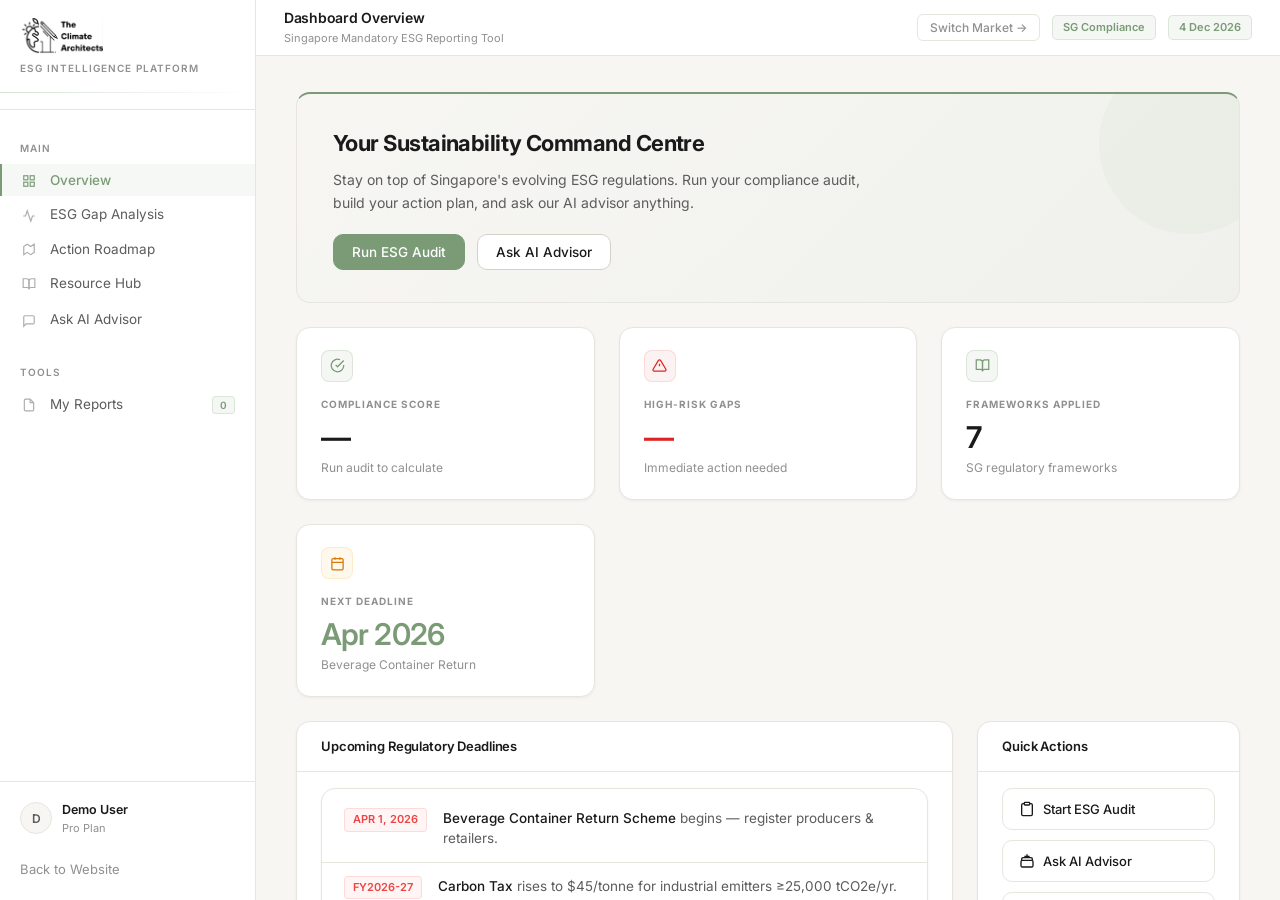
<file: public/dashboard.html>
<!DOCTYPE html>
<html lang="en">
<head>
    <meta charset="UTF-8">
    <meta name="viewport" content="width=device-width, initial-scale=1.0">
    <title>Client Dashboard | The Climate Architects</title>
    <link rel="preconnect" href="https://fonts.googleapis.com">
    <link rel="preconnect" href="https://fonts.gstatic.com" crossorigin>
    <link href="https://fonts.googleapis.com/css2?family=Outfit:wght@300;400;500;600;700;800;900&family=DM+Serif+Display:ital@0;1&display=swap" rel="stylesheet">
    <style>
        @import url('https://fonts.googleapis.com/css2?family=Inter:wght@300;400;500;600;700;800&display=swap');

        :root {
            --db-bg:           #F7F6F3;
            --db-surface:      #FFFFFF;
            --db-border:       #E8E5DF;
            --db-border-mid:   #D5D1C9;
            --db-ink:          #1A1A1A;
            --db-ink-mid:      #5C5C5C;
            --db-ink-muted:    #909090;
            --db-accent:       #7A9B76;
            --db-accent-hover: #698A65;
            --db-accent-tint:  rgba(122,155,118,0.08);
            --db-accent-border:rgba(122,155,118,0.20);
            --db-font: 'Inter', -apple-system, BlinkMacSystemFont, sans-serif;
            --db-r:    10px;
            --db-r-lg: 14px;
            --db-shadow-xs: 0 1px 3px rgba(0,0,0,0.05);
            --db-shadow-sm: 0 2px 8px rgba(0,0,0,0.07);

            /* Legacy mapping for backend compatibility */
            --teal: var(--db-accent);
            --teal-light: var(--db-accent-hover);
            --teal-dark: var(--db-accent-hover);
            --teal-glow: var(--db-accent-tint);
            --teal-10: var(--db-accent-tint);
            --forest: var(--db-ink);
            --bg: var(--db-bg);
            --panel: var(--db-surface);
            --radius: var(--db-r-lg);
            --shadow: var(--db-shadow-xs);
            --text: var(--db-ink);
            --text-mid: var(--db-ink-mid);
            --text-soft: var(--db-ink-muted);
            --danger: #ef4444;
            --warn: #f59e0b;
            --success: #10b981;
            --charcoal: var(--db-surface);
            --font: var(--db-font);
            --serif: var(--db-font);
        }

        * { margin: 0; padding: 0; box-sizing: border-box; }
        html { scroll-behavior: smooth; }

        body, p, span, div, button, input, select, label, td, th, li, a {
            font-family: var(--db-font);
        }

        body {
            background: var(--db-bg);
            color: var(--db-ink);
            font-family: var(--db-font);
            font-size: 14px;
            line-height: 1.6;
            -webkit-font-smoothing: antialiased;
            display: flex;
            height: 100vh;
            overflow: hidden;
        }

        h1, h2, h3, h4, h5, h6 {
            font-family: var(--db-font);
            font-weight: 600;
            color: var(--db-ink);
            letter-spacing: -0.018em;
        }

        /* ── SIDEBAR ───────────────────────────────── */
        .sidebar {
            width: 256px;
            background: var(--db-surface);
            border-right: 1px solid var(--db-border);
            box-shadow: none;
            display: flex;
            flex-direction: column;
            flex-shrink: 0;
            z-index: 100;
            overflow: hidden;
        }
        .sidebar-logo {
            padding: 18px 20px 16px;
            border-bottom: 1px solid var(--db-border);
        }
        .sidebar-logo img {
            background: transparent !important;
            mix-blend-mode: multiply !important;
            height: 36px;
            width: auto;
            margin-bottom: 6px;
            display: block;
        }
        .logo-text { display: none; }
        .logo-sub {
            font-size: 10px;
            font-weight: 600;
            text-transform: uppercase;
            letter-spacing: 0.1em;
            color: var(--db-ink-muted);
            margin-top: 3px;
        }
        .sidebar-nav {
            flex: 1;
            padding: 12px 0;
            display: flex;
            flex-direction: column;
            gap: 2px;
            overflow-y: auto;
        }
        .nav-label {
            font-size: 10px;
            font-weight: 600;
            text-transform: uppercase;
            letter-spacing: 0.09em;
            color: var(--db-ink-muted);
            padding: 18px 20px 6px;
        }
        .nav-item {
            padding: 8px 20px;
            font-size: 13.5px;
            font-weight: 400;
            color: var(--db-ink-mid);
            background: transparent;
            border-left: 2px solid transparent;
            display: block;
            width: 100%;
            text-align: left;
            transition: all 0.15s ease;
            cursor: pointer;
            border-radius: 0;
            border-top: none;
            border-right: none;
            border-bottom: none;
            text-decoration: none;
        }
        .nav-item:hover {
            background: var(--db-bg);
            color: var(--db-ink);
        }
        .nav-item.active {
            background: var(--db-accent-tint) !important;
            color: var(--db-accent) !important;
            font-weight: 500 !important;
            border-left-color: var(--db-accent) !important;
            background: rgba(122,155,118,0.07) !important;
        }
        .nav-item .icon { display: inline-flex; margin-right: 10px; opacity: 0.5; vertical-align: middle; }
        .nav-item.active .icon { opacity: 1; }
        .nav-item:hover .icon { opacity: 0.8; }
        .nav-badge {
            margin-left: auto;
            font-size: 10px;
            font-weight: 600;
            background: var(--db-bg);
            border: 1px solid var(--db-border);
            color: var(--db-ink-muted);
            padding: 2px 7px;
            border-radius: 4px;
            display: inline-block;
            float: right;
        }
        .nav-badge.green {
            background: var(--db-accent-tint);
            border-color: var(--db-accent-border);
            color: var(--db-accent);
        }
        .sidebar-footer {
            padding: 12px 0;
            border-top: 1px solid var(--db-border);
            background: var(--db-surface);
            padding-top: 4px;
        }
        .user-chip {
            display: flex;
            align-items: center;
            gap: 10px;
            padding: 14px 20px;
            font-size: 12.5px;
            color: var(--db-ink-mid);
        }
        .user-avatar {
            width: 32px;
            height: 32px;
            border-radius: 50%;
            background: var(--db-bg);
            border: 1px solid var(--db-border);
            display: flex;
            align-items: center;
            justify-content: center;
            font-size: 12px;
            font-weight: 600;
            color: var(--db-ink-mid);
            flex-shrink: 0;
        }
        .user-info { flex: 1; overflow: hidden; }
        .user-name { font-weight: 600; color: var(--db-ink); white-space: nowrap; overflow: hidden; text-overflow: ellipsis; }
        .user-role { font-size: 11px; color: var(--db-ink-muted); }
        .back-btn {
            font-size: 13px;
            color: var(--db-ink-muted);
            padding: 8px 20px;
            display: block;
            background: transparent;
            border: none;
            cursor: pointer;
            transition: color 0.15s ease;
            text-align: left;
            width: 100%;
            text-decoration: none;
        }
        .back-btn:hover { color: var(--db-ink); }

        /* ── MAIN CONTENT ───────────────────────────── */
        .main {
            flex: 1;
            display: flex;
            flex-direction: column;
            overflow: hidden;
            background: var(--db-bg);
        }
        .topbar {
            background: var(--db-surface);
            border-bottom: 1px solid var(--db-border);
            height: 56px;
            padding: 0 28px;
            display: flex;
            align-items: center;
            justify-content: space-between;
            flex-shrink: 0;
            position: sticky;
            top: 0;
            z-index: 50;
        }
        .topbar-left { display: flex; align-items: center; gap: 14px; }

        .topbar-left h2 {
            font-size: 14px;
            font-weight: 600;
            color: var(--db-ink);
        }
        .topbar-left p { display: block; font-size: 11px; color: var(--db-ink-muted); margin-top: 1px; }
        .topbar-right { display: flex; align-items: center; gap: 12px; }

        .pill-tag {
            font-size: 11px;
            font-weight: 600;
            padding: 3px 10px;
            background: var(--db-accent-tint);
            color: var(--db-accent);
            border: 1px solid var(--db-accent-border);
            border-radius: 5px;
            display: inline-block;
        }

        /* ── SCROLL AREA ────────────────────────────── */
        .page-body {
            flex: 1;
            overflow-y: auto;
            padding: 36px 40px;
        }

        /* ── VIEWS ──────────────────────────────────── */
        .view { display: none; animation: fadeUp 0.3s ease both; }
        .view.active { display: block; }
        @keyframes fadeUp {
            from { opacity: 0; transform: translateY(8px); }
            to   { opacity: 1; transform: translateY(0); }
        }

        /* ── WELCOME / HERO CARD ─────────────────────── */
        .overview-hero {
    background: linear-gradient(135deg, #F7F6F3 0%, rgba(122,155,118,0.06) 100%);
    border: 1px solid var(--db-border);
    border-top: 2px solid var(--db-accent);
    border-radius: var(--db-r-lg);
    padding: 32px 36px;
    margin-bottom: 24px;
    position: relative;
    overflow: hidden;
}
        .overview-hero img { display: none !important; }
        .hero-eyebrow { display: none; }
        .hero-title {
            font-size: 22px;
            font-weight: 700;
            letter-spacing: -0.025em;
            color: var(--db-ink);
            margin-bottom: 8px;
        }
        .hero-desc {
            font-size: 14px;
            color: var(--db-ink-mid);
            max-width: 540px;
            margin-bottom: 20px;
            line-height: 1.6;
        }
        .hero-actions { display: flex; gap: 12px; flex-wrap: wrap; }

        /* ── BUTTONS ────────────────────────────────── */
        .btn {
            display: inline-flex;
            align-items: center;
            gap: 8px;
            font-family: var(--db-font);
            cursor: pointer;
            text-decoration: none;
        }
        .btn-teal,
        .btn-solid {
            background: var(--db-accent);
            color: #fff;
            border: 1px solid var(--db-accent);
            border-radius: var(--db-r);
            padding: 9px 18px;
            font-size: 13.5px;
            font-weight: 500;
            box-shadow: none;
            transition: background 0.15s ease, transform 0.15s ease;
        }
        .btn-teal:hover,
        .btn-solid:hover {
            background: var(--db-accent-hover);
            transform: translateY(-1px);
            color: #fff;
        }
        .btn-outline,
        .btn-ghost {
            background: var(--db-surface);
            color: var(--db-ink);
            border: 1px solid var(--db-border-mid);
            border-radius: var(--db-r);
            padding: 9px 18px;
            font-size: 13.5px;
            font-weight: 500;
            box-shadow: none;
            transition: all 0.15s ease;
        }
        .btn-outline:hover,
        .btn-ghost:hover {
            background: var(--db-bg);
            border-color: var(--db-ink-muted);
            color: var(--db-ink);
        }

        /* ── STAT CARDS ─────────────────────────────── */
        .stats-row {
            display: grid;
            grid-template-columns: repeat(auto-fit, minmax(220px, 1fr));
            gap: 24px;
            margin-bottom: 24px;
        }
        .stat-card {
            background: var(--db-surface);
            border: 1px solid var(--db-border);
            border-radius: var(--db-r-lg);
            padding: 22px 24px;
            box-shadow: var(--db-shadow-xs);
            position: relative;
            overflow: hidden;
            transition: box-shadow 0.15s ease;
        }
        .stat-card { transition: box-shadow 0.15s ease, transform 0.15s ease; }
        .stat-card:hover { box-shadow: var(--db-shadow-sm); transform: translateY(-1px); }
        .stat-card .accent-line { display: none !important; }

        .stat-label {
            font-size: 10px;
            font-weight: 700;
            text-transform: uppercase;
            letter-spacing: 0.10em;
            color: var(--db-ink-muted);
            margin-bottom: 10px;
        }
        .stat-value {
            font-size: 30px;
            font-weight: 600;
            color: var(--db-ink);
            letter-spacing: -0.03em;
            line-height: 1;
            margin-bottom: 6px;
        }
        .stat-value.danger { color: #dc2626; }
        .stat-value.warn   { color: var(--db-ink); }
        .stat-value.success { color: var(--db-accent); }

        .stat-sub {
            font-size: 12px;
            color: var(--db-ink-muted);
            margin-top: 0;
        }

        .quick-grid {
            display: grid;
            grid-template-columns: 3fr 1.2fr;
            gap: 24px;
            margin-bottom: 28px;
        }

        /* ── SECTION PANEL ──────────────────────────── */
        .panel {
            background: var(--db-surface);
            border: 1px solid var(--db-border);
            border-radius: var(--db-r-lg);
            box-shadow: var(--db-shadow-xs);
            overflow: hidden;
            margin-bottom: 20px;
        }
        .panel-head {
            padding: 14px 24px;
            border-bottom: 1px solid var(--db-border);
            display: flex;
            align-items: center;
            justify-content: space-between;
        }
        .panel-head h3 {
            font-size: 13px;
            font-weight: 600;
            color: var(--db-ink);
            letter-spacing: -0.01em;
        }
        .panel-body { padding: 16px 24px; }

        /* ── ASSESSMENT ─────────────────────────────── */
        .assess-header { margin-bottom: 24px; }
        .assess-header h1 {
            font-size: 22px;
            font-weight: 700;
            letter-spacing: -0.025em;
            color: var(--db-ink);
            margin-bottom: 8px;
        }
        .assess-header p {
            font-size: 13.5px;
            color: var(--db-ink-muted);
            line-height: 1.6;
            margin-bottom: 28px;
        }

        .policy-card {
            background: var(--db-surface);
            border: 1px solid var(--db-border);
            border-radius: var(--db-r-lg);
            padding: 18px 20px;
            margin-bottom: 12px;
            box-shadow: var(--db-shadow-xs);
        }
        .pc-top {
            display: flex;
            align-items: center;
            justify-content: space-between;
            margin-bottom: 10px;
        }
        .pc-num {
            font-size: 12px;
            font-weight: 600;
            color: var(--db-ink-muted);
            margin-right: 8px;
        }
        .pc-title { font-size: 14px; font-weight: 600; color: var(--db-ink); }
        .pc-tag {
            font-size: 10px;
            font-weight: 500;
            padding: 2px 6px;
            background: var(--db-bg);
            border: 1px solid var(--db-border);
            color: var(--db-ink-muted);
            border-radius: 4px;
        }
        .pc-criteria {
            font-size: 13px;
            color: var(--db-ink-mid);
            margin-bottom: 14px;
            padding-left: 0;
            border-left: none;
            background: transparent;
        }
        .pc-controls {
            display: grid;
            grid-template-columns: 1fr 1fr;
            gap: 12px;
        }
        .ctrl-group label {
            display: block;
            font-size: 11px;
            font-weight: 600;
            color: var(--db-ink-muted);
            margin-bottom: 4px;
            text-transform: uppercase;
            letter-spacing: 0.05em;
        }
        .form-select {
            width: 100%;
            background: var(--db-bg);
            border: 1px solid var(--db-border-mid);
            border-radius: var(--db-r);
            padding: 8px 12px;
            font-size: 13px;
            color: var(--db-ink);
            outline: none;
            transition: border-color 0.15s ease;
        }
        .form-select:focus {
            border-color: var(--db-accent);
        }
        .form-select:disabled { opacity: 0.5; }

        /* ── ROADMAP ────────────────────────────────── */
        .roadmap-list { list-style: none; padding: 0; }
        .roadmap-item {
            background: var(--db-surface);
            border: 1px solid var(--db-border);
            border-radius: var(--db-r-lg);
            padding: 18px 22px;
            margin-bottom: 10px;
            box-shadow: var(--db-shadow-xs);
            display: flex;
            gap: 16px;
            align-items: flex-start;
        }
        .road-step {
            width: 26px; height: 26px;
            border-radius: 50%;
            background: var(--db-accent-tint);
            border: 1px solid var(--db-accent-border);
            color: var(--db-accent);
            font-size: 12px; font-weight: 600;
            display: flex; align-items: center; justify-content: center;
            flex-shrink: 0;
        }
        .road-content h4 { font-size: 14px; font-weight: 600; color: var(--db-ink); margin-bottom: 3px; }
        .road-content p { font-size: 13px; color: var(--db-ink-mid); line-height: 1.55; }
        .road-tag {
            font-size: 11px; font-weight: 500;
            padding: 2px 8px;
            background: var(--db-bg);
            border: 1px solid var(--db-border);
            border-radius: 4px;
            color: var(--db-ink-muted);
            margin-left: auto;
            flex-shrink: 0;
            text-transform: none;
        }

        /* ── RESOURCES ──────────────────────────────── */
        .resource-grid {
            display: grid;
            grid-template-columns: repeat(auto-fill, minmax(260px, 1fr));
            gap: 16px;
        }
        .resource-card {
            background: var(--db-surface);
            border: 1px solid var(--db-border);
            border-radius: var(--db-r-lg);
            padding: 16px 20px;
            margin-bottom: 0;
            display: flex; gap: 14px; align-items: flex-start;
            text-decoration: none; color: inherit;
            transition: border-color 0.15s ease, box-shadow 0.15s ease;
        }
        .resource-card:hover { border-color: var(--db-accent-border); box-shadow: var(--db-shadow-sm); }
        .res-icon {
            width: 30px; height: 30px;
            border-radius: 6px;
            background: var(--db-accent-tint);
            border: 1px solid var(--db-accent-border);
            color: var(--db-accent);
            font-size: 12px; font-weight: 700;
            display: flex; align-items: center; justify-content: center;
            flex-shrink: 0;
        }
        .res-title { font-size: 13.5px; font-weight: 600; color: var(--db-ink); }
        .res-desc { font-size: 12.5px; color: var(--db-ink-mid); line-height: 1.45; }
        .res-type { display: none; }

        /* ── DEADLINES LIST ─────────────────────────── */
        .deadline-list {
            background: var(--db-surface);
            border: 1px solid var(--db-border);
            border-radius: var(--db-r-lg);
            padding: 6px 0;
            box-shadow: var(--db-shadow-xs);
            list-style: none;
        }
        .deadline-item {
            padding: 13px 22px;
            border-bottom: 1px solid var(--db-border);
            display: flex;
            gap: 16px;
            align-items: flex-start;
        }
        .deadline-item:last-child { border-bottom: none; }
        .dl-date {
            font-size: 11px;
            font-weight: 600;
            color: var(--db-ink-muted);
            background: var(--db-bg);
            border: 1px solid var(--db-border);
            border-radius: 4px;
            padding: 2px 8px;
            white-space: nowrap;
            flex-shrink: 0;
            text-transform: uppercase;
        }
        .dl-date.urgent {
            color: #ef4444;
            background: rgba(239,68,68,0.05);
            border-color: rgba(239,68,68,0.15);
        }
        .dl-text { font-size: 13.5px; color: var(--db-ink-mid); line-height: 1.5; }
        .dl-text strong { color: var(--db-ink); font-weight: 500; }

        /* ── QUICK ACTIONS ──────────────────────────── */
        .quick-grid .panel:last-child .panel-body {
            display: flex;
            flex-direction: column;
            gap: 8px;
        }
        .quick-grid .panel:last-child .btn,
        .quick-grid .panel:last-child a.btn {
            background: var(--db-surface) !important;
            border: 1px solid var(--db-border) !important;
            border-radius: var(--db-r) !important;
            padding: 12px 16px !important;
            font-size: 13px !important;
            font-weight: 500 !important;
            color: var(--db-ink) !important;
            cursor: pointer !important;
            transition: all 0.15s ease !important;
            display: flex !important;
            align-items: center !important;
            gap: 8px !important;
            text-decoration: none !important;
            width: 100% !important;
            box-shadow: none !important;
            justify-content: flex-start !important;
        }
        .quick-grid .panel:last-child .btn:hover,
        .quick-grid .panel:last-child a.btn:hover {
            border-color: var(--db-accent-border) !important;
            background: var(--db-accent-tint) !important;
            color: var(--db-accent) !important;
            transform: none !important;
        }
        .quick-grid .panel:last-child .btn svg {
            margin-right: 0 !important;
            flex-shrink: 0;
        }

        /* ── TABLES ─────────────────────────────────── */
        .gap-table {
            width: 100%;
            border-collapse: separate;
            border-spacing: 0;
            background: var(--db-surface);
        }
        .gap-table th {
            background: var(--db-bg);
            padding: 10px 16px;
            font-size: 10.5px;
            font-weight: 600;
            text-transform: uppercase;
            letter-spacing: 0.08em;
            color: var(--db-ink-muted);
            border-bottom: 1px solid var(--db-border);
            text-align: left;
        }
        .gap-table td {
            padding: 12px 16px;
            font-size: 13.5px;
            color: var(--db-ink-mid);
            border-bottom: 1px solid var(--db-border);
            text-align: left;
        }
        .gap-table tr:last-child td { border-bottom: none; }
        .gap-table tbody tr:hover td { background: var(--db-bg); }
        .gap-table td:first-child { font-weight: 500; color: var(--db-ink); }

        .badge {
            font-size: 11px;
            font-weight: 500;
            padding: 2px 6px;
            border-radius: 4px;
            text-transform: none;
            display: inline-block;
        }
        .badge-high { background: rgba(239,68,68,0.05); color: #ef4444; border: 1px solid rgba(239,68,68,0.15); }
        .badge-med  { background: rgba(245,158,11,0.05); color: #f59e0b; border: 1px solid rgba(245,158,11,0.15); }
        .badge-low  { background: rgba(59,130,246,0.05); color: #3b82f6; border: 1px solid rgba(59,130,246,0.15); }

        .status-red   { color: #ef4444; font-weight: 500; }
        .status-amber { color: #f59e0b; font-weight: 500; }
        .status-green { color: #10b981; font-weight: 500; }



        /* ── LOGIN + REGISTER FORMS ─────────────────── */
        #auth-modal {
            position: fixed; inset: 0;
            background: rgba(26,26,26,0.3);
            backdrop-filter: blur(4px);
            z-index: 99999;
            display: flex; align-items: center; justify-content: center;
        }
        #auth-modal > div {
            background: var(--db-surface) !important;
            border: 1px solid var(--db-border) !important;
            border-radius: var(--db-r-lg) !important;
            padding: 32px 28px !important;
            max-width: 380px !important;
            width: 100% !important;
            box-shadow: var(--db-shadow-sm) !important;
            position: relative;
        }
        #auth-modal img {
            background: transparent !important;
            mix-blend-mode: multiply !important;
        }
        #auth-modal h2 { font-size: 18px; font-weight: 600; margin-bottom: 6px; color: var(--db-ink); }

        #auth-modal .chat-input {
            background: var(--db-bg) !important;
            border: 1px solid var(--db-border-mid) !important;
            border-radius: var(--db-r) !important;
            padding: 9px 13px !important;
            font-size: 13.5px !important;
            font-family: var(--db-font) !important;
            color: var(--db-ink) !important;
            width: 100% !important;
            outline: none !important;
            transition: border-color 0.15s ease;
        }
        #auth-modal .chat-input:focus {
            border-color: var(--db-accent) !important;
            box-shadow: 0 0 0 3px rgba(122,155,118,0.14) !important;
        }

        #auth-market-form button {
            background: var(--db-surface) !important;
            border: 1px solid var(--db-border) !important;
            border-radius: var(--db-r-lg) !important;
            padding: 22px 24px !important;
            cursor: pointer !important;
            transition: all 0.2s ease !important;
            width: 100% !important;
            box-shadow: none !important;
            margin-bottom: 12px;
        }
        #auth-market-form button:hover {
            border-color: var(--db-accent-border) !important;
            box-shadow: var(--db-shadow-sm) !important;
            transform: translateY(-2px) !important;
            background: var(--db-surface) !important;
        }
        #auth-market-form button span { font-size: 24px !important; }
        #auth-market-form button div div:first-child { font-size: 14px !important; color: var(--db-ink) !important; font-weight: 600 !important; }
        #auth-market-form button div div:last-child { font-size: 11.5px !important; color: var(--db-ink-muted) !important; }

        .page-body.no-pad {
            padding: 0 !important;
            overflow: hidden !important;
        }

        /* ── ARIA FULL-SIZE VIEW ─────────────────────── */
        #view-aria {
            /* fills the entire .page-body when .no-pad is active */
            height: 100%;
        }

        #aria-history-panel {
            transition: width 0.22s ease, min-width 0.22s ease, opacity 0.22s ease;
        }
        #aria-history-panel.collapsed {
            width: 0 !important;
            min-width: 0 !important;
            overflow: hidden !important;
            border-right: none !important;
            opacity: 0;
        }
        /* Show delete button on hover of history items */
        .aria-history-item:hover .delete-chat-btn {
            display: flex !important;
        }
        /* Centered reading column inside ariaBody */
        #ariaBody > * {
            max-width: 760px;
            width: 100%;
            margin-left: auto;
            margin-right: auto;
        }

        /* ── RESPONSIVE ─────────────────────────────── */
        @media (max-width: 900px) {
            .sidebar { display: none; }
            .quick-grid { grid-template-columns: 1fr; }
            .pc-controls { grid-template-columns: 1fr; }

            /* Mobile chat layout overrides */
            #aria-history-panel {
                position: fixed !important;
                left: 0;
                top: 56px;
                bottom: 0;
                height: calc(100vh - 56px) !important;
                z-index: 10000;
                transform: translateX(-100%);
                transition: transform 0.2s ease-in-out !important;
                width: 220px !important;
                background: var(--db-surface) !important;
                box-shadow: 4px 0 12px rgba(0,0,0,0.15) !important;
            }
            #aria-history-panel.open {
                transform: translateX(0) !important;
            }
            #aria-history-panel.collapsed {
                width: 220px !important;
                min-width: 220px !important;
            }
            #aria-history-panel button[onclick="toggleAriaHistoryCollapse()"] {
                display: none !important;
            }

            #aria-context-panel {
                position: fixed !important;
                right: 0;
                top: 56px;
                bottom: 0;
                height: calc(100vh - 56px) !important;
                z-index: 10000;
                transform: translateX(100%);
                transition: transform 0.2s ease-in-out !important;
                width: 240px !important;
                background: var(--db-surface) !important;
                box-shadow: -4px 0 12px rgba(0,0,0,0.15) !important;
                display: none;
            }
            #aria-context-panel.open {
                display: flex !important;
                transform: translateX(0) !important;
            }

            #aria-toggle-history {
                display: flex !important;
            }
            #aria-toggle-context {
                display: flex !important;
            }

            .aria-msg-user, .aria-msg-bot {
                max-width: 88% !important;
            }
            
            #ariaBody {
                padding: 20px 24px !important;
            }
            
            #aria-input-bar {
                padding: 12px 16px !important;
            }
        }

        /* ── TOAST ──────────────────────────────────── */
        .toast {
            position: fixed;
            bottom: 24px;
            right: 24px;
            background: var(--db-ink);
            color: #fff;
            font-size: 13px;
            font-weight: 500;
            padding: 10px 16px;
            border-radius: 6px;
            z-index: 99999;
            box-shadow: var(--db-shadow-sm);
            animation: slideInToast 0.2s ease, fadeOutToast 0.2s 2.8s ease forwards;
        }
        @keyframes slideInToast {
            from { transform: translateY(8px); opacity: 0; }
            to   { transform: translateY(0); opacity: 1; }
        }
        @keyframes fadeOutToast {
            to { opacity: 0; transform: translateY(-4px); }
        }

.view-title {
    font-size: 22px;
    font-weight: 700;
    color: var(--db-ink);
    letter-spacing: -0.03em;
    margin-bottom: 6px;
}
.view-subtitle {
    font-size: 13.5px;
    color: var(--db-ink-muted);
    margin-bottom: 28px;
    line-height: 1.6;
}

@keyframes ariaPulse {
    0%, 100% { opacity: 1; }
    50% { opacity: 0.4; }
}

.aria-msg-bot {
    align-self: flex-start;
    max-width: 72%;
    background: var(--db-surface);
    border: 1px solid var(--db-border);
    border-radius: 4px 14px 14px 14px;
    padding: 14px 18px;
    font-size: 14px;
    line-height: 1.7;
    color: var(--db-ink);
    box-shadow: var(--db-shadow-xs);
}

.aria-msg-user {
    align-self: flex-end;
    max-width: 72%;
    background: var(--db-accent);
    border-radius: 14px 4px 14px 14px;
    padding: 12px 18px;
    font-size: 14px;
    line-height: 1.7;
    color: #fff;
}

.aria-typing {
    align-self: flex-start;
    display: flex;
    align-items: center;
    gap: 4px;
    padding: 14px 18px;
    background: var(--db-surface);
    border: 1px solid var(--db-border);
    border-radius: 4px 14px 14px 14px;
    box-shadow: var(--db-shadow-xs);
}

.aria-typing span {
    width: 6px; height: 6px;
    border-radius: 50%;
    background: var(--db-ink-muted);
    animation: ariaDot 1.2s ease infinite;
}
.aria-typing span:nth-child(2) { animation-delay: 0.2s; }
.aria-typing span:nth-child(3) { animation-delay: 0.4s; }

@keyframes ariaDot {
    0%, 80%, 100% { transform: scale(0.7); opacity: 0.4; }
    40% { transform: scale(1); opacity: 1; }
}
    </style>
</head>
<body>

<!-- SIDEBAR -->
<aside class="sidebar">
    <div class="sidebar-logo">
        <img src="logo.png?v=4.2" alt="The Climate Architects" style="background: transparent; mix-blend-mode: multiply; height:36px;width:auto;margin-bottom:6px;display:block;">
        <div class="logo-sub">ESG Intelligence Platform</div>
        <div style="height:1px;background:linear-gradient(90deg,rgba(122,155,118,0.3),transparent);margin-top:16px;margin-left:-20px;margin-right:-20px;"></div>
    </div>
    <nav class="sidebar-nav">
        <div class="nav-label">Main</div>
        <button class="nav-item active" onclick="showView('overview')">
            <span class="icon"><svg width="14" height="14" viewBox="0 0 24 24" fill="none" stroke="currentColor" stroke-width="2"><rect x="3" y="3" width="7" height="7"/><rect x="14" y="3" width="7" height="7"/><rect x="14" y="14" width="7" height="7"/><rect x="3" y="14" width="7" height="7"/></svg></span> Overview
        </button>
        <button class="nav-item" onclick="showView('assessment')">
            <span class="icon"><svg width="14" height="14" viewBox="0 0 24 24" fill="none" stroke="currentColor" stroke-width="2"><polyline points="22 12 18 12 15 21 9 3 6 12 2 12"/></svg></span> ESG Gap Analysis
        </button>
        <button class="nav-item" onclick="showView('roadmap')">
            <span class="icon"><svg width="14" height="14" viewBox="0 0 24 24" fill="none" stroke="currentColor" stroke-width="2"><polygon points="3 6 3 20 9 16 15 20 21 16 21 2 15 6 9 2 3 6"/></svg></span> Action Roadmap
        </button>
        <button class="nav-item" onclick="showView('resources')">
            <span class="icon"><svg width="14" height="14" viewBox="0 0 24 24" fill="none" stroke="currentColor" stroke-width="2"><path d="M2 3h6a4 4 0 0 1 4 4v14a3 3 0 0 0-3-3H2z"/><path d="M22 3h-6a4 4 0 0 0-4 4v14a3 3 0 0 1 3-3h7z"/></svg></span> Resource Hub
        </button>
        <button class="nav-item" onclick="showView('aria')" style="margin-top:2px;">
            <span class="icon"><svg width="14" height="14" viewBox="0 0 24 24" fill="none" stroke="currentColor" stroke-width="2"><path d="M21 15a2 2 0 0 1-2 2H7l-4 4V5a2 2 0 0 1 2-2h14a2 2 0 0 1 2 2z"/></svg></span>
            Ask AI Advisor
        </button>
        <div class="nav-label" style="margin-top:8px;">Tools</div>
        <button class="nav-item" onclick="showView('reports')">
            <span class="icon"><svg width="14" height="14" viewBox="0 0 24 24" fill="none" stroke="currentColor" stroke-width="2"><path d="M14 2H6a2 2 0 0 0-2 2v16a2 2 0 0 0 2 2h12a2 2 0 0 0 2-2V8z"/><polyline points="14 2 14 8 20 8"/></svg></span> My Reports
            <span class="nav-badge green" id="reports-badge">0</span>
        </button>
        <button class="nav-item" id="admin-nav-item" style="display:none;" onclick="showView('admin')">
            <span class="icon"><svg width="14" height="14" viewBox="0 0 24 24" fill="none" stroke="currentColor" stroke-width="2"><circle cx="12" cy="8" r="4"/><path d="M20 21a8 8 0 1 0-16 0"/></svg></span> Admin Panel
        </button>
    </nav>
    <div class="sidebar-footer">
        <div class="user-chip" id="user-chip">
            <div class="user-avatar" id="sidebar-avatar">?</div>
            <div class="user-info">
                <div class="user-name" id="sidebar-name">Loading…</div>
                <div class="user-role" id="sidebar-plan">Free Plan</div>
            </div>
        </div>
        
        <a href="index.html" class="back-btn">Back to Website</a>
    </div>
</aside>

<!-- MAIN -->
<main class="main">
    <header class="topbar">
        <div class="topbar-left" style="display:flex;align-items:center;gap:14px;">
            
            <div>
                <h2 id="topbar-title">Dashboard Overview</h2>
                <p id="topbar-sub">Singapore Mandatory ESG Reporting Tool</p>
            </div>
        </div>
        <div class="topbar-right">
            <button onclick="showMarketModal()" style="font-size:12px;font-weight:500;color:var(--db-ink-muted);background:transparent;border:1px solid var(--db-border);border-radius:6px;padding:5px 12px;cursor:pointer;transition:all 0.15s ease;font-family:var(--db-font);" onmouseover="this.style.color=getComputedStyle(document.documentElement).getPropertyValue('--db-ink');this.style.borderColor='var(--db-border-mid')" onmouseout="this.style.color=getComputedStyle(document.documentElement).getPropertyValue('--db-ink-muted');this.style.borderColor='var(--db-border)'">Switch Market →</button>
            <span class="pill-tag">SG Compliance</span>
            <span class="pill-tag" id="date-tag">—</span>
        </div>
    </header>

    <div class="page-body">

        <!-- ══ OVERVIEW VIEW ══ -->
        <div class="view active" id="view-overview">
            <div class="overview-hero">
                <div style="position:absolute;top:-40px;right:-40px;width:180px;height:180px;border-radius:50%;background:rgba(122,155,118,0.05);pointer-events:none;"></div>
                <h1 class="hero-title">Your Sustainability Command Centre</h1>
                <p class="hero-desc">Stay on top of Singapore's evolving ESG regulations. Run your compliance audit, build your action plan, and ask our AI advisor anything.</p>
                <div class="hero-actions">
                    <button class="btn btn-teal" onclick="showView('assessment')">Run ESG Audit</button>
                    <button class="btn btn-outline" onclick="showView('aria')">Ask AI Advisor</button>
                </div>
            </div>

            <div class="stats-row" id="overview-stats">
                <div class="stat-card">
                    <div style="width:32px;height:32px;border-radius:8px;background:var(--db-accent-tint);border:1px solid var(--db-accent-border);display:flex;align-items:center;justify-content:center;margin-bottom:14px;"><svg width="15" height="15" viewBox="0 0 24 24" fill="none" stroke="var(--db-accent)" stroke-width="2"><path d="M22 11.08V12a10 10 0 1 1-5.93-9.14"/><polyline points="22 4 12 14.01 9 11.01"/></svg></div>
                    <div class="stat-label">Compliance Score</div>
                    <div class="stat-value" id="ov-score">—</div>
                    <div class="stat-sub">Run audit to calculate</div>
                </div>
                <div class="stat-card">
                    <div style="width:32px;height:32px;border-radius:8px;background:rgba(220,38,38,0.06);border:1px solid rgba(220,38,38,0.12);display:flex;align-items:center;justify-content:center;margin-bottom:14px;"><svg width="15" height="15" viewBox="0 0 24 24" fill="none" stroke="#dc2626" stroke-width="2"><path d="M10.29 3.86L1.82 18a2 2 0 0 0 1.71 3h16.94a2 2 0 0 0 1.71-3L13.71 3.86a2 2 0 0 0-3.42 0z"/><line x1="12" y1="9" x2="12" y2="13"/><line x1="12" y1="17" x2="12.01" y2="17"/></svg></div>
                    <div class="stat-label">High-Risk Gaps</div>
                    <div class="stat-value danger" id="ov-high">—</div>
                    <div class="stat-sub">Immediate action needed</div>
                </div>
                <div class="stat-card">
                    <div style="width:32px;height:32px;border-radius:8px;background:var(--db-accent-tint);border:1px solid var(--db-accent-border);display:flex;align-items:center;justify-content:center;margin-bottom:14px;"><svg width="15" height="15" viewBox="0 0 24 24" fill="none" stroke="var(--db-accent)" stroke-width="2"><path d="M2 3h6a4 4 0 0 1 4 4v14a3 3 0 0 0-3-3H2z"/><path d="M22 3h-6a4 4 0 0 0-4 4v14a3 3 0 0 1 3-3h7z"/></svg></div>
                    <div class="stat-label">Frameworks Applied</div>
                    <div class="stat-value warn" id="ov-frameworks">7</div>
                    <div class="stat-sub">SG regulatory frameworks</div>
                </div>
                <div class="stat-card">
                    <div style="width:32px;height:32px;border-radius:8px;background:rgba(245,158,11,0.07);border:1px solid rgba(245,158,11,0.15);display:flex;align-items:center;justify-content:center;margin-bottom:14px;"><svg width="15" height="15" viewBox="0 0 24 24" fill="none" stroke="#d97706" stroke-width="2"><rect x="3" y="4" width="18" height="18" rx="2" ry="2"/><line x1="16" y1="2" x2="16" y2="6"/><line x1="8" y1="2" x2="8" y2="6"/><line x1="3" y1="10" x2="21" y2="10"/></svg></div>
                    <div class="stat-label">Next Deadline</div>
                    <div class="stat-value success">Apr 2026</div>
                    <div class="stat-sub">Beverage Container Return</div>
                </div>
            </div>

            <div class="quick-grid">
                <div class="panel">
                    <div class="panel-head">
                        <h3>Upcoming Regulatory Deadlines</h3>
                    </div>
                    <div class="panel-body">
                        <ul class="deadline-list">
                            <li class="deadline-item"><span class="dl-date urgent">Apr 1, 2026</span><span class="dl-text"><strong>Beverage Container Return Scheme</strong> begins — register producers & retailers.</span></li>
                            <li class="deadline-item"><span class="dl-date urgent">FY2026-27</span><span class="dl-text"><strong>Carbon Tax</strong> rises to $45/tonne for industrial emitters ≥25,000 tCO2e/yr.</span></li>
                            <li class="deadline-item"><span class="dl-date">FY2027</span><span class="dl-text"><strong>Mandatory Climate Reporting</strong> for large non-listed firms (Rev ≥S$1B).</span></li>
                            <li class="deadline-item"><span class="dl-date">Ongoing</span><span class="dl-text"><strong>Mandatory Packaging Reports</strong> — annual submission to NEA required.</span></li>
                            <li class="deadline-item"><span class="dl-date">Ongoing</span><span class="dl-text"><strong>Energy Manager Appointment</strong> required for companies consuming ≥54 TJ/yr.</span></li>
                        </ul>
                    </div>
                </div>

                <div class="panel">
                    <div class="panel-head">
                        <h3>Quick Actions</h3>
                    </div>
                    <div class="panel-body" style="display:flex;flex-direction:column;gap:10px;">
                        <button class="btn btn-ghost" style="width:100%;justify-content:center;" onclick="showView('assessment')"><svg viewBox="0 0 24 24" fill="none" stroke="currentColor" stroke-width="2" width="16" height="16" style="margin-right:8px; display:inline-block; vertical-align:middle;"><path d="M16 4h2a2 2 0 0 1 2 2v14a2 2 0 0 1-2 2H6a2 2 0 0 1-2-2V6a2 2 0 0 1 2-2h2"/><rect x="8" y="2" width="8" height="4" rx="1" ry="1"/></svg> Start ESG Audit</button>
                        <button class="btn btn-ghost" style="width:100%;justify-content:center;" onclick="showView('aria')"><svg viewBox="0 0 24 24" fill="none" stroke="currentColor" stroke-width="2" width="16" height="16" style="margin-right:8px; display:inline-block; vertical-align:middle;"><rect x="3" y="11" width="18" height="10" rx="2"/><path d="M12 2v4M8 5h8M4 11v-2a2 2 0 0 1 2-2h12a2 2 0 0 1 2 2v2M9 16h.01M15 16h.01"/></svg> Ask AI Advisor</button>
                        <button class="btn btn-ghost" style="width:100%;justify-content:center;" onclick="showView('roadmap')"><svg viewBox="0 0 24 24" fill="none" stroke="currentColor" stroke-width="2" width="16" height="16" style="margin-right:8px; display:inline-block; vertical-align:middle;"><polygon points="3 6 3 20 9 16 15 20 21 16 21 2 15 6 9 2 3 6"/><line x1="9" y1="2" x2="9" y2="16"/><line x1="15" y1="6" x2="15" y2="20"/></svg> View Action Roadmap</button>
                        <button class="btn btn-ghost" style="width:100%;justify-content:center;" onclick="showView('resources')"><svg viewBox="0 0 24 24" fill="none" stroke="currentColor" stroke-width="2" width="16" height="16" style="margin-right:8px; display:inline-block; vertical-align:middle;"><path d="M2 3h6a4 4 0 0 1 4 4v14a3 3 0 0 0-3-3H2zM22 3h-6a4 4 0 0 0-4 4v14a3 3 0 0 1 3-3h7z"/></svg> Browse Resources</button>
                        <a href="index.html#bookCallModal" class="btn btn-ghost" style="width:100%;justify-content:center;text-align:center;"><svg viewBox="0 0 24 24" fill="none" stroke="currentColor" stroke-width="2" width="16" height="16" style="margin-right:8px; display:inline-block; vertical-align:middle;"><path d="M22 16.92v3a2 2 0 0 1-2.18 2 19.79 19.79 0 0 1-8.63-3.07 19.5 19.5 0 0 1-6-6 19.79 19.79 0 0 1-3.07-8.67A2 2 0 0 1 4.11 2h3a2 2 0 0 1 2 1.72 12.84 12.84 0 0 0 .7 2.81 2 2 0 0 1-.45 2.11L8.09 9.91a16 16 0 0 0 6 6l1.27-1.27a2 2 0 0 1 2.11-.45 12.84 12.84 0 0 0 2.81.7A2 2 0 0 1 22 16.92z"/></svg> Book Expert Call</a>
                    </div>
                </div>
            </div>
        </div>

        <!-- ══ ASSESSMENT VIEW ══ -->
        <div class="view" id="view-assessment">
            <div class="assess-header">
                <h1 class="view-title">ESG Readiness Audit</h1>
                <p class="view-subtitle">Self-assess against Singapore's 7 key ESG regulatory frameworks. Takes under 3 minutes.</p>
            </div>
            <div id="questions-container"></div>
            <div style="text-align:center; margin-top:36px; padding-bottom:40px;">
                <button class="btn btn-solid" style="padding:14px 36px;font-size:15px;" onclick="generateReport()">Run AI Gap Analysis</button>
            </div>
        </div>

        <!-- ══ RESULTS VIEW ══ -->
        <div class="view" id="view-results">
            <div class="result-header">
                <h1>Your ESG Diagnostic Results</h1>
                <p>Based on Singapore's regulatory frameworks and your inputs — here is your current standing.</p>
            </div>

            <div class="stats-row">
                <div class="stat-card" id="res-score-card">
                    <div id="res-score-accent" style="display:none;"></div>
                    <div class="stat-label">Compliance Score</div>
                    <div class="stat-value" id="res-score">0%</div>
                    <div class="stat-sub" id="res-score-text">—</div>
                </div>
                <div class="stat-card">
                    <div class="stat-label">High Priority Gaps</div>
                    <div class="stat-value danger" id="res-high">0</div>
                    <div class="stat-sub">Items needing immediate action</div>
                </div>
                <div class="stat-card">
                    <div class="stat-label">Applicable Frameworks</div>
                    <div class="stat-value warn" id="res-applicable">0</div>
                    <div class="stat-sub">Regulations touching your business</div>
                </div>
            </div>

            <div class="panel" style="margin-bottom:28px;">
                <div class="panel-head">
                    <h3>Action Plan & Identified Gaps</h3>
                    <a href="index.html#bookCallModal" class="btn btn-solid" style="padding:8px 16px;font-size:12px;">Get Expert Help →</a>
                </div>
                <table class="gap-table">
                    <thead>
                        <tr>
                            <th>Regulation</th>
                            <th>Current Status</th>
                            <th>Priority</th>
                            <th>Required Action</th>
                        </tr>
                    </thead>
                    <tbody id="gap-table-body"></tbody>
                </table>
            </div>

            <div class="panel" style="margin-bottom:28px;" id="ai-insight-panel">
                <div class="panel-head">
                    <h3>AI Insight Summary</h3>
                    <span class="pill-tag">Powered by Claude</span>
                </div>
                <div class="panel-body" id="ai-insight-body" style="font-size:14px;line-height:1.7;color:var(--text-mid);">
                    <em style="color:var(--text-soft);">Generating personalised analysis…</em>
                </div>
            </div>

            <div style="display:flex;gap:12px;justify-content:center;padding-bottom:40px;">
                <button class="btn btn-ghost" onclick="showView('assessment')">Retake Assessment</button>
                <button class="btn btn-ghost" onclick="window.print()">Print Report</button>
                <button class="btn btn-solid" onclick="showView('roadmap')">View Action Roadmap</button>
            </div>
        </div>

        <!-- ══ ROADMAP VIEW ══ -->
        <div class="view" id="view-roadmap">
            <div class="assess-header">
                <h1 class="view-title">90-Day Action Roadmap</h1>
                <p class="view-subtitle">A structured plan to move from gaps to compliance — built on Singapore's regulatory requirements.</p>
            </div>

            <div class="quick-grid">
                <div class="panel">
                    <div class="panel-head"><h3>Phase-by-Phase Plan</h3></div>
                    <div class="panel-body">
                        <ul class="roadmap-list">
                            <li class="roadmap-item">
                                <div class="road-step">1</div>
                                <div class="road-content">
                                    <h4>Baseline Operational Audit</h4>
                                    <p>Map your energy, water, waste and emission data against applicable thresholds. Identify which frameworks legally apply to your business.</p>
                                    <span class="road-tag q1">Week 1–2</span>
                                </div>
                            </li>
                            <li class="roadmap-item">
                                <div class="road-step">2</div>
                                <div class="road-content">
                                    <h4>Appoint Compliance Officers</h4>
                                    <p>Register a certified Energy Manager (NEA) and Water Efficiency Manager if applicable. Set up internal reporting cadences.</p>
                                    <span class="road-tag q1">Week 2–4</span>
                                </div>
                            </li>
                            <li class="roadmap-item">
                                <div class="road-step">3</div>
                                <div class="road-content">
                                    <h4>Data Collection & Systems</h4>
                                    <p>Install submetering where required. Begin collecting Scope 1 & 2 emission data. Set up packaging tonnage tracking systems.</p>
                                    <span class="road-tag q2">Week 4–8</span>
                                </div>
                            </li>
                            <li class="roadmap-item">
                                <div class="road-step">4</div>
                                <div class="road-content">
                                    <h4>Submit Mandatory Reports</h4>
                                    <p>File annual energy & water reports to NEA. Submit packaging 3R plans. Register for Carbon Tax if applicable.</p>
                                    <span class="road-tag q2">Week 8–10</span>
                                </div>
                            </li>
                            <li class="roadmap-item">
                                <div class="road-step">5</div>
                                <div class="road-content">
                                    <h4>Build Your ESG Strategy</h4>
                                    <p>Move from compliance to competitive advantage. Set reduction targets, engage stakeholders, and prepare for ISSB climate disclosures.</p>
                                    <span class="road-tag q3">Week 10–12+</span>
                                </div>
                            </li>
                        </ul>
                    </div>
                </div>

                <div class="panel">
                    <div class="panel-head"><h3>Key Milestones</h3></div>
                    <div class="panel-body" style="font-size:13px;color:var(--text-mid);line-height:1.8;display:flex;flex-direction:column;gap:14px;">
                        <div style="padding:14px 16px;background:var(--db-bg);border-radius:var(--db-r);border:1px solid var(--db-border);">
                            <strong style="color:var(--text);display:block;margin-bottom:4px;">Immediate (0–30 days)</strong>
                            Register with NEA, identify applicable thresholds, appoint compliance leads.
                        </div>
                        <div style="padding:14px 16px;background:var(--db-bg);border-radius:var(--db-r);border:1px solid var(--db-border);">
                            <strong style="color:var(--text);display:block;margin-bottom:4px;">Short-term (30–60 days)</strong>
                            Deploy metering infrastructure, start data collection, submit first reports.
                        </div>
                        <div style="padding:14px 16px;background:var(--db-bg);border-radius:var(--db-r);border:1px solid var(--db-border);">
                            <strong style="color:var(--text);display:block;margin-bottom:4px;">Strategic (60–90 days)</strong>
                            Set reduction targets, prepare ISSB climate disclosures, build investor narrative.
                        </div>
                        <a href="index.html#bookCallModal" class="btn btn-solid" style="width:100%;justify-content:center;margin-top:6px;"><svg viewBox="0 0 24 24" fill="none" stroke="currentColor" stroke-width="2" width="16" height="16" style="margin-right:8px; display:inline-block; vertical-align:middle;"><path d="M22 16.92v3a2 2 0 0 1-2.18 2 19.79 19.79 0 0 1-8.63-3.07 19.5 19.5 0 0 1-6-6 19.79 19.79 0 0 1-3.07-8.67A2 2 0 0 1 4.11 2h3a2 2 0 0 1 2 1.72 12.84 12.84 0 0 0 .7 2.81 2 2 0 0 1-.45 2.11L8.09 9.91a16 16 0 0 0 6 6l1.27-1.27a2 2 0 0 1 2.11-.45 12.84 12.84 0 0 0 2.81.7A2 2 0 0 1 22 16.92z"/></svg> Get Expert Guidance</a>
                    </div>
                </div>
            </div>
        </div>

        <!-- ══ RESOURCES VIEW ══ -->
        <div class="view" id="view-resources">
            <div class="assess-header">
                <h1 class="view-title">Resource Hub</h1>
                <p class="view-subtitle">Guides, templates, and official references to accelerate your ESG compliance journey.</p>
            </div>
            <div class="resource-grid">
                <a href="https://www.nea.gov.sg/our-services/climate-change-energy-efficiency/energy-efficiency/industrial-sector/mandatory-energy-management-practices" target="_blank" class="resource-card">
                    <div class="res-icon">E</div>
                    <div class="res-title">NEA: Mandatory Energy Management</div>
                    <div class="res-desc">Official guidelines for companies consuming ≥54 TJ annually, including Energy Manager requirements.</div>
                    <span class="res-type">Official Guide</span>
                </a>
                <a href="https://www.nea.gov.sg/our-services/waste-management/mandatory-packaging-reporting" target="_blank" class="resource-card">
                    <div class="res-icon">P</div>
                    <div class="res-title">NEA: Mandatory Packaging Reporting</div>
                    <div class="res-desc">Requirements for brand owners and importers with >S$10M turnover supplying packaged products.</div>
                    <span class="res-type">Official Guide</span>
                </a>
                <a href="https://www.pub.gov.sg/savewater/atwork/waterefficency" target="_blank" class="resource-card">
                    <div class="res-icon">W</div>
                    <div class="res-title">PUB: Water Efficiency Management</div>
                    <div class="res-desc">WEMP guidelines for premises consuming ≥60,000 m³ per year. Includes metering and submission rules.</div>
                    <span class="res-type">Official Guide</span>
                </a>
                <a href="https://www.sgx.com/sustainable-finance/esg-reporting" target="_blank" class="resource-card">
                    <div class="res-icon">C</div>
                    <div class="res-title">SGX: ESG Reporting Framework</div>
                    <div class="res-desc">Listed company mandatory climate disclosures and the roadmap for ISSB IFRS S1 & S2 adoption.</div>
                    <span class="res-type">Regulatory</span>
                </a>
                <a href="https://www.acra.gov.sg/legislation/climate-reporting" target="_blank" class="resource-card">
                    <div class="res-icon">G</div>
                    <div class="res-title">ACRA: Climate Reporting (Non-listed)</div>
                    <div class="res-desc">Mandatory CRD requirements for large non-listed companies from FY2027 (Rev ≥S$1B).</div>
                    <span class="res-type">Regulatory</span>
                </a>
                <div class="resource-card" style="cursor:pointer;" onclick="showView('aria')">
                    <div class="res-icon">AI</div>
                    <div class="res-title">Ask Our AI Advisor</div>
                    <div class="res-desc">Get instant answers on any Singapore ESG regulation, deadline, or compliance requirement.</div>
                    <span class="res-type" style="cursor:pointer;background:var(--teal);color:#fff;" onclick="showView('aria'); event.stopPropagation();">Open Chat →</span>
                </div>
            </div>
        </div>

        <!-- ══ REPORTS VIEW ══ -->
        <div class="view" id="view-reports">
            <div class="assess-header">
                <h1 class="view-title">My Reports</h1>
                <p class="view-subtitle">Your saved ESG audit history and compliance progress over time.</p>
            </div>
            <div id="reports-loading" style="text-align:center;padding:60px;color:var(--text-soft);">Loading your reports…</div>
            <div id="reports-empty" style="display:none;" class="panel">
<div style="text-align:center;padding:72px 40px;">
    <div style="width:48px;height:48px;border-radius:12px;background:var(--db-accent-tint);border:1px solid var(--db-accent-border);display:flex;align-items:center;justify-content:center;margin:0 auto 20px;">
        <svg width="22" height="22" viewBox="0 0 24 24" fill="none" stroke="var(--db-accent)" stroke-width="1.5"><path d="M14 2H6a2 2 0 0 0-2 2v16a2 2 0 0 0 2 2h12a2 2 0 0 0 2-2V8z"/><polyline points="14 2 14 8 20 8"/><line x1="12" y1="18" x2="12" y2="12"/><line x1="9" y1="15" x2="15" y2="15"/></svg>
    </div>
    <h3 style="font-size:15px;font-weight:600;color:var(--db-ink);margin-bottom:6px;">No saved reports yet</h3>
    <p style="font-size:13px;color:var(--db-ink-muted);max-width:300px;margin:0 auto 24px;line-height:1.6;">Complete your first ESG audit and results will be saved here automatically.</p>
    <button class="btn btn-solid" onclick="showView('assessment')" style="padding:10px 22px;font-size:13.5px;">Run Your First Audit</button>
</div>
            </div>
            <div id="reports-list" style="display:none;"></div>
        </div>

        <!-- ══ ASK AI ADVISOR VIEW ══ -->
        <div class="view" id="view-aria">
            <div id="aria-backdrop" onclick="closeAriaDrawers()" style="display:none;position:fixed;inset:0;background:rgba(0,0,0,0.3);z-index:9998;backdrop-filter:blur(2px);"></div>
            <div style="display:flex;height:calc(100vh - 56px);gap:0;background:var(--db-bg);position:relative;overflow:hidden;">
                <!-- LEFT: Conversation History Panel (220px) -->
                <div id="aria-history-panel" style="width:220px;flex-shrink:0;background:var(--db-surface);border-right:1px solid var(--db-border);display:flex;flex-direction:column;padding:0;overflow:hidden;">
                    <div style="padding:16px 16px 12px;border-bottom:1px solid var(--db-border);flex-shrink:0;">
                        <div style="font-size:10px;font-weight:700;text-transform:uppercase;letter-spacing:0.1em;color:var(--db-ink-muted);margin-bottom:10px;display:flex;align-items:center;justify-content:space-between;width:100%;">
                            <span>Conversations</span>
                            <!-- Collapse chevron -->
                            <button onclick="toggleAriaHistoryCollapse()" title="Collapse sidebar" style="background:transparent;border:none;cursor:pointer;color:var(--db-ink-muted);padding:2px;display:flex;align-items:center;justify-content:center;border-radius:4px;transition:color 0.15s ease;" onmouseover="this.style.color='var(--db-ink)'" onmouseout="this.style.color='var(--db-ink-muted)'">
                                <svg width="14" height="14" viewBox="0 0 24 24" fill="none" stroke="currentColor" stroke-width="2.5"><polyline points="15 18 9 12 15 6"/></svg>
                            </button>
                        </div>
                        <button onclick="newAriaChat()" style="display:flex;align-items:center;gap:8px;width:100%;padding:8px 12px;background:transparent;border:1px solid var(--db-accent-border);border-radius:8px;font-size:12.5px;font-weight:500;color:var(--db-accent);cursor:pointer;transition:all 0.15s ease;font-family:var(--db-font);" onmouseover="this.style.background='var(--db-accent-tint)'" onmouseout="this.style.background='transparent'">
                            <svg width="12" height="12" viewBox="0 0 24 24" fill="none" stroke="currentColor" stroke-width="2.5"><line x1="12" y1="5" x2="12" y2="19"/><line x1="5" y1="12" x2="19" y2="12"/></svg>
                            New Chat
                        </button>
                    </div>
                    <div id="aria-history-list" style="flex:1;overflow-y:auto;padding:8px;"></div>
                </div>

                <!-- CENTER: Main Chat Area (flex-grow) -->
                <div style="flex:1;display:flex;flex-direction:column;min-width:0;background:var(--db-bg);">
                    <!-- Chat topbar -->
                    <div style="background:var(--db-surface);border-bottom:1px solid var(--db-border);padding:0 24px;height:52px;display:flex;align-items:center;justify-content:space-between;flex-shrink:0;">
                        <div style="display:flex;align-items:center;gap:10px;">
                            <!-- Hamburger Icon (visible on mobile only) -->
                            <button id="aria-toggle-history" onclick="toggleAriaHistoryDrawer()" style="display:none;background:transparent;border:none;cursor:pointer;color:var(--db-ink);padding:6px;margin-right:-2px;align-items:center;justify-content:center;">
                                <svg width="20" height="20" viewBox="0 0 24 24" fill="none" stroke="currentColor" stroke-width="2"><line x1="3" y1="12" x2="21" y2="12"/><line x1="3" y1="6" x2="21" y2="6"/><line x1="3" y1="18" x2="21" y2="18"/></svg>
                            </button>
                            <!-- Restore desktop sidebar icon (visible only when collapsed) -->
                            <button id="aria-restore-history" onclick="toggleAriaHistoryCollapse()" style="display:none;background:transparent;border:none;cursor:pointer;color:var(--db-ink-muted);padding:6px;align-items:center;justify-content:center;border-radius:4px;transition:color 0.15s ease;" onmouseover="this.style.color='var(--db-ink)'" onmouseout="this.style.color='var(--db-ink-muted)'">
                                <svg width="18" height="18" viewBox="0 0 24 24" fill="none" stroke="currentColor" stroke-width="2.5"><polyline points="9 18 15 12 9 6"/></svg>
                            </button>
                            <div style="width:7px;height:7px;border-radius:50%;background:var(--db-accent);animation:ariaPulse 2.5s ease infinite;"></div>
                            <span style="font-size:14px;font-weight:600;color:var(--db-ink);">Aria &mdash; ESG Advisor</span>
                            <!-- Muted plain-text badge, no box -->
                            <span style="font-size:11px;color:var(--db-ink-muted);">Powered by Claude</span>
                        </div>
                        <div style="display:flex;align-items:center;gap:10px;">
                            <button onclick="newAriaChat()" style="font-size:12px;color:var(--db-ink-muted);background:transparent;border:1px solid var(--db-border);border-radius:6px;padding:5px 12px;cursor:pointer;font-family:var(--db-font);transition:all 0.15s ease;" onmouseover="this.style.borderColor='var(--db-border-mid)';this.style.color='var(--db-ink)'" onmouseout="this.style.borderColor='var(--db-border)';this.style.color='var(--db-ink-muted)'">New chat</button>
                            <!-- Context Toggle Icon (visible on mobile only) -->
                            <button id="aria-toggle-context" onclick="toggleAriaContextDrawer()" style="display:none;background:transparent;border:1px solid var(--db-border);border-radius:6px;padding:5px 8px;cursor:pointer;color:var(--db-ink-muted);align-items:center;justify-content:center;transition:all 0.15s ease;">
                                <svg width="15" height="15" viewBox="0 0 24 24" fill="none" stroke="currentColor" stroke-width="2"><circle cx="12" cy="12" r="10"/><line x1="12" y1="16" x2="12" y2="12"/><line x1="12" y1="8" x2="12.01" y2="8"/></svg>
                            </button>
                        </div>
                    </div>

                    <!-- Message thread: 40px top/bottom, 64px horizontal, column capped at 760px and centred by the CSS rule above -->
                    <div id="ariaBody" style="flex:1;overflow-y:auto;padding:40px 64px;display:flex;flex-direction:column;gap:16px;"></div>

                    <!-- Input bar -->
                    <div id="aria-input-bar" style="background:var(--db-surface);border-top:1px solid var(--db-border);padding:16px 24px;flex-shrink:0;">
                        <div style="display:flex;gap:10px;align-items:flex-end;max-width:760px;margin:0 auto;">
                            <textarea id="ariaInput" rows="1" placeholder="Ask Aria anything about ESG compliance…" onkeydown="if(event.key==='Enter'&&!event.shiftKey){event.preventDefault();sendAriaMessage();}" oninput="this.style.height='auto';this.style.height=Math.min(this.scrollHeight,120)+'px'" style="flex:1;background:var(--db-bg);border:1px solid var(--db-border-mid);border-radius:10px;padding:12px 16px;font-size:14px;font-family:var(--db-font);color:var(--db-ink);resize:none;outline:none;transition:border-color 0.15s ease;line-height:1.5;min-height:44px;max-height:120px;" onfocus="this.style.borderColor='var(--db-accent)';this.style.boxShadow='0 0 0 3px rgba(122,155,118,0.12)'" onblur="this.style.borderColor='var(--db-border-mid)';this.style.boxShadow='none'"></textarea>
                            <button id="ariaSendBtn" onclick="sendAriaMessage()" style="width:40px;height:40px;border-radius:10px;background:var(--db-accent);border:none;cursor:pointer;display:flex;align-items:center;justify-content:center;flex-shrink:0;transition:background 0.15s ease,transform 0.15s ease;" onmouseover="this.style.background='var(--db-accent-hover)';this.style.transform='translateY(-1px)'" onmouseout="this.style.background='var(--db-accent)';this.style.transform='translateY(0)'">
                                <svg width="16" height="16" viewBox="0 0 24 24" fill="none" stroke="white" stroke-width="2.5"><line x1="22" y1="2" x2="11" y2="13"/><polygon points="22 2 15 22 11 13 2 9 22 2"/></svg>
                            </button>
                        </div>
                        <p style="text-align:center;font-size:11px;color:var(--db-ink-muted);margin-top:8px;">Aria provides guidance only. Not legal advice.</p>
                    </div>
                </div>

                <!-- RIGHT: Context Panel (240px) -->
                <div id="aria-context-panel" style="width:240px;flex-shrink:0;background:var(--db-surface);border-left:1px solid var(--db-border);display:flex;flex-direction:column;overflow-y:auto;">
                    <div style="padding:16px;">
                        <div style="font-size:10px;font-weight:700;text-transform:uppercase;letter-spacing:0.1em;color:var(--db-ink-muted);margin-bottom:14px;">Context</div>

                        <!-- Active market -->
                        <div style="margin-bottom:20px;">
                            <div style="font-size:11px;font-weight:600;color:var(--db-ink-muted);margin-bottom:6px;text-transform:uppercase;letter-spacing:0.06em;">Active Market</div>
                            <span id="aria-market-badge" style="font-size:11px;font-weight:600;padding:4px 10px;background:var(--db-accent-tint);color:var(--db-accent);border:1px solid var(--db-accent-border);border-radius:5px;">Singapore</span>
                        </div>

                        <!-- Quick reference -->
                        <div style="margin-bottom:20px;">
                            <div style="font-size:11px;font-weight:600;color:var(--db-ink-muted);margin-bottom:8px;text-transform:uppercase;letter-spacing:0.06em;">Quick Reference</div>
                            <div style="display:flex;flex-direction:column;gap:4px;">
                                <button onclick="sendAriaMessage('Explain the SGX ESG reporting requirements')" style="text-align:left;padding:7px 10px;background:var(--db-bg);border:1px solid var(--db-border);border-radius:6px;font-size:12px;color:var(--db-ink-mid);cursor:pointer;transition:all 0.15s ease;font-family:var(--db-font);" onmouseover="this.style.borderColor='var(--db-accent-border)';this.style.color='var(--db-accent)'" onmouseout="this.style.borderColor='var(--db-border)';this.style.color='var(--db-ink-mid)'">SGX Reporting</button>
                                <button onclick="sendAriaMessage('Explain the Carbon Tax at $45/tonne threshold')" style="text-align:left;padding:7px 10px;background:var(--db-bg);border:1px solid var(--db-border);border-radius:6px;font-size:12px;color:var(--db-ink-mid);cursor:pointer;transition:all 0.15s ease;font-family:var(--db-font);" onmouseover="this.style.borderColor='var(--db-accent-border)';this.style.color='var(--db-accent)'" onmouseout="this.style.borderColor='var(--db-border)';this.style.color='var(--db-ink-mid)'">Carbon Tax $45/t</button>
                                <button onclick="sendAriaMessage('What is the CSRD threshold for reporting?')" style="text-align:left;padding:7px 10px;background:var(--db-bg);border:1px solid var(--db-border);border-radius:6px;font-size:12px;color:var(--db-ink-mid);cursor:pointer;transition:all 0.15s ease;font-family:var(--db-font);" onmouseover="this.style.borderColor='var(--db-accent-border)';this.style.color='var(--db-accent)'" onmouseout="this.style.borderColor='var(--db-border)';this.style.color='var(--db-ink-mid)'">CSRD threshold</button>
                                <button onclick="sendAriaMessage('Explain EmpCo and its September 2026 deadline')" style="text-align:left;padding:7px 10px;background:var(--db-bg);border:1px solid var(--db-border);border-radius:6px;font-size:12px;color:var(--db-ink-mid);cursor:pointer;transition:all 0.15s ease;font-family:var(--db-font);" onmouseover="this.style.borderColor='var(--db-accent-border)';this.style.color='var(--db-accent)'" onmouseout="this.style.borderColor='var(--db-border)';this.style.color='var(--db-ink-mid)'">EmpCo Sept 2026</button>
                                <button onclick="sendAriaMessage('What is CBAM and the ACD deadline?')" style="text-align:left;padding:7px 10px;background:var(--db-bg);border:1px solid var(--db-border);border-radius:6px;font-size:12px;color:var(--db-ink-mid);cursor:pointer;transition:all 0.15s ease;font-family:var(--db-font);" onmouseover="this.style.borderColor='var(--db-accent-border)';this.style.color='var(--db-accent)'" onmouseout="this.style.borderColor='var(--db-border)';this.style.color='var(--db-ink-mid)'">CBAM ACD</button>
                            </div>
                        </div>

                        <div>
                            <div style="font-size:11px;font-weight:600;color:var(--db-ink-muted);margin-bottom:6px;text-transform:uppercase;letter-spacing:0.06em;">Disclaimer</div>
                            <p style="font-size:11px;color:var(--db-ink-muted);line-height:1.55;">Aria provides ESG guidance only. Not legal advice. Consult a qualified professional for legal decisions.</p>
                        </div>
                    </div>
                </div>
            </div>
        </div>

        <!-- ══ ADMIN VIEW ══ -->
        <div class="view" id="view-admin">
            <div class="assess-header">
                <h1 class="view-title">Admin Panel</h1>
                <p class="view-subtitle">Platform overview and user management.</p>
            </div>
            <div class="stats-row" id="admin-stats-row">
                <div class="stat-card"><div class="stat-label">Total Users</div><div class="stat-value" id="adm-users">—</div></div>
                <div class="stat-card"><div class="stat-label">New This Week</div><div class="stat-value success" id="adm-new">—</div></div>
                <div class="stat-card"><div class="stat-label">Total Audits</div><div class="stat-value warn" id="adm-audits">—</div></div>
                <div class="stat-card"><div class="stat-label">Avg Score</div><div class="stat-value" id="adm-avg">—</div></div>
            </div>
            <div class="panel" style="margin-bottom:24px;">
                <div class="panel-head">
                    <h3>All Users</h3>
                    <input id="admin-search" type="text" class="chat-input" style="width:240px;border-radius:8px;" placeholder="Search name / email…" oninput="adminSearch(this.value)">
                </div>
                <div style="overflow-x:auto;">
                    <table class="gap-table" id="admin-users-table">
                        <thead><tr>
                            <th>Name</th><th>Email</th><th>Company</th><th>Plan</th><th>Audits</th><th>Joined</th><th>Actions</th>
                        </tr></thead>
                        <tbody id="admin-users-body"><tr><td colspan="7" style="text-align:center;padding:24px;color:var(--text-soft);">Loading…</td></tr></tbody>
                    </table>
                </div>
                <div style="display:flex;gap:10px;align-items:center;padding:16px 20px;border-top:1px solid var(--border);" id="admin-pagination"></div>
            </div>
        </div>

    </div><!-- end .page-body -->

<!-- ══ AUTH MODAL ══ -->
<div id="auth-modal" style="
    position:fixed;inset:0;background:rgba(26,26,26,0.4);backdrop-filter:blur(8px);
    z-index:99999;display:flex;align-items:center;justify-content:center;">
    <div style="
        background:var(--panel);border-radius:20px;padding:40px;width:100%;max-width:420px;
        box-shadow:0 24px 64px rgba(0,0,0,0.10);border:1px solid var(--db-border);
        animation:fadeUp 0.4s ease both;position:relative;">

        <div style="text-align:center;margin-bottom:28px;">
            <img src="logo.png?v=4.2" alt="The Climate Architects" style="background: transparent; mix-blend-mode: multiply; height:48px;margin-bottom:12px;">
            <h2 style="font-family:var(--serif);font-size:24px;" id="auth-modal-title">Welcome Back</h2>
            <p style="font-size:13px;color:var(--text-soft);margin-top:4px;" id="auth-modal-sub">Sign in to your ESG dashboard</p>
        </div>

        <!-- LOGIN FORM -->
        <div id="auth-login-form" style="display:none;"></div>

        <!-- MARKET SELECTION (shown after login) -->
        <div id="auth-market-form" style="display:none;">
            <p style="font-size:13px;color:var(--text-mid);text-align:center;margin-bottom:24px;line-height:1.6;">Select the market dashboard you want to access. You can switch between markets at any time.</p>
            <div style="display:flex;flex-direction:column;gap:12px;">
                <button onclick="goToMarket('sg')" style="display:flex;align-items:center;gap:16px;padding:18px 20px;background:var(--db-surface);border:1px solid var(--db-border);border-radius:var(--db-r-lg);cursor:pointer;transition:all 0.2s ease;text-align:left;font-family:var(--db-font);width:100%;" onmouseover="this.style.borderColor='rgba(122,155,118,0.4)';this.style.background='rgba(122,155,118,0.04)'" onmouseout="this.style.borderColor='var(--db-border)';this.style.background='var(--db-surface)'">
                    <span style="font-size:28px;">🇸🇬</span>
                    <div>
                        <div style="font-size:14px;font-weight:600;color:var(--db-ink);">Singapore</div>
                        <div style="font-size:12px;color:var(--db-ink-muted);margin-top:2px;">SGX Reporting · Carbon Tax · ECA · WEMP</div>
                    </div>
                    <svg style="margin-left:auto;flex-shrink:0;color:var(--db-ink-muted);" width="14" height="14" viewBox="0 0 24 24" fill="none" stroke="currentColor" stroke-width="2"><polyline points="9 18 15 12 9 6"/></svg>
                </button>
                <button onclick="goToMarket('eu')" style="display:flex;align-items:center;gap:16px;padding:18px 20px;background:var(--db-surface);border:1px solid var(--db-border);border-radius:var(--db-r-lg);cursor:pointer;transition:all 0.2s ease;text-align:left;font-family:var(--db-font);width:100%;" onmouseover="this.style.borderColor='rgba(122,155,118,0.4)';this.style.background='rgba(122,155,118,0.04)'" onmouseout="this.style.borderColor='var(--db-border)';this.style.background='var(--db-surface)'">
                    <span style="font-size:28px;">🇪🇺</span>
                    <div>
                        <div style="font-size:14px;font-weight:600;color:var(--db-ink);">European Union</div>
                        <div style="font-size:12px;color:var(--db-ink-muted);margin-top:2px;">CSRD · CBAM · CSDDD · EmpCo · Pay Transparency</div>
                    </div>
                    <svg style="margin-left:auto;flex-shrink:0;color:var(--db-ink-muted);" width="14" height="14" viewBox="0 0 24 24" fill="none" stroke="currentColor" stroke-width="2"><polyline points="9 18 15 12 9 6"/></svg>
                </button>
            </div>

        </div>

        <!-- REGISTER FORM -->
        <div id="auth-register-form" style="display:none;"></div>
    </div>
</div>



<script>
const safeStorage = {
    getItem: (key) => {
        try { return window['localStorage'].getItem(key); } catch (e) { return null; }
    },
    setItem: (key, val) => {
        try { window['localStorage'].setItem(key, val); } catch (e) {}
    },
    removeItem: (key) => {
        try { window['localStorage'].removeItem(key); } catch (e) {}
    }
};

/* ══════════════════════════════════════════════
   CONFIG — Set your backend URL here
══════════════════════════════════════════════ */
const API_BASE = '/api'; // Cloudflare Pages Functions via /functions/api/

/* ══════════════════════════════════════════════
   AUTH STATE
══════════════════════════════════════════════ */
let currentUser = null;
let authToken   = safeStorage.getItem('tca_token') || null;

function apiHeaders() {
    return { 'Content-Type': 'application/json', ...(authToken ? { 'Authorization': `Bearer ${authToken}` } : {}) };
}


/* ══════════════════════════════════════════════
   CLIENT-SIDE OFFLINE MOCK API FETCH
══════════════════════════════════════════════ */
async function apiFetch(path, opts = {}) {
    const url = new URL('http://localhost' + path);
    const action = url.searchParams.get('action');
    const id = url.searchParams.get('id');
    const method = opts.method ? opts.method.toUpperCase() : 'GET';
    const body = opts.body ? JSON.parse(opts.body) : null;

    // Fast response delay
    await new Promise(r => setTimeout(r, 200));

    // Authentication endpoints
    if (path.startsWith('/auth')) {
        if (action === 'me') {
            return {
                token: authToken || 'mock_token',
                user: {
                    full_name: safeStorage.getItem('tca_user_name') || 'Demo User',
                    email: safeStorage.getItem('tca_user_email') || 'demo@company.com',
                    company: safeStorage.getItem('tca_user_company') || 'Demo Company Pte Ltd',
                    industry: 'Technology',
                    plan: 'pro',
                    role: 'admin'
                }
            };
        }
        if (action === 'login') {
            const email = body.email || 'demo@company.com';
            const name = email.split('@')[0].toUpperCase();
            safeStorage.setItem('tca_user_name', name);
            safeStorage.setItem('tca_user_email', email);
            safeStorage.setItem('tca_user_company', 'Demo Company');
            return {
                token: 'mock_token_123',
                user: {
                    full_name: name,
                    email: email,
                    company: 'Demo Company',
                    industry: 'Technology',
                    plan: 'pro',
                    role: 'admin'
                }
            };
        }
        if (action === 'register') {
            const { full_name, email, company } = body;
            safeStorage.setItem('tca_user_name', full_name);
            safeStorage.setItem('tca_user_email', email);
            safeStorage.setItem('tca_user_company', company);
            return {
                token: 'mock_token_123',
                user: {
                    full_name,
                    email,
                    company,
                    industry: body.industry || 'Technology',
                    plan: 'pro',
                    role: 'admin'
                }
            };
        }
    }

    // ESG Audits storage (localStorage backed)
    if (path.startsWith('/audits')) {
        let audits = JSON.parse(safeStorage.getItem('tca_audits') || '[]');
        if (method === 'GET') {
            return audits;
        }
        if (method === 'POST') {
            const newAudit = {
                id: 'audit_' + Date.now(),
                created_at: new Date().toISOString(),
                ...body
            };
            audits.unshift(newAudit);
            safeStorage.setItem('tca_audits', JSON.stringify(audits));
            return newAudit;
        }
        if (method === 'DELETE') {
            audits = audits.filter(a => a.id !== id);
            safeStorage.setItem('tca_audits', JSON.stringify(audits));
            return { success: true };
        }
    }

    // AI Advisor Chats
    if (path.startsWith('/chat')) {
        if (action === 'insight') {
            return {
                insight: "Based on Singapore regulations, your facility shows gaps in Scope 1 emissions reporting. Recommendation: baseline electricity usage data and convert to tCO2e."
            };
        }
        return {
            reply: "I am the Climate Architects AI Advisor. I can help you with SGX, Carbon Tax, CSRD, and CBAM. Let me know what specific compliance issue you would like to tackle."
        };
    }

    // Admin Dashboard stats & users
    if (path.startsWith('/admin')) {
        if (action === 'stats') {
            return {
                total_users: 154,
                total_audits: 289,
                active_plans: { pro: 87, free: 67 }
            };
        }
        if (action === 'users') {
            return {
                users: [
                    { id: '1', full_name: 'Jane Smith', email: 'jane@acme.com', company: 'Acme Pte Ltd', plan: 'pro', role: 'user', created_at: '2026-05-12T08:00:00Z' },
                    { id: '2', full_name: 'John Doe', email: 'john@capital.com', company: 'Capital Group', plan: 'free', role: 'user', created_at: '2026-06-01T10:30:00Z' }
                ],
                total: 2,
                pages: 1
            };
        }
    }

    return {};
}


// ── Boot: check token ─────────────────────────
async function boot() {
    // Client-side auto-authenticate bypass
    authToken = safeStorage.getItem('tca_token') || 'mock_token';
    currentUser = {
        full_name: safeStorage.getItem('tca_user_name') || 'Demo User',
        email: safeStorage.getItem('tca_user_email') || 'demo@company.com',
        company: safeStorage.getItem('tca_user_company') || 'Demo Company Pte Ltd',
        industry: 'Technology',
        plan: 'pro',
        role: 'admin'
    };
    // Hide auth modal immediately — no market selector on load
    document.getElementById('auth-modal').style.display = 'none';

    // Populate sidebar user info
    const nameEl = document.getElementById('sidebar-name');
    const planEl = document.getElementById('sidebar-plan');
    const avatarEl = document.getElementById('sidebar-avatar');
    if (nameEl) nameEl.textContent = currentUser.full_name;
    if (planEl) planEl.textContent = currentUser.plan === 'pro' ? 'Pro Plan' : 'Free Plan';
    if (avatarEl) avatarEl.textContent = currentUser.full_name.charAt(0).toUpperCase();

    // Restore saved view and chat state
    const savedView = safeStorage.getItem('tca_active_view') || 'overview';
    showView(savedView);
}

function onLoginSuccess() {
    // Show market selection screen instead of closing modal
    document.getElementById('auth-login-form').style.display = 'none';
    document.getElementById('auth-register-form').style.display = 'none';
    document.getElementById('auth-market-form').style.display = 'block';
    document.getElementById('auth-modal-title').textContent = 'Choose Your Market';
    document.getElementById('auth-modal-sub').textContent = 'Which region would you like to access today?';
}

function goToMarket(market) {
    safeStorage.setItem('tca_market', market);
    const isFree = !currentUser || currentUser.plan === 'free';
    if (market === 'sg') {
        window.location.href = isFree ? 'dashboard-sg-free.html' : 'dashboard-sg.html';
    } else {
        window.location.href = isFree ? 'dashboard-eu-free.html' : 'dashboard-eu.html';
    }
}

function logout() {
    authToken = null;
    currentUser = null;
    safeStorage.removeItem('tca_token');
    showAuthModal();
}

/* ══════════════════════════════════════════════
   AUTH MODAL
══════════════════════════════════════════════ */
function showAuthModal() {
    document.getElementById('auth-modal').style.display = 'flex';
    switchAuth('login');
}

function switchAuth(mode) {
    const isLogin = mode === 'login';
    document.getElementById('auth-login-form').style.display    = isLogin ? 'block' : 'none';
    document.getElementById('auth-register-form').style.display = isLogin ? 'none'  : 'block';
    document.getElementById('auth-modal-title').textContent     = isLogin ? 'Welcome Back' : 'Create Account';
    document.getElementById('auth-modal-sub').textContent       = isLogin ? 'Sign in to your ESG dashboard' : 'Start your ESG compliance journey';
    document.getElementById('auth-error').style.display = 'none';
    document.getElementById('auth-error-reg').style.display = 'none';
}

async function doLogin() {
    const email    = document.getElementById('login-email').value.trim();
    const password = document.getElementById('login-password').value;
    const errEl    = document.getElementById('auth-error');
    const btn      = document.getElementById('login-btn');

    errEl.style.display = 'none';
    btn.textContent = 'Signing in…'; btn.disabled = true;

    try {
        const data = await apiFetch('/auth?action=login', { method: 'POST', body: JSON.stringify({ email, password }) });
        authToken   = data.token;
        currentUser = data.user;
        safeStorage.setItem('tca_token', authToken);
        onLoginSuccess();
        showToast('Welcome back, ' + currentUser.full_name.split(' ')[0] + '!');
    } catch (e) {
        errEl.textContent = e.message;
        errEl.style.display = 'block';
    } finally {
        btn.textContent = 'Sign In'; btn.disabled = false;
    }
}

async function doRegister() {
    const full_name = document.getElementById('reg-name').value.trim();
    const company   = document.getElementById('reg-company').value.trim();
    const email     = document.getElementById('reg-email').value.trim();
    const industry  = document.getElementById('reg-industry').value;
    const password  = document.getElementById('reg-password').value;
    const errEl     = document.getElementById('auth-error-reg');
    const btn       = document.getElementById('register-btn');

    errEl.style.display = 'none';
    if (!full_name || !email || !password) { errEl.textContent = 'Name, email and password are required.'; errEl.style.display = 'block'; return; }

    btn.textContent = 'Creating account…'; btn.disabled = true;

    try {
        const data = await apiFetch('/auth?action=register', { method: 'POST', body: JSON.stringify({ full_name, email, company, industry, password }) });
        authToken   = data.token;
        currentUser = data.user;
        safeStorage.setItem('tca_token', authToken);
        onLoginSuccess();
        showToast('Account created! Welcome, ' + currentUser.full_name.split(' ')[0] + '.');
    } catch (e) {
        errEl.textContent = e.message;
        errEl.style.display = 'block';
    } finally {
        btn.textContent = 'Create Account'; btn.disabled = false;
    }
}

/* ══════════════════════════════════════════════
   NAV & ROUTING
══════════════════════════════════════════════ */
const navTitles = {
    overview:   ['Dashboard Overview',   'Singapore Mandatory ESG Reporting Tool'],
    assessment: ['ESG Gap Analysis',     'Self-assess against 7 key frameworks'],
    results:    ['Your Audit Results',   'Compliance gaps and action items'],
    roadmap:    ['Action Roadmap',       '90-day compliance plan'],
    resources:  ['Resource Hub',         'Guides, templates & official references'],
    reports:    ['My Reports',           'Saved audit history'],
    admin:      ['Admin Panel',          'User management & platform stats'],
    aria:       ['AI Advisor',           'Aria — ESG Compliance Assistant'],
};

function showView(name) {
    document.querySelectorAll('.view').forEach(v => v.classList.remove('active'));
    document.querySelectorAll('.nav-item').forEach(n => n.classList.remove('active'));
    const el = document.getElementById('view-' + name);
    if (el) el.classList.add('active');
    document.querySelectorAll('.nav-item').forEach(n => {
        if (n.textContent.trim().toLowerCase().includes(
            name === 'overview' ? 'overview' : name === 'assessment' ? 'esg' :
            name === 'roadmap' ? 'roadmap' : name === 'resources' ? 'resource' :
            name === 'reports' ? 'report' : name === 'admin' ? 'admin' : name === 'aria' ? 'advisor' : name)) {
            n.classList.add('active');
        }
    });
    const t = navTitles[name] || ['Dashboard', ''];
    document.getElementById('topbar-title').textContent = t[0];
    document.getElementById('topbar-sub').textContent = t[1];
    
    // Toggle no-pad class on .page-body
    const pageBody = document.querySelector('.page-body');
    if (pageBody) {
        pageBody.classList.toggle('no-pad', name === 'aria');
    }

    if (name === 'aria') {
        renderHistoryList();
        const activeId = safeStorage.getItem('aria_active_id');
        const conversations = loadConversations();
        if (activeId && conversations[activeId]) {
            loadConversation(activeId);
        } else {
            const keys = Object.keys(conversations);
            if (keys.length > 0) {
                keys.sort((a, b) => conversations[b].updated_at - conversations[a].updated_at);
                loadConversation(keys[0]);
            } else {
                newAriaChat();
            }
        }
    } else {
        if (pageBody) pageBody.scrollTop = 0;
    }

    if (name === 'reports') loadReports();
    if (name === 'admin')   loadAdminStats();
    
    safeStorage.setItem('tca_active_view', name);
}

document.getElementById('date-tag').textContent = new Date().toLocaleDateString('en-SG', { day: 'numeric', month: 'short', year: 'numeric' });

/* ══════════════════════════════════════════════
   POLICY DATABASE
══════════════════════════════════════════════ */
const policies = [
    { id: 'carbon_tax',        category: 'Environmental',    title: 'Carbon Tax (CPA)',                          priority: 'high', criteria: 'Industrial facilities with emissions ≥25,000 tCO2e/year.',                          action: 'Register with NEA; implement emissions verification; budget for $45/tonne from 2026-27.' },
    { id: 'energy_mgmt',       category: 'Environmental',    title: 'Mandatory Energy Management Practices',     priority: 'high', criteria: 'Companies with operational control consuming ≥54 TJ of energy annually.',             action: 'Appoint certified Energy Manager; submit annual energy use reports to NEA.' },
    { id: 'water_efficiency',  category: 'Water Management', title: 'Water Efficiency (WEMP)',                   priority: 'high', criteria: 'Premises consuming ≥60,000 m³ of water annually.',                                    action: 'Appoint Water Efficiency Manager; submit WEMP records; install private water meters.' },
    { id: 'packaging',         category: 'Waste Management', title: 'Mandatory Packaging Reporting',             priority: 'med',  criteria: 'Brand owners/importers with >S$10M turnover supplying packaged goods.',                action: 'Submit annual packaging reports to NEA; develop & submit 3R plans.' },
    { id: 'food_waste',        category: 'Waste Management', title: 'Food Waste Segregation & Treatment',        priority: 'med',  criteria: 'Industrial/commercial buildings generating significant food waste.',                    action: 'Allocate space for on-site treatment; segregate food waste; submit waste reports.' },
    { id: 'climate_reporting', category: 'Governance',       title: 'Climate Reporting (Non-listed)',            priority: 'high', criteria: 'Large non-listed companies: Revenue ≥S$1B AND Assets ≥S$500M.',                        action: 'Prepare annual climate-related disclosures per ISSB standards (Scope 1 & 2). Starts FY2027.' },
    { id: 'e_waste',           category: 'Waste Management', title: 'Extended Producer Responsibility (E-waste)',priority: 'low',  criteria: 'Producers or retailers of regulated electrical and electronic products.',               action: 'Register with NEA; track product records; join Producer Responsibility Scheme (PRS).' },
];

/* ══════════════════════════════════════════════
   RENDER ASSESSMENT QUESTIONS
══════════════════════════════════════════════ */
function renderQuestions() {
    const c = document.getElementById('questions-container');
    c.innerHTML = policies.map((p, i) => `
        <div class="policy-card">
            <div class="pc-top">
                <div style="display:flex;align-items:flex-start;gap:12px;flex:1;">
                    <div class="pc-num">${i+1}</div>
                    <div><div class="pc-title">${p.title}</div><span class="pc-tag">${p.category}</span></div>
                </div>
            </div>
            <div class="pc-criteria"><strong>Applies if:</strong> ${p.criteria}</div>
            <div class="pc-controls">
                <div class="ctrl-group">
                    <label>Does this apply to your business?</label>
                    <select class="form-select apply-select" data-id="${p.id}" onchange="toggleStatus(this)">
                        <option value="none">— Select —</option>
                        <option value="yes">Yes, this applies</option>
                        <option value="no">No, not applicable</option>
                        <option value="unsure">Not Sure</option>
                    </select>
                </div>
                <div class="ctrl-group">
                    <label>Current Compliance Status</label>
                    <select class="form-select status-select" data-id="${p.id}" disabled>
                        <option value="none">— Select Status —</option>
                        <option value="compliant">Fully Compliant</option>
                        <option value="partial">Partial / In Progress</option>
                        <option value="non_compliant">Non-Compliant</option>
                    </select>
                </div>
            </div>
        </div>
    `).join('');
}

function toggleStatus(sel) {
    const id = sel.getAttribute('data-id');
    const ss = document.querySelector(`.status-select[data-id="${id}"]`);
    if (sel.value === 'yes') ss.disabled = false;
    else { ss.disabled = true; ss.value = 'none'; }
}

/* ══════════════════════════════════════════════
   GENERATE REPORT + SAVE TO BACKEND
══════════════════════════════════════════════ */
let lastAuditData = null;

async function generateReport() {
    let applicable = 0, compliant = 0, highCount = 0;
    const gaps = [], answers = {};

    document.querySelectorAll('.apply-select').forEach(sel => {
        const id = sel.getAttribute('data-id');
        const applyVal = sel.value;
        const statusVal = document.querySelector(`.status-select[data-id="${id}"]`).value;
        const p = policies.find(x => x.id === id);
        answers[id] = { apply: applyVal, status: statusVal };

        if (applyVal === 'yes') {
            applicable++;
            if (statusVal === 'compliant') compliant++;
            else {
                if (p.priority === 'high') highCount++;
                gaps.push({ title: p.title, status: statusVal === 'none' ? 'Status Unknown' : statusVal === 'partial' ? 'Partial' : 'Non-Compliant', action: p.action, priority: p.priority });
            }
        } else if (applyVal === 'unsure') {
            applicable++; highCount++;
            gaps.push({ title: p.title, status: 'Requires Investigation', action: 'Conduct baseline operational audit to determine if threshold criteria are met.', priority: 'high' });
        }
    });

    if (applicable === 0) { showToast('Please select at least one applicable policy first.'); return; }

    const score = Math.round((compliant / applicable) * 100);
    lastAuditData = { score, applicable, high_gaps: highCount, gaps, answers };

    // Update result cards
    document.getElementById('res-score').textContent = score + '%';
    
    document.getElementById('res-high').textContent = highCount;
    document.getElementById('res-applicable').textContent = applicable;
    const scoreText = score >= 80 ? 'Strong compliance posture' : score >= 40 ? 'Moderate — action needed' : 'Critical gaps identified';
    document.getElementById('res-score-text').textContent = scoreText;
    const accent = document.getElementById('res-score-accent');
    accent.className = 'accent-line ' + (score >= 80 ? 'success' : score >= 40 ? 'warn' : 'danger');

    document.getElementById('ov-score').textContent = score + '%';
    document.getElementById('ov-score').className = 'stat-value ' + (score >= 80 ? 'success' : score >= 40 ? 'warn' : 'danger');
    document.getElementById('ov-high').textContent = highCount;

    const tbody = document.getElementById('gap-table-body');
    if (gaps.length === 0) {
        tbody.innerHTML = `<tr><td colspan="4" style="text-align:center;padding:32px;color:var(--success);font-weight:700;"><svg viewBox="0 0 24 24" fill="none" stroke="currentColor" stroke-width="3" width="16" height="16" style="display:inline-block;vertical-align:middle;margin-right:8px;color:var(--success);"><polyline points="20 6 9 17 4 12"/></svg> No compliance gaps identified. Excellent work.</td></tr>`;
    } else {
        gaps.sort((a,b) => a.priority==='high'?-1:1);
        tbody.innerHTML = gaps.map(g => {
            const bc = g.priority==='high'?'badge-high':g.priority==='med'?'badge-med':'badge-low';
            const pt = g.priority==='high'?'High Risk':g.priority==='med'?'Medium':'Low';
            const sc = (g.status==='Non-Compliant'||g.status==='Requires Investigation')?'status-red':'status-amber';
            return `<tr><td style="font-weight:600;">${g.title}</td><td class="${sc}">${g.status}</td><td><span class="badge ${bc}">${pt}</span></td><td style="color:var(--text-mid);line-height:1.5;">${g.action}</td></tr>`;
        }).join('');
    }

    showView('results');
    generateAIInsight(gaps, score, applicable);
}

/* ══════════════════════════════════════════════
   AI INSIGHT — via secure backend
══════════════════════════════════════════════ */
async function generateAIInsight(gaps, score, applicable) {
    const insightEl = document.getElementById('ai-insight-body');
    insightEl.innerHTML = '<div class="msg-typing"><div class="dot-pulse"><span></span><span></span><span></span></div></div>';

    try {
        const data = await apiFetch('/chat?action=insight', {
            method: 'POST',
            body: JSON.stringify({ score, applicable, gaps })
        });
        const insight = data.insight || '';
        insightEl.innerHTML = `<p>${insight}</p>`;

        // Auto-save audit with insight
        if (lastAuditData) {
            const saved = await apiFetch('/audits', {
                method: 'POST',
                body: JSON.stringify({ ...lastAuditData, ai_insight: insight })
            });
            loadReportsBadge();
            showToast('Audit saved to your reports.');
        }
    } catch (e) {
        const fallback = `Based on your ${score}% score across ${applicable} applicable frameworks, ${gaps.length > 0 ? `you have ${gaps.length} compliance gap(s) to address` : 'you are in good standing'}. The Climate Architects team can help you build a concrete remediation plan.`;
        insightEl.innerHTML = `<p>${fallback}</p>`;
        // Try to save without insight
        if (lastAuditData) {
            try { await apiFetch('/audits', { method: 'POST', body: JSON.stringify({ ...lastAuditData, ai_insight: fallback }) }); loadReportsBadge(); } catch {}
        }
    }
}

/* ══════════════════════════════════════════════
   MY REPORTS
══════════════════════════════════════════════ */
async function loadReportsBadge() {
    try {
        const audits = await apiFetch('/audits');
        const badge = document.getElementById('reports-badge');
        badge.textContent = audits.length;
        badge.style.display = audits.length > 0 ? 'inline-flex' : 'none';
    } catch {}
}

async function loadReports() {
    document.getElementById('reports-loading').style.display = 'block';
    document.getElementById('reports-empty').style.display = 'none';
    document.getElementById('reports-list').style.display = 'none';

    try {
        const audits = await apiFetch('/audits');
        document.getElementById('reports-loading').style.display = 'none';

        if (audits.length === 0) {
            document.getElementById('reports-empty').style.display = 'block';
            return;
        }

        document.getElementById('reports-list').style.display = 'block';
        document.getElementById('reports-list').innerHTML = audits.map(a => {
            const scoreColor = a.score >= 80 ? 'success' : a.score >= 40 ? 'warn' : 'danger';
            const date = new Date(a.created_at).toLocaleDateString('en-SG', { day: 'numeric', month: 'short', year: 'numeric' });
            return `
            <div class="panel" style="margin-bottom:16px;">
                <div class="panel-head">
                    <h3>ESG Audit — ${date}</h3>
                    <div style="display:flex;gap:8px;align-items:center;">
                        <span class="badge badge-${a.high_gaps>0?'high':'low'}">${a.high_gaps} High Gaps</span>
                        <button onclick="deleteAudit('${a.id}', this)" class="btn btn-ghost" style="padding:6px 12px;font-size:12px;">Delete</button>
                    </div>
                </div>
                <div class="panel-body" style="display:grid;grid-template-columns:auto 1fr;gap:20px;align-items:start;">
                    <div style="text-align:center;min-width:90px;">
                        <div class="stat-value ${scoreColor}" style="font-size:42px;">${a.score}%</div>
                        <div class="stat-sub">Compliance Score</div>
                    </div>
                    <div>
                        <p style="font-size:13px;color:var(--text-mid);line-height:1.6;margin-bottom:12px;">${a.ai_insight || 'No AI insight recorded.'}</p>
                        <div style="display:flex;gap:8px;flex-wrap:wrap;">
                            ${a.gaps.slice(0,3).map(g => `<span class="badge badge-${g.priority==='high'?'high':g.priority==='med'?'med':'low'}">${g.title}</span>`).join('')}
                            ${a.gaps.length > 3 ? `<span class="badge" style="background:var(--teal-10);color:var(--teal-dark);">+${a.gaps.length-3} more</span>` : ''}
                        </div>
                    </div>
                </div>
            </div>`;
        }).join('');
    } catch (e) {
        document.getElementById('reports-loading').innerHTML = `<p style="color:var(--danger);">Could not load reports: ${e.message}</p>`;
    }
}

function showMarketModal() {
    document.getElementById('auth-modal').style.display = 'flex';
    document.getElementById('auth-login-form').style.display = 'none';
    document.getElementById('auth-register-form').style.display = 'none';
    document.getElementById('auth-market-form').style.display = 'block';
    document.getElementById('auth-modal-title').textContent = 'Switch Market';
    document.getElementById('auth-modal-sub').textContent = 'Choose which regulatory dashboard to view.';
}

async function deleteAudit(id, btn) {
    if (!confirm('Delete this audit?')) return;
    btn.textContent = '…'; btn.disabled = true;
    try {
        await apiFetch('/audits?id=' + id, { method: 'DELETE' });
        loadReports(); loadReportsBadge();
        showToast('Audit deleted.');
    } catch (e) { showToast(e.message); btn.textContent = 'Delete'; btn.disabled = false; }
}

/* ══════════════════════════════════════════════
   ADMIN PANEL
══════════════════════════════════════════════ */
let adminPage = 1;

async function loadAdminStats() {
    try {
        const s = await apiFetch('/admin?action=stats');
        document.getElementById('adm-users').textContent  = s.totalUsers;
        document.getElementById('adm-new').textContent    = '+' + s.newThisWeek;
        document.getElementById('adm-audits').textContent = s.totalAudits;
        document.getElementById('adm-avg').textContent    = s.avgScore + '%';
        loadAdminUsers(1);
    } catch (e) { showToast('Admin load failed: ' + e.message); }
}

async function loadAdminUsers(page = 1, search = '') {
    adminPage = page;
    const tbody = document.getElementById('admin-users-body');
    tbody.innerHTML = `<tr><td colspan="7" style="text-align:center;padding:24px;color:var(--text-soft);">Loading…</td></tr>`;

    try {
        const data = await apiFetch(`/admin?action=users&page=${page}${search ? '&search='+encodeURIComponent(search) : ''}`);
        if (data.users.length === 0) {
            tbody.innerHTML = `<tr><td colspan="7" style="text-align:center;padding:24px;color:var(--text-soft);">No users found.</td></tr>`;
            return;
        }
        tbody.innerHTML = data.users.map(u => `
            <tr>
                <td style="font-weight:600;">${u.full_name}</td>
                <td style="color:var(--text-mid);">${u.email}</td>
                <td style="color:var(--text-soft);">${u.company || '—'}</td>
                <td><span class="badge ${u.plan==='pro'?'badge-med':u.plan==='enterprise'?'badge-high':'badge-low'}">${u.plan}</span></td>
                <td style="color:var(--text-mid);">—</td>
                <td style="color:var(--text-soft);font-size:12px;">${new Date(u.created_at).toLocaleDateString('en-SG')}</td>
                <td>
                    <select onchange="adminUpdatePlan('${u.id}', this.value)" style="font-size:12px;padding:4px 8px;border-radius:6px;border:1px solid var(--border);">
                        <option ${u.plan==='free'?'selected':''} value="free">Free</option>
                        <option ${u.plan==='pro'?'selected':''} value="pro">Pro</option>
                        <option ${u.plan==='enterprise'?'selected':''} value="enterprise">Enterprise</option>
                    </select>
                    ${u.id !== currentUser?.id ? `<button onclick="adminDeleteUser('${u.id}', this)" style="margin-left:8px;background:none;border:none;cursor:pointer;color:var(--danger);font-size:13px;">Delete</button>` : ''}
                </td>
            </tr>
        `).join('');

        // Pagination
        const pag = document.getElementById('admin-pagination');
        pag.innerHTML = '';
        for (let i = 1; i <= data.pages; i++) {
            const btn = document.createElement('button');
            btn.className = 'btn ' + (i === page ? 'btn-solid' : 'btn-ghost');
            btn.style.padding = '6px 14px'; btn.style.fontSize = '13px';
            btn.textContent = i;
            btn.onclick = () => loadAdminUsers(i, document.getElementById('admin-search').value);
            pag.appendChild(btn);
        }
    } catch (e) { showToast(e.message); }
}

async function adminUpdatePlan(userId, plan) {
    try {
        await apiFetch('/admin?action=user&id=' + userId, { method: 'PATCH', body: JSON.stringify({ plan }) });
        showToast('Plan updated to ' + plan);
    } catch (e) { showToast(e.message); }
}

async function adminDeleteUser(userId, btn) {
    if (!confirm('Permanently delete this user and all their data?')) return;
    btn.textContent = '…'; btn.disabled = true;
    try {
        await apiFetch('/admin?action=user&id=' + userId, { method: 'DELETE' });
        loadAdminUsers(adminPage); loadAdminStats();
        showToast('User deleted.');
    } catch (e) { showToast(e.message); btn.textContent = 'Delete'; btn.disabled = false; }
}

let adminSearchTimeout;
function adminSearch(val) {
    clearTimeout(adminSearchTimeout);
    adminSearchTimeout = setTimeout(() => loadAdminUsers(1, val), 350);
}

/* ══════════════════════════════════════════════
   ARIA CHAT (MULTIPLE CONVERSATIONS PERSISTED IN LOCALSTORAGE)
   and mobile drawer collapsible logic
══════════════════════════════════════════════ */
function loadConversations() {
    try {
        const raw = safeStorage.getItem('aria_conversations');
        return raw ? JSON.parse(raw) : {};
    } catch (e) {
        return {};
    }
}

function saveConversations(convs) {
    try {
        safeStorage.setItem('aria_conversations', JSON.stringify(convs));
    } catch (e) {}
}

function createConversation() {
    const id = 'conv_' + Date.now() + '_' + Math.random().toString(36).substr(2, 9);
    const convs = loadConversations();
    const newConv = {
        id: id,
        title: 'New Chat',
        messages: [],
        created_at: Date.now(),
        updated_at: Date.now()
    };
    convs[id] = newConv;
    saveConversations(convs);
    safeStorage.setItem('aria_active_id', id);
    
    const body = document.getElementById('ariaBody');
    if (body) {
        body.innerHTML = `
        <div id="aria-welcome" style="text-align:center;padding:60px 40px;max-width:480px;margin:0 auto;">
          <div style="width:52px;height:52px;border-radius:14px;background:var(--db-accent-tint);border:1px solid var(--db-accent-border);display:flex;align-items:center;justify-content:center;margin:0 auto 20px;">
            <svg width="24" height="24" viewBox="0 0 24 24" fill="none" stroke="var(--db-accent)" stroke-width="1.5"><path d="M21 15a2 2 0 0 1-2 2H7l-4 4V5a2 2 0 0 1 2-2h14a2 2 0 0 1 2 2z"/></svg>
          </div>
          <h2 style="font-size:20px;font-weight:700;color:var(--db-ink);letter-spacing:-0.02em;margin-bottom:8px;">Ask Aria anything</h2>
          <p style="font-size:14px;color:var(--db-ink-muted);line-height:1.65;margin-bottom:32px;">Your ESG compliance advisor for Singapore and EU markets.</p>
        </div>`;
    }
    
    renderHistoryList();
    closeAriaDrawers();
    return newConv;
}

function newAriaChat() {
    createConversation();
}

function loadConversation(id) {
    const convs = loadConversations();
    const conv = convs[id];
    if (!conv) return;
    
    safeStorage.setItem('aria_active_id', id);
    renderHistoryList();
    
    const body = document.getElementById('ariaBody');
    if (!body) return;
    body.innerHTML = '';
    
    if (conv.messages.length === 0) {
        body.innerHTML = `
        <div id="aria-welcome" style="text-align:center;padding:60px 40px;max-width:480px;margin:0 auto;">
          <div style="width:52px;height:52px;border-radius:14px;background:var(--db-accent-tint);border:1px solid var(--db-accent-border);display:flex;align-items:center;justify-content:center;margin:0 auto 20px;">
            <svg width="24" height="24" viewBox="0 0 24 24" fill="none" stroke="var(--db-accent)" stroke-width="1.5"><path d="M21 15a2 2 0 0 1-2 2H7l-4 4V5a2 2 0 0 1 2-2h14a2 2 0 0 1 2 2z"/></svg>
          </div>
          <h2 style="font-size:20px;font-weight:700;color:var(--db-ink);letter-spacing:-0.02em;margin-bottom:8px;">Ask Aria anything</h2>
          <p style="font-size:14px;color:var(--db-ink-muted);line-height:1.65;margin-bottom:32px;">Your ESG compliance advisor for Singapore and EU markets.</p>
        </div>`;
    } else {
        conv.messages.forEach(msg => {
            const div = document.createElement('div');
            div.className = msg.role === 'user' ? 'aria-msg-user' : 'aria-msg-bot';
            if (msg.role === 'user') {
                div.textContent = msg.content;
            } else {
                div.innerHTML = msg.content;
            }
            body.appendChild(div);
        });
    }
    body.scrollTop = body.scrollHeight;
    closeAriaDrawers();
}

function deleteConversation(id, event) {
    if (event) event.stopPropagation();
    const convs = loadConversations();
    delete convs[id];
    saveConversations(convs);
    
    const activeId = safeStorage.getItem('aria_active_id');
    if (activeId === id) {
        const keys = Object.keys(convs);
        if (keys.length > 0) {
            keys.sort((a, b) => convs[b].updated_at - convs[a].updated_at);
            loadConversation(keys[0]);
        } else {
            createConversation();
        }
    } else {
        renderHistoryList();
    }
}

function escapeHtml(unsafe) {
    return unsafe
         .replace(/&/g, "&amp;")
         .replace(/</g, "&lt;")
         .replace(/>/g, "&gt;")
         .replace(/"/g, "&quot;")
         .replace(/'/g, "&#039;");
}

function renderHistoryList() {
    const list = document.getElementById('aria-history-list');
    if (!list) return;
    
    const convs = loadConversations();
    const activeId = safeStorage.getItem('aria_active_id');
    const sorted = Object.values(convs).sort((a, b) => b.updated_at - a.updated_at);
    
    list.innerHTML = sorted.map(c => {
        const isActive = c.id === activeId;
        const escTitle = escapeHtml(c.title);
        return `
        <div class="aria-history-item ${isActive ? 'active' : ''}" 
             onclick="loadConversation('${c.id}')"
             style="display:flex;align-items:center;justify-content:space-between;padding:8px 10px;border-radius:6px;margin-bottom:4px;cursor:pointer;font-size:13px;color:${isActive ? 'var(--db-accent)' : 'var(--db-ink-mid)'};background:${isActive ? 'var(--db-accent-tint)' : 'transparent'};transition:all 0.15s ease;position:relative;"
             onmouseover="this.style.background='var(--db-bg)'"
             onmouseout="this.style.background='${isActive ? 'var(--db-accent-tint)' : 'transparent'}'">
             <div style="flex:1;white-space:nowrap;overflow:hidden;text-overflow:ellipsis;margin-right:8px;font-weight:${isActive ? '500' : '400'};">
                 ${escTitle}
             </div>
             <button class="delete-chat-btn" 
                     onclick="deleteConversation('${c.id}', event)" 
                     style="display:${isActive ? 'flex' : 'none'};background:transparent;border:none;cursor:pointer;color:var(--db-ink-muted);padding:2px;border-radius:4px;transition:all 0.15s ease;position:absolute;right:10px;top:50%;transform:translateY(-50%);align-items:center;justify-content:center;"
                     onmouseover="this.style.color='var(--danger)';event.stopPropagation()"
                     onmouseout="this.style.color='var(--db-ink-muted)'">
                 <svg width="13" height="13" viewBox="0 0 24 24" fill="none" stroke="currentColor" stroke-width="2"><polyline points="3 6 5 6 21 6"/><path d="M19 6v14a2 2 0 0 1-2 2H7a2 2 0 0 1-2-2V6m3 0V4a2 2 0 0 1 2-2h4a2 2 0 0 1 2 2v2"/><line x1="10" y1="11" x2="10" y2="17"/><line x1="14" y1="11" x2="14" y2="17"/></svg>
             </button>
        </div>
        `;
    }).join('');
}

async function sendAriaMessage(presetText) {
    const input = document.getElementById('ariaInput');
    const text = presetText || (input ? input.value.trim() : '');
    if (!text) return;

    let activeId = safeStorage.getItem('aria_active_id');
    let convs = loadConversations();
    let conv = convs[activeId];
    if (!conv) {
        conv = createConversation();
        activeId = conv.id;
        convs = loadConversations();
        conv = convs[activeId];
    }

    // Hide welcome screen
    const welcome = document.getElementById('aria-welcome');
    if (welcome) welcome.remove();

    if (input) { input.value = ''; input.style.height = 'auto'; }

    const body = document.getElementById('ariaBody');
    const btn = document.getElementById('ariaSendBtn');
    if (btn) btn.disabled = true;

    // Append user message
    const userDiv = document.createElement('div');
    userDiv.className = 'aria-msg-user';
    userDiv.textContent = text;
    body.appendChild(userDiv);

    // Typing indicator
    const typingDiv = document.createElement('div');
    typingDiv.className = 'aria-typing';
    typingDiv.id = 'aria-typing';
    typingDiv.innerHTML = '<span></span><span></span><span></span>';
    body.appendChild(typingDiv);
    body.scrollTop = body.scrollHeight;

    conv.messages.push({ role: 'user', content: text });
    
    // Auto title on first message
    if (conv.messages.length === 1 || conv.title === 'New Chat') {
        let title = text;
        if (title.length > 30) {
            title = title.substring(0, 27) + '...';
        }
        conv.title = title;
    }
    conv.updated_at = Date.now();
    convs[activeId] = conv;
    saveConversations(convs);
    renderHistoryList();

    try {
        const data = await apiFetch('/chat', {
            method: 'POST',
            body: JSON.stringify({ messages: conv.messages })
        });
        typingDiv.remove();
        const botDiv = document.createElement('div');
        botDiv.className = 'aria-msg-bot';
        botDiv.innerHTML = data.reply;
        body.appendChild(botDiv);
        
        conv.messages.push({ role: 'assistant', content: data.reply });
        conv.updated_at = Date.now();
        convs[activeId] = conv;
        saveConversations(convs);
    } catch (e) {
        typingDiv.remove();
        const fallback = getFallbackResponse(text.toLowerCase());
        const botDiv = document.createElement('div');
        botDiv.className = 'aria-msg-bot';
        botDiv.innerHTML = fallback;
        body.appendChild(botDiv);
        
        conv.messages.push({ role: 'assistant', content: fallback });
        conv.updated_at = Date.now();
        convs[activeId] = conv;
        saveConversations(convs);
    }

    if (btn) btn.disabled = false;
    body.scrollTop = body.scrollHeight;
}

// Collapsible sidebar & mobile drawers functions
function toggleAriaHistoryCollapse() {
    const panel = document.getElementById('aria-history-panel');
    const restoreBtn = document.getElementById('aria-restore-history');
    if (panel) {
        panel.classList.toggle('collapsed');
        const isCollapsed = panel.classList.contains('collapsed');
        if (restoreBtn) {
            restoreBtn.style.display = isCollapsed ? 'flex' : 'none';
        }
    }
}

function toggleAriaHistoryDrawer() {
    const panel = document.getElementById('aria-history-panel');
    const backdrop = document.getElementById('aria-backdrop');
    const contextPanel = document.getElementById('aria-context-panel');
    if (panel) {
        panel.classList.toggle('open');
        const isOpen = panel.classList.contains('open');
        if (backdrop) backdrop.style.display = isOpen ? 'block' : 'none';
        if (isOpen && contextPanel) {
            contextPanel.classList.remove('open');
        }
    }
}

function toggleAriaContextDrawer() {
    const panel = document.getElementById('aria-context-panel');
    const backdrop = document.getElementById('aria-backdrop');
    const historyPanel = document.getElementById('aria-history-panel');
    if (panel) {
        panel.classList.toggle('open');
        const isOpen = panel.classList.contains('open');
        if (backdrop) backdrop.style.display = isOpen ? 'block' : 'none';
        if (isOpen && historyPanel) {
            historyPanel.classList.remove('open');
        }
    }
}

function closeAriaDrawers() {
    const historyPanel = document.getElementById('aria-history-panel');
    const contextPanel = document.getElementById('aria-context-panel');
    const backdrop = document.getElementById('aria-backdrop');
    if (historyPanel) historyPanel.classList.remove('open');
    if (contextPanel) contextPanel.classList.remove('open');
    if (backdrop) backdrop.style.display = 'none';
}

function getFallbackResponse(q) {
    if (q.includes('carbon')||q.includes('tax')||q.includes('emission')) return '<strong>Carbon Tax:</strong> Applies to industrial facilities with emissions ≥25,000 tCO2e/year. Rising to $45/tonne in 2026-27. Register with NEA.';
    if (q.includes('water')||q.includes('wemp')) return '<strong>WEMP:</strong> Applies to premises consuming ≥60,000 m³ annually. Appoint a Water Efficiency Manager and submit records to PUB.';
    if (q.includes('energy')||q.includes('tj')) return '<strong>Energy Management:</strong> ≥54 TJ/year triggers mandatory certified Energy Manager appointment and annual NEA reporting.';
    if (q.includes('deadline')||q.includes('when')) return '<strong>Key Deadlines:</strong><br>• Apr 1, 2026 — Beverage Container Return Scheme<br>• FY2026-27 — Carbon Tax rises to $45/tonne<br>• FY2027 — Non-listed company climate reporting';
    return 'Great question! For precise guidance, book a <a href="index.html#bookCallModal" style="color:var(--teal-dark);font-weight:700;">Discovery Call</a> with our experts.';
}

/* ══════════════════════════════════════════════
   TOAST
══════════════════════════════════════════════ */
function showToast(msg) {
    const existing = document.querySelector('.toast');
    if (existing) existing.remove();
    const t = document.createElement('div');
    t.className = 'toast'; t.textContent = msg;
    document.body.appendChild(t);
    setTimeout(() => t.remove(), 3500);
}

/* ══════════════════════════════════════════════
   INIT
══════════════════════════════════════════════ */
renderQuestions();
boot();


</script>
</body>
</html>
</file>
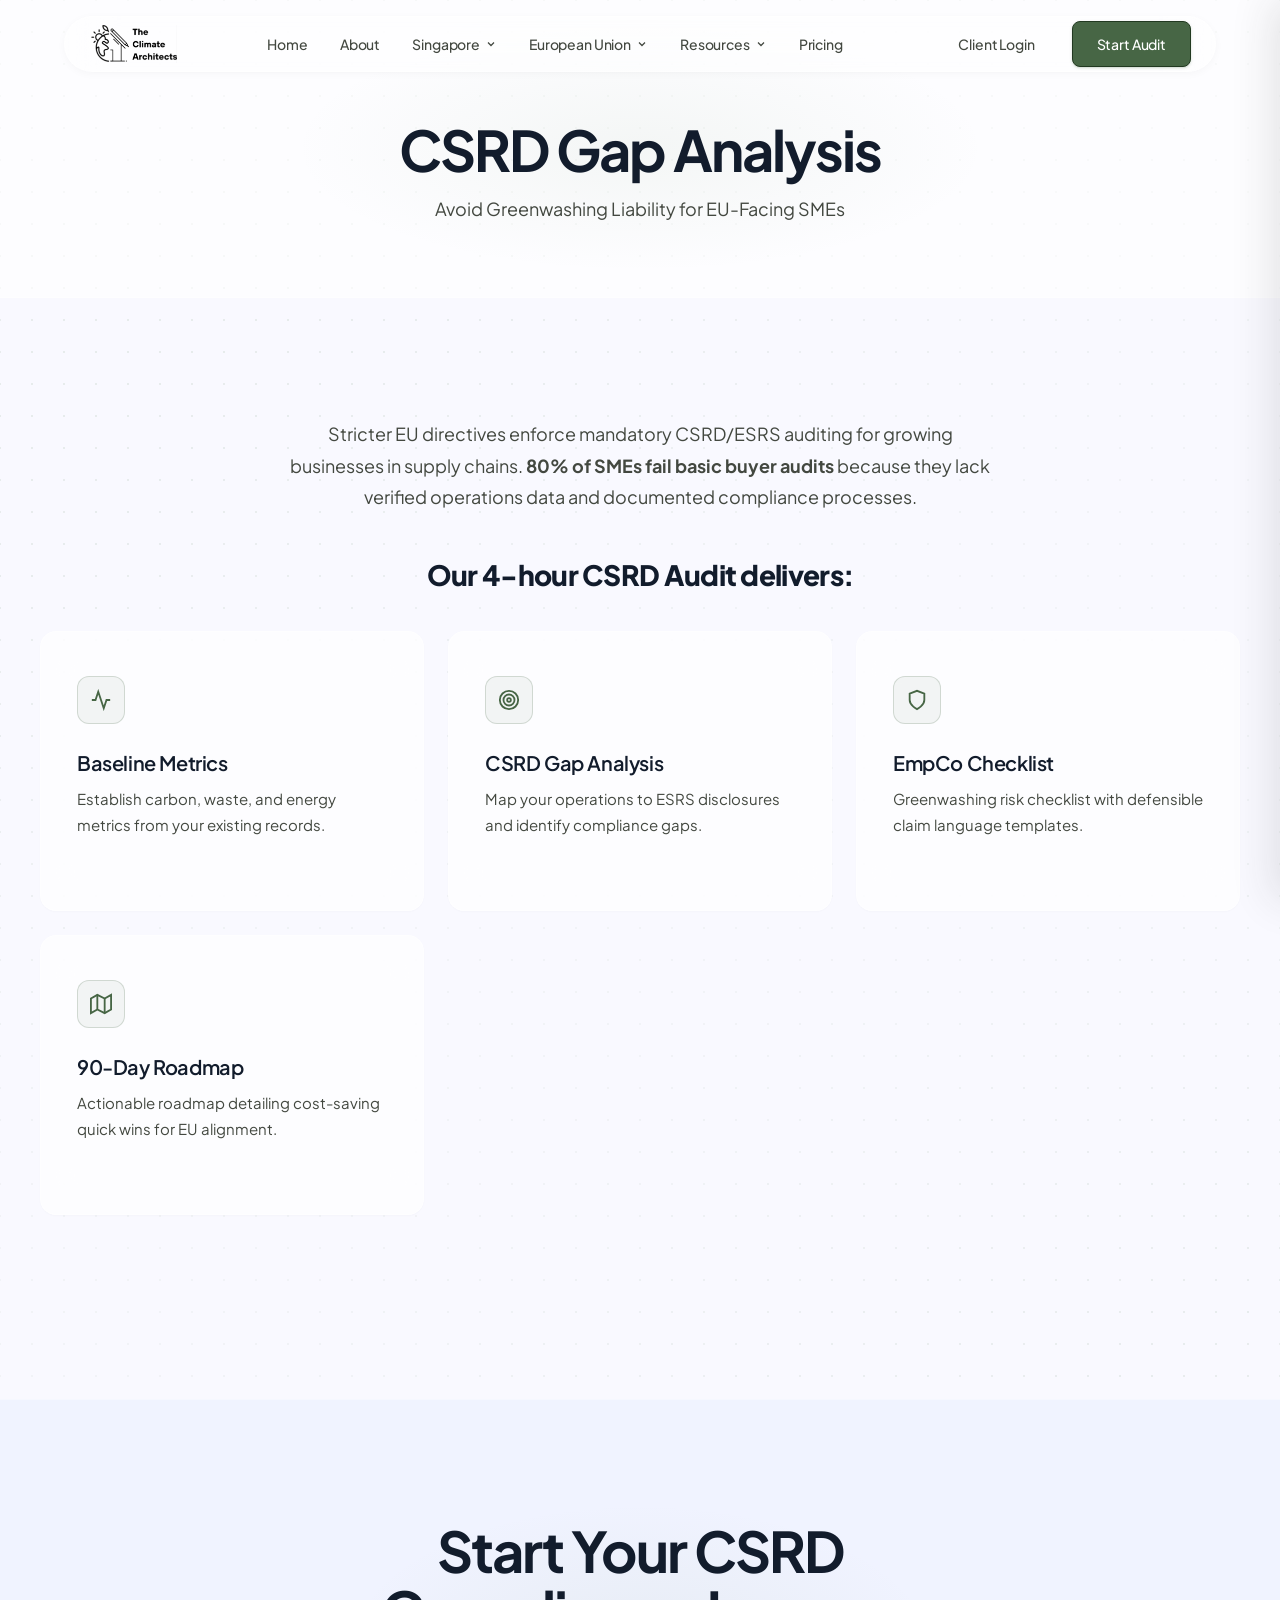
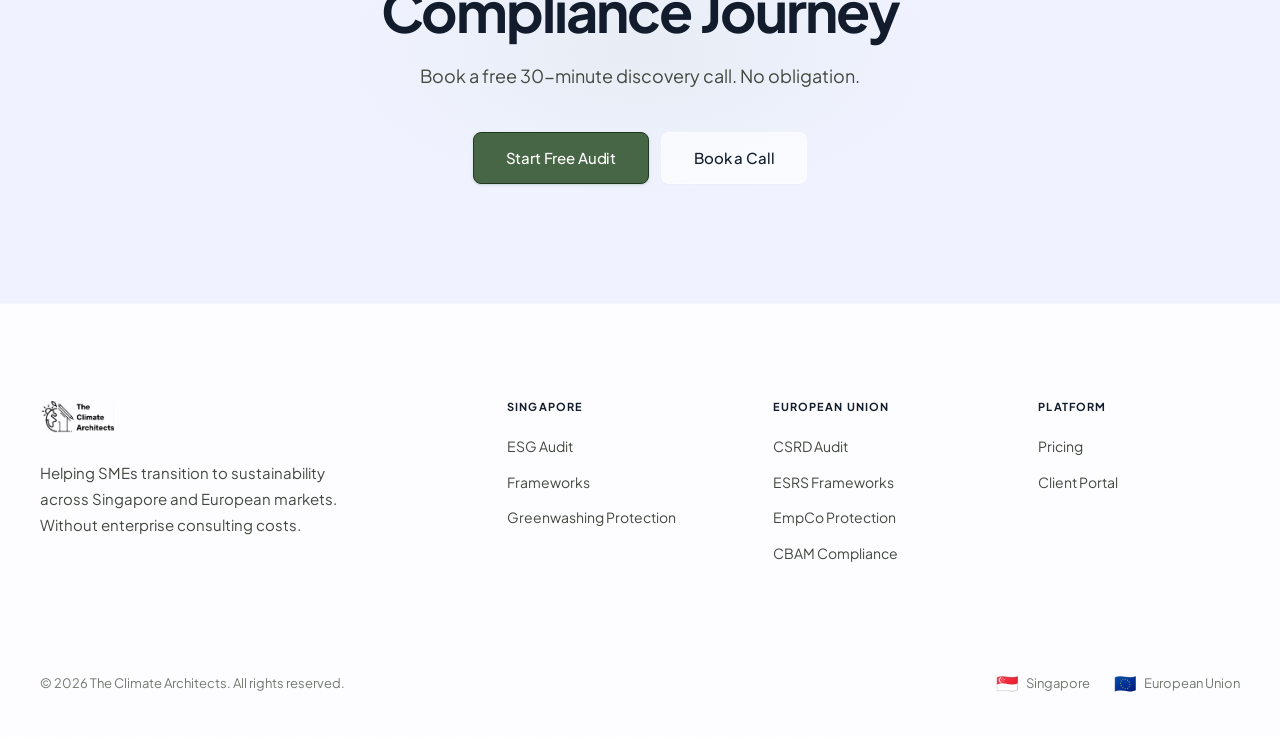
<file: public/eu-audit.html>
<!DOCTYPE html>
<html lang="en">
<head>
    <meta charset="UTF-8">
    <meta name="viewport" content="width=device-width, initial-scale=1.0">
    <title>CSRD Gap Analysis | The Climate Architects</title>
    <link rel="stylesheet" href="css/theme.css?v=4.2">
    
</head>
<body>

<div id="canvas-container"></div>

<nav id="navbar">
    <div class="nav-container">
        <a href="index.html" class="logo"><img src="logo.png?v=4.2" alt="The Climate Architects Logo"></a>
        <ul class="nav-links">
            <li><a href="index.html">Home</a></li>
            <li><a href="index.html#about">About</a></li>
            
            <li>
                <button class="nav-parent">
                    Singapore <svg width="12" height="12" viewBox="0 0 24 24" fill="none" stroke="currentColor" stroke-width="2.5"><polyline points="6 9 12 15 18 9"/></svg>
                </button>
                <div class="nav-dropdown">
                    <div class="dropdown-section-label">Singapore Services</div>
                    <a href="audit.html">ESG Readiness Audit <span class="dd-market sg">SG</span></a>
                    <a href="frameworks.html">ESG Frameworks <span class="dd-market sg">SG</span></a>
                    <a href="protection.html">Greenwashing Protection <span class="dd-market sg">SG</span></a>
                </div>
            </li>

            <li>
                <button class="nav-parent">
                    European Union <svg width="12" height="12" viewBox="0 0 24 24" fill="none" stroke="currentColor" stroke-width="2.5"><polyline points="6 9 12 15 18 9"/></svg>
                </button>
                <div class="nav-dropdown">
                    <div class="dropdown-section-label">EU Services</div>
                    <a href="eu-audit.html" class="active">CSRD Gap Analysis <span class="dd-market eu">EU</span></a>
                    <a href="eu-frameworks.html" >ESRS Frameworks <span class="dd-market eu">EU</span></a>
                    <a href="eu-protection.html" >Greenwashing (EmpCo) <span class="dd-market eu">EU</span></a>
                    <a href="eu-cbam.html" >CBAM Compliance <span class="dd-market eu">EU</span></a>
                </div>
            </li>
            
            <li>
                <button class="nav-parent">Resources <svg width="12" height="12" viewBox="0 0 24 24" fill="none" stroke="currentColor" stroke-width="2.5"><polyline points="6 9 12 15 18 9"/></svg></button>
                <div class="nav-dropdown">
                    <div class="dropdown-section-label">Knowledge Hub</div>
                    <a href="index.html#decarb-lab">Decarbonisation Lab</a>
                    <a href="resources.html">Templates Library</a>
                </div>
            </li>

            <li><a href="pricing.html">Pricing</a></li>
        </ul>
        <div class="nav-cta">
            
            <a href="dashboard.html" class="btn btn-ghost-login">Client Login</a>
            <a href="dashboard.html" class="btn btn-primary">Start Audit</a>
        </div>
        <button class="mobile-toggle" aria-label="Toggle navigation" aria-expanded="false">
            <span></span>
            <span></span>
            <span></span>
        </button>
    </div>
</nav>

<!-- Mobile Navigation Drawer -->
<div class="mobile-nav-overlay" id="mobileNavOverlay"></div>
<div class="mobile-nav-drawer" id="mobileNavDrawer">
    <ul class="mobile-nav-links">
        <li><a href="index.html">Home</a></li>
        <li><a href="index.html#about">About</a></li>
        <li>
            <button>Singapore <svg width="12" height="12" viewBox="0 0 24 24" fill="none" stroke="currentColor" stroke-width="2.5"><polyline points="6 9 12 15 18 9"/></svg></button>
            <div class="mobile-sub-drawer">
                <a href="audit.html">ESG Readiness Audit</a>
                <a href="frameworks.html">ESG Frameworks</a>
                <a href="protection.html">Greenwashing Protection</a>
            </div>
        </li>
        <li>
            <button>European Union <svg width="12" height="12" viewBox="0 0 24 24" fill="none" stroke="currentColor" stroke-width="2.5"><polyline points="6 9 12 15 18 9"/></svg></button>
            <div class="mobile-sub-drawer">
                <a href="eu-audit.html">CSRD Gap Analysis</a>
                <a href="eu-frameworks.html">ESRS Frameworks</a>
                <a href="eu-protection.html">Greenwashing (EmpCo)</a>
                <a href="eu-cbam.html">CBAM Compliance</a>
            </div>
        </li>
        <li>
            <button>Resources <svg width="12" height="12" viewBox="0 0 24 24" fill="none" stroke="currentColor" stroke-width="2.5"><polyline points="6 9 12 15 18 9"/></svg></button>
            <div class="mobile-sub-drawer">
                <a href="index.html#decarb-lab">Decarbonisation Lab</a>
                <a href="resources.html">Templates Library</a>
            </div>
        </li>
        <li><a href="pricing.html">Pricing</a></li>
    </ul>
</div>

<div class="page-header">
    <h1 class="reveal">CSRD Gap Analysis</h1>
    <p class="reveal delay-1">Avoid Greenwashing Liability for EU-Facing SMEs</p>
</div>

<section>
    <div class="section-container">
        <div class="text-content reveal">
            <p>Stricter EU directives enforce mandatory CSRD/ESRS auditing for growing businesses in supply chains. <strong>80% of SMEs fail basic buyer audits</strong> because they lack verified operations data and documented compliance processes.</p>
        </div>
        <h3 class="reveal" style="text-align: center; margin-bottom: 40px; font-weight: 800; color: var(--color-text-dark);">Our 4-hour CSRD Audit delivers:</h3>
        <div class="value-props">
            <div class="value-card reveal"><div class="icon-box"><svg viewBox="0 0 24 24" fill="none" stroke="currentColor" stroke-width="2"><polyline points="22 12 18 12 15 21 9 3 6 12 2 12"/></svg></div><h3>Baseline Metrics</h3><p>Establish carbon, waste, and energy metrics from your existing records.</p></div>
            <div class="value-card reveal"><div class="icon-box"><svg viewBox="0 0 24 24" fill="none" stroke="currentColor" stroke-width="2"><circle cx="12" cy="12" r="10"/><circle cx="12" cy="12" r="6"/><circle cx="12" cy="12" r="2"/></svg></div><h3>CSRD Gap Analysis</h3><p>Map your operations to ESRS disclosures and identify compliance gaps.</p></div>
            <div class="value-card reveal"><div class="icon-box"><svg viewBox="0 0 24 24" fill="none" stroke="currentColor" stroke-width="2"><path d="M12 22s8-4 8-10V5l-8-3-8 3v7c0 6 8 10 8 10z"/></svg></div><h3>EmpCo Checklist</h3><p>Greenwashing risk checklist with defensible claim language templates.</p></div>
            <div class="value-card reveal"><div class="icon-box"><svg viewBox="0 0 24 24" fill="none" stroke="currentColor" stroke-width="2"><polygon points="1 6 1 22 8 18 16 22 23 18 23 2 16 6 8 2 1 6"/><line x1="8" y1="2" x2="8" y2="18"/><line x1="16" y1="6" x2="16" y2="22"/></svg></div><h3>90-Day Roadmap</h3><p>Actionable roadmap detailing cost-saving quick wins for EU alignment.</p></div>
        </div>
    </div>
</section>

    <div class="cta-section">
        <div style="max-width: 720px; margin: 0 auto;" class="reveal">
            <h2>Start Your CSRD Compliance Journey</h2>
            <p>Book a free 30-minute discovery call. No obligation.</p>
            <div style="display:flex; gap:12px; justify-content:center; flex-wrap:wrap;">
                <a href="dashboard.html" class="btn btn-primary" style="padding:13px 32px;font-size:15px;">Start Free Audit</a>
                <button class="btn btn-secondary" onclick="openModal('bookCall')" style="padding:13px 32px;font-size:15px;">Book a Call</button>
            </div>
        </div>
    </div>

<footer>
    <div class="footer-content">
        <div>
            <a href="index.html" class="footer-logo"><img src="logo.png?v=4.2" alt="The Climate Architects Logo"></a>
            <p style="font-size: 15px; max-width: 300px;">Helping SMEs transition to sustainability across Singapore and European markets. Without enterprise consulting costs.</p>
        </div>
        <div class="footer-section">
            <h3>Singapore</h3>
            <ul class="footer-links">
                <li><a href="audit.html">ESG Audit</a></li>
                <li><a href="frameworks.html">Frameworks</a></li>
                <li><a href="protection.html">Greenwashing Protection</a></li>
            </ul>
        </div>
        <div class="footer-section">
            <h3>European Union</h3>
            <ul class="footer-links">
                <li><a href="eu-audit.html">CSRD Audit</a></li>
                <li><a href="eu-frameworks.html">ESRS Frameworks</a></li>
                <li><a href="eu-protection.html">EmpCo Protection</a></li>
                <li><a href="eu-cbam.html">CBAM Compliance</a></li>
            </ul>
        </div>
        <div class="footer-section">
            <h3>Platform</h3>
            <ul class="footer-links">
                <li><a href="pricing.html">Pricing</a></li>
                <li><a href="dashboard.html">Client Portal</a></li>
            </ul>
        </div>
    </div>
    <div class="footer-bottom">
        <span>&copy; 2026 The Climate Architects. All rights reserved.</span>
        <span style="display:flex;gap:24px;align-items:center;">
            <span style="display:flex;align-items:center;gap:8px;"><span style="font-size:18px;">🇸🇬</span> Singapore</span>
            <span style="display:flex;align-items:center;gap:8px;"><span style="font-size:18px;">🇪🇺</span> European Union</span>
        </span>
    </div>
</footer>
<script src="js/main.js?v=3.1"></script>
</body>
</html>
</file>
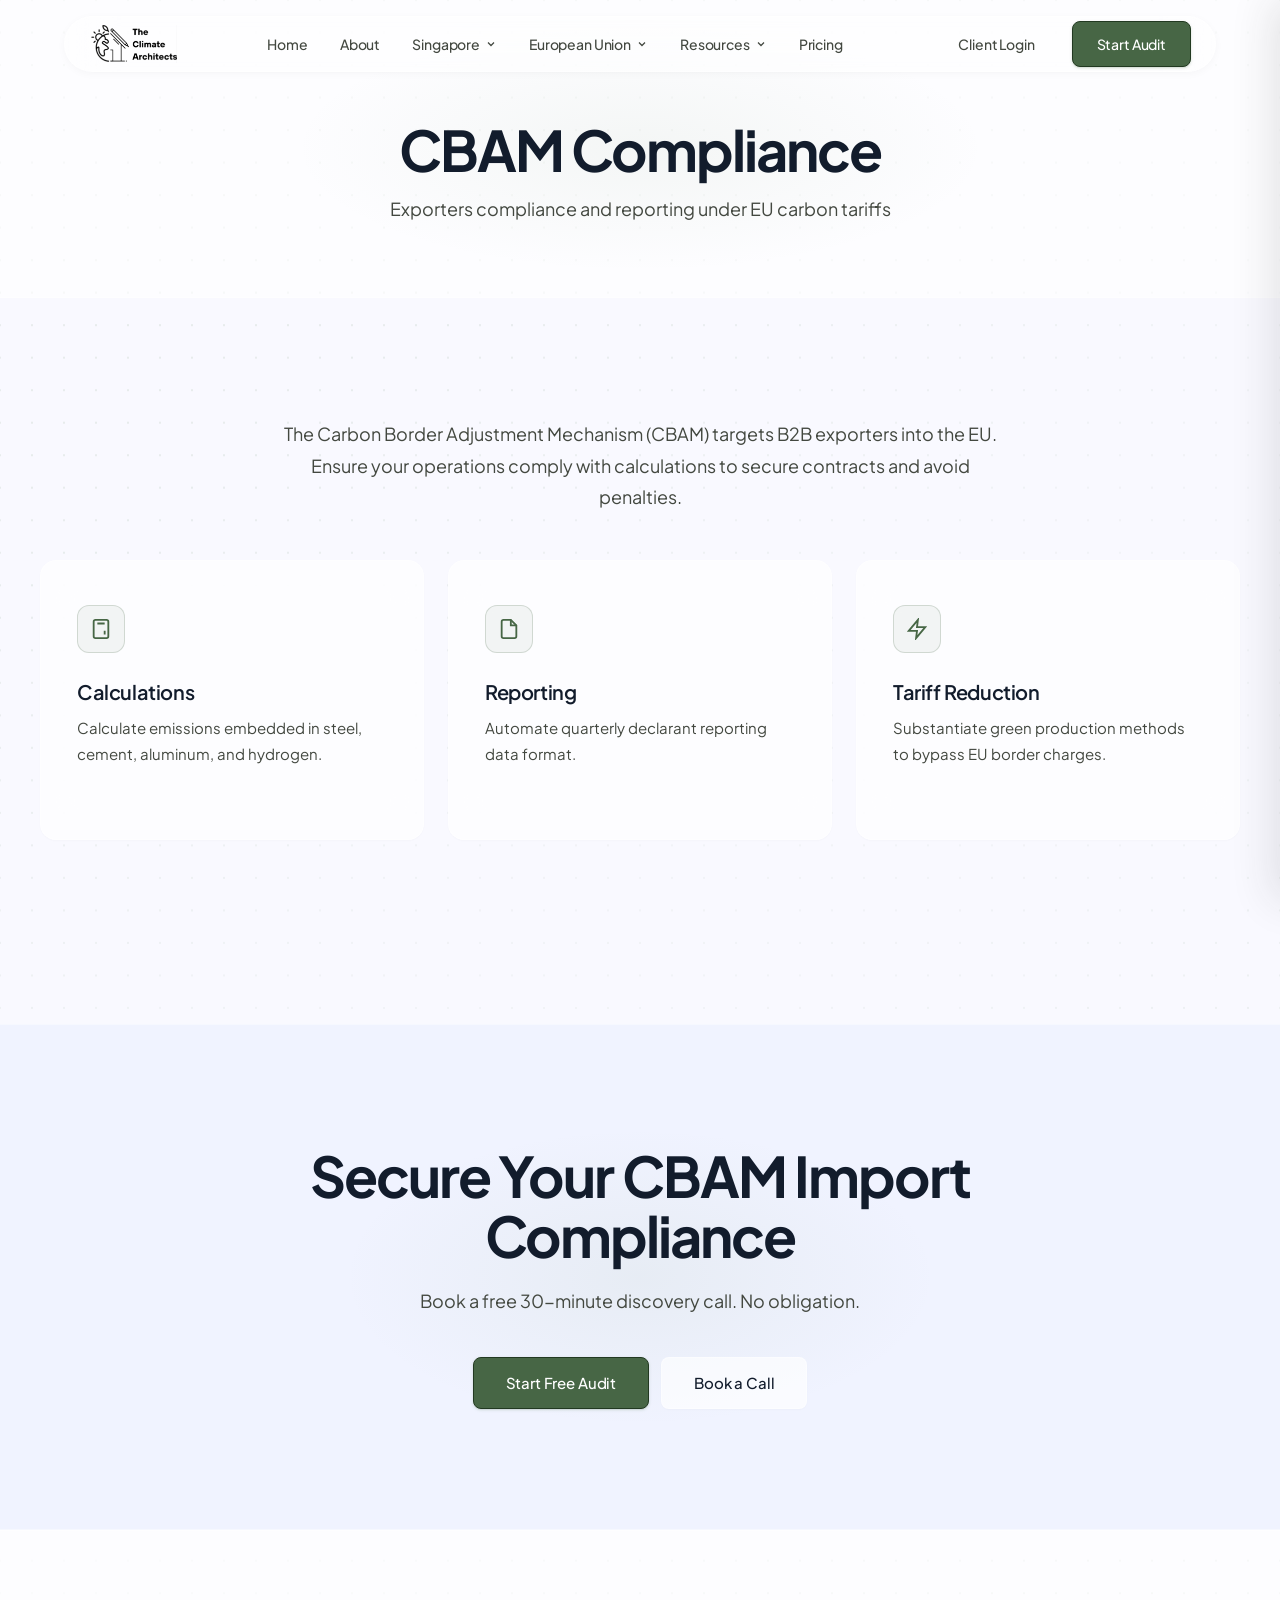
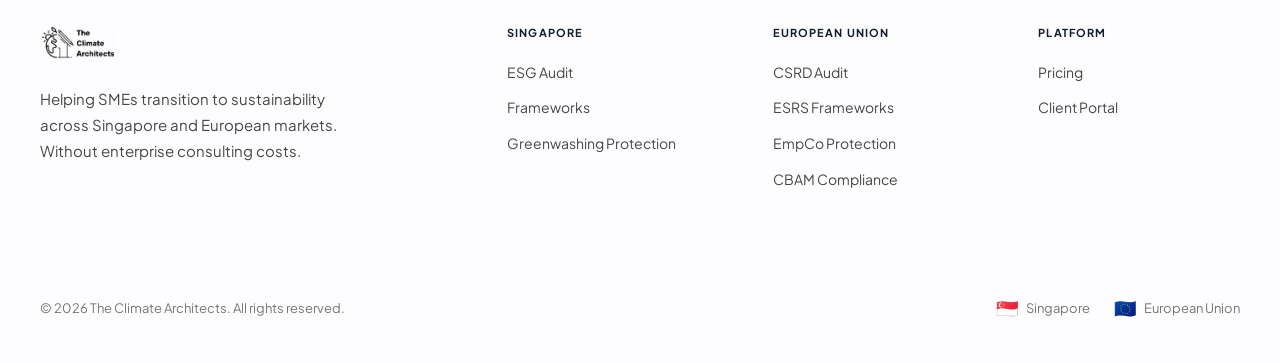
<file: public/eu-cbam.html>
<!DOCTYPE html>
<html lang="en">
<head>
    <meta charset="UTF-8">
    <meta name="viewport" content="width=device-width, initial-scale=1.0">
    <title>CBAM Compliance | The Climate Architects</title>
    <link rel="stylesheet" href="css/theme.css?v=4.2">
    
</head>
<body>

<div id="canvas-container"></div>

<nav id="navbar">
    <div class="nav-container">
        <a href="index.html" class="logo"><img src="logo.png?v=4.2" alt="The Climate Architects Logo"></a>
        <ul class="nav-links">
            <li><a href="index.html">Home</a></li>
            <li><a href="index.html#about">About</a></li>
            
            <li>
                <button class="nav-parent">
                    Singapore <svg width="12" height="12" viewBox="0 0 24 24" fill="none" stroke="currentColor" stroke-width="2.5"><polyline points="6 9 12 15 18 9"/></svg>
                </button>
                <div class="nav-dropdown">
                    <div class="dropdown-section-label">Singapore Services</div>
                    <a href="audit.html">ESG Readiness Audit <span class="dd-market sg">SG</span></a>
                    <a href="frameworks.html">ESG Frameworks <span class="dd-market sg">SG</span></a>
                    <a href="protection.html">Greenwashing Protection <span class="dd-market sg">SG</span></a>
                </div>
            </li>

            <li>
                <button class="nav-parent">
                    European Union <svg width="12" height="12" viewBox="0 0 24 24" fill="none" stroke="currentColor" stroke-width="2.5"><polyline points="6 9 12 15 18 9"/></svg>
                </button>
                <div class="nav-dropdown">
                    <div class="dropdown-section-label">EU Services</div>
                    <a href="eu-audit.html" >CSRD Gap Analysis <span class="dd-market eu">EU</span></a>
                    <a href="eu-frameworks.html" >ESRS Frameworks <span class="dd-market eu">EU</span></a>
                    <a href="eu-protection.html" >Greenwashing (EmpCo) <span class="dd-market eu">EU</span></a>
                    <a href="eu-cbam.html" class="active">CBAM Compliance <span class="dd-market eu">EU</span></a>
                </div>
            </li>
            
            <li>
                <button class="nav-parent">Resources <svg width="12" height="12" viewBox="0 0 24 24" fill="none" stroke="currentColor" stroke-width="2.5"><polyline points="6 9 12 15 18 9"/></svg></button>
                <div class="nav-dropdown">
                    <div class="dropdown-section-label">Knowledge Hub</div>
                    <a href="index.html#decarb-lab">Decarbonisation Lab</a>
                    <a href="resources.html">Templates Library</a>
                </div>
            </li>

            <li><a href="pricing.html">Pricing</a></li>
        </ul>
        <div class="nav-cta">
            
            <a href="dashboard.html" class="btn btn-ghost-login">Client Login</a>
            <a href="dashboard.html" class="btn btn-primary">Start Audit</a>
        </div>
        <button class="mobile-toggle" aria-label="Toggle navigation" aria-expanded="false">
            <span></span>
            <span></span>
            <span></span>
        </button>
    </div>
</nav>

<!-- Mobile Navigation Drawer -->
<div class="mobile-nav-overlay" id="mobileNavOverlay"></div>
<div class="mobile-nav-drawer" id="mobileNavDrawer">
    <ul class="mobile-nav-links">
        <li><a href="index.html">Home</a></li>
        <li><a href="index.html#about">About</a></li>
        <li>
            <button>Singapore <svg width="12" height="12" viewBox="0 0 24 24" fill="none" stroke="currentColor" stroke-width="2.5"><polyline points="6 9 12 15 18 9"/></svg></button>
            <div class="mobile-sub-drawer">
                <a href="audit.html">ESG Readiness Audit</a>
                <a href="frameworks.html">ESG Frameworks</a>
                <a href="protection.html">Greenwashing Protection</a>
            </div>
        </li>
        <li>
            <button>European Union <svg width="12" height="12" viewBox="0 0 24 24" fill="none" stroke="currentColor" stroke-width="2.5"><polyline points="6 9 12 15 18 9"/></svg></button>
            <div class="mobile-sub-drawer">
                <a href="eu-audit.html">CSRD Gap Analysis</a>
                <a href="eu-frameworks.html">ESRS Frameworks</a>
                <a href="eu-protection.html">Greenwashing (EmpCo)</a>
                <a href="eu-cbam.html">CBAM Compliance</a>
            </div>
        </li>
        <li>
            <button>Resources <svg width="12" height="12" viewBox="0 0 24 24" fill="none" stroke="currentColor" stroke-width="2.5"><polyline points="6 9 12 15 18 9"/></svg></button>
            <div class="mobile-sub-drawer">
                <a href="index.html#decarb-lab">Decarbonisation Lab</a>
                <a href="resources.html">Templates Library</a>
            </div>
        </li>
        <li><a href="pricing.html">Pricing</a></li>
    </ul>
</div>

<div class="page-header">
    <h1 class="reveal">CBAM Compliance</h1>
    <p class="reveal delay-1">Exporters compliance and reporting under EU carbon tariffs</p>
</div>

<section>
    <div class="section-container">
        <div class="text-content reveal">
            <p>The Carbon Border Adjustment Mechanism (CBAM) targets B2B exporters into the EU. Ensure your operations comply with calculations to secure contracts and avoid penalties.</p>
        </div>
        
        <div class="value-props">
            <div class="value-card reveal"><div class="icon-box"><svg viewBox="0 0 24 24" fill="none" stroke="currentColor" stroke-width="2"><rect x="4" y="2" width="16" height="20" rx="2" ry="2"/><line x1="8" y1="6" x2="16" y2="6"/><line x1="16" y1="14" x2="16" y2="18"/><path d="M16 10h.01M12 10h.01M8 10h.01M12 14h.01M8 14h.01M12 18h.01M8 18h.01"/></svg></div><h3>Calculations</h3><p>Calculate emissions embedded in steel, cement, aluminum, and hydrogen.</p></div>
            <div class="value-card reveal"><div class="icon-box"><svg viewBox="0 0 24 24" fill="none" stroke="currentColor" stroke-width="2"><path d="M14 2H6a2 2 0 00-2 2v16a2 2 0 002 2h12a2 2 0 002-2V8z"/><polyline points="14 2 14 8 20 8"/></svg></div><h3>Reporting</h3><p>Automate quarterly declarant reporting data format.</p></div>
            <div class="value-card reveal"><div class="icon-box"><svg viewBox="0 0 24 24" fill="none" stroke="currentColor" stroke-width="2"><polygon points="13 2 3 14 12 14 11 22 21 10 12 10 13 2"/></svg></div><h3>Tariff Reduction</h3><p>Substantiate green production methods to bypass EU border charges.</p></div>
        </div>
    </div>
</section>

    <div class="cta-section">
        <div style="max-width: 720px; margin: 0 auto;" class="reveal">
            <h2>Secure Your CBAM Import Compliance</h2>
            <p>Book a free 30-minute discovery call. No obligation.</p>
            <div style="display:flex; gap:12px; justify-content:center; flex-wrap:wrap;">
                <a href="dashboard.html" class="btn btn-primary" style="padding:13px 32px;font-size:15px;">Start Free Audit</a>
                <button class="btn btn-secondary" onclick="openModal('bookCall')" style="padding:13px 32px;font-size:15px;">Book a Call</button>
            </div>
        </div>
    </div>

<footer>
    <div class="footer-content">
        <div>
            <a href="index.html" class="footer-logo"><img src="logo.png?v=4.2" alt="The Climate Architects Logo"></a>
            <p style="font-size: 15px; max-width: 300px;">Helping SMEs transition to sustainability across Singapore and European markets. Without enterprise consulting costs.</p>
        </div>
        <div class="footer-section">
            <h3>Singapore</h3>
            <ul class="footer-links">
                <li><a href="audit.html">ESG Audit</a></li>
                <li><a href="frameworks.html">Frameworks</a></li>
                <li><a href="protection.html">Greenwashing Protection</a></li>
            </ul>
        </div>
        <div class="footer-section">
            <h3>European Union</h3>
            <ul class="footer-links">
                <li><a href="eu-audit.html">CSRD Audit</a></li>
                <li><a href="eu-frameworks.html">ESRS Frameworks</a></li>
                <li><a href="eu-protection.html">EmpCo Protection</a></li>
                <li><a href="eu-cbam.html">CBAM Compliance</a></li>
            </ul>
        </div>
        <div class="footer-section">
            <h3>Platform</h3>
            <ul class="footer-links">
                <li><a href="pricing.html">Pricing</a></li>
                <li><a href="dashboard.html">Client Portal</a></li>
            </ul>
        </div>
    </div>
    <div class="footer-bottom">
        <span>&copy; 2026 The Climate Architects. All rights reserved.</span>
        <span style="display:flex;gap:24px;align-items:center;">
            <span style="display:flex;align-items:center;gap:8px;"><span style="font-size:18px;">🇸🇬</span> Singapore</span>
            <span style="display:flex;align-items:center;gap:8px;"><span style="font-size:18px;">🇪🇺</span> European Union</span>
        </span>
    </div>
</footer>
<script src="js/main.js?v=3.1"></script>
</body>
</html>
</file>
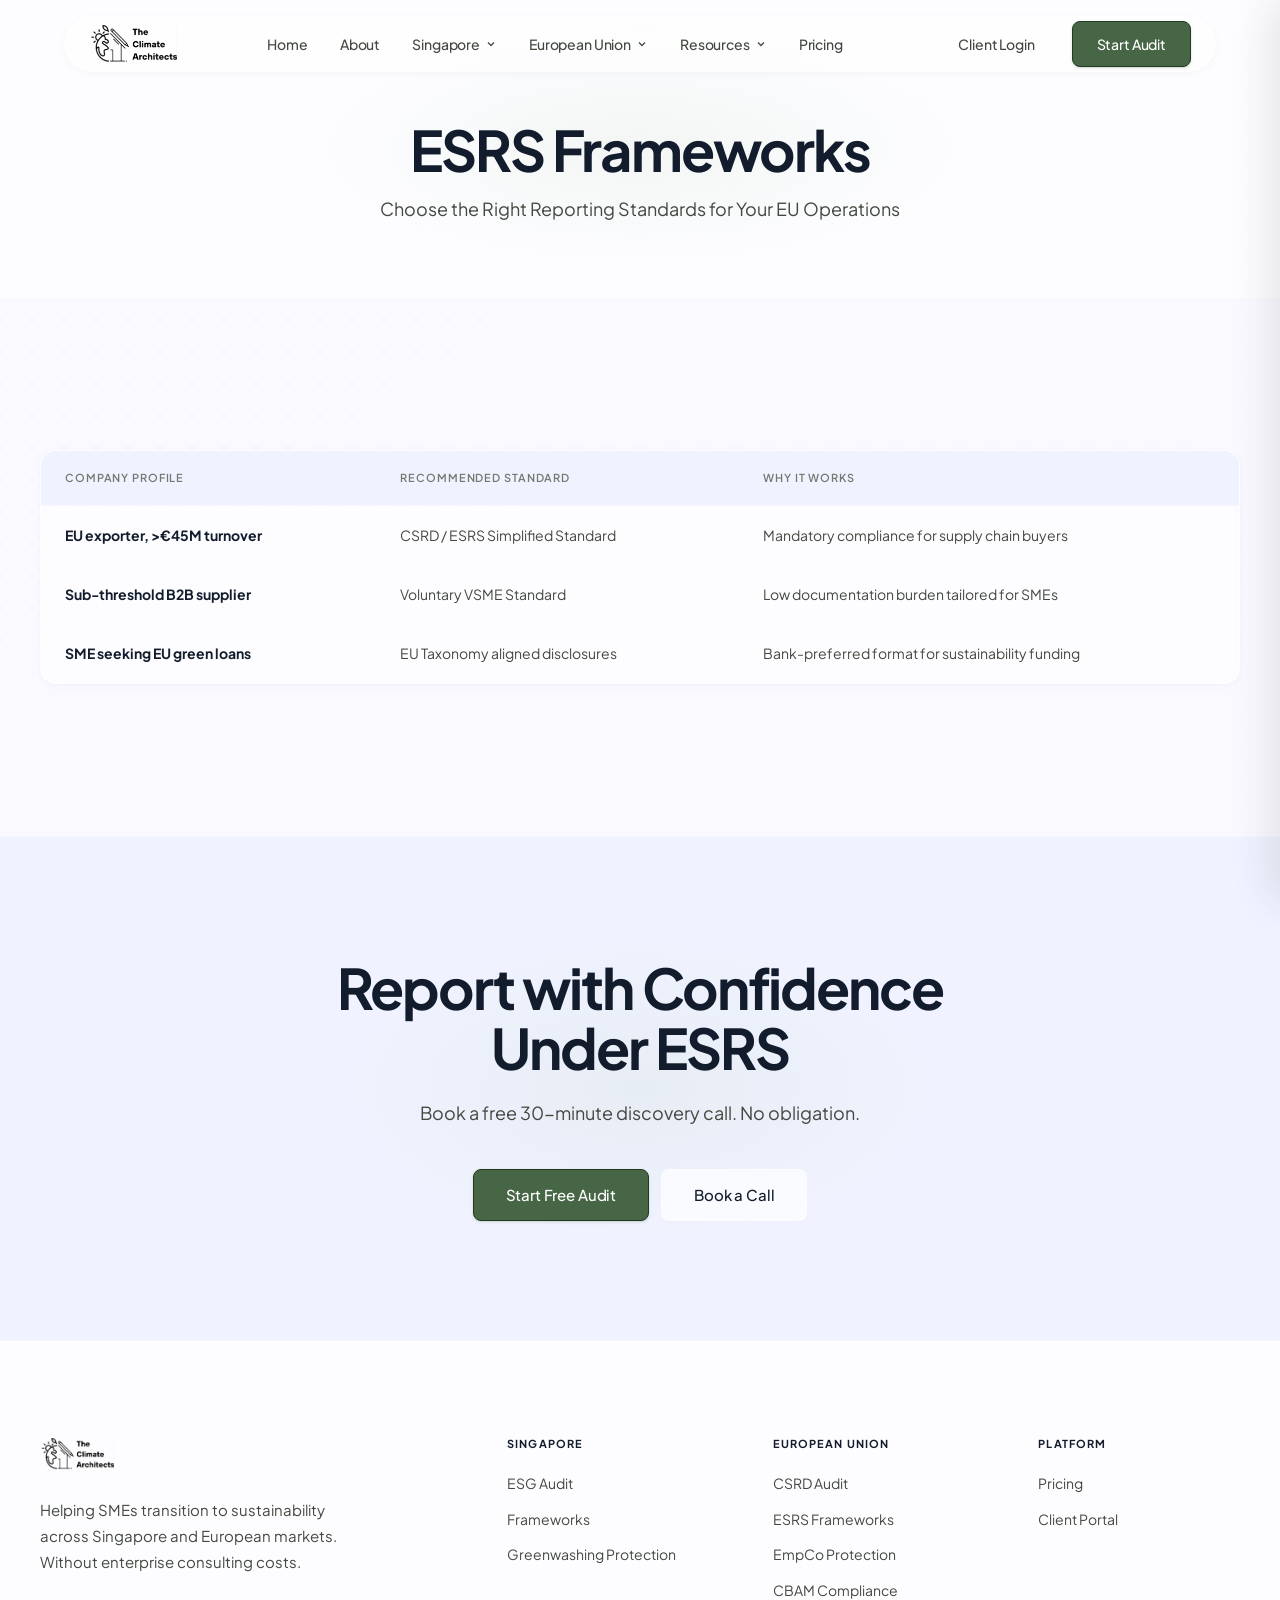
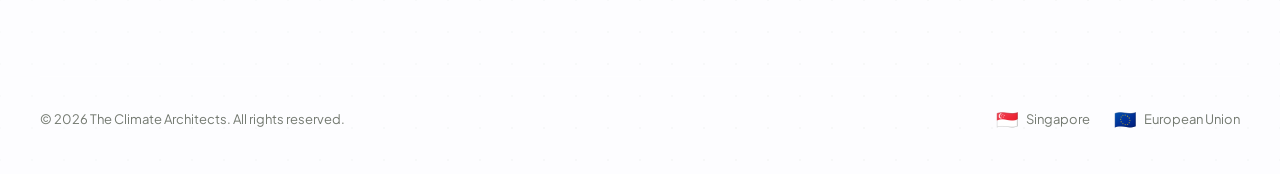
<file: public/eu-frameworks.html>
<!DOCTYPE html>
<html lang="en">
<head>
    <meta charset="UTF-8">
    <meta name="viewport" content="width=device-width, initial-scale=1.0">
    <title>ESRS Frameworks | The Climate Architects</title>
    <link rel="stylesheet" href="css/theme.css?v=4.2">
    
</head>
<body>

<div id="canvas-container"></div>

<nav id="navbar">
    <div class="nav-container">
        <a href="index.html" class="logo"><img src="logo.png?v=4.2" alt="The Climate Architects Logo"></a>
        <ul class="nav-links">
            <li><a href="index.html">Home</a></li>
            <li><a href="index.html#about">About</a></li>
            
            <li>
                <button class="nav-parent">
                    Singapore <svg width="12" height="12" viewBox="0 0 24 24" fill="none" stroke="currentColor" stroke-width="2.5"><polyline points="6 9 12 15 18 9"/></svg>
                </button>
                <div class="nav-dropdown">
                    <div class="dropdown-section-label">Singapore Services</div>
                    <a href="audit.html">ESG Readiness Audit <span class="dd-market sg">SG</span></a>
                    <a href="frameworks.html">ESG Frameworks <span class="dd-market sg">SG</span></a>
                    <a href="protection.html">Greenwashing Protection <span class="dd-market sg">SG</span></a>
                </div>
            </li>

            <li>
                <button class="nav-parent">
                    European Union <svg width="12" height="12" viewBox="0 0 24 24" fill="none" stroke="currentColor" stroke-width="2.5"><polyline points="6 9 12 15 18 9"/></svg>
                </button>
                <div class="nav-dropdown">
                    <div class="dropdown-section-label">EU Services</div>
                    <a href="eu-audit.html" >CSRD Gap Analysis <span class="dd-market eu">EU</span></a>
                    <a href="eu-frameworks.html" class="active">ESRS Frameworks <span class="dd-market eu">EU</span></a>
                    <a href="eu-protection.html" >Greenwashing (EmpCo) <span class="dd-market eu">EU</span></a>
                    <a href="eu-cbam.html" >CBAM Compliance <span class="dd-market eu">EU</span></a>
                </div>
            </li>
            
            <li>
                <button class="nav-parent">Resources <svg width="12" height="12" viewBox="0 0 24 24" fill="none" stroke="currentColor" stroke-width="2.5"><polyline points="6 9 12 15 18 9"/></svg></button>
                <div class="nav-dropdown">
                    <div class="dropdown-section-label">Knowledge Hub</div>
                    <a href="index.html#decarb-lab">Decarbonisation Lab</a>
                    <a href="resources.html">Templates Library</a>
                </div>
            </li>

            <li><a href="pricing.html">Pricing</a></li>
        </ul>
        <div class="nav-cta">
            
            <a href="dashboard.html" class="btn btn-ghost-login">Client Login</a>
            <a href="dashboard.html" class="btn btn-primary">Start Audit</a>
        </div>
        <button class="mobile-toggle" aria-label="Toggle navigation" aria-expanded="false">
            <span></span>
            <span></span>
            <span></span>
        </button>
    </div>
</nav>

<!-- Mobile Navigation Drawer -->
<div class="mobile-nav-overlay" id="mobileNavOverlay"></div>
<div class="mobile-nav-drawer" id="mobileNavDrawer">
    <ul class="mobile-nav-links">
        <li><a href="index.html">Home</a></li>
        <li><a href="index.html#about">About</a></li>
        <li>
            <button>Singapore <svg width="12" height="12" viewBox="0 0 24 24" fill="none" stroke="currentColor" stroke-width="2.5"><polyline points="6 9 12 15 18 9"/></svg></button>
            <div class="mobile-sub-drawer">
                <a href="audit.html">ESG Readiness Audit</a>
                <a href="frameworks.html">ESG Frameworks</a>
                <a href="protection.html">Greenwashing Protection</a>
            </div>
        </li>
        <li>
            <button>European Union <svg width="12" height="12" viewBox="0 0 24 24" fill="none" stroke="currentColor" stroke-width="2.5"><polyline points="6 9 12 15 18 9"/></svg></button>
            <div class="mobile-sub-drawer">
                <a href="eu-audit.html">CSRD Gap Analysis</a>
                <a href="eu-frameworks.html">ESRS Frameworks</a>
                <a href="eu-protection.html">Greenwashing (EmpCo)</a>
                <a href="eu-cbam.html">CBAM Compliance</a>
            </div>
        </li>
        <li>
            <button>Resources <svg width="12" height="12" viewBox="0 0 24 24" fill="none" stroke="currentColor" stroke-width="2.5"><polyline points="6 9 12 15 18 9"/></svg></button>
            <div class="mobile-sub-drawer">
                <a href="index.html#decarb-lab">Decarbonisation Lab</a>
                <a href="resources.html">Templates Library</a>
            </div>
        </li>
        <li><a href="pricing.html">Pricing</a></li>
    </ul>
</div>

<div class="page-header">
    <h1 class="reveal">ESRS Frameworks</h1>
    <p class="reveal delay-1">Choose the Right Reporting Standards for Your EU Operations</p>
</div>

<section>
    <div class="section-container reveal">
        <table class="framework-table">
            <thead>
                <tr><th>Company Profile</th><th>Recommended Standard</th><th>Why It Works</th></tr>
            </thead>
            <tbody>
                <tr><td><strong>EU exporter, &gt;€45M turnover</strong></td><td>CSRD / ESRS Simplified Standard</td><td>Mandatory compliance for supply chain buyers</td></tr>
                <tr><td><strong>Sub-threshold B2B supplier</strong></td><td>Voluntary VSME Standard</td><td>Low documentation burden tailored for SMEs</td></tr>
                <tr><td><strong>SME seeking EU green loans</strong></td><td>EU Taxonomy aligned disclosures</td><td>Bank-preferred format for sustainability funding</td></tr>
            </tbody>
        </table>
    </div>
</section>

    <div class="cta-section">
        <div style="max-width: 720px; margin: 0 auto;" class="reveal">
            <h2>Report with Confidence Under ESRS</h2>
            <p>Book a free 30-minute discovery call. No obligation.</p>
            <div style="display:flex; gap:12px; justify-content:center; flex-wrap:wrap;">
                <a href="dashboard.html" class="btn btn-primary" style="padding:13px 32px;font-size:15px;">Start Free Audit</a>
                <button class="btn btn-secondary" onclick="openModal('bookCall')" style="padding:13px 32px;font-size:15px;">Book a Call</button>
            </div>
        </div>
    </div>

<footer>
    <div class="footer-content">
        <div>
            <a href="index.html" class="footer-logo"><img src="logo.png?v=4.2" alt="The Climate Architects Logo"></a>
            <p style="font-size: 15px; max-width: 300px;">Helping SMEs transition to sustainability across Singapore and European markets. Without enterprise consulting costs.</p>
        </div>
        <div class="footer-section">
            <h3>Singapore</h3>
            <ul class="footer-links">
                <li><a href="audit.html">ESG Audit</a></li>
                <li><a href="frameworks.html">Frameworks</a></li>
                <li><a href="protection.html">Greenwashing Protection</a></li>
            </ul>
        </div>
        <div class="footer-section">
            <h3>European Union</h3>
            <ul class="footer-links">
                <li><a href="eu-audit.html">CSRD Audit</a></li>
                <li><a href="eu-frameworks.html">ESRS Frameworks</a></li>
                <li><a href="eu-protection.html">EmpCo Protection</a></li>
                <li><a href="eu-cbam.html">CBAM Compliance</a></li>
            </ul>
        </div>
        <div class="footer-section">
            <h3>Platform</h3>
            <ul class="footer-links">
                <li><a href="pricing.html">Pricing</a></li>
                <li><a href="dashboard.html">Client Portal</a></li>
            </ul>
        </div>
    </div>
    <div class="footer-bottom">
        <span>&copy; 2026 The Climate Architects. All rights reserved.</span>
        <span style="display:flex;gap:24px;align-items:center;">
            <span style="display:flex;align-items:center;gap:8px;"><span style="font-size:18px;">🇸🇬</span> Singapore</span>
            <span style="display:flex;align-items:center;gap:8px;"><span style="font-size:18px;">🇪🇺</span> European Union</span>
        </span>
    </div>
</footer>
<script src="js/main.js?v=3.1"></script>
</body>
</html>
</file>
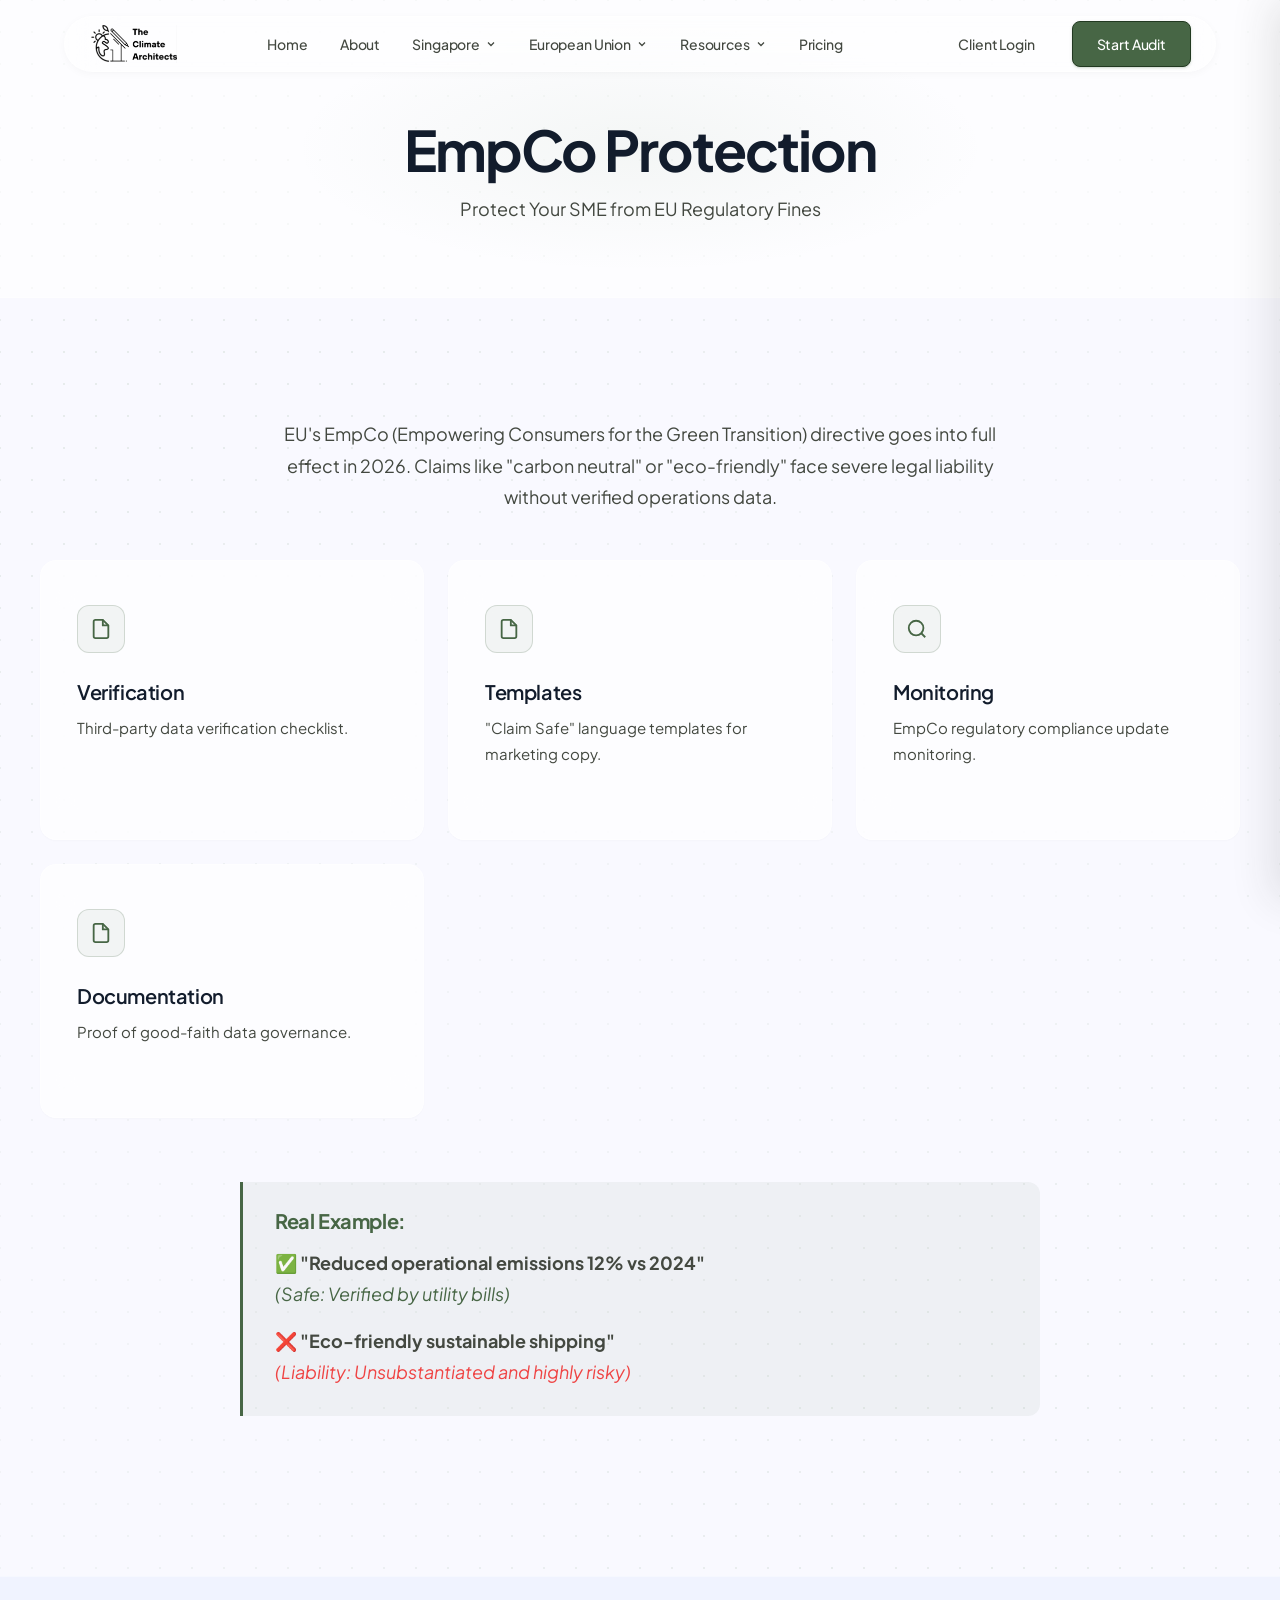
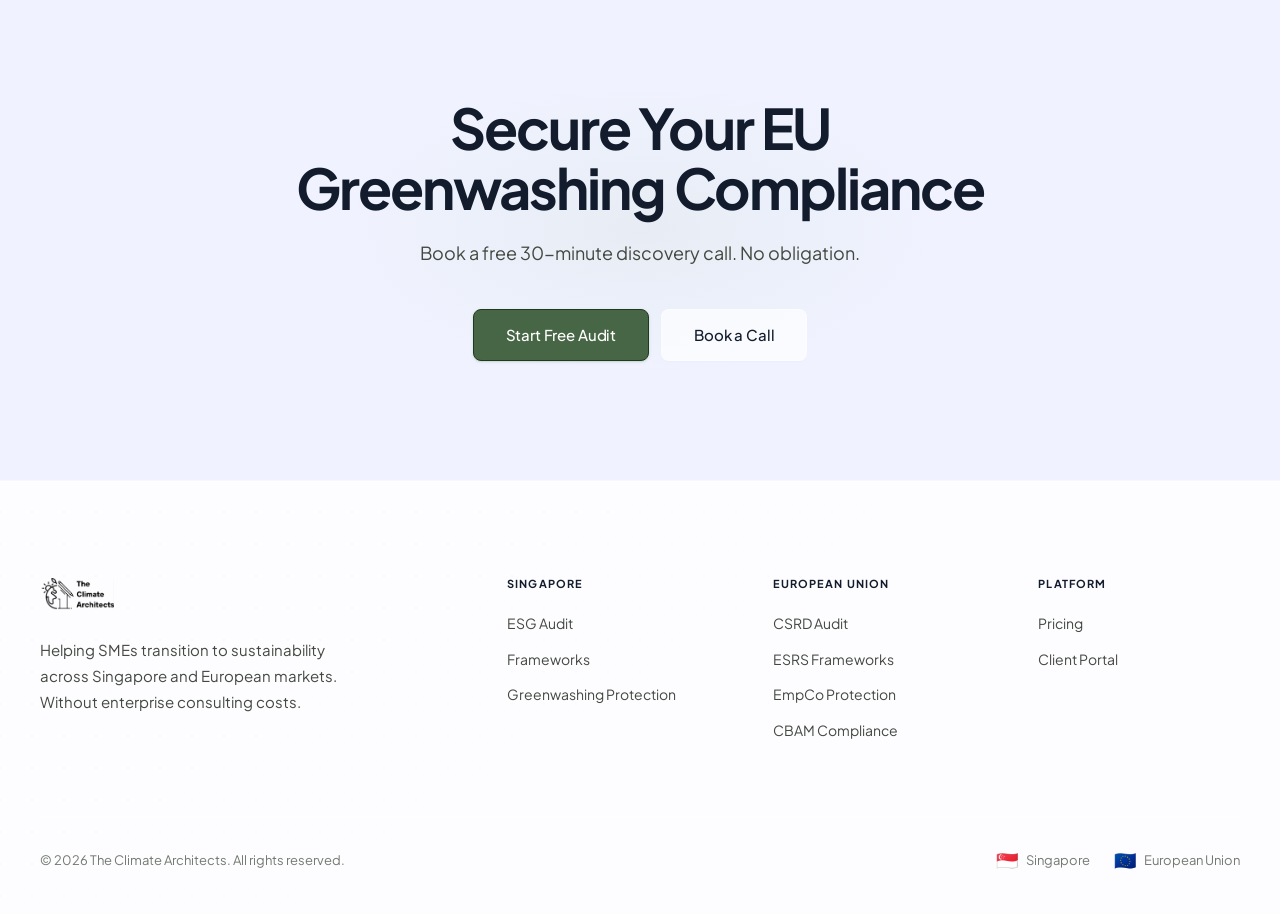
<file: public/eu-protection.html>
<!DOCTYPE html>
<html lang="en">
<head>
    <meta charset="UTF-8">
    <meta name="viewport" content="width=device-width, initial-scale=1.0">
    <title>EmpCo Protection | The Climate Architects</title>
    <link rel="stylesheet" href="css/theme.css?v=4.2">
    
</head>
<body>

<div id="canvas-container"></div>

<nav id="navbar">
    <div class="nav-container">
        <a href="index.html" class="logo"><img src="logo.png?v=4.2" alt="The Climate Architects Logo"></a>
        <ul class="nav-links">
            <li><a href="index.html">Home</a></li>
            <li><a href="index.html#about">About</a></li>
            
            <li>
                <button class="nav-parent">
                    Singapore <svg width="12" height="12" viewBox="0 0 24 24" fill="none" stroke="currentColor" stroke-width="2.5"><polyline points="6 9 12 15 18 9"/></svg>
                </button>
                <div class="nav-dropdown">
                    <div class="dropdown-section-label">Singapore Services</div>
                    <a href="audit.html">ESG Readiness Audit <span class="dd-market sg">SG</span></a>
                    <a href="frameworks.html">ESG Frameworks <span class="dd-market sg">SG</span></a>
                    <a href="protection.html">Greenwashing Protection <span class="dd-market sg">SG</span></a>
                </div>
            </li>

            <li>
                <button class="nav-parent">
                    European Union <svg width="12" height="12" viewBox="0 0 24 24" fill="none" stroke="currentColor" stroke-width="2.5"><polyline points="6 9 12 15 18 9"/></svg>
                </button>
                <div class="nav-dropdown">
                    <div class="dropdown-section-label">EU Services</div>
                    <a href="eu-audit.html" >CSRD Gap Analysis <span class="dd-market eu">EU</span></a>
                    <a href="eu-frameworks.html" >ESRS Frameworks <span class="dd-market eu">EU</span></a>
                    <a href="eu-protection.html" class="active">Greenwashing (EmpCo) <span class="dd-market eu">EU</span></a>
                    <a href="eu-cbam.html" >CBAM Compliance <span class="dd-market eu">EU</span></a>
                </div>
            </li>
            
            <li>
                <button class="nav-parent">Resources <svg width="12" height="12" viewBox="0 0 24 24" fill="none" stroke="currentColor" stroke-width="2.5"><polyline points="6 9 12 15 18 9"/></svg></button>
                <div class="nav-dropdown">
                    <div class="dropdown-section-label">Knowledge Hub</div>
                    <a href="index.html#decarb-lab">Decarbonisation Lab</a>
                    <a href="resources.html">Templates Library</a>
                </div>
            </li>

            <li><a href="pricing.html">Pricing</a></li>
        </ul>
        <div class="nav-cta">
            
            <a href="dashboard.html" class="btn btn-ghost-login">Client Login</a>
            <a href="dashboard.html" class="btn btn-primary">Start Audit</a>
        </div>
        <button class="mobile-toggle" aria-label="Toggle navigation" aria-expanded="false">
            <span></span>
            <span></span>
            <span></span>
        </button>
    </div>
</nav>

<!-- Mobile Navigation Drawer -->
<div class="mobile-nav-overlay" id="mobileNavOverlay"></div>
<div class="mobile-nav-drawer" id="mobileNavDrawer">
    <ul class="mobile-nav-links">
        <li><a href="index.html">Home</a></li>
        <li><a href="index.html#about">About</a></li>
        <li>
            <button>Singapore <svg width="12" height="12" viewBox="0 0 24 24" fill="none" stroke="currentColor" stroke-width="2.5"><polyline points="6 9 12 15 18 9"/></svg></button>
            <div class="mobile-sub-drawer">
                <a href="audit.html">ESG Readiness Audit</a>
                <a href="frameworks.html">ESG Frameworks</a>
                <a href="protection.html">Greenwashing Protection</a>
            </div>
        </li>
        <li>
            <button>European Union <svg width="12" height="12" viewBox="0 0 24 24" fill="none" stroke="currentColor" stroke-width="2.5"><polyline points="6 9 12 15 18 9"/></svg></button>
            <div class="mobile-sub-drawer">
                <a href="eu-audit.html">CSRD Gap Analysis</a>
                <a href="eu-frameworks.html">ESRS Frameworks</a>
                <a href="eu-protection.html">Greenwashing (EmpCo)</a>
                <a href="eu-cbam.html">CBAM Compliance</a>
            </div>
        </li>
        <li>
            <button>Resources <svg width="12" height="12" viewBox="0 0 24 24" fill="none" stroke="currentColor" stroke-width="2.5"><polyline points="6 9 12 15 18 9"/></svg></button>
            <div class="mobile-sub-drawer">
                <a href="index.html#decarb-lab">Decarbonisation Lab</a>
                <a href="resources.html">Templates Library</a>
            </div>
        </li>
        <li><a href="pricing.html">Pricing</a></li>
    </ul>
</div>

<div class="page-header">
    <h1 class="reveal">EmpCo Protection</h1>
    <p class="reveal delay-1">Protect Your SME from EU Regulatory Fines</p>
</div>

<section>
    <div class="section-container">
        <div class="text-content reveal">
            <p>EU's EmpCo (Empowering Consumers for the Green Transition) directive goes into full effect in 2026. Claims like "carbon neutral" or "eco-friendly" face severe legal liability without verified operations data.</p>
        </div>
        
        <div class="value-props">
            <div class="value-card reveal"><div class="icon-box"><svg viewBox="0 0 24 24" fill="none" stroke="currentColor" stroke-width="2"><path d="M14 2H6a2 2 0 00-2 2v16a2 2 0 002 2h12a2 2 0 002-2V8z"/><polyline points="14 2 14 8 20 8"/></svg></div><h3>Verification</h3><p>Third-party data verification checklist.</p></div>
            <div class="value-card reveal"><div class="icon-box"><svg viewBox="0 0 24 24" fill="none" stroke="currentColor" stroke-width="2"><path d="M14 2H6a2 2 0 00-2 2v16a2 2 0 002 2h12a2 2 0 002-2V8z"/><polyline points="14 2 14 8 20 8"/></svg></div><h3>Templates</h3><p>"Claim Safe" language templates for marketing copy.</p></div>
            <div class="value-card reveal"><div class="icon-box"><svg viewBox="0 0 24 24" fill="none" stroke="currentColor" stroke-width="2"><circle cx="11" cy="11" r="8"/><line x1="21" y1="21" x2="16.65" y2="16.65"/></svg></div><h3>Monitoring</h3><p>EmpCo regulatory compliance update monitoring.</p></div>
            <div class="value-card reveal"><div class="icon-box"><svg viewBox="0 0 24 24" fill="none" stroke="currentColor" stroke-width="2"><path d="M14 2H6a2 2 0 00-2 2v16a2 2 0 002 2h12a2 2 0 002-2V8z"/><polyline points="14 2 14 8 20 8"/></svg></div><h3>Documentation</h3><p>Proof of good-faith data governance.</p></div>
        </div>

        <div class="highlight-box reveal">
            <h4 style="color: var(--color-primary-sage); font-size: 20px; margin-bottom: 15px; font-weight:700;">Real Example:</h4>
            <p style="color: var(--color-text-mid); font-size: 18px; margin-bottom: 15px;"><strong>✅ "Reduced operational emissions 12% vs 2024"</strong><br> <em style="color: var(--color-primary-sage);">(Safe: Verified by utility bills)</em></p>
            <p style="color: var(--color-text-mid); font-size: 18px;"><strong>❌ "Eco-friendly sustainable shipping"</strong><br> <em style="color: #ef4444;">(Liability: Unsubstantiated and highly risky)</em></p>
        </div>
    </div>
</section>

    <div class="cta-section">
        <div style="max-width: 720px; margin: 0 auto;" class="reveal">
            <h2>Secure Your EU Greenwashing Compliance</h2>
            <p>Book a free 30-minute discovery call. No obligation.</p>
            <div style="display:flex; gap:12px; justify-content:center; flex-wrap:wrap;">
                <a href="dashboard.html" class="btn btn-primary" style="padding:13px 32px;font-size:15px;">Start Free Audit</a>
                <button class="btn btn-secondary" onclick="openModal('bookCall')" style="padding:13px 32px;font-size:15px;">Book a Call</button>
            </div>
        </div>
    </div>

<footer>
    <div class="footer-content">
        <div>
            <a href="index.html" class="footer-logo"><img src="logo.png?v=4.2" alt="The Climate Architects Logo"></a>
            <p style="font-size: 15px; max-width: 300px;">Helping SMEs transition to sustainability across Singapore and European markets. Without enterprise consulting costs.</p>
        </div>
        <div class="footer-section">
            <h3>Singapore</h3>
            <ul class="footer-links">
                <li><a href="audit.html">ESG Audit</a></li>
                <li><a href="frameworks.html">Frameworks</a></li>
                <li><a href="protection.html">Greenwashing Protection</a></li>
            </ul>
        </div>
        <div class="footer-section">
            <h3>European Union</h3>
            <ul class="footer-links">
                <li><a href="eu-audit.html">CSRD Audit</a></li>
                <li><a href="eu-frameworks.html">ESRS Frameworks</a></li>
                <li><a href="eu-protection.html">EmpCo Protection</a></li>
                <li><a href="eu-cbam.html">CBAM Compliance</a></li>
            </ul>
        </div>
        <div class="footer-section">
            <h3>Platform</h3>
            <ul class="footer-links">
                <li><a href="pricing.html">Pricing</a></li>
                <li><a href="dashboard.html">Client Portal</a></li>
            </ul>
        </div>
    </div>
    <div class="footer-bottom">
        <span>&copy; 2026 The Climate Architects. All rights reserved.</span>
        <span style="display:flex;gap:24px;align-items:center;">
            <span style="display:flex;align-items:center;gap:8px;"><span style="font-size:18px;">🇸🇬</span> Singapore</span>
            <span style="display:flex;align-items:center;gap:8px;"><span style="font-size:18px;">🇪🇺</span> European Union</span>
        </span>
    </div>
</footer>
<script src="js/main.js?v=3.1"></script>
</body>
</html>
</file>
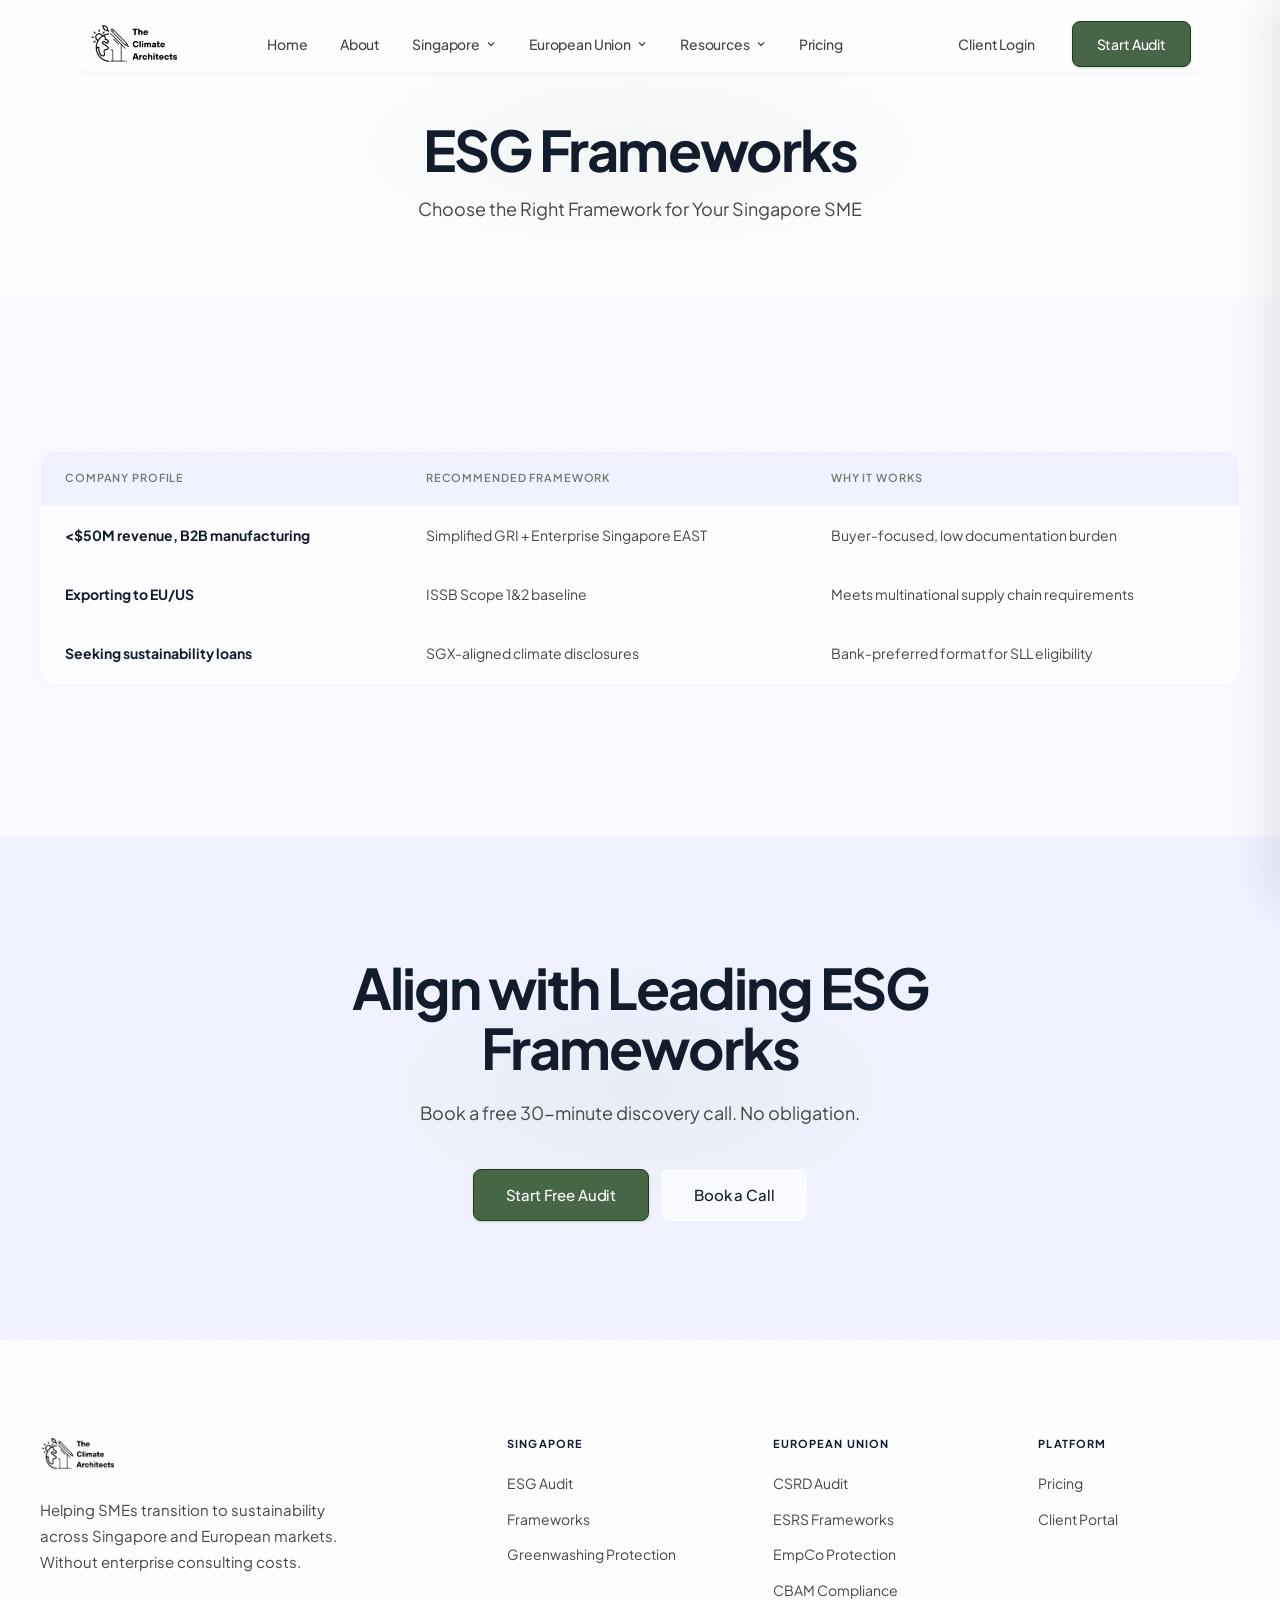
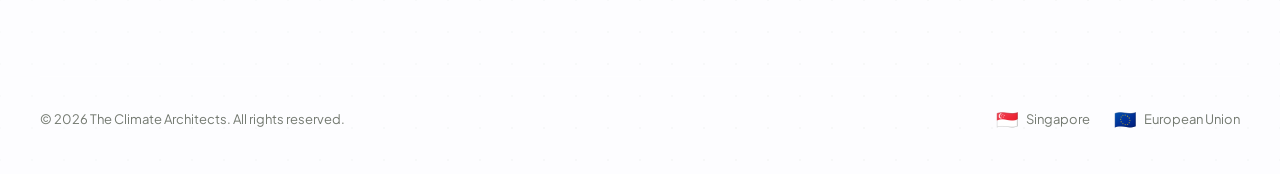
<file: public/frameworks.html>
<!DOCTYPE html>
<html lang="en">
<head>
    <meta charset="UTF-8">
    <meta name="viewport" content="width=device-width, initial-scale=1.0">
    <title>ESG Frameworks | The Climate Architects</title>
    <link rel="stylesheet" href="css/theme.css?v=4.2">
    
</head>
<body>

<div id="canvas-container"></div>

<nav id="navbar">
    <div class="nav-container">
        <a href="index.html" class="logo"><img src="logo.png?v=4.2" alt="The Climate Architects Logo"></a>
        <ul class="nav-links">
            <li><a href="index.html">Home</a></li>
            <li><a href="index.html#about">About</a></li>
            
            <li>
                <button class="nav-parent">
                    Singapore <svg width="12" height="12" viewBox="0 0 24 24" fill="none" stroke="currentColor" stroke-width="2.5"><polyline points="6 9 12 15 18 9"/></svg>
                </button>
                <div class="nav-dropdown">
                    <div class="dropdown-section-label">Singapore Services</div>
                    <a href="audit.html" >ESG Readiness Audit <span class="dd-market sg">SG</span></a>
                    <a href="frameworks.html" class="active">ESG Frameworks <span class="dd-market sg">SG</span></a>
                    <a href="protection.html" >Greenwashing Protection <span class="dd-market sg">SG</span></a>
                </div>
            </li>

            <li>
                <button class="nav-parent">
                    European Union <svg width="12" height="12" viewBox="0 0 24 24" fill="none" stroke="currentColor" stroke-width="2.5"><polyline points="6 9 12 15 18 9"/></svg>
                </button>
                <div class="nav-dropdown">
                    <div class="dropdown-section-label">EU Services</div>
                    <a href="eu-audit.html">CSRD Gap Analysis <span class="dd-market eu">EU</span></a>
                    <a href="eu-frameworks.html">ESRS Frameworks <span class="dd-market eu">EU</span></a>
                    <a href="eu-protection.html">Greenwashing (EmpCo) <span class="dd-market eu">EU</span></a>
                    <a href="eu-cbam.html">CBAM Compliance <span class="dd-market eu">EU</span></a>
                </div>
            </li>
            
            <li>
                <button class="nav-parent">Resources <svg width="12" height="12" viewBox="0 0 24 24" fill="none" stroke="currentColor" stroke-width="2.5"><polyline points="6 9 12 15 18 9"/></svg></button>
                <div class="nav-dropdown">
                    <div class="dropdown-section-label">Knowledge Hub</div>
                    <a href="index.html#decarb-lab">Decarbonisation Lab</a>
                    <a href="resources.html">Templates Library</a>
                </div>
            </li>

            <li><a href="pricing.html" >Pricing</a></li>
        </ul>
        <div class="nav-cta">
            
            <a href="dashboard.html" class="btn btn-ghost-login">Client Login</a>
            <a href="dashboard.html" class="btn btn-primary">Start Audit</a>
        </div>
        <button class="mobile-toggle" aria-label="Toggle navigation" aria-expanded="false">
            <span></span>
            <span></span>
            <span></span>
        </button>
    </div>
</nav>

<!-- Mobile Navigation Drawer -->
<div class="mobile-nav-overlay" id="mobileNavOverlay"></div>
<div class="mobile-nav-drawer" id="mobileNavDrawer">
    <ul class="mobile-nav-links">
        <li><a href="index.html">Home</a></li>
        <li><a href="index.html#about">About</a></li>
        <li>
            <button>Singapore <svg width="12" height="12" viewBox="0 0 24 24" fill="none" stroke="currentColor" stroke-width="2.5"><polyline points="6 9 12 15 18 9"/></svg></button>
            <div class="mobile-sub-drawer">
                <a href="audit.html">ESG Readiness Audit</a>
                <a href="frameworks.html">ESG Frameworks</a>
                <a href="protection.html">Greenwashing Protection</a>
            </div>
        </li>
        <li>
            <button>European Union <svg width="12" height="12" viewBox="0 0 24 24" fill="none" stroke="currentColor" stroke-width="2.5"><polyline points="6 9 12 15 18 9"/></svg></button>
            <div class="mobile-sub-drawer">
                <a href="eu-audit.html">CSRD Gap Analysis</a>
                <a href="eu-frameworks.html">ESRS Frameworks</a>
                <a href="eu-protection.html">Greenwashing (EmpCo)</a>
                <a href="eu-cbam.html">CBAM Compliance</a>
            </div>
        </li>
        <li>
            <button>Resources <svg width="12" height="12" viewBox="0 0 24 24" fill="none" stroke="currentColor" stroke-width="2.5"><polyline points="6 9 12 15 18 9"/></svg></button>
            <div class="mobile-sub-drawer">
                <a href="index.html#decarb-lab">Decarbonisation Lab</a>
                <a href="resources.html">Templates Library</a>
            </div>
        </li>
        <li><a href="pricing.html">Pricing</a></li>
    </ul>
</div>


    <div class="page-header">
        <h1 class="reveal">ESG Frameworks</h1>
        <p class="reveal delay-1">Choose the Right Framework for Your Singapore SME</p>
    </div>

    <section>
        <div class="section-container reveal">
            <table class="framework-table">
                <thead>
                    <tr><th>Company Profile</th><th>Recommended Framework</th><th>Why It Works</th></tr>
                </thead>
                <tbody>
                    <tr><td><strong><$50M revenue, B2B manufacturing</strong></td><td>Simplified GRI + Enterprise Singapore EAST</td><td>Buyer-focused, low documentation burden</td></tr>
                    <tr><td><strong>Exporting to EU/US</strong></td><td>ISSB Scope 1&2 baseline</td><td>Meets multinational supply chain requirements</td></tr>
                    <tr><td><strong>Seeking sustainability loans</strong></td><td>SGX-aligned climate disclosures</td><td>Bank-preferred format for SLL eligibility</td></tr>
                </tbody>
            </table>
        </div>
    </section>


    <div class="cta-section">
        <div style="max-width: 720px; margin: 0 auto;" class="reveal">
            <h2>Align with Leading ESG Frameworks</h2>
            <p>Book a free 30-minute discovery call. No obligation.</p>
            <div style="display:flex; gap:12px; justify-content:center; flex-wrap:wrap;">
                <a href="dashboard.html" class="btn btn-primary" style="padding:13px 32px;font-size:15px;">Start Free Audit</a>
                <button class="btn btn-secondary" onclick="openModal('bookCall')" style="padding:13px 32px;font-size:15px;">Book a Call</button>
            </div>
        </div>
    </div>

    <footer>
    <div class="footer-content">
        <div>
            <a href="index.html" class="footer-logo"><img src="logo.png?v=4.2" alt="The Climate Architects Logo"></a>
            <p style="font-size: 15px; max-width: 300px;">Helping SMEs transition to sustainability across Singapore and European markets. Without enterprise consulting costs.</p>
        </div>
        <div class="footer-section">
            <h3>Singapore</h3>
            <ul class="footer-links">
                <li><a href="audit.html">ESG Audit</a></li>
                <li><a href="frameworks.html">Frameworks</a></li>
                <li><a href="protection.html">Greenwashing Protection</a></li>
            </ul>
        </div>
        <div class="footer-section">
            <h3>European Union</h3>
            <ul class="footer-links">
                <li><a href="eu-audit.html">CSRD Audit</a></li>
                <li><a href="eu-frameworks.html">ESRS Frameworks</a></li>
                <li><a href="eu-protection.html">EmpCo Protection</a></li>
                <li><a href="eu-cbam.html">CBAM Compliance</a></li>
            </ul>
        </div>
        <div class="footer-section">
            <h3>Platform</h3>
            <ul class="footer-links">
                <li><a href="pricing.html">Pricing</a></li>
                <li><a href="dashboard.html">Client Portal</a></li>
            </ul>
        </div>
    </div>
    <div class="footer-bottom">
        <span>&copy; 2026 The Climate Architects. All rights reserved.</span>
        <span style="display:flex;gap:24px;align-items:center;">
            <span style="display:flex;align-items:center;gap:8px;"><span style="font-size:18px;">🇸🇬</span> Singapore</span>
            <span style="display:flex;align-items:center;gap:8px;"><span style="font-size:18px;">🇪🇺</span> European Union</span>
        </span>
    </div>
</footer>
<script src="js/main.js?v=3.1"></script>
</body>
</html>
</file>
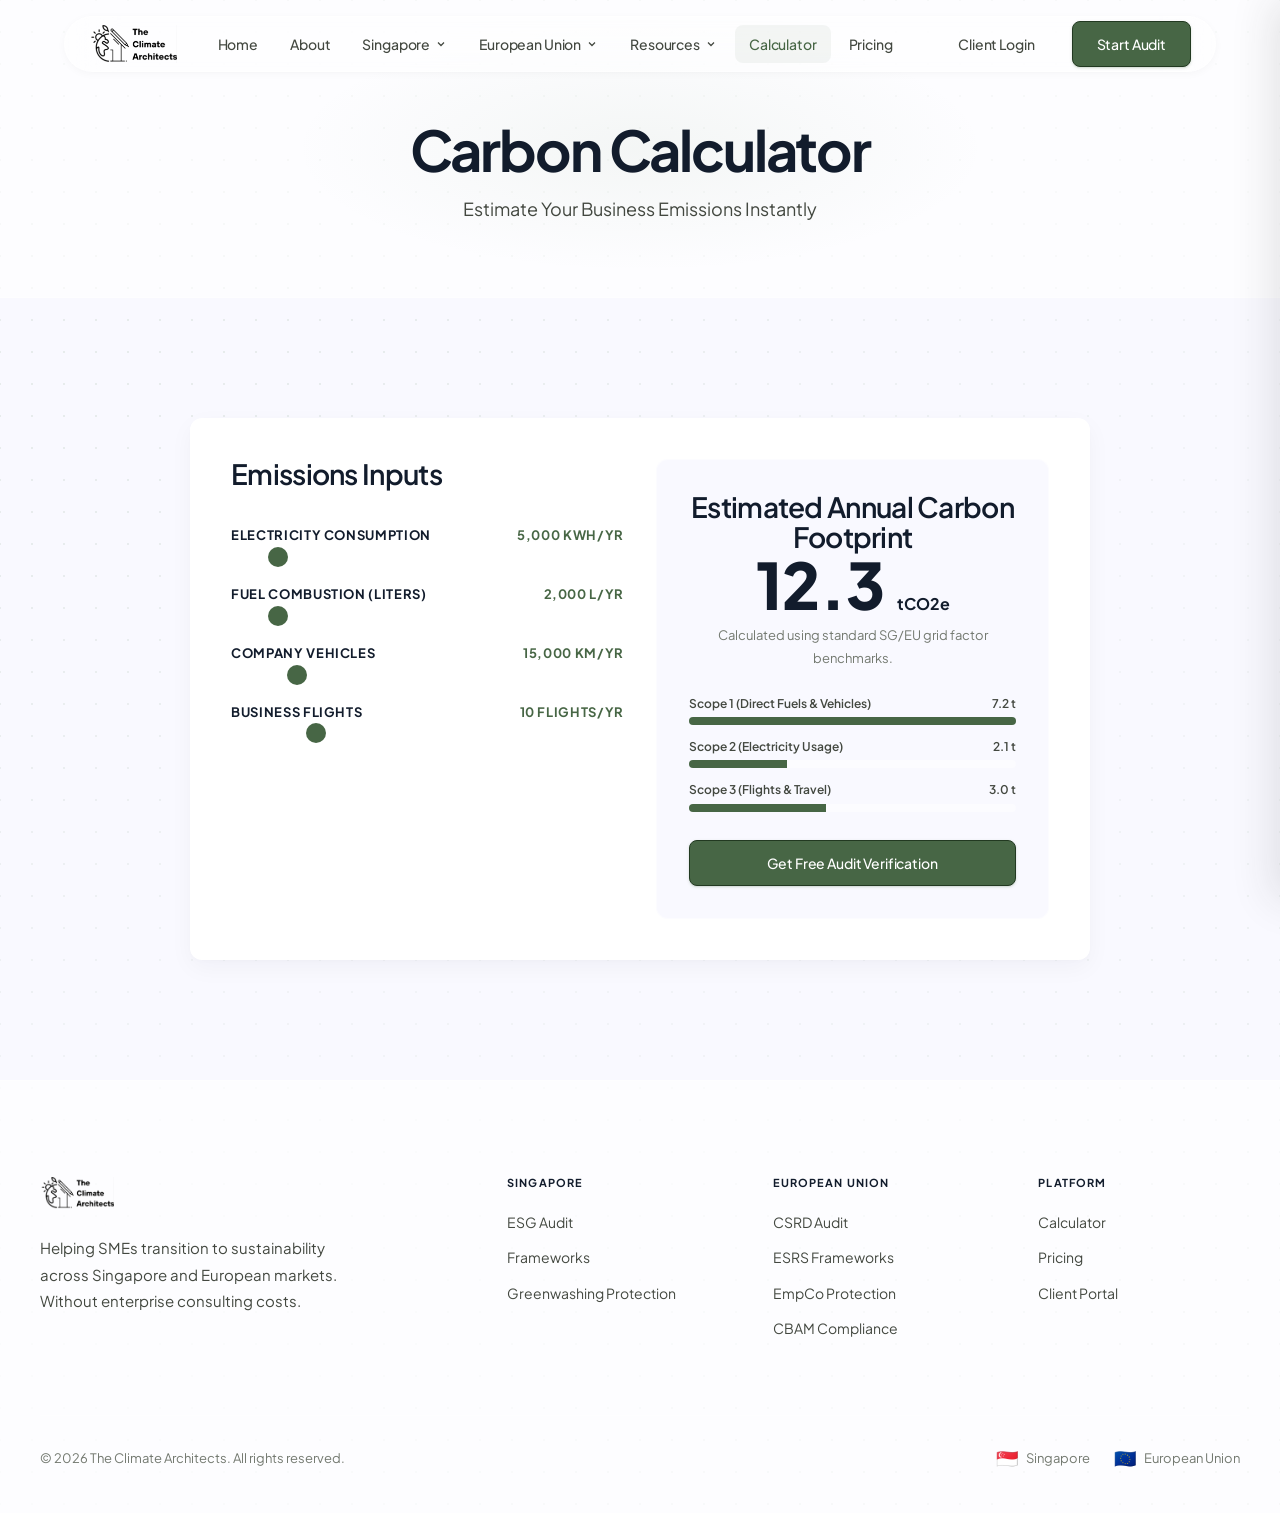
<file: public/gill.html>
<!DOCTYPE html>
<html lang="en">
<head>
    <meta charset="UTF-8">
    <meta name="viewport" content="width=device-width, initial-scale=1.0">
    <title>Carbon Calculator | The Climate Architects</title>
    <link rel="stylesheet" href="css/theme.css?v=4.2">
    <style>
        
        
        /* Interactive Calculator Styling */
        .calc-container {
            max-width: 900px;
            margin: 0 auto;
            display: grid;
            grid-template-columns: 1fr 1fr;
            gap: 32px;
            background: var(--color-bg-white);
            padding: 40px;
            border-radius: var(--radius-lg);
            border: 1px solid var(--color-border);
            box-shadow: var(--shadow-md);
        }
        .calc-sliders {
            display: flex;
            flex-direction: column;
            gap: 24px;
        }
        .calc-group {
            display: flex;
            flex-direction: column;
            gap: 8px;
        }
        .calc-label {
            font-size: 13px;
            font-weight: 700;
            text-transform: uppercase;
            letter-spacing: 0.05em;
            color: var(--color-text-dark);
            display: flex;
            justify-content: space-between;
        }
        .calc-label span:last-child {
            color: var(--color-primary-sage);
        }
        .calc-input-range {
            -webkit-appearance: none;
            width: 100%;
            height: 6px;
            border-radius: 3px;
            background: var(--color-border);
            outline: none;
        }
        .calc-input-range::-webkit-slider-thumb {
            -webkit-appearance: none;
            width: 20px;
            height: 20px;
            border-radius: 50%;
            background: var(--color-primary-sage);
            cursor: pointer;
            transition: transform 0.1s;
        }
        .calc-input-range::-webkit-slider-thumb:hover {
            transform: scale(1.2);
        }
        .calc-results {
            background: var(--color-bg-cream);
            border: 1px solid var(--color-border);
            border-radius: var(--radius-base);
            padding: 32px;
            display: flex;
            flex-direction: column;
            justify-content: center;
            align-items: center;
            text-align: center;
        }
        .calc-total {
            font-size: 64px;
            font-weight: 800;
            color: var(--color-text-dark);
            line-height: 1;
            margin-bottom: 8px;
        }
        .calc-breakdown {
            width: 100%;
            margin-top: 24px;
            display: flex;
            flex-direction: column;
            gap: 12px;
        }
        .calc-bar-wrap {
            display: flex;
            flex-direction: column;
            gap: 4px;
            text-align: left;
        }
        .calc-bar-label {
            font-size: 12px;
            font-weight: 600;
            display: flex;
            justify-content: space-between;
        }
        .calc-bar-bg {
            height: 8px;
            background: var(--color-border);
            border-radius: 4px;
            overflow: hidden;
        }
        .calc-bar-fill {
            height: 100%;
            background: var(--color-primary-sage);
            width: 0%;
            transition: width 0.4s var(--transition-premium);
        }
        
        @media(max-width: 768px) {
            .calc-container { grid-template-columns: 1fr; }
        }
    </style>
</head>
<body>

<div id="canvas-container"></div>

<nav id="navbar">
    <div class="nav-container">
        <a href="index.html" class="logo"><img src="logo.png?v=4.2" alt="The Climate Architects Logo"></a>
        <ul class="nav-links">
            <li><a href="index.html">Home</a></li>
            <li><a href="index.html#about">About</a></li>
            
            <li>
                <button class="nav-parent">
                    Singapore <svg width="12" height="12" viewBox="0 0 24 24" fill="none" stroke="currentColor" stroke-width="2.5"><polyline points="6 9 12 15 18 9"/></svg>
                </button>
                <div class="nav-dropdown">
                    <div class="dropdown-section-label">Singapore Services</div>
                    <a href="audit.html">ESG Readiness Audit <span class="dd-market sg">SG</span></a>
                    <a href="frameworks.html">ESG Frameworks <span class="dd-market sg">SG</span></a>
                    <a href="protection.html">Greenwashing Protection <span class="dd-market sg">SG</span></a>
                </div>
            </li>

            <li>
                <button class="nav-parent">
                    European Union <svg width="12" height="12" viewBox="0 0 24 24" fill="none" stroke="currentColor" stroke-width="2.5"><polyline points="6 9 12 15 18 9"/></svg>
                </button>
                <div class="nav-dropdown">
                    <div class="dropdown-section-label">EU Services</div>
                    <a href="eu-audit.html" >CSRD Gap Analysis <span class="dd-market eu">EU</span></a>
                    <a href="eu-frameworks.html" >ESRS Frameworks <span class="dd-market eu">EU</span></a>
                    <a href="eu-protection.html" >Greenwashing (EmpCo) <span class="dd-market eu">EU</span></a>
                    <a href="eu-cbam.html" >CBAM Compliance <span class="dd-market eu">EU</span></a>
                </div>
            </li>
            
            <li>
                <button class="nav-parent">Resources <svg width="12" height="12" viewBox="0 0 24 24" fill="none" stroke="currentColor" stroke-width="2.5"><polyline points="6 9 12 15 18 9"/></svg></button>
                <div class="nav-dropdown">
                    <div class="dropdown-section-label">Knowledge Hub</div>
                    <a href="index.html#decarb-lab">Decarbonisation Lab</a>
                    <a href="resources.html">Templates Library</a>
                </div>
            </li>

            <li><a href="gill.html" class="active">Calculator</a></li>
            <li><a href="pricing.html">Pricing</a></li>
        </ul>
        <div class="nav-cta">
            
            <a href="dashboard.html" class="btn btn-ghost-login">Client Login</a>
            <a href="dashboard.html" class="btn btn-primary">Start Audit</a>
        </div>
        <button class="mobile-toggle" aria-label="Toggle navigation" aria-expanded="false">
            <span></span>
            <span></span>
            <span></span>
        </button>
    </div>
</nav>

<!-- Mobile Navigation Drawer -->
<div class="mobile-nav-overlay" id="mobileNavOverlay"></div>
<div class="mobile-nav-drawer" id="mobileNavDrawer">
    <ul class="mobile-nav-links">
        <li><a href="index.html">Home</a></li>
        <li><a href="index.html#about">About</a></li>
        <li>
            <button>Singapore <svg width="12" height="12" viewBox="0 0 24 24" fill="none" stroke="currentColor" stroke-width="2.5"><polyline points="6 9 12 15 18 9"/></svg></button>
            <div class="mobile-sub-drawer">
                <a href="audit.html">ESG Readiness Audit</a>
                <a href="frameworks.html">ESG Frameworks</a>
                <a href="protection.html">Greenwashing Protection</a>
            </div>
        </li>
        <li>
            <button>European Union <svg width="12" height="12" viewBox="0 0 24 24" fill="none" stroke="currentColor" stroke-width="2.5"><polyline points="6 9 12 15 18 9"/></svg></button>
            <div class="mobile-sub-drawer">
                <a href="eu-audit.html">CSRD Gap Analysis</a>
                <a href="eu-frameworks.html">ESRS Frameworks</a>
                <a href="eu-protection.html">Greenwashing (EmpCo)</a>
                <a href="eu-cbam.html">CBAM Compliance</a>
            </div>
        </li>
        <li>
            <button>Resources <svg width="12" height="12" viewBox="0 0 24 24" fill="none" stroke="currentColor" stroke-width="2.5"><polyline points="6 9 12 15 18 9"/></svg></button>
            <div class="mobile-sub-drawer">
                <a href="index.html#decarb-lab">Decarbonisation Lab</a>
                <a href="resources.html">Templates Library</a>
            </div>
        </li>
        <li><a href="gill.html">Calculator</a></li>
        <li><a href="pricing.html">Pricing</a></li>
    </ul>
</div>

<div class="page-header">
    <h1 class="reveal">Carbon Calculator</h1>
    <p class="reveal delay-1">Estimate Your Business Emissions Instantly</p>
</div>

<section>
    <div class="section-container">
        <div class="calc-container reveal">
            <div class="calc-sliders">
                <h3 style="margin-bottom:12px;">Emissions Inputs</h3>
                
                <div class="calc-group">
                    <div class="calc-label"><span>Electricity Consumption</span><span id="label-elec">5,000 kWh/yr</span></div>
                    <input type="range" class="calc-input-range" id="input-elec" min="0" max="50000" step="500" value="5000" oninput="updateCalculator()">
                </div>
                
                <div class="calc-group">
                    <div class="calc-label"><span>Fuel Combustion (Liters)</span><span id="label-fuel">2,000 L/yr</span></div>
                    <input type="range" class="calc-input-range" id="input-fuel" min="0" max="20000" step="200" value="2000" oninput="updateCalculator()">
                </div>
                
                <div class="calc-group">
                    <div class="calc-label"><span>Company Vehicles</span><span id="label-vehicles">15,000 km/yr</span></div>
                    <input type="range" class="calc-input-range" id="input-vehicles" min="0" max="100000" step="1000" value="15000" oninput="updateCalculator()">
                </div>
                
                <div class="calc-group">
                    <div class="calc-label"><span>Business Flights</span><span id="label-flights">10 flights/yr</span></div>
                    <input type="range" class="calc-input-range" id="input-flights" min="0" max="50" step="1" value="10" oninput="updateCalculator()">
                </div>
            </div>
            
            <div class="calc-results">
                <h3>Estimated Annual Carbon Footprint</h3>
                <div class="calc-total"><span id="total-emissions">8.4</span> <span style="font-size:16px; font-weight:700;">tCO2e</span></div>
                <p style="font-size:13px; color:var(--color-text-muted);">Calculated using standard SG/EU grid factor benchmarks.</p>
                
                <div class="calc-breakdown">
                    <div class="calc-bar-wrap">
                        <div class="calc-bar-label"><span>Scope 1 (Direct Fuels & Vehicles)</span><span id="breakdown-s1">3.2 t</span></div>
                        <div class="calc-bar-bg"><div class="calc-bar-fill" id="bar-s1"></div></div>
                    </div>
                    <div class="calc-bar-wrap">
                        <div class="calc-bar-label"><span>Scope 2 (Electricity Usage)</span><span id="breakdown-s2">2.2 t</span></div>
                        <div class="calc-bar-bg"><div class="calc-bar-fill" id="bar-s2"></div></div>
                    </div>
                    <div class="calc-bar-wrap">
                        <div class="calc-bar-label"><span>Scope 3 (Flights & Travel)</span><span id="breakdown-s3">3.0 t</span></div>
                        <div class="calc-bar-bg"><div class="calc-bar-fill" id="bar-s3"></div></div>
                    </div>
                </div>
                
                <a href="dashboard.html" class="btn btn-primary" style="margin-top:28px; width:100%;">Get Free Audit Verification</a>
            </div>
        </div>
    </div>
</section>

<script>
    function updateCalculator() {
        const elec = parseFloat(document.getElementById('input-elec').value);
        const fuel = parseFloat(document.getElementById('input-fuel').value);
        const vehicles = parseFloat(document.getElementById('input-vehicles').value);
        const flights = parseFloat(document.getElementById('input-flights').value);
        
        document.getElementById('label-elec').textContent = elec.toLocaleString() + ' kWh/yr';
        document.getElementById('label-fuel').textContent = fuel.toLocaleString() + ' L/yr';
        document.getElementById('label-vehicles').textContent = vehicles.toLocaleString() + ' km/yr';
        document.getElementById('label-flights').textContent = flights + ' flights/yr';
        
        // Benchmark emission factors
        const scope1 = (fuel * 2.68 / 1000) + (vehicles * 0.12 / 1000); // 2.68kg/L CO2, 120g/km
        const scope2 = (elec * 0.43 / 1000); // 0.43kg/kWh grid factor
        const scope3 = (flights * 300 / 1000); // 300kg per flight average
        
        const total = scope1 + scope2 + scope3;
        
        document.getElementById('total-emissions').textContent = total.toFixed(1);
        
        document.getElementById('breakdown-s1').textContent = scope1.toFixed(1) + ' t';
        document.getElementById('breakdown-s2').textContent = scope2.toFixed(1) + ' t';
        document.getElementById('breakdown-s3').textContent = scope3.toFixed(1) + ' t';
        
        // Percentages
        const maxVal = Math.max(scope1, scope2, scope3, 1.0);
        document.getElementById('bar-s1').style.width = (scope1 / maxVal * 100) + '%';
        document.getElementById('bar-s2').style.width = (scope2 / maxVal * 100) + '%';
        document.getElementById('bar-s3').style.width = (scope3 / maxVal * 100) + '%';
    }
    
    // Initial calculation
    window.addEventListener('load', () => {
        setTimeout(updateCalculator, 100);
    });
</script>
<footer>
    <div class="footer-content">
        <div>
            <a href="index.html" class="footer-logo"><img src="logo.png?v=4.2" alt="The Climate Architects Logo"></a>
            <p style="font-size: 15px; max-width: 300px;">Helping SMEs transition to sustainability across Singapore and European markets. Without enterprise consulting costs.</p>
        </div>
        <div class="footer-section">
            <h3>Singapore</h3>
            <ul class="footer-links">
                <li><a href="audit.html">ESG Audit</a></li>
                <li><a href="frameworks.html">Frameworks</a></li>
                <li><a href="protection.html">Greenwashing Protection</a></li>
            </ul>
        </div>
        <div class="footer-section">
            <h3>European Union</h3>
            <ul class="footer-links">
                <li><a href="eu-audit.html">CSRD Audit</a></li>
                <li><a href="eu-frameworks.html">ESRS Frameworks</a></li>
                <li><a href="eu-protection.html">EmpCo Protection</a></li>
                <li><a href="eu-cbam.html">CBAM Compliance</a></li>
            </ul>
        </div>
        <div class="footer-section">
            <h3>Platform</h3>
            <ul class="footer-links">
                <li><a href="gill.html">Calculator</a></li>
                <li><a href="pricing.html">Pricing</a></li>
                <li><a href="dashboard.html">Client Portal</a></li>
            </ul>
        </div>
    </div>
    <div class="footer-bottom">
        <span>&copy; 2026 The Climate Architects. All rights reserved.</span>
        <span style="display:flex;gap:24px;align-items:center;">
            <span style="display:flex;align-items:center;gap:8px;"><span style="font-size:18px;">🇸🇬</span> Singapore</span>
            <span style="display:flex;align-items:center;gap:8px;"><span style="font-size:18px;">🇪🇺</span> European Union</span>
        </span>
    </div>
</footer>
<script src="js/main.js?v=3.1"></script>
</body>
</html>
</file>
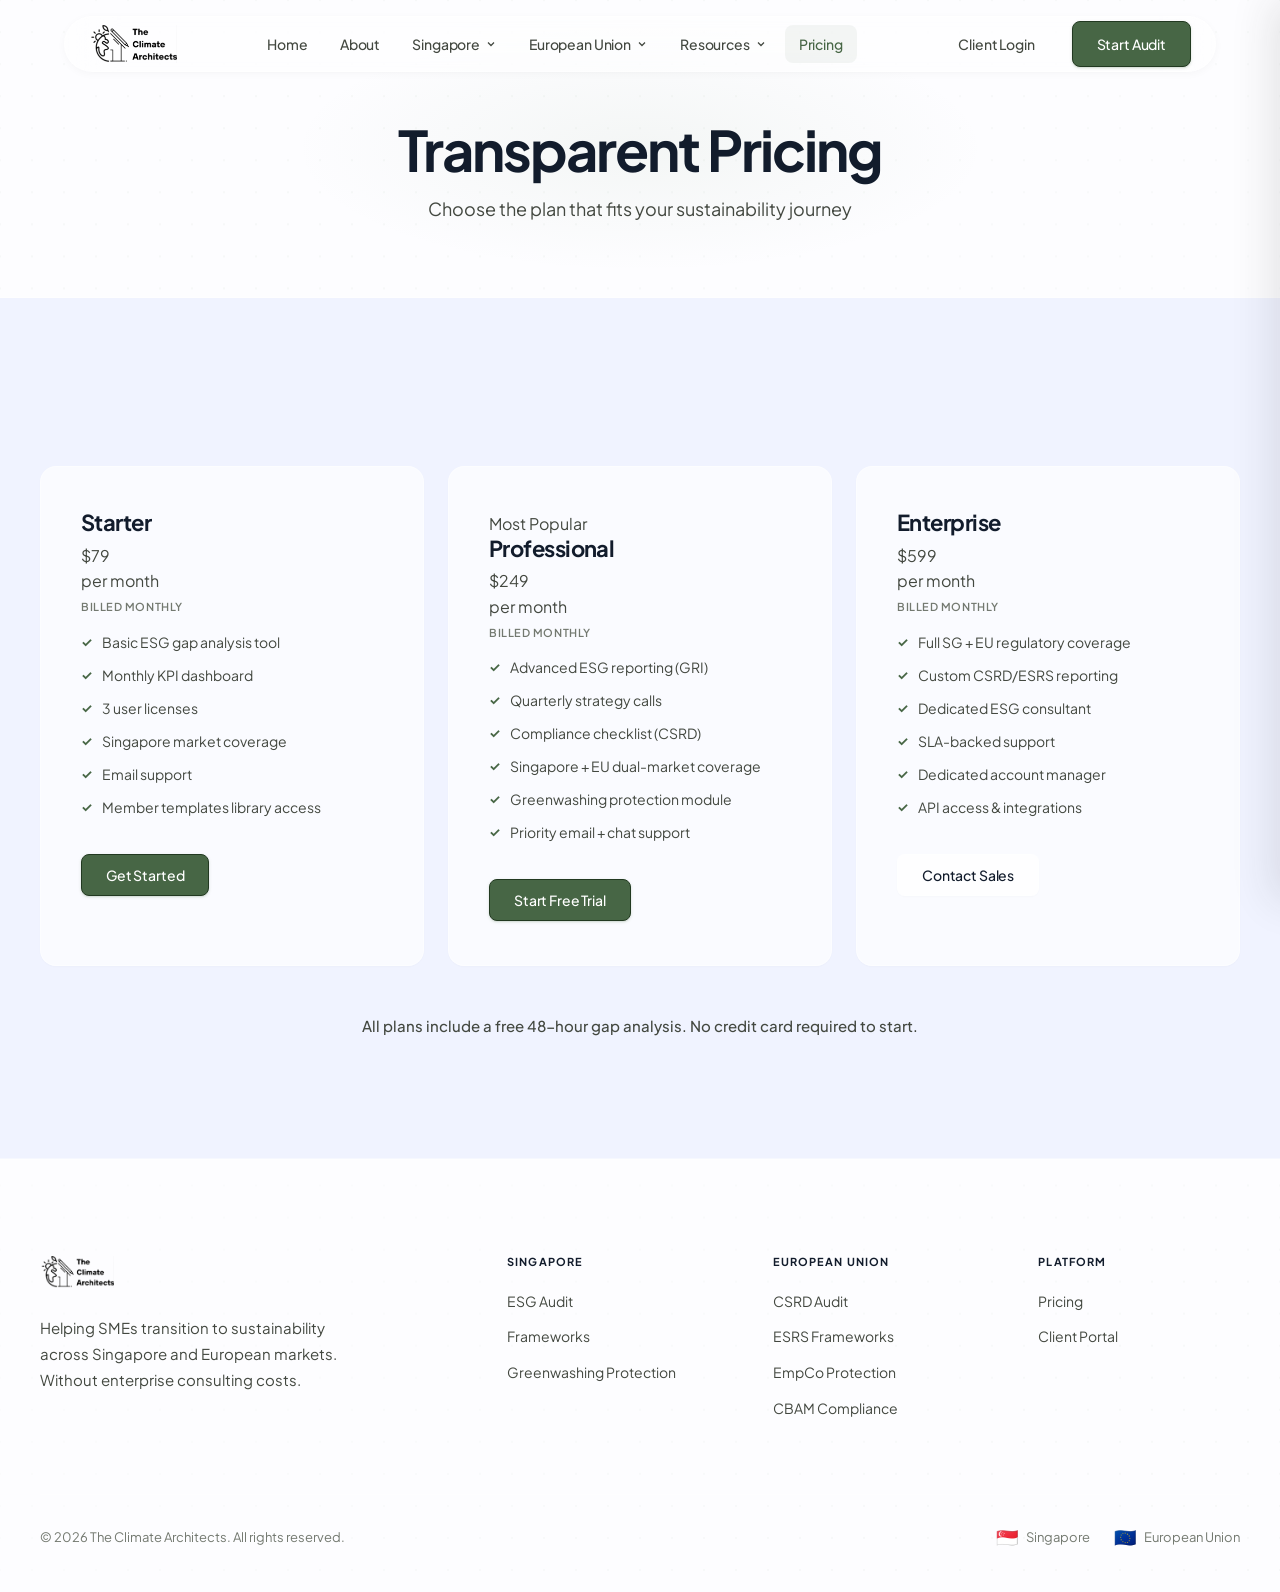
<file: public/pricing.html>
<!DOCTYPE html>
<html lang="en">
<head>
    <meta charset="UTF-8">
    <meta name="viewport" content="width=device-width, initial-scale=1.0">
    <title>Pricing | The Climate Architects</title>
    <link rel="stylesheet" href="css/theme.css?v=4.2">
    
</head>
<body>

<div id="canvas-container"></div>

<nav id="navbar">
    <div class="nav-container">
        <a href="index.html" class="logo"><img src="logo.png?v=4.2" alt="The Climate Architects Logo"></a>
        <ul class="nav-links">
            <li><a href="index.html">Home</a></li>
            <li><a href="index.html#about">About</a></li>
            
            <li>
                <button class="nav-parent">
                    Singapore <svg width="12" height="12" viewBox="0 0 24 24" fill="none" stroke="currentColor" stroke-width="2.5"><polyline points="6 9 12 15 18 9"/></svg>
                </button>
                <div class="nav-dropdown">
                    <div class="dropdown-section-label">Singapore Services</div>
                    <a href="audit.html" >ESG Readiness Audit <span class="dd-market sg">SG</span></a>
                    <a href="frameworks.html" >ESG Frameworks <span class="dd-market sg">SG</span></a>
                    <a href="protection.html" >Greenwashing Protection <span class="dd-market sg">SG</span></a>
                </div>
            </li>

            <li>
                <button class="nav-parent">
                    European Union <svg width="12" height="12" viewBox="0 0 24 24" fill="none" stroke="currentColor" stroke-width="2.5"><polyline points="6 9 12 15 18 9"/></svg>
                </button>
                <div class="nav-dropdown">
                    <div class="dropdown-section-label">EU Services</div>
                    <a href="eu-audit.html">CSRD Gap Analysis <span class="dd-market eu">EU</span></a>
                    <a href="eu-frameworks.html">ESRS Frameworks <span class="dd-market eu">EU</span></a>
                    <a href="eu-protection.html">Greenwashing (EmpCo) <span class="dd-market eu">EU</span></a>
                    <a href="eu-cbam.html">CBAM Compliance <span class="dd-market eu">EU</span></a>
                </div>
            </li>
            
            <li>
                <button class="nav-parent">Resources <svg width="12" height="12" viewBox="0 0 24 24" fill="none" stroke="currentColor" stroke-width="2.5"><polyline points="6 9 12 15 18 9"/></svg></button>
                <div class="nav-dropdown">
                    <div class="dropdown-section-label">Knowledge Hub</div>
                    <a href="index.html#decarb-lab">Decarbonisation Lab</a>
                    <a href="resources.html">Templates Library</a>
                </div>
            </li>

            <li><a href="pricing.html" class="active">Pricing</a></li>
        </ul>
        <div class="nav-cta">
            
            <a href="dashboard.html" class="btn btn-ghost-login">Client Login</a>
            <a href="dashboard.html" class="btn btn-primary">Start Audit</a>
        </div>
        <button class="mobile-toggle" aria-label="Toggle navigation" aria-expanded="false">
            <span></span>
            <span></span>
            <span></span>
        </button>
    </div>
</nav>

<!-- Mobile Navigation Drawer -->
<div class="mobile-nav-overlay" id="mobileNavOverlay"></div>
<div class="mobile-nav-drawer" id="mobileNavDrawer">
    <ul class="mobile-nav-links">
        <li><a href="index.html">Home</a></li>
        <li><a href="index.html#about">About</a></li>
        <li>
            <button>Singapore <svg width="12" height="12" viewBox="0 0 24 24" fill="none" stroke="currentColor" stroke-width="2.5"><polyline points="6 9 12 15 18 9"/></svg></button>
            <div class="mobile-sub-drawer">
                <a href="audit.html">ESG Readiness Audit</a>
                <a href="frameworks.html">ESG Frameworks</a>
                <a href="protection.html">Greenwashing Protection</a>
            </div>
        </li>
        <li>
            <button>European Union <svg width="12" height="12" viewBox="0 0 24 24" fill="none" stroke="currentColor" stroke-width="2.5"><polyline points="6 9 12 15 18 9"/></svg></button>
            <div class="mobile-sub-drawer">
                <a href="eu-audit.html">CSRD Gap Analysis</a>
                <a href="eu-frameworks.html">ESRS Frameworks</a>
                <a href="eu-protection.html">Greenwashing (EmpCo)</a>
                <a href="eu-cbam.html">CBAM Compliance</a>
            </div>
        </li>
        <li>
            <button>Resources <svg width="12" height="12" viewBox="0 0 24 24" fill="none" stroke="currentColor" stroke-width="2.5"><polyline points="6 9 12 15 18 9"/></svg></button>
            <div class="mobile-sub-drawer">
                <a href="index.html#decarb-lab">Decarbonisation Lab</a>
                <a href="resources.html">Templates Library</a>
            </div>
        </li>
        <li><a href="pricing.html">Pricing</a></li>
    </ul>
</div>


    <div class="page-header">
        <h1 class="reveal">Transparent Pricing</h1>
        <p class="reveal delay-1">Choose the plan that fits your sustainability journey</p>
    </div>

    <section class="pricing" style="background: var(--color-bg-subtle); border-bottom: 1px solid var(--color-border);">
        <div class="section-container">
            <div class="pricing-grid">
                <!-- Starter Card -->
                <div class="pricing-card reveal delay-1">
                    <h3>Starter</h3>
                    <div class="pricing-price">$79</div>
                    <div class="pricing-period">per month</div>
                    <div style="font-size: 11px; color: var(--color-text-muted); margin-top: 4px; font-weight: 600; text-transform: uppercase; letter-spacing: 0.05em; margin-bottom: 16px;">billed monthly</div>
                    <ul class="pricing-features">
                        <li>Basic ESG gap analysis tool</li>
                        <li>Monthly KPI dashboard</li>
                        <li>3 user licenses</li>
                        <li>Singapore market coverage</li>
                        <li>Email support</li>
                        <li>Member templates library access</li>
                    </ul>
                    <button onclick="openModal('bookCall')" class="btn btn-primary pricing-cta">Get Started</button>
                </div>

                <!-- Professional Card -->
                <div class="pricing-card popular reveal delay-2">
                    <div class="popular-badge">Most Popular</div>
                    <h3>Professional</h3>
                    <div class="pricing-price">$249</div>
                    <div class="pricing-period">per month</div>
                    <div style="font-size: 11px; color: var(--color-text-muted); margin-top: 4px; font-weight: 600; text-transform: uppercase; letter-spacing: 0.05em; margin-bottom: 16px;">billed monthly</div>
                    <ul class="pricing-features">
                        <li>Advanced ESG reporting (GRI)</li>
                        <li>Quarterly strategy calls</li>
                        <li>Compliance checklist (CSRD)</li>
                        <li>Singapore + EU dual-market coverage</li>
                        <li>Greenwashing protection module</li>
                        <li>Priority email + chat support</li>
                    </ul>
                    <button onclick="openModal('bookCall')" class="btn btn-primary pricing-cta">Start Free Trial</button>
                </div>

                <!-- Enterprise Card -->
                <div class="pricing-card reveal delay-3">
                    <h3>Enterprise</h3>
                    <div class="pricing-price">$599</div>
                    <div class="pricing-period">per month</div>
                    <div style="font-size: 11px; color: var(--color-text-muted); margin-top: 4px; font-weight: 600; text-transform: uppercase; letter-spacing: 0.05em; margin-bottom: 16px;">billed monthly</div>
                    <ul class="pricing-features">
                        <li>Full SG + EU regulatory coverage</li>
                        <li>Custom CSRD/ESRS reporting</li>
                        <li>Dedicated ESG consultant</li>
                        <li>SLA-backed support</li>
                        <li>Dedicated account manager</li>
                        <li>API access & integrations</li>
                    </ul>
                    <button onclick="openModal('bookCall')" class="btn btn-secondary pricing-cta">Contact Sales</button>
                </div>
            </div>
            
            <!-- Comparison Note -->
            <div class="reveal" style="text-align: center; margin-top: 48px; font-size: 15px; color: var(--color-text-mid); font-weight: 500;">
                All plans include a free 48-hour gap analysis. No credit card required to start.
            </div>
        </div>
    </section>

    <footer>
    <div class="footer-content">
        <div>
            <a href="index.html" class="footer-logo"><img src="logo.png?v=4.2" alt="The Climate Architects Logo"></a>
            <p style="font-size: 15px; max-width: 300px;">Helping SMEs transition to sustainability across Singapore and European markets. Without enterprise consulting costs.</p>
        </div>
        <div class="footer-section">
            <h3>Singapore</h3>
            <ul class="footer-links">
                <li><a href="audit.html">ESG Audit</a></li>
                <li><a href="frameworks.html">Frameworks</a></li>
                <li><a href="protection.html">Greenwashing Protection</a></li>
            </ul>
        </div>
        <div class="footer-section">
            <h3>European Union</h3>
            <ul class="footer-links">
                <li><a href="eu-audit.html">CSRD Audit</a></li>
                <li><a href="eu-frameworks.html">ESRS Frameworks</a></li>
                <li><a href="eu-protection.html">EmpCo Protection</a></li>
                <li><a href="eu-cbam.html">CBAM Compliance</a></li>
            </ul>
        </div>
        <div class="footer-section">
            <h3>Platform</h3>
            <ul class="footer-links">
                <li><a href="pricing.html">Pricing</a></li>
                <li><a href="dashboard.html">Client Portal</a></li>
            </ul>
        </div>
    </div>
    <div class="footer-bottom">
        <span>&copy; 2026 The Climate Architects. All rights reserved.</span>
        <span style="display:flex;gap:24px;align-items:center;">
            <span style="display:flex;align-items:center;gap:8px;"><span style="font-size:18px;">🇸🇬</span> Singapore</span>
            <span style="display:flex;align-items:center;gap:8px;"><span style="font-size:18px;">🇪🇺</span> European Union</span>
        </span>
    </div>
</footer>
<script src="js/main.js?v=3.1"></script>
</body>
</html>
</file>
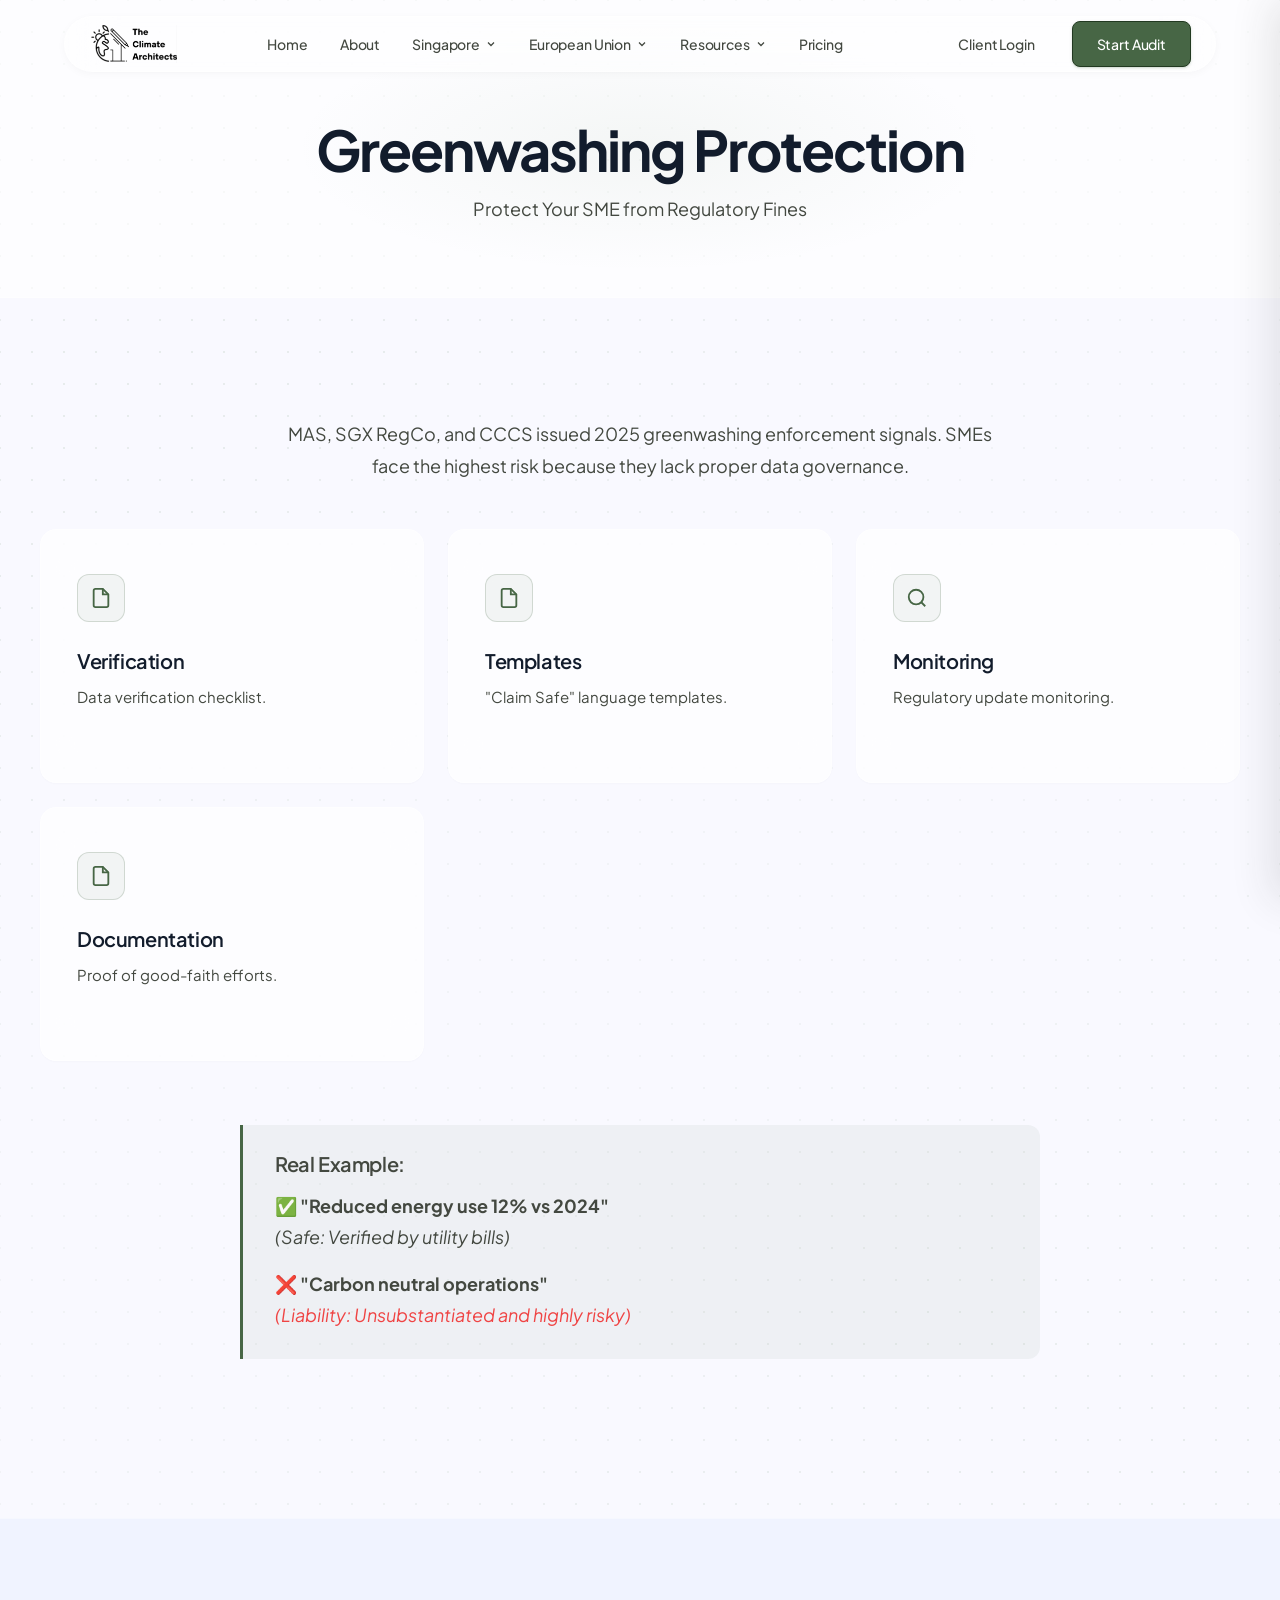
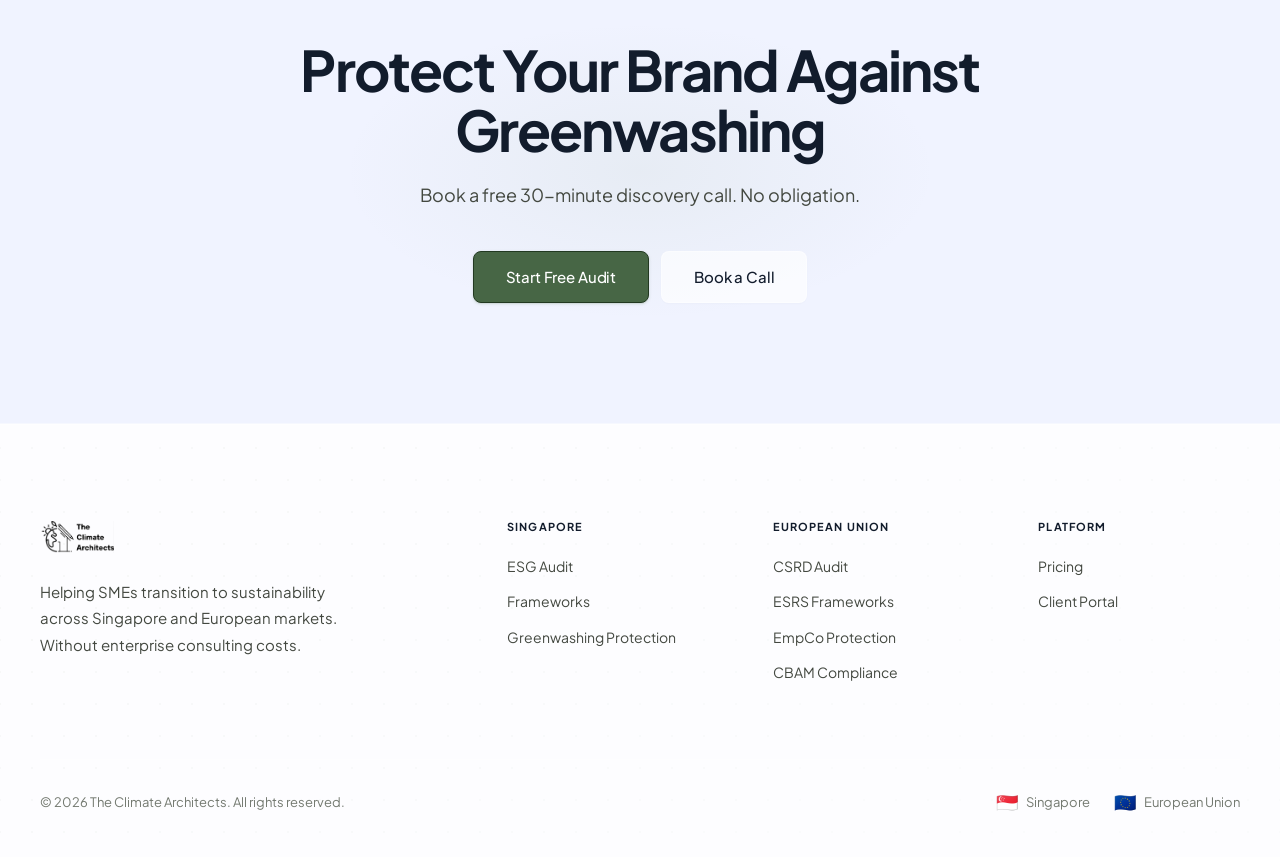
<file: public/protection.html>
<!DOCTYPE html>
<html lang="en">
<head>
    <meta charset="UTF-8">
    <meta name="viewport" content="width=device-width, initial-scale=1.0">
    <title>Greenwashing Protection | The Climate Architects</title>
    <link rel="stylesheet" href="css/theme.css?v=4.2">
    
</head>
<body>

<div id="canvas-container"></div>

<nav id="navbar">
    <div class="nav-container">
        <a href="index.html" class="logo"><img src="logo.png?v=4.2" alt="The Climate Architects Logo"></a>
        <ul class="nav-links">
            <li><a href="index.html">Home</a></li>
            <li><a href="index.html#about">About</a></li>
            
            <li>
                <button class="nav-parent">
                    Singapore <svg width="12" height="12" viewBox="0 0 24 24" fill="none" stroke="currentColor" stroke-width="2.5"><polyline points="6 9 12 15 18 9"/></svg>
                </button>
                <div class="nav-dropdown">
                    <div class="dropdown-section-label">Singapore Services</div>
                    <a href="audit.html" >ESG Readiness Audit <span class="dd-market sg">SG</span></a>
                    <a href="frameworks.html" >ESG Frameworks <span class="dd-market sg">SG</span></a>
                    <a href="protection.html" class="active">Greenwashing Protection <span class="dd-market sg">SG</span></a>
                </div>
            </li>

            <li>
                <button class="nav-parent">
                    European Union <svg width="12" height="12" viewBox="0 0 24 24" fill="none" stroke="currentColor" stroke-width="2.5"><polyline points="6 9 12 15 18 9"/></svg>
                </button>
                <div class="nav-dropdown">
                    <div class="dropdown-section-label">EU Services</div>
                    <a href="eu-audit.html">CSRD Gap Analysis <span class="dd-market eu">EU</span></a>
                    <a href="eu-frameworks.html">ESRS Frameworks <span class="dd-market eu">EU</span></a>
                    <a href="eu-protection.html">Greenwashing (EmpCo) <span class="dd-market eu">EU</span></a>
                    <a href="eu-cbam.html">CBAM Compliance <span class="dd-market eu">EU</span></a>
                </div>
            </li>
            
            <li>
                <button class="nav-parent">Resources <svg width="12" height="12" viewBox="0 0 24 24" fill="none" stroke="currentColor" stroke-width="2.5"><polyline points="6 9 12 15 18 9"/></svg></button>
                <div class="nav-dropdown">
                    <div class="dropdown-section-label">Knowledge Hub</div>
                    <a href="index.html#decarb-lab">Decarbonisation Lab</a>
                    <a href="resources.html">Templates Library</a>
                </div>
            </li>

            <li><a href="pricing.html" >Pricing</a></li>
        </ul>
        <div class="nav-cta">
            
            <a href="dashboard.html" class="btn btn-ghost-login">Client Login</a>
            <a href="dashboard.html" class="btn btn-primary">Start Audit</a>
        </div>
        <button class="mobile-toggle" aria-label="Toggle navigation" aria-expanded="false">
            <span></span>
            <span></span>
            <span></span>
        </button>
    </div>
</nav>

<!-- Mobile Navigation Drawer -->
<div class="mobile-nav-overlay" id="mobileNavOverlay"></div>
<div class="mobile-nav-drawer" id="mobileNavDrawer">
    <ul class="mobile-nav-links">
        <li><a href="index.html">Home</a></li>
        <li><a href="index.html#about">About</a></li>
        <li>
            <button>Singapore <svg width="12" height="12" viewBox="0 0 24 24" fill="none" stroke="currentColor" stroke-width="2.5"><polyline points="6 9 12 15 18 9"/></svg></button>
            <div class="mobile-sub-drawer">
                <a href="audit.html">ESG Readiness Audit</a>
                <a href="frameworks.html">ESG Frameworks</a>
                <a href="protection.html">Greenwashing Protection</a>
            </div>
        </li>
        <li>
            <button>European Union <svg width="12" height="12" viewBox="0 0 24 24" fill="none" stroke="currentColor" stroke-width="2.5"><polyline points="6 9 12 15 18 9"/></svg></button>
            <div class="mobile-sub-drawer">
                <a href="eu-audit.html">CSRD Gap Analysis</a>
                <a href="eu-frameworks.html">ESRS Frameworks</a>
                <a href="eu-protection.html">Greenwashing (EmpCo)</a>
                <a href="eu-cbam.html">CBAM Compliance</a>
            </div>
        </li>
        <li>
            <button>Resources <svg width="12" height="12" viewBox="0 0 24 24" fill="none" stroke="currentColor" stroke-width="2.5"><polyline points="6 9 12 15 18 9"/></svg></button>
            <div class="mobile-sub-drawer">
                <a href="index.html#decarb-lab">Decarbonisation Lab</a>
                <a href="resources.html">Templates Library</a>
            </div>
        </li>
        <li><a href="pricing.html">Pricing</a></li>
    </ul>
</div>


    <div class="page-header">
        <h1 class="reveal">Greenwashing Protection</h1>
        <p class="reveal delay-1">Protect Your SME from Regulatory Fines</p>
    </div>

    <section>
        <div class="section-container">
            <div class="text-content reveal">
                <p>MAS, SGX RegCo, and CCCS issued 2025 greenwashing enforcement signals. SMEs face the highest risk because they lack proper data governance.</p>
            </div>
            
            <div class="value-props">
                <div class="value-card reveal"><div class="icon-box"><svg viewBox="0 0 24 24" fill="none" stroke="currentColor" stroke-width="2"><path d="M14 2H6a2 2 0 00-2 2v16a2 2 0 002 2h12a2 2 0 002-2V8z"/><polyline points="14 2 14 8 20 8"/></svg></div><h3>Verification</h3><p>Data verification checklist.</p></div>
                <div class="value-card reveal"><div class="icon-box"><svg viewBox="0 0 24 24" fill="none" stroke="currentColor" stroke-width="2"><path d="M14 2H6a2 2 0 00-2 2v16a2 2 0 002 2h12a2 2 0 002-2V8z"/><polyline points="14 2 14 8 20 8"/></svg></div><h3>Templates</h3><p>"Claim Safe" language templates.</p></div>
                <div class="value-card reveal"><div class="icon-box"><svg viewBox="0 0 24 24" fill="none" stroke="currentColor" stroke-width="2"><circle cx="11" cy="11" r="8"/><line x1="21" y1="21" x2="16.65" y2="16.65"/></svg></div><h3>Monitoring</h3><p>Regulatory update monitoring.</p></div>
                <div class="value-card reveal"><div class="icon-box"><svg viewBox="0 0 24 24" fill="none" stroke="currentColor" stroke-width="2"><path d="M14 2H6a2 2 0 00-2 2v16a2 2 0 002 2h12a2 2 0 002-2V8z"/><polyline points="14 2 14 8 20 8"/></svg></div><h3>Documentation</h3><p>Proof of good-faith efforts.</p></div>
            </div>

            <div class="highlight-box reveal">
                <h4 style="color: var(--color-teal-700); font-size: 20px; margin-bottom: 15px;">Real Example:</h4>
                <p style="color: var(--color-slate-500); font-size: 18px; margin-bottom: 15px;"><strong>✅ "Reduced energy use 12% vs 2024"</strong><br> <em style="color: var(--color-teal-600);">(Safe: Verified by utility bills)</em></p>
                <p style="color: var(--color-slate-500); font-size: 18px;"><strong>❌ "Carbon neutral operations"</strong><br> <em style="color: #ef4444;">(Liability: Unsubstantiated and highly risky)</em></p>
            </div>
        </div>
    </section>


    <div class="cta-section">
        <div style="max-width: 720px; margin: 0 auto;" class="reveal">
            <h2>Protect Your Brand Against Greenwashing</h2>
            <p>Book a free 30-minute discovery call. No obligation.</p>
            <div style="display:flex; gap:12px; justify-content:center; flex-wrap:wrap;">
                <a href="dashboard.html" class="btn btn-primary" style="padding:13px 32px;font-size:15px;">Start Free Audit</a>
                <button class="btn btn-secondary" onclick="openModal('bookCall')" style="padding:13px 32px;font-size:15px;">Book a Call</button>
            </div>
        </div>
    </div>

    <footer>
    <div class="footer-content">
        <div>
            <a href="index.html" class="footer-logo"><img src="logo.png?v=4.2" alt="The Climate Architects Logo"></a>
            <p style="font-size: 15px; max-width: 300px;">Helping SMEs transition to sustainability across Singapore and European markets. Without enterprise consulting costs.</p>
        </div>
        <div class="footer-section">
            <h3>Singapore</h3>
            <ul class="footer-links">
                <li><a href="audit.html">ESG Audit</a></li>
                <li><a href="frameworks.html">Frameworks</a></li>
                <li><a href="protection.html">Greenwashing Protection</a></li>
            </ul>
        </div>
        <div class="footer-section">
            <h3>European Union</h3>
            <ul class="footer-links">
                <li><a href="eu-audit.html">CSRD Audit</a></li>
                <li><a href="eu-frameworks.html">ESRS Frameworks</a></li>
                <li><a href="eu-protection.html">EmpCo Protection</a></li>
                <li><a href="eu-cbam.html">CBAM Compliance</a></li>
            </ul>
        </div>
        <div class="footer-section">
            <h3>Platform</h3>
            <ul class="footer-links">
                <li><a href="pricing.html">Pricing</a></li>
                <li><a href="dashboard.html">Client Portal</a></li>
            </ul>
        </div>
    </div>
    <div class="footer-bottom">
        <span>&copy; 2026 The Climate Architects. All rights reserved.</span>
        <span style="display:flex;gap:24px;align-items:center;">
            <span style="display:flex;align-items:center;gap:8px;"><span style="font-size:18px;">🇸🇬</span> Singapore</span>
            <span style="display:flex;align-items:center;gap:8px;"><span style="font-size:18px;">🇪🇺</span> European Union</span>
        </span>
    </div>
</footer>
<script src="js/main.js?v=3.1"></script>
</body>
</html>
</file>
<file: public/css/theme.css>
/* ═══════════════════════════════════════════════════════════
   THE CLIMATE ARCHITECTS — DESIGN SYSTEM
   Inspired by: Climate Architect Pro (Stitch Horizon Remix)
   Version: 4.0 — Premium Remix
   ═══════════════════════════════════════════════════════════ */

@import url('https://fonts.googleapis.com/css2?family=Inter:wght@300;400;500;600;700&family=Plus+Jakarta+Sans:wght@300;400;500;600;700;800&display=swap');

/* ─────────────────────────────────────────
   1. DESIGN TOKENS
   ───────────────────────────────────────── */
:root {
    /* Primary Accent — Forest Green from Stitch Remix */
    --color-primary:          #476645;
    --color-primary-hover:    #304e2f;
    --color-primary-dark:     #223921;
    --color-primary-tint:     rgba(71, 102, 69, 0.06);
    --color-primary-tint2:    rgba(71, 102, 69, 0.12);
    --color-primary-border:   rgba(71, 102, 69, 0.20);
    --color-primary-glow:     rgba(71, 102, 69, 0.15);

    /* Surface Scale — Stitch Remix cool white/blue */
    --color-bg:               #f9f9ff;   /* surface — cool paper */
    --color-bg-subtle:        #f0f3ff;   /* surface-container-low */
    --color-bg-muted:         #e7eeff;   /* surface-container */
    --color-bg-card:          rgba(255, 255, 255, 0.65); /* glass card base */
    --color-bg-panel:         #f0f3ff;   /* legacy alias */
    --color-bg-white:         #FFFFFF;
    --color-bg-cream:         #f9f9ff;
    --color-bg-panel2:        #e7eeff;

    /* Borders — Glass Edge */
    --color-border:           rgba(255, 255, 255, 0.4);
    --color-border-hover:     rgba(255, 255, 255, 0.6);
    --color-border-light:     rgba(255, 255, 255, 0.3);

    /* Text Scale */
    --color-text:             #121c2c;   /* on-surface — high-contrast slate dark */
    --color-text-dark:        #121c2c;   /* legacy alias */
    --color-text-mid:         #434840;   /* on-surface-variant — soft charcoal body */
    --color-text-muted:       #737970;   /* outline */
    --color-text-light:       #939990;

    /* Fonts */
    --font-sans: 'Plus Jakarta Sans', 'Inter', sans-serif;
    --font-display: 'Plus Jakarta Sans', 'Inter', sans-serif;
    --font-mono: 'JetBrains Mono', 'Fira Code', monospace;

    /* Radius — Stitch Remix */
    --radius-sm:   4px;
    --radius-md:   8px;
    --radius-base: 12px;
    --radius-lg:   12px;
    --radius-xl:   16px;
    --radius-2xl:  16px;
    --radius-3xl:  24px;
    --radius-full: 9999px;

    /* Shadows — tonal, extremely soft */
    --shadow-xs:   0 1px 2px rgba(18, 28, 44, 0.02);
    --shadow-sm:   0 2px 8px rgba(18, 28, 44, 0.03), 0 1px 2px rgba(18, 28, 44, 0.01);
    --shadow-md:   0 8px 24px rgba(18, 28, 44, 0.04), 0 2px 8px rgba(18, 28, 44, 0.02);
    --shadow-lg:   0 20px 48px rgba(18, 28, 44, 0.05), 0 4px 16px rgba(18, 28, 44, 0.02);
    --shadow-xl:   0 32px 80px rgba(18, 28, 44, 0.06), 0 8px 32px rgba(18, 28, 44, 0.03);
    --shadow-glow: 0 0 0 1px rgba(71, 102, 69, 0.2), 0 4px 20px var(--color-primary-glow);

    /* Easing */
    --ease-out:    cubic-bezier(0.16, 1, 0.3, 1);
    --ease-spring: cubic-bezier(0.34, 1.56, 0.64, 1);
    --ease-in-out: cubic-bezier(0.4, 0, 0.2, 1);
    --transition-premium: cubic-bezier(0.16, 1, 0.3, 1);
    --transition-spring:  cubic-bezier(0.34, 1.56, 0.64, 1);

    /* Spacing Scale */
    --space-1: 4px;   --space-2: 8px;    --space-3: 12px;  --space-4: 16px;
    --space-5: 20px;  --space-6: 24px;   --space-8: 32px;  --space-10: 40px;
    --space-12: 48px; --space-16: 64px;  --space-20: 80px; --space-24: 96px;
    --space-32: 128px; --space-40: 160px;

    /* Legacy sage aliases */
    --color-primary-sage:         #476645;
    --color-primary-sage-hover:   #304e2f;
    --color-primary-sage-tint:    rgba(71, 102, 69, 0.06);
    --color-primary-sage-glow:    rgba(71, 102, 69, 0.15);
}

/* ─────────────────────────────────────────
   2. BASE RESET
   ───────────────────────────────────────── */
*, *::before, *::after {
    margin: 0;
    padding: 0;
    box-sizing: border-box;
}

html {
    scroll-behavior: smooth;
    -webkit-text-size-adjust: 100%;
    background: var(--color-bg);
}

body {
    font-family: var(--font-sans);
    font-size: 16px;
    line-height: 1.6;
    color: var(--color-text-mid);
    background: var(--color-bg);
    -webkit-font-smoothing: antialiased;
    -moz-osx-font-smoothing: grayscale;
    overflow-x: hidden;
    position: relative;
}

body::before {
    content: '';
    position: fixed;
    top: 0;
    left: 10%;
    width: 80%;
    height: 60vh;
    background: radial-gradient(circle at 50% 0%, rgba(224, 242, 254, 0.7) 0%, rgba(249, 249, 255, 0) 80%);
    pointer-events: none;
    z-index: -1;
}

body::after {
    content: '';
    position: fixed;
    bottom: -100px;
    right: 5%;
    width: 600px;
    height: 600px;
    background: radial-gradient(circle, rgba(200, 236, 194, 0.15) 0%, rgba(249, 249, 255, 0) 70%);
    pointer-events: none;
    z-index: -1;
    border-radius: 50%;
}

img, svg { display: block; max-width: 100%; }
button { cursor: pointer; font-family: inherit; }
a { text-decoration: none; color: inherit; }

/* ─────────────────────────────────────────
   3. TYPOGRAPHY — Auralis Scale
   ───────────────────────────────────────── */
h1, h2, h3, h4, h5, h6 {
    font-family: var(--font-display);
    color: var(--color-text);
    font-weight: 600;
    line-height: 1.08;
    letter-spacing: -0.03em;
}

h1 { font-size: clamp(48px, 7vw, 84px);  letter-spacing: -0.04em; font-weight: 600; line-height: 1.04; }
h2 { font-size: clamp(32px, 5vw, 56px);  letter-spacing: -0.035em; line-height: 1.08; }
h3 { font-size: clamp(20px, 2.5vw, 28px); letter-spacing: -0.025em; }
h4 { font-size: 20px; letter-spacing: -0.02em; }
h5 { font-size: 16px; letter-spacing: -0.01em; font-weight: 600; }

p { line-height: 1.75; color: var(--color-text-mid); }

/* ─────────────────────────────────────────
   4. LAYOUT
   ───────────────────────────────────────── */
.section-container {
    max-width: 1280px;
    margin: 0 auto;
    padding: 120px 40px;
}

.section-header {
    margin-bottom: 72px;
    max-width: 640px;
}

.section-header.centered {
    text-align: center;
    margin-left: auto;
    margin-right: auto;
}

/* Section Eyebrow Label */
.section-eyebrow {
    display: inline-flex;
    align-items: center;
    gap: 8px;
    background: var(--color-primary-tint);
    border: 1px solid var(--color-primary-border);
    color: var(--color-primary);
    padding: 5px 14px;
    border-radius: var(--radius-full);
    font-size: 11px;
    font-weight: 600;
    text-transform: uppercase;
    letter-spacing: 0.10em;
    margin-bottom: 20px;
}

.section-title {
    color: var(--color-text);
    margin-bottom: 16px;
}

.section-subtitle {
    font-size: 18px;
    line-height: 1.75;
    color: var(--color-text-mid);
    max-width: 560px;
}

/* ─────────────────────────────────────────
   5. NAVIGATION
   ───────────────────────────────────────── */
#navbar,
.navbar {
    position: fixed;
    top: 16px;
    left: 5%;
    right: 5%;
    width: 90%;
    max-width: 1200px;
    margin: 0 auto;
    z-index: 1000;
    background: rgba(255, 255, 255, 0.45);
    backdrop-filter: blur(24px) saturate(140%);
    -webkit-backdrop-filter: blur(24px) saturate(140%);
    border: 1px solid rgba(255, 255, 255, 0.45);
    border-radius: var(--radius-full);
    transition: all 0.4s var(--ease-out);
    box-shadow: var(--shadow-sm);
    height: 56px;
}

#navbar.scrolled,
.navbar.scrolled {
    top: 8px;
    background: rgba(255, 255, 255, 0.80);
    box-shadow: var(--shadow-md);
    border-color: rgba(255, 255, 255, 0.60);
}

.nav-container,
.nav-inner {
    padding: 0 24px;
    height: 100%;
    display: flex;
    align-items: center;
    justify-content: space-between;
    gap: 24px;
}

.logo img {
    height: 38px;
    width: auto;
    max-width: 180px;
    background: transparent !important;
    mix-blend-mode: multiply;
    transition: opacity 0.3s ease;
    display: block;
}

.nav-logo img {
    height: 32px;
    width: auto;
    mix-blend-mode: multiply;
}

.logo {
    background: transparent;
    display: flex;
    align-items: center;
    text-decoration: none;
    mix-blend-mode: multiply;
}

.footer-logo {
    mix-blend-mode: multiply;
    display: inline-block;
}

img[alt="The Climate Architects"],
img[alt="The Climate Architects Logo"],
img[alt="TCA"] {
    background: transparent !important;
    mix-blend-mode: multiply;
}

.sidebar img,
.overview-hero img,
.fab-btn img,
img[style*="invert"] {
    mix-blend-mode: screen !important;
}

.nav-links {
    display: flex;
    align-items: center;
    gap: 4px;
    list-style: none;
}

.nav-links li {
    position: relative;
}

.nav-links a,
.nav-links button,
.nav-parent {
    color: var(--color-text-mid);
    font-size: 14px;
    font-weight: 500;
    padding: 8px 14px;
    border-radius: var(--radius-md);
    background: none;
    border: none;
    transition: all 0.18s var(--ease-out);
    display: flex;
    align-items: center;
    gap: 5px;
    letter-spacing: -0.01em;
    cursor: pointer;
    font-family: inherit;
}

.nav-links a:hover,
.nav-parent:hover,
.nav-links button:hover {
    color: var(--color-text);
    background: var(--color-bg-subtle);
}

.nav-links a.active,
.nav-links button.active,
.nav-parent.active {
    color: var(--color-primary);
    background: var(--color-primary-tint);
}

.nav-cta,
.nav-actions {
    display: flex;
    align-items: center;
    gap: 12px;
}

.btn-ghost-login,
.nav-login {
    font-size: 14px;
    font-weight: 500;
    color: var(--color-text-mid);
    padding: 8px 14px;
    border-radius: var(--radius-md);
    transition: all 0.18s ease;
    background: transparent;
    border: none;
    cursor: pointer;
}

.btn-ghost-login:hover,
.nav-login:hover {
    color: var(--color-text);
    background: var(--color-bg-subtle);
}

/* Dropdown styling */
.nav-dropdown {
    position: absolute;
    top: calc(100% + 8px);
    left: 50%;
    transform: translateX(-50%) translateY(-8px);
    background: var(--color-bg-card);
    border: 1px solid var(--color-border);
    border-radius: var(--radius-xl);
    padding: 8px;
    min-width: 235px;
    box-shadow: var(--shadow-lg);
    opacity: 0;
    pointer-events: none;
    transition: all 0.22s var(--ease-out);
    z-index: 100;
    display: flex;
    flex-direction: column;
    gap: 2px;
    text-align: left;
}

.nav-links li:hover .nav-dropdown,
.nav-links li.open .nav-dropdown {
    opacity: 1;
    pointer-events: all;
    transform: translateX(-50%) translateY(0);
}

.nav-dropdown a {
    display: block;
    padding: 10px 14px;
    font-size: 13.5px;
    color: var(--color-text-mid);
    border-radius: var(--radius-md);
    transition: all 0.15s ease;
    font-weight: 500;
    text-align: left;
}

.nav-dropdown a:hover {
    color: var(--color-text);
    background: var(--color-bg-subtle);
}

.dropdown-section-label {
    font-size: 10px;
    font-weight: 700;
    text-transform: uppercase;
    letter-spacing: 0.08em;
    color: var(--color-text-muted);
    padding: 6px 14px 4px;
    text-align: left;
}

.dd-market {
    float: right;
    font-size: 9px;
    font-weight: 700;
    padding: 2px 6px;
    border-radius: 4px;
    text-transform: uppercase;
    margin-left: 8px;
    letter-spacing: 0.02em;
    display: inline-block;
}

.dd-market.sg {
    background: var(--color-primary-tint);
    color: var(--color-primary);
    border: 1px solid var(--color-primary-border);
}

.dd-market.eu {
    background: var(--color-bg-muted);
    color: var(--color-text-mid);
    border: 1px solid var(--color-border);
}

/* ─────────────────────────────────────────
   6. BUTTONS
   ───────────────────────────────────────── */
.btn {
    display: inline-flex;
    align-items: center;
    justify-content: center;
    gap: 8px;
    padding: 11px 24px;
    font-family: var(--font-sans);
    font-size: 14px;
    font-weight: 500;
    letter-spacing: -0.01em;
    border-radius: var(--radius-md);
    border: 1px solid transparent;
    cursor: pointer;
    text-decoration: none;
    transition: all 0.2s var(--ease-out);
    white-space: nowrap;
    position: relative;
    overflow: hidden;
}

.btn-primary {
    background: var(--color-primary);
    color: #FFFFFF;
    border-color: var(--color-primary-dark);
    box-shadow: 0 1px 3px rgba(122, 155, 118, 0.3), 0 1px 1px rgba(0,0,0,0.05);
}

.btn-primary:hover {
    background: var(--color-primary-hover);
    border-color: var(--color-primary-dark);
    transform: translateY(-1px);
    box-shadow: 0 4px 16px rgba(122, 155, 118, 0.25), 0 2px 4px rgba(0,0,0,0.06);
}

.btn-primary:active {
    transform: translateY(0);
    box-shadow: 0 1px 3px rgba(122, 155, 118, 0.2);
}

.btn-secondary {
    background: var(--color-bg-card);
    color: var(--color-text);
    border-color: var(--color-border);
    box-shadow: var(--shadow-xs);
}

.btn-secondary:hover {
    background: var(--color-bg-subtle);
    border-color: var(--color-border-hover);
    transform: translateY(-1px);
    box-shadow: var(--shadow-sm);
}

.btn-outline {
    background: transparent;
    color: var(--color-text);
    border-color: var(--color-border);
}

.btn-outline:hover {
    background: var(--color-bg-subtle);
    border-color: var(--color-border-hover);
    transform: translateY(-1px);
}

.btn-ghost {
    background: transparent;
    color: var(--color-text-mid);
    border-color: transparent;
    padding: 8px 14px;
}

.btn-ghost:hover {
    background: var(--color-bg-subtle);
    color: var(--color-text);
}

.btn-lg {
    padding: 14px 32px;
    font-size: 15px;
    font-weight: 600;
    letter-spacing: -0.015em;
}

.btn-sm {
    padding: 7px 14px;
    font-size: 13px;
}

/* ─────────────────────────────────────────
   7. CARDS & GLASS PANELS
   ───────────────────────────────────────── */
.card,
.card-panel,
.value-card,
.action-grid,
.chamber-card,
.sme-box,
.testimonial-modern,
.modal-box {
    backdrop-filter: blur(24px) saturate(120%);
    -webkit-backdrop-filter: blur(24px) saturate(120%);
}

.card {
    background: var(--color-bg-card);
    border: 1px solid var(--color-border);
    border-radius: var(--radius-2xl);
    padding: 40px;
    transition: all 0.25s var(--ease-out);
    box-shadow: var(--shadow-xs);
}

.card:hover {
    border-color: var(--color-border-hover);
    box-shadow: var(--shadow-md);
    transform: translateY(-3px);
}

.card-panel {
    background: var(--color-bg-subtle);
    border: 1px solid var(--color-border);
    border-radius: var(--radius-2xl);
    padding: 40px;
}

/* ─────────────────────────────────────────
   8. HERO SECTION
   ───────────────────────────────────────── */
.hero-section {
    min-height: 100vh;
    display: flex;
    align-items: center;
    position: relative;
    overflow: hidden;
    background: var(--color-bg);
}

/* Dot grid background */
#canvas-container {
    position: absolute;
    inset: 0;
    pointer-events: none;
    z-index: 0;
    overflow: hidden;
}

/* Static CSS fallback dot grid */
.canvas-container-fallback {
    background-image: radial-gradient(circle, rgba(122,155,118,0.12) 1px, transparent 1px);
    background-size: 28px 28px;
}

/* Hero layout */
.hero {
    min-height: 100vh;
    display: flex;
    align-items: center;
    padding: 140px 40px 100px;
    position: relative;
    z-index: 10;
    overflow: hidden;
}

/* Organic Codex sky blue/purple glow backdrop */
.hero::before {
    content: '';
    position: absolute;
    top: -20%;
    left: -10%;
    width: 120%;
    height: 140%;
    background: 
        radial-gradient(circle at 15% 20%, rgba(186, 230, 253, 0.75) 0%, transparent 50%),
        radial-gradient(circle at 85% 15%, rgba(196, 181, 253, 0.55) 0%, transparent 60%),
        radial-gradient(circle at 50% -10%, rgba(224, 242, 254, 0.95) 0%, transparent 70%),
        radial-gradient(circle at 60% 60%, rgba(238, 242, 255, 0.8) 0%, transparent 50%);
    filter: blur(100px);
    z-index: -1;
    pointer-events: none;
    animation: slow-glow-movement 20s ease-in-out infinite alternate;
}

@keyframes slow-glow-movement {
    0% { transform: scale(1) translate(0, 0); }
    100% { transform: scale(1.05) translate(1%, 1%); }
}

.hero-container {
    max-width: 1280px;
    margin: 0 auto;
    width: 100%;
    display: grid;
    grid-template-columns: 1fr 1fr;
    gap: 80px;
    align-items: center;
    position: relative;
    z-index: 2;
}

.hero-content-box { max-width: 640px; }

.hero-eyebrow {
    display: inline-flex;
    align-items: center;
    gap: 8px;
    background: var(--color-primary-tint);
    border: 1px solid var(--color-primary-border);
    color: var(--color-primary);
    padding: 5px 14px;
    border-radius: var(--radius-full);
    font-size: 11px;
    font-weight: 600;
    text-transform: uppercase;
    letter-spacing: 0.10em;
    margin-bottom: 28px;
    animation: fadeInDown 0.7s var(--ease-out) 0.1s both;
}

.hero-eyebrow-dot {
    width: 5px;
    height: 5px;
    background: var(--color-primary);
    border-radius: 50%;
    animation: pulse-dot 2s ease infinite;
}

.hero h1 {
    font-size: clamp(32px, 4.2vw, 50px);
    font-weight: 500;
    line-height: 1.18;
    letter-spacing: -0.025em;
    color: var(--color-text);
    margin-bottom: 24px;
    animation: fadeInUp 0.8s var(--ease-out) 0.2s both;
}

.hero h1 em {
    font-style: italic;
    font-family: Georgia, 'Playfair Display', serif;
    font-weight: 400;
    color: var(--color-primary);
}

.hero-subheading {
    font-size: 18px;
    line-height: 1.75;
    color: var(--color-text-mid);
    max-width: 520px;
    margin-bottom: 44px;
    animation: fadeInUp 0.8s var(--ease-out) 0.3s both;
}

.hero-ctas {
    display: flex;
    gap: 12px;
    flex-wrap: wrap;
    margin-bottom: 56px;
    animation: fadeInUp 0.8s var(--ease-out) 0.42s both;
}

.hero-trust {
    font-size: 11px;
    color: var(--color-text-muted);
    font-weight: 600;
    text-transform: uppercase;
    letter-spacing: 0.12em;
    margin-bottom: 16px;
    display: block;
    animation: fadeInUp 0.7s var(--ease-out) 0.56s both;
}

.hero-markets {
    display: flex;
    gap: 12px;
    flex-wrap: wrap;
    animation: fadeInUp 0.7s var(--ease-out) 0.64s both;
}

.hero-market-btn {
    display: flex;
    align-items: center;
    gap: 12px;
    background: var(--color-bg-card);
    border: 1px solid var(--color-border);
    border-radius: var(--radius-xl);
    padding: 14px 20px;
    cursor: pointer;
    text-decoration: none;
    transition: all 0.22s var(--ease-out);
    box-shadow: var(--shadow-xs);
}

.hero-market-btn:hover {
    border-color: var(--color-primary-border);
    transform: translateY(-2px);
    box-shadow: var(--shadow-sm);
}

.hm-flag { font-size: 22px; }
.hm-text { text-align: left; }

.hm-title {
    font-size: 13px;
    font-weight: 600;
    color: var(--color-text);
    letter-spacing: -0.01em;
    display: block;
}

.hm-sub {
    font-size: 11px;
    color: var(--color-text-muted);
    margin-top: 2px;
    display: block;
}

/* Hero Graphic - Animated Radar Chart */
.hero-graphic {
    display: flex;
    align-items: center;
    justify-content: center;
    position: relative;
    animation: fadeInRight 0.9s var(--ease-out) 0.4s both;
}

.radar-wrapper {
    position: relative;
    width: 100%;
    aspect-ratio: 1/1;
    max-width: 440px;
    margin: 0 auto;
    display: flex;
    align-items: center;
    justify-content: center;
    background: rgba(255, 255, 255, 0.45);
    backdrop-filter: blur(28px) saturate(130%);
    -webkit-backdrop-filter: blur(28px) saturate(130%);
    border: 1px solid rgba(255, 255, 255, 0.45);
    border-radius: 50%;
    padding: 32px;
    box-shadow: var(--shadow-md);
    transition: all 0.4s var(--ease-out);
}

.radar-wrapper:hover {
    box-shadow: var(--shadow-lg);
    border-color: rgba(255, 255, 255, 0.65);
    transform: translateY(-2px);
}

.radar-svg {
    width: 100%;
    height: auto;
    opacity: 0.85;
    color: var(--color-primary);
}

/* Concentric dashed circles crawling animation */
.radar-circle-dashed {
    stroke: var(--color-primary);
    opacity: 0.25;
}
.radar-circle-dashed.outer {
    animation: rotate-dashed-clockwise 60s linear infinite;
}
.radar-circle-dashed.middle {
    animation: rotate-dashed-counter 40s linear infinite;
}
.radar-circle-dashed.inner {
    animation: rotate-dashed-clockwise 25s linear infinite;
}

@keyframes rotate-dashed-clockwise {
    to { stroke-dashoffset: -100; }
}
@keyframes rotate-dashed-counter {
    to { stroke-dashoffset: 100; }
}

/* Radar Sweep Line Animation */
.radar-sweep {
    transform-origin: 200px 200px;
    animation: radar-sweep-rotate 8s linear infinite;
    stroke: var(--color-primary);
}
@keyframes radar-sweep-rotate {
    0% { transform: rotate(0deg); }
    100% { transform: rotate(360deg); }
}

/* Radar Axis Lines */
.radar-axis {
    stroke: var(--color-primary);
    opacity: 0.15;
}

/* Radar Polygon Breathing */
.radar-polygon {
    transform-origin: 200px 200px;
    stroke: var(--color-primary);
    animation: radar-poly-breathe 8s ease-in-out infinite;
}
@keyframes radar-poly-breathe {
    0%, 100% { transform: scale(1); opacity: 0.8; }
    50% { transform: scale(1.03); opacity: 0.95; }
}

/* Pulsing radar dots */
.radar-dot {
    transform-origin: center;
    animation: radar-dot-pulse 3s infinite ease-in-out;
}
.radar-dot:nth-child(even) {
    animation-delay: 1.5s;
}

@keyframes radar-dot-pulse {
    0%, 100% { transform: scale(1); opacity: 0.7; }
    50% { transform: scale(1.4); opacity: 1; fill: var(--color-primary-hover); }
}

/* Labels layout */
.radar-label {
    position: absolute;
    font-size: 10px;
    font-weight: 700;
    font-family: var(--font-sans);
    text-transform: uppercase;
    letter-spacing: 0.12em;
    color: var(--color-text-mid);
    user-select: none;
    pointer-events: none;
    transition: all 0.3s var(--ease-out);
}

.label-csrd  { top: 5%; left: 50%; transform: translateX(-50%); }
.label-cbam  { top: 22%; right: 10%; }
.label-csddd { bottom: 20%; right: 12%; }
.label-empco { bottom: 5%; left: 50%; transform: translateX(-50%); }
.label-eca   { top: 50%; left: 10%; transform: translateY(-50%); }
.label-nea   { top: 25%; left: 12%; }
.label-sgx   { top: 12%; left: 25%; }
.label-tca   { 
    top: 50%; 
    left: 50%; 
    transform: translate(-50%, -50%); 
    background: rgba(255, 255, 255, 0.95); 
    border: 1px solid var(--color-primary-border); 
    padding: 3px 8px; 
    border-radius: var(--radius-sm); 
    color: var(--color-primary); 
    font-weight: 800;
    box-shadow: var(--shadow-sm);
    z-index: 5;
}


/* ─────────────────────────────────────────
   9. STATS STRIP
   ───────────────────────────────────────── */
.stats-strip {
    background: var(--color-bg-card);
    border-top: 1px solid var(--color-border);
    border-bottom: 1px solid var(--color-border);
    padding: 64px 40px;
    position: relative;
    z-index: 10;
}

.stats-inner {
    max-width: 1280px;
    margin: 0 auto;
    display: grid;
    grid-template-columns: repeat(4, 1fr);
    gap: 0;
}

.stat-item {
    text-align: center;
    padding: 0 32px;
    border-right: 1px solid var(--color-border);
}

.stat-item:last-child { border-right: none; }

.stat-num {
    font-size: clamp(36px, 4vw, 56px);
    font-weight: 700;
    color: var(--color-text);
    line-height: 1;
    margin-bottom: 10px;
    letter-spacing: -0.04em;
    font-variant-numeric: tabular-nums;
}

.stat-label {
    font-size: 12px;
    color: var(--color-primary);
    font-weight: 600;
    text-transform: uppercase;
    letter-spacing: 0.1em;
}

/* ─────────────────────────────────────────
   10. SECTION ALTERNATION
   ───────────────────────────────────────── */
section { position: relative; }

section:nth-child(even) .section-bg { background: var(--color-bg-subtle); }

.section-divider {
    height: 1px;
    background: var(--color-border);
    margin: 0;
}

/* ─────────────────────────────────────────
   11. VALUE / FEATURE CARDS
   ───────────────────────────────────────── */
.value-props {
    display: grid;
    grid-template-columns: repeat(auto-fit, minmax(300px, 1fr));
    gap: 24px;
    margin-bottom: 64px;
}

.value-card {
    background: var(--color-bg-card);
    padding: 44px 36px;
    border-radius: var(--radius-2xl);
    border: 1px solid var(--color-border);
    transition: all 0.25s var(--ease-out);
    box-shadow: var(--shadow-xs);
    display: flex;
    flex-direction: column;
    position: relative;
    overflow: hidden;
}

.value-card::before {
    content: '';
    position: absolute;
    inset: 0;
    background: radial-gradient(ellipse at 0% 0%, var(--color-primary-tint) 0%, transparent 60%);
    opacity: 0;
    transition: opacity 0.35s ease;
    pointer-events: none;
}

.value-card:hover {
    border-color: var(--color-primary-border);
    box-shadow: var(--shadow-glow);
    transform: translateY(-4px);
}

.value-card:hover::before { opacity: 1; }

.value-icon,
.icon-box {
    width: 48px;
    height: 48px;
    background: var(--color-primary-tint);
    border: 1px solid var(--color-primary-border);
    border-radius: var(--radius-lg);
    display: flex;
    align-items: center;
    justify-content: center;
    margin-bottom: 28px;
    flex-shrink: 0;
    transition: all 0.25s var(--ease-out);
}

.value-icon svg,
.icon-box svg {
    width: 22px;
    height: 22px;
    color: var(--color-primary);
    transition: color 0.22s ease;
}

.value-card:hover .value-icon,
.value-card:hover .icon-box {
    background: var(--color-primary);
    border-color: var(--color-primary);
}

.value-card:hover .value-icon svg,
.value-card:hover .icon-box svg { color: #FFF; }

.value-card h3 {
    font-size: 20px;
    font-weight: 600;
    margin-bottom: 12px;
    color: var(--color-text);
    letter-spacing: -0.02em;
}

.value-card p {
    font-size: 15px;
    color: var(--color-text-mid);
    line-height: 1.75;
    flex-grow: 1;
    margin-bottom: 28px;
}

/* Market Badges */
.badge-sg,
.badge-eu {
    display: inline-flex;
    align-items: center;
    gap: 4px;
    font-size: 10px;
    font-weight: 700;
    padding: 3px 10px;
    border-radius: var(--radius-full);
    letter-spacing: 0.05em;
    text-transform: uppercase;
}

.badge-sg {
    background: var(--color-primary-tint);
    color: var(--color-primary);
    border: 1px solid var(--color-primary-border);
}

.badge-eu {
    background: var(--color-bg-muted);
    color: var(--color-text-mid);
    border: 1px solid var(--color-border);
}

/* ─────────────────────────────────────────
   12. ACTION GRID (Solutions)
   ───────────────────────────────────────── */
.action-grid {
    display: grid;
    grid-template-columns: repeat(auto-fit, minmax(260px, 1fr));
    border: 1px solid var(--color-border);
    border-radius: var(--radius-2xl);
    overflow: hidden;
    background: var(--color-bg-card);
    box-shadow: var(--shadow-xs);
}

.action-card {
    padding: 44px 36px;
    border-right: 1px solid var(--color-border);
    border-bottom: 1px solid var(--color-border);
    position: relative;
    transition: background 0.2s ease;
    display: flex;
    flex-direction: column;
}

.action-card:last-child { border-right: none; }
.action-card:hover { background: var(--color-bg-subtle); }

.action-card::before {
    content: '';
    position: absolute;
    left: 0; top: 0; bottom: 0;
    width: 2px;
    background: var(--color-primary);
    opacity: 0;
    transition: opacity 0.22s ease;
}

.action-card:hover::before { opacity: 1; }

.action-card h3 {
    font-size: 19px;
    font-weight: 600;
    color: var(--color-text);
    margin-bottom: 14px;
    padding-right: 36px;
    letter-spacing: -0.02em;
}

.action-card p {
    font-size: 14px;
    color: var(--color-text-mid);
    line-height: 1.7;
}

.action-arrow {
    position: absolute;
    top: 44px;
    right: 36px;
    color: var(--color-text-muted);
    opacity: 0.35;
    transition: all 0.22s ease;
    font-size: 18px;
}

.action-card:hover .action-arrow {
    opacity: 1;
    color: var(--color-primary);
    transform: translate(2px, -2px);
}

/* ─────────────────────────────────────────
   13. SME ABOUT BOX
   ───────────────────────────────────────── */
.sme-box {
    background: var(--color-bg-card);
    border: 1px solid var(--color-border);
    border-radius: var(--radius-3xl);
    padding: 64px;
    box-shadow: var(--shadow-xs);
}

.sme-box .section-eyebrow { margin-bottom: 20px; }
.sme-box .section-title   { margin-bottom: 8px; }

.sme-box p {
    font-size: 16px;
    color: var(--color-text-mid);
    max-width: 780px;
    line-height: 1.8;
}

.sme-box p + p { margin-top: 20px; }
.sme-box p strong { color: var(--color-text); font-weight: 600; }

/* ─────────────────────────────────────────
   14. CHAMBER CARDS
   ───────────────────────────────────────── */
.chamber-cards {
    display: grid;
    grid-template-columns: 1fr 1fr;
    gap: 24px;
}

.chamber-card {
    border-radius: var(--radius-2xl);
    padding: 48px;
    text-decoration: none;
    transition: all 0.25s var(--ease-out);
    display: block;
    border: 1px solid var(--color-border);
    background: var(--color-bg-card);
    box-shadow: var(--shadow-xs);
    position: relative;
    overflow: hidden;
}

.chamber-card::before {
    content: '';
    position: absolute;
    inset: 0;
    opacity: 0;
    transition: opacity 0.3s ease;
}

.chamber-card.sg::before {
    background: radial-gradient(ellipse at 100% 0%, rgba(122,155,118,0.06) 0%, transparent 60%);
}

.chamber-card:hover { transform: translateY(-4px); box-shadow: var(--shadow-lg); }
.chamber-card:hover::before { opacity: 1; }

.chamber-card.sg:hover { border-color: var(--color-primary-border); }
.chamber-card.eu:hover { border-color: var(--color-border-hover); }

.cc-flag {
    font-size: 28px;
    margin-bottom: 24px;
    display: inline-flex;
    align-items: center;
    justify-content: center;
    background: var(--color-bg-subtle);
    width: 56px;
    height: 56px;
    border-radius: var(--radius-xl);
    border: 1px solid var(--color-border);
}

.cc-title {
    font-size: 24px;
    font-weight: 700;
    margin-bottom: 12px;
    color: var(--color-text);
    letter-spacing: -0.025em;
}

.cc-desc {
    font-size: 15px;
    line-height: 1.75;
    margin-bottom: 28px;
    color: var(--color-text-mid);
}

.cc-regs { display: flex; flex-wrap: wrap; gap: 6px; }

.cc-reg-tag {
    font-size: 11px;
    font-weight: 600;
    padding: 4px 12px;
    border-radius: var(--radius-full);
    border: 1px solid var(--color-border);
    letter-spacing: 0.02em;
    background: var(--color-bg-subtle);
    color: var(--color-text-mid);
}

.chamber-card.sg .cc-reg-tag {
    background: var(--color-primary-tint);
    color: var(--color-primary);
    border-color: var(--color-primary-border);
}

.cc-arrow {
    display: inline-flex;
    align-items: center;
    gap: 8px;
    font-size: 13px;
    font-weight: 600;
    margin-top: 32px;
    transition: gap 0.2s ease;
    letter-spacing: -0.01em;
}

.chamber-card.sg .cc-arrow { color: var(--color-primary); }
.chamber-card.eu .cc-arrow { color: var(--color-text); }
.chamber-card:hover .cc-arrow { gap: 14px; }

/* ─────────────────────────────────────────
   15. REGULATIONS TABS
   ───────────────────────────────────────── */
.chambers-strip {
    background: var(--color-bg-card);
    border-bottom: 1px solid var(--color-border);
    position: sticky;
    top: 64px;
    z-index: 100;
}

.cs-inner {
    max-width: 1280px;
    margin: 0 auto;
    padding: 0 40px;
    display: flex;
    gap: 0;
    overflow-x: auto;
}

.cs-tab {
    padding: 18px 24px;
    font-size: 13px;
    font-weight: 500;
    color: var(--color-text-mid);
    cursor: pointer;
    display: flex;
    align-items: center;
    gap: 8px;
    transition: color 0.18s ease;
    background: none;
    border: none;
    border-bottom: 2px solid transparent;
    font-family: var(--font-sans);
    letter-spacing: -0.01em;
    white-space: nowrap;
}

.cs-tab:hover { color: var(--color-text); }

.cs-tab.active {
    color: var(--color-primary);
    border-bottom-color: var(--color-primary);
    font-weight: 600;
}

.chamber-content { display: none; }

.chamber-content.active {
    display: block;
    animation: fadeUp 0.35s var(--ease-out);
}

@keyframes fadeUp {
    from { opacity: 0; transform: translateY(10px); }
    to   { opacity: 1; transform: translateY(0); }
}

/* ─────────────────────────────────────────
   16. REGULATION TABLE
   ───────────────────────────────────────── */
.reg-table-wrap {
    background: var(--color-bg-card);
    border-radius: var(--radius-2xl);
    border: 1px solid var(--color-border);
    box-shadow: var(--shadow-xs);
    overflow: hidden;
    margin-bottom: 28px;
}

.reg-table {
    width: 100%;
    border-collapse: collapse;
}

.reg-table th {
    padding: 16px 24px;
    text-align: left;
    font-size: 11px;
    font-weight: 600;
    text-transform: uppercase;
    letter-spacing: 0.08em;
    background: var(--color-bg-subtle);
    color: var(--color-text-muted);
    border-bottom: 1px solid var(--color-border);
}

.reg-table td {
    padding: 18px 24px;
    font-size: 14px;
    border-bottom: 1px solid var(--color-border);
    vertical-align: top;
    color: var(--color-text-mid);
    transition: background 0.15s ease;
}

.reg-table td:first-child { font-weight: 600; color: var(--color-text); }
.reg-table tr:last-child td { border-bottom: none; }
.reg-table tr:hover td { background: var(--color-bg-subtle); }

.reg-badge {
    display: inline-flex;
    align-items: center;
    gap: 4px;
    padding: 3px 10px;
    border-radius: var(--radius-full);
    font-size: 10px;
    font-weight: 700;
    text-transform: uppercase;
    letter-spacing: 0.05em;
    border: 1px solid transparent;
}

.rb-binding  { background: rgba(220,38,38,0.07);   color: #c53030; border-color: rgba(220,38,38,0.15); }
.rb-upcoming { background: rgba(217,119,6,0.07);   color: #b45309; border-color: rgba(217,119,6,0.15); }
.rb-active   { background: rgba(37,99,235,0.07);   color: #1d4ed8; border-color: rgba(37,99,235,0.15); }
.rb-pending  { background: rgba(107,114,128,0.07); color: #4b5563; border-color: rgba(107,114,128,0.15); }

/* ─────────────────────────────────────────
   17. TESTIMONIAL
   ───────────────────────────────────────── */
.testimonial-modern {
    background: var(--color-bg-card);
    border-radius: var(--radius-3xl);
    padding: 72px 64px;
    margin: 0 auto;
    max-width: 860px;
    position: relative;
    text-align: center;
    border: 1px solid var(--color-border);
    box-shadow: var(--shadow-sm);
}

.testimonial-modern::before {
    content: '\201C';
    position: absolute;
    top: 24px;
    left: 50%;
    transform: translateX(-50%);
    font-size: 100px;
    color: var(--color-primary-tint2);
    font-family: Georgia, serif;
    line-height: 1;
    pointer-events: none;
}

.testimonial-modern p {
    font-size: 22px;
    font-style: italic;
    color: var(--color-text);
    line-height: 1.65;
    font-weight: 500;
    position: relative;
    z-index: 1;
}

.testimonial-modern span {
    display: block;
    margin-top: 24px;
    color: var(--color-primary);
    font-weight: 600;
    font-size: 12px;
    text-transform: uppercase;
    letter-spacing: 0.12em;
}

/* ─────────────────────────────────────────
   18. VIDEO WRAPPER
   ───────────────────────────────────────── */
.video-wrapper {
    position: relative;
    padding-bottom: 56.25%;
    height: 0;
    overflow: hidden;
    border-radius: var(--radius-2xl);
    background: #111;
    box-shadow: var(--shadow-xl);
    border: 1px solid var(--color-border);
}

.video-wrapper iframe {
    position: absolute;
    top: 0; left: 0;
    width: 100%; height: 100%;
    border: 0;
}

/* ─────────────────────────────────────────
   19. DECARBONISATION BANNER
   ───────────────────────────────────────── */
.decarb-banner {
    background: var(--color-primary);
    border-radius: var(--radius-3xl);
    padding: 72px 64px;
    display: flex;
    align-items: center;
    justify-content: space-between;
    flex-wrap: wrap;
    gap: 40px;
    position: relative;
    overflow: hidden;
}

.decarb-banner::before {
    content: '';
    position: absolute;
    top: -40%;
    right: -10%;
    width: 400px;
    height: 400px;
    border-radius: 50%;
    background: rgba(255,255,255,0.05);
    pointer-events: none;
}

.decarb-banner::after {
    content: '';
    position: absolute;
    bottom: -60%;
    right: 10%;
    width: 300px;
    height: 300px;
    border-radius: 50%;
    background: rgba(255,255,255,0.04);
    pointer-events: none;
}

.decarb-banner h2 {
    font-size: clamp(24px, 3vw, 36px);
    font-weight: 700;
    margin-bottom: 16px;
    color: #FFFFFF;
    letter-spacing: -0.03em;
}

.decarb-banner > div > p {
    font-size: 16px;
    color: rgba(255, 255, 255, 0.80);
    margin-bottom: 28px;
    line-height: 1.7;
    max-width: 540px;
}

.decarb-banner .btn-primary {
    background: #FFFFFF;
    color: var(--color-primary);
    border-color: rgba(255,255,255,0.3);
    box-shadow: none;
}

.decarb-banner .btn-primary:hover {
    background: var(--color-bg);
    box-shadow: 0 4px 20px rgba(0,0,0,0.10);
}

.decarb-books {
    display: flex;
    gap: 16px;
    align-items: flex-end;
    position: relative;
    z-index: 1;
}

.decarb-book {
    border-radius: 8px;
    border: 2px solid rgba(255,255,255,0.25);
}

.decarb-book:nth-child(1) {
    width: 72px; height: 112px;
    background: rgba(255,255,255,0.15);
    transform: rotate(-5deg);
}

.decarb-book:nth-child(2) {
    width: 72px; height: 112px;
    background: rgba(255,255,255,0.10);
    transform: translateY(-10px);
}

/* ─────────────────────────────────────────
   20. CTA SECTION
   ───────────────────────────────────────── */
.cta-section {
    background: var(--color-bg-subtle);
    border-top: 1px solid var(--color-border);
    border-bottom: 1px solid var(--color-border);
    padding: 120px 40px;
    position: relative;
    z-index: 10;
    text-align: center;
    overflow: hidden;
}

/* Radial glow background */
.cta-section::before {
    content: '';
    position: absolute;
    top: 50%;
    left: 50%;
    transform: translate(-50%, -50%);
    width: 600px;
    height: 300px;
    background: radial-gradient(ellipse, rgba(122,155,118,0.08) 0%, transparent 70%);
    pointer-events: none;
}

.cta-section h2 {
    font-size: clamp(32px, 5vw, 56px);
    font-weight: 700;
    color: var(--color-text);
    margin-bottom: 20px;
    letter-spacing: -0.035em;
    position: relative;
}

.cta-section p {
    font-size: 18px;
    color: var(--color-text-mid);
    margin-bottom: 40px;
    line-height: 1.7;
    max-width: 480px;
    margin-left: auto;
    margin-right: auto;
    position: relative;
}

/* ─────────────────────────────────────────
   21. FOOTER
   ───────────────────────────────────────── */
footer {
    background: var(--color-bg-card);
    border-top: 1px solid var(--color-border);
    padding: 96px 40px 40px;
    position: relative;
    z-index: 10;
}

.footer-content {
    max-width: 1280px;
    margin: 0 auto;
    display: grid;
    grid-template-columns: 2fr 1fr 1fr 1fr;
    gap: 64px;
    margin-bottom: 64px;
}

.footer-logo img {
    height: 32px;
    width: auto;
    max-width: 200px;
    margin-bottom: 20px;
    display: block;
    mix-blend-mode: multiply;
}

.footer-tagline {
    font-size: 14px;
    line-height: 1.75;
    max-width: 260px;
    color: var(--color-text-mid);
}

.footer-section h3 {
    margin-bottom: 20px;
    font-size: 11px;
    font-weight: 700;
    text-transform: uppercase;
    letter-spacing: 0.10em;
    color: var(--color-text);
}

.footer-links { list-style: none; }
.footer-links li { margin-bottom: 10px; }

.footer-links a {
    color: var(--color-text-mid);
    text-decoration: none;
    font-size: 14px;
    transition: color 0.15s ease;
}

.footer-links a:hover { color: var(--color-primary); }

.footer-bottom {
    max-width: 1280px;
    margin: 0 auto;
    border-top: 1px solid var(--color-border);
    padding-top: 28px;
    display: flex;
    justify-content: space-between;
    align-items: center;
    flex-wrap: wrap;
    gap: 16px;
    font-size: 13px;
    color: var(--color-text-muted);
}

/* ─────────────────────────────────────────
   22. PAGE HEADER (inner pages)
   ───────────────────────────────────────── */
.page-header {
    background: var(--color-bg-card);
    border-bottom: 1px solid var(--color-border);
    padding: 120px 40px 72px;
    text-align: center;
    position: relative;
    z-index: 10;
    overflow: hidden;
}

.page-header::before {
    content: '';
    position: absolute;
    top: 50%;
    left: 50%;
    transform: translate(-50%, -50%);
    width: 700px;
    height: 250px;
    background: radial-gradient(ellipse, rgba(122,155,118,0.07) 0%, transparent 70%);
    pointer-events: none;
}

.page-header h1 {
    font-size: clamp(36px, 5vw, 56px);
    font-weight: 700;
    margin-bottom: 16px;
    letter-spacing: -0.035em;
    color: var(--color-text);
    position: relative;
}

.page-header p {
    font-size: 18px;
    color: var(--color-text-mid);
    max-width: 560px;
    margin: 0 auto;
    line-height: 1.7;
    position: relative;
}

/* ─────────────────────────────────────────
   23. FRAMEWORK TABLE (inner pages)
   ───────────────────────────────────────── */
.framework-table {
    width: 100%;
    border-collapse: separate;
    border-spacing: 0;
    margin: 32px 0;
    background: var(--color-bg-card);
    box-shadow: var(--shadow-sm);
    border-radius: var(--radius-2xl);
    border: 1px solid var(--color-border);
    overflow: hidden;
}

.framework-table th,
.framework-table td {
    padding: 18px 24px;
    text-align: left;
    border-bottom: 1px solid var(--color-border);
}

.framework-table th {
    background: var(--color-bg-subtle);
    color: var(--color-text-muted);
    font-size: 11px;
    font-weight: 600;
    text-transform: uppercase;
    letter-spacing: 0.08em;
}

.framework-table td {
    font-size: 14px;
    color: var(--color-text-mid);
}

.framework-table td:first-child { font-weight: 600; color: var(--color-text); }
.framework-table tr:last-child td { border-bottom: none; }
.framework-table tr:hover td { background: var(--color-bg-subtle); }

/* ─────────────────────────────────────────
   24. PRICING CARDS (inner pages)
   ───────────────────────────────────────── */
.pricing-grid {
    display: grid;
    grid-template-columns: repeat(auto-fit, minmax(320px, 1fr));
    gap: 24px;
    margin-top: 48px;
}

.pricing-card {
    background: var(--color-bg-card);
    border: 1px solid var(--color-border);
    border-radius: var(--radius-2xl);
    padding: 44px 40px;
    transition: all 0.25s var(--ease-out);
    box-shadow: var(--shadow-xs);
    position: relative;
    overflow: hidden;
}

.pricing-card.featured {
    border-color: var(--color-primary-border);
    background: linear-gradient(145deg, rgba(122,155,118,0.05) 0%, var(--color-bg-card) 50%);
    box-shadow: var(--shadow-glow);
}

.pricing-card:hover {
    transform: translateY(-4px);
    box-shadow: var(--shadow-md);
}

.pricing-card.featured:hover {
    box-shadow: var(--shadow-glow), var(--shadow-md);
}

.pricing-badge {
    display: inline-flex;
    align-items: center;
    gap: 4px;
    background: var(--color-primary);
    color: #FFF;
    font-size: 10px;
    font-weight: 700;
    padding: 4px 12px;
    border-radius: var(--radius-full);
    letter-spacing: 0.06em;
    text-transform: uppercase;
    margin-bottom: 20px;
}

.pricing-card h3 {
    font-size: 22px;
    font-weight: 700;
    letter-spacing: -0.025em;
    margin-bottom: 8px;
}

.pricing-amount {
    font-size: 48px;
    font-weight: 700;
    letter-spacing: -0.04em;
    color: var(--color-text);
    line-height: 1;
    margin-bottom: 6px;
}

.pricing-amount span {
    font-size: 18px;
    font-weight: 400;
    letter-spacing: 0;
    color: var(--color-text-mid);
}

.pricing-desc {
    font-size: 14px;
    color: var(--color-text-mid);
    margin-bottom: 32px;
    line-height: 1.6;
}

.pricing-divider {
    height: 1px;
    background: var(--color-border);
    margin: 28px 0;
}

.pricing-features {
    list-style: none;
    display: flex;
    flex-direction: column;
    gap: 12px;
    margin-bottom: 36px;
}

.pricing-features li {
    display: flex;
    align-items: flex-start;
    gap: 10px;
    font-size: 14px;
    color: var(--color-text-mid);
    line-height: 1.5;
}

.pricing-features li::before {
    content: '✓';
    color: var(--color-primary);
    font-weight: 700;
    flex-shrink: 0;
    margin-top: 1px;
    font-size: 13px;
}

/* ─────────────────────────────────────────
   25. HIGHLIGHT BOX (inner pages)
   ───────────────────────────────────────── */
.highlight-box {
    background: var(--color-primary-tint);
    border-left: 3px solid var(--color-primary);
    padding: 28px 32px;
    margin: 40px auto;
    max-width: 800px;
    border-radius: 0 var(--radius-lg) var(--radius-lg) 0;
    box-shadow: none;
}

.highlight-box p { color: var(--color-text); font-size: 15px; line-height: 1.75; }

/* ─────────────────────────────────────────
   26. TEXT CONTENT (inner pages)
   ───────────────────────────────────────── */
.text-content {
    max-width: 720px;
    margin: 0 auto 48px auto;
    color: var(--color-text-mid);
    font-size: 18px;
    text-align: center;
    line-height: 1.75;
}

/* ─────────────────────────────────────────
   27. MODAL
   ───────────────────────────────────────── */
.modal-overlay {
    position: fixed;
    inset: 0;
    background: rgba(17, 17, 17, 0.4);
    backdrop-filter: blur(8px);
    -webkit-backdrop-filter: blur(8px);
    z-index: 2000;
    display: flex;
    align-items: center;
    justify-content: center;
    padding: 24px;
    opacity: 0;
    pointer-events: none;
    transition: opacity 0.25s ease;
}

.modal-overlay.active {
    opacity: 1;
    pointer-events: all;
}

.modal-box {
    background: var(--color-bg-white);
    border: 1px solid var(--color-border);
    border-radius: var(--radius-3xl);
    padding: 48px;
    max-width: 520px;
    width: 100%;
    box-shadow: var(--shadow-xl);
    transform: translateY(20px) scale(0.96);
    transition: all 0.3s var(--ease-spring);
}

.modal-overlay.active .modal-box {
    transform: translateY(0) scale(1);
}

.modal-close {
    position: absolute;
    top: 20px;
    right: 20px;
    width: 36px;
    height: 36px;
    border: 1px solid var(--color-border);
    border-radius: var(--radius-full);
    background: var(--color-bg-subtle);
    display: flex;
    align-items: center;
    justify-content: center;
    cursor: pointer;
    color: var(--color-text-mid);
    font-size: 18px;
    transition: all 0.15s ease;
}

.modal-close:hover {
    background: var(--color-bg-muted);
    color: var(--color-text);
}

/* ─────────────────────────────────────────
   28. FORM ELEMENTS
   ───────────────────────────────────────── */
.form-group { margin-bottom: 20px; }

.form-group label {
    display: block;
    font-size: 13px;
    font-weight: 600;
    color: var(--color-text);
    margin-bottom: 8px;
    letter-spacing: -0.01em;
}

.form-group input,
.form-group select,
.form-group textarea {
    width: 100%;
    background: var(--color-bg-subtle);
    border: 1px solid var(--color-border);
    border-radius: var(--radius-lg);
    padding: 12px 16px;
    font-size: 14px;
    color: var(--color-text);
    font-family: var(--font-sans);
    transition: all 0.18s ease;
    outline: none;
}

.form-group input:focus,
.form-group select:focus,
.form-group textarea:focus {
    border-color: var(--color-primary-border);
    background: var(--color-bg-card);
    box-shadow: 0 0 0 3px var(--color-primary-tint);
}

.form-group input::placeholder,
.form-group textarea::placeholder {
    color: var(--color-text-muted);
}

/* ─────────────────────────────────────────
   29. SCROLL REVEAL ANIMATIONS
   ───────────────────────────────────────── */
.reveal,
.reveal-left,
.reveal-right,
.reveal-scale {
    opacity: 0;
    will-change: opacity, transform;
    transition: opacity 0.8s cubic-bezier(0.16, 1, 0.3, 1), transform 0.8s cubic-bezier(0.16, 1, 0.3, 1);
}

.reveal {
    transform: translateY(12px);
}

.reveal-left {
    transform: translateX(-16px);
}

.reveal-right {
    transform: translateX(16px);
}

.reveal-scale {
    transform: scale(0.96);
}

.reveal.visible,
.reveal-left.visible,
.reveal-right.visible,
.reveal-scale.visible,
.reveal.active,
.reveal-left.active,
.reveal-right.active,
.reveal-scale.active {
    opacity: 1;
    transform: translateY(0) translateX(0) scale(1);
}

.reveal-delay-1 { transition-delay: 0.06s; }
.reveal-delay-2 { transition-delay: 0.12s; }
.reveal-delay-3 { transition-delay: 0.18s; }
.reveal-delay-4 { transition-delay: 0.24s; }
.reveal-delay-5 { transition-delay: 0.30s; }
.reveal-delay-6 { transition-delay: 0.36s; }

/* Staggered children */
.stagger-children > * {
    opacity: 0;
    transform: translateY(10px);
    transition: opacity 0.6s cubic-bezier(0.16, 1, 0.3, 1), transform 0.6s cubic-bezier(0.16, 1, 0.3, 1);
}

.stagger-children.visible > *:nth-child(1), .stagger-children.active > *:nth-child(1) { opacity:1; transform:none; transition-delay:0.04s; }
.stagger-children.visible > *:nth-child(2), .stagger-children.active > *:nth-child(2) { opacity:1; transform:none; transition-delay:0.10s; }
.stagger-children.visible > *:nth-child(3), .stagger-children.active > *:nth-child(3) { opacity:1; transform:none; transition-delay:0.16s; }
.stagger-children.visible > *:nth-child(4), .stagger-children.active > *:nth-child(4) { opacity:1; transform:none; transition-delay:0.22s; }
.stagger-children.visible > *:nth-child(5), .stagger-children.active > *:nth-child(5) { opacity:1; transform:none; transition-delay:0.28s; }
.stagger-children.visible > *:nth-child(6), .stagger-children.active > *:nth-child(6) { opacity:1; transform:none; transition-delay:0.34s; }

/* ─────────────────────────────────────────
   30. KEYFRAME ANIMATIONS
   ───────────────────────────────────────── */
@keyframes fadeInUp {
    from { opacity: 0; transform: translateY(20px); }
    to   { opacity: 1; transform: translateY(0); }
}

@keyframes fadeInDown {
    from { opacity: 0; transform: translateY(-12px); }
    to   { opacity: 1; transform: translateY(0); }
}

@keyframes fadeInRight {
    from { opacity: 0; transform: translateX(24px); }
    to   { opacity: 1; transform: translateX(0); }
}

@keyframes fadeIn {
    from { opacity: 0; }
    to   { opacity: 1; }
}

@keyframes scaleIn {
    from { opacity: 0; transform: scale(0.6); }
    to   { opacity: 1; transform: scale(1); }
}

@keyframes draw-line {
    to { stroke-dashoffset: 0; }
}

@keyframes pulse-dot {
    0%, 100% { opacity: 1; transform: scale(1); }
    50%       { opacity: 0.5; transform: scale(0.8); }
}

@keyframes blink {
    0%, 100% { opacity: 1; }
    50%       { opacity: 0.3; }
}

@keyframes float {
    0%, 100% { transform: translateY(0px); }
    50%       { transform: translateY(-8px); }
}

@keyframes shimmer {
    0%   { background-position: -200% center; }
    100% { background-position: 200% center; }
}

/* ─────────────────────────────────────────
   31. UTILITY CLASSES
   ───────────────────────────────────────── */
.container {
    max-width: 1280px;
    margin: 0 auto;
    padding: 0 40px;
}

.text-primary   { color: var(--color-primary); }
.text-muted     { color: var(--color-text-muted); }
.text-center    { text-align: center; }
.fw-600         { font-weight: 600; }
.fw-700         { font-weight: 700; }
.mt-auto        { margin-top: auto; }
.mb-0           { margin-bottom: 0; }

/* ─────────────────────────────────────────
   32. RESPONSIVE
   ───────────────────────────────────────── */
@media (max-width: 1024px) {
    .section-container { padding: 100px 32px; }
    .hero { padding: 120px 32px 80px; }
    .nav-inner { padding: 0 32px; }
    .stats-inner { grid-template-columns: repeat(2, 1fr); }
    .stat-item:nth-child(2) { border-right: none; }
    .stat-item:nth-child(3) { border-right: 1px solid var(--color-border); border-top: 1px solid var(--color-border); }
    .stat-item:nth-child(4) { border-top: 1px solid var(--color-border); border-right: none; }
    .footer-content { grid-template-columns: 2fr 1fr 1fr; gap: 48px; }
}

@media (max-width: 768px) {
    .hero-container { grid-template-columns: 1fr; gap: 48px; text-align: center; }
    .hero-content-box { margin: 0 auto; }
    .hero-subheading { margin-left: auto; margin-right: auto; }
    .hero-ctas { justify-content: center; }
    .hero-markets { justify-content: center; }
    .hero-graphic { max-width: 320px; margin: 0 auto; }
    .hero { padding: 108px 24px 72px; }

    .chamber-cards { grid-template-columns: 1fr; }
    .action-grid { grid-template-columns: 1fr; }
    .action-card { border-right: none; }
    .pricing-grid { grid-template-columns: 1fr; }

    .stats-inner { grid-template-columns: repeat(2, 1fr); }
    .stat-item { border-right: none; border-bottom: 1px solid var(--color-border); padding: 24px 0; }
    .stat-item:last-child { border-bottom: none; }

    .cs-inner { padding: 0 24px; }
    .cs-tab { font-size: 13px; padding: 16px 18px; }

    .section-container { padding: 80px 24px; }
    .sme-box { padding: 40px 32px; }
    .testimonial-modern { padding: 48px 32px; }
    .decarb-banner { flex-direction: column; text-align: center; padding: 48px 32px; }
    .decarb-books { display: none; }
    .footer-content { grid-template-columns: 1fr 1fr; gap: 36px; }
    .footer-logo { grid-column: span 2; }
    .nav-inner { padding: 0 24px; }
    .cta-section { padding: 80px 24px; }
    .page-header { padding: 100px 24px 56px; }
}

@media (max-width: 480px) {
    h1 { font-size: 40px; }
    h2 { font-size: 28px; }
    .footer-content { grid-template-columns: 1fr; }
    .footer-logo { grid-column: auto; }
    .sme-box { padding: 32px 24px; }
    .chamber-card { padding: 36px 28px; }
    .decarb-banner { padding: 40px 24px; }
    .modal-box { padding: 36px 28px; }
    .cta-section { padding: 64px 24px; }
    .hero { padding: 100px 20px 64px; }
}

/* ─────────────────────────────────────────
   33. MOBILE NAV
   ───────────────────────────────────────── */
.mobile-toggle {
    display: none;
    flex-direction: column;
    justify-content: center;
    align-items: center;
    gap: 5px;
    width: 40px;
    height: 40px;
    border: 1px solid var(--color-border);
    border-radius: var(--radius-md);
    background: var(--color-bg-subtle);
    cursor: pointer;
    z-index: 1100;
    position: relative;
    transition: all 0.2s var(--ease-out);
}

.mobile-toggle span {
    width: 18px;
    height: 2px;
    background: var(--color-text);
    border-radius: 2px;
    transition: all 0.22s var(--ease-out);
}

.mobile-nav-drawer {
    position: fixed;
    top: 0;
    right: -320px;
    width: 320px;
    height: 100vh;
    background: #FFFFFF;
    border-left: 1px solid #E8ECE4;
    padding: 96px 32px 40px;
    box-shadow: -8px 0 40px rgba(43, 43, 43, 0.12);
    transition: right 0.35s cubic-bezier(0.16, 1, 0.3, 1);
    z-index: 1400;
    display: flex;
    flex-direction: column;
    overflow-y: auto;
}

.mobile-nav-drawer.open {
    right: 0;
}

/* Overlay Backdrop */
.mobile-nav-overlay {
    display: none;
    position: fixed;
    inset: 0;
    background: rgba(43, 43, 43, 0.3);
    backdrop-filter: blur(4px);
    z-index: 1300;
}
.mobile-nav-overlay.active {
    display: block;
    animation: fadeIn 0.25s ease;
}

@keyframes fadeIn {
    from { opacity: 0; }
    to { opacity: 1; }
}

.mobile-nav-links {
    list-style: none;
    display: flex;
    flex-direction: column;
    gap: 8px;
}

.mobile-nav-links li {
    width: 100%;
}

.mobile-nav-links a,
.mobile-nav-links button {
    display: flex;
    justify-content: space-between;
    align-items: center;
    width: 100%;
    color: var(--color-text);
    font-size: 15px;
    font-weight: 600;
    transition: all 0.18s ease;
    cursor: pointer;
    font-family: inherit;
    text-align: left;
    border-bottom: 1px solid #F5F6F2;
    border-radius: 0;
    padding: 16px 20px;
    background: transparent;
    border-left: none;
    border-right: none;
    border-top: none;
}

.mobile-nav-links a:hover,
.mobile-nav-links button:hover {
    background: #FAFAF8;
    border-bottom-color: #E8ECE4;
    color: var(--color-primary);
}

.mobile-nav-links li:first-child a {
    border-top: 1px solid #F5F6F2;
}

.mobile-nav-links button svg {
    transition: transform 0.22s var(--ease-out);
}

.mobile-sub-drawer {
    display: none;
    flex-direction: column;
    gap: 4px;
    padding: 6px 0 6px 16px;
    margin: 4px 16px;
    border-left: 1.5px solid var(--color-border);
}

.mobile-sub-drawer a {
    display: block;
    padding: 8px 12px;
    color: var(--color-text-mid);
    font-size: 13.5px;
    font-weight: 500;
    border-radius: var(--radius-md);
}

.mobile-sub-drawer a:hover {
    color: var(--color-primary);
    background: var(--color-primary-tint);
}

@media (max-width: 900px) {
    .nav-links,
    .nav-cta {
        display: none !important;
    }
    .mobile-toggle {
        display: flex;
    }
}

/* ─────────────────────────────────────────
   34. REDUCED MOTION
   ───────────────────────────────────────── */
@media (prefers-reduced-motion: reduce) {
    *, *::before, *::after {
        animation-duration: 0.01ms !important;
        animation-iteration-count: 1 !important;
        transition-duration: 0.01ms !important;
    }
    .reveal { opacity: 1; transform: none; }
    .stagger-children > * { opacity: 1; transform: none; }
}

.chatbot-toggle {
  position: fixed;
  bottom: 20px;
  right: 20px;
  background: var(--teal);
  color: #fff;
  width: 50px;
  height: 50px;
  border-radius: 50%;
  display: flex;
  align-items: center;
  justify-content: center;
  cursor: pointer;
  box-shadow: var(--shadow);
  z-index: 1000;
}
.chatbot-overlay {
  position: fixed;
  bottom: 80px;
  right: 20px;
  width: 350px;
  max-height: 500px;
  background: var(--panel);
  border: 1px solid var(--border);
  border-radius: var(--radius);
  box-shadow: var(--shadow-lg);
  display: flex;
  flex-direction: column;
  overflow: hidden;
  z-index: 999;
}
.chatbot-overlay.hidden { display: none; }
.chatbot-window { display: flex; flex-direction: column; height: 100%; }
.chatbot-header {
  background: var(--teal);
  color: #fff;
  padding: 8px 12px;
  display: flex;
  justify-content: space-between;
  align-items: center;
}
.chatbot-close { background: transparent; border: none; color: #fff; font-size: 18px; cursor: pointer; }
.chatbot-body { flex: 1; padding: 8px; overflow-y: auto; }
.chatbot-input { display: flex; padding: 8px; border-top: 1px solid var(--border); }
.chatbot-input input {
  flex: 1;
  border: 1px solid var(--border);
  border-radius: var(--radius-md);
  padding: 6px;
}
.chatbot-input button {
  margin-left: 4px;
  background: var(--teal);
  color: #fff;
  border: none;
  border-radius: var(--radius-md);
  padding: 6px 12px;
  cursor: pointer;
}
</file>
